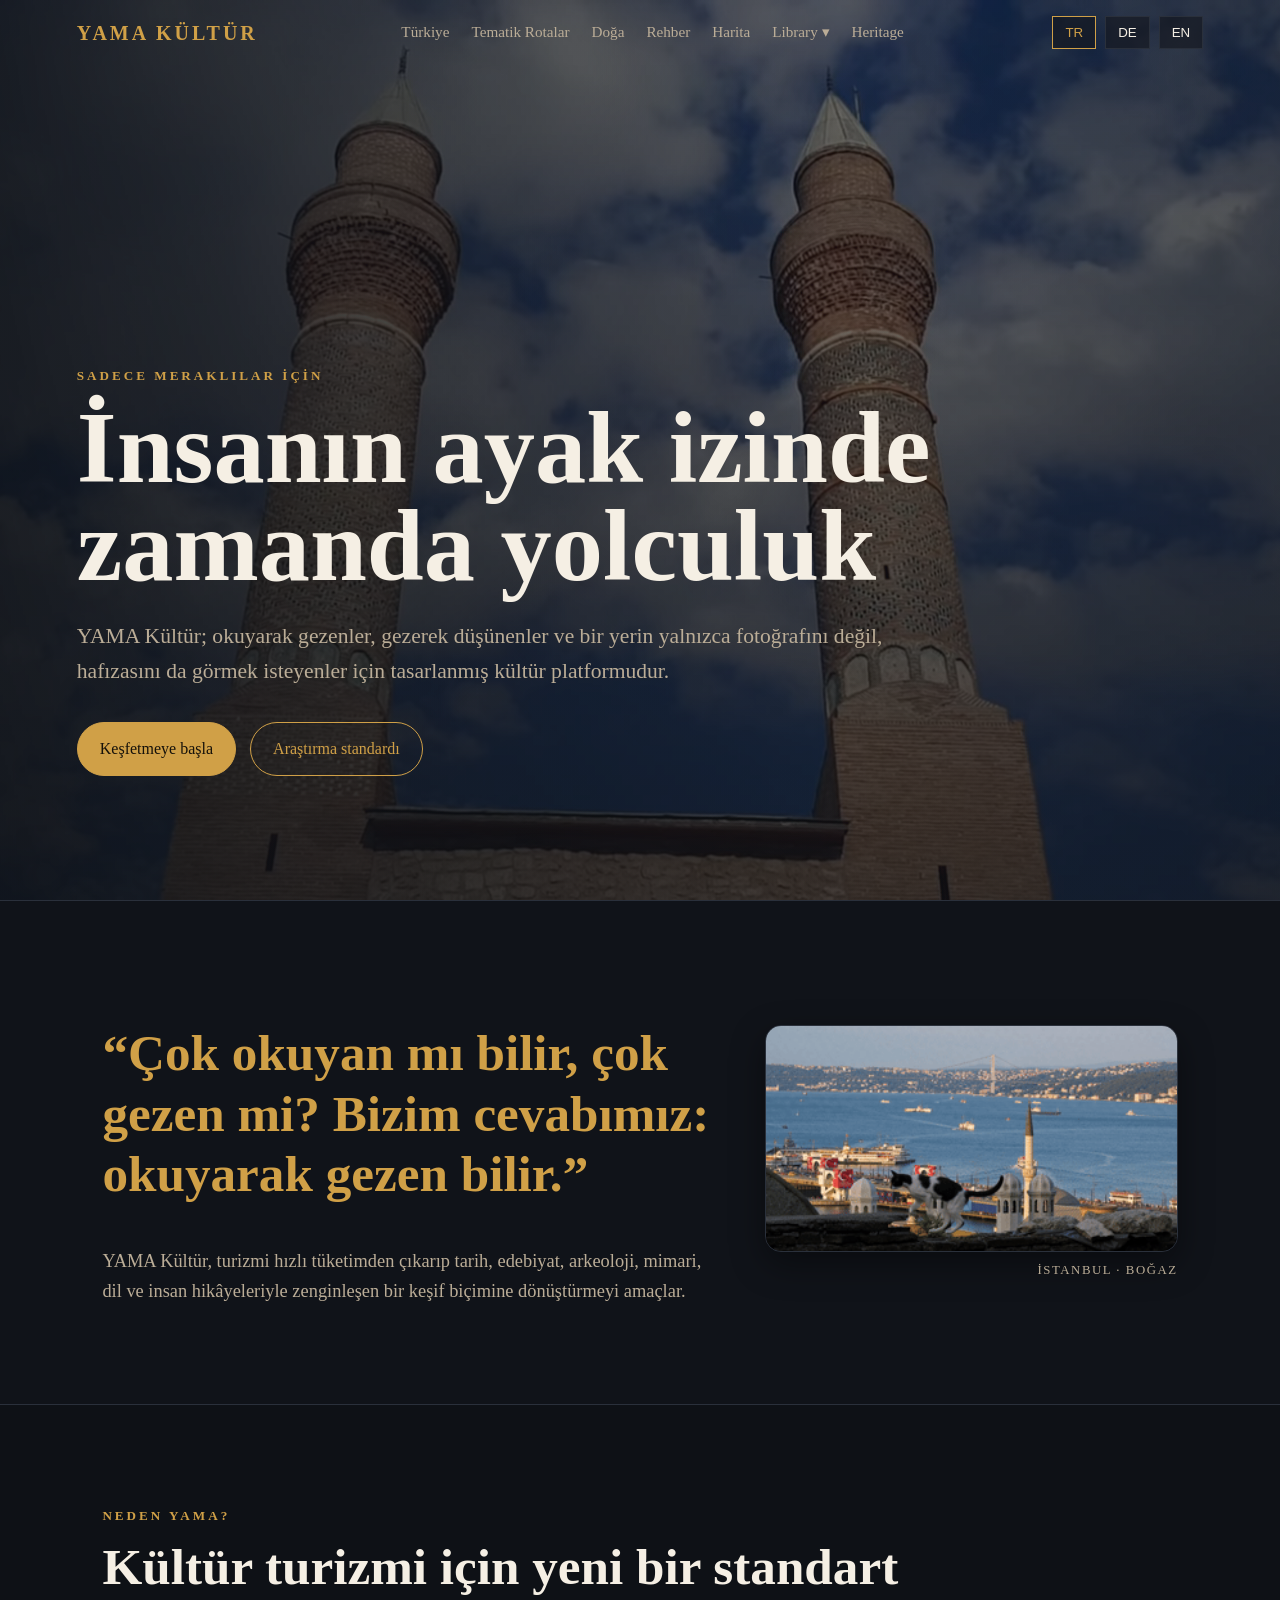
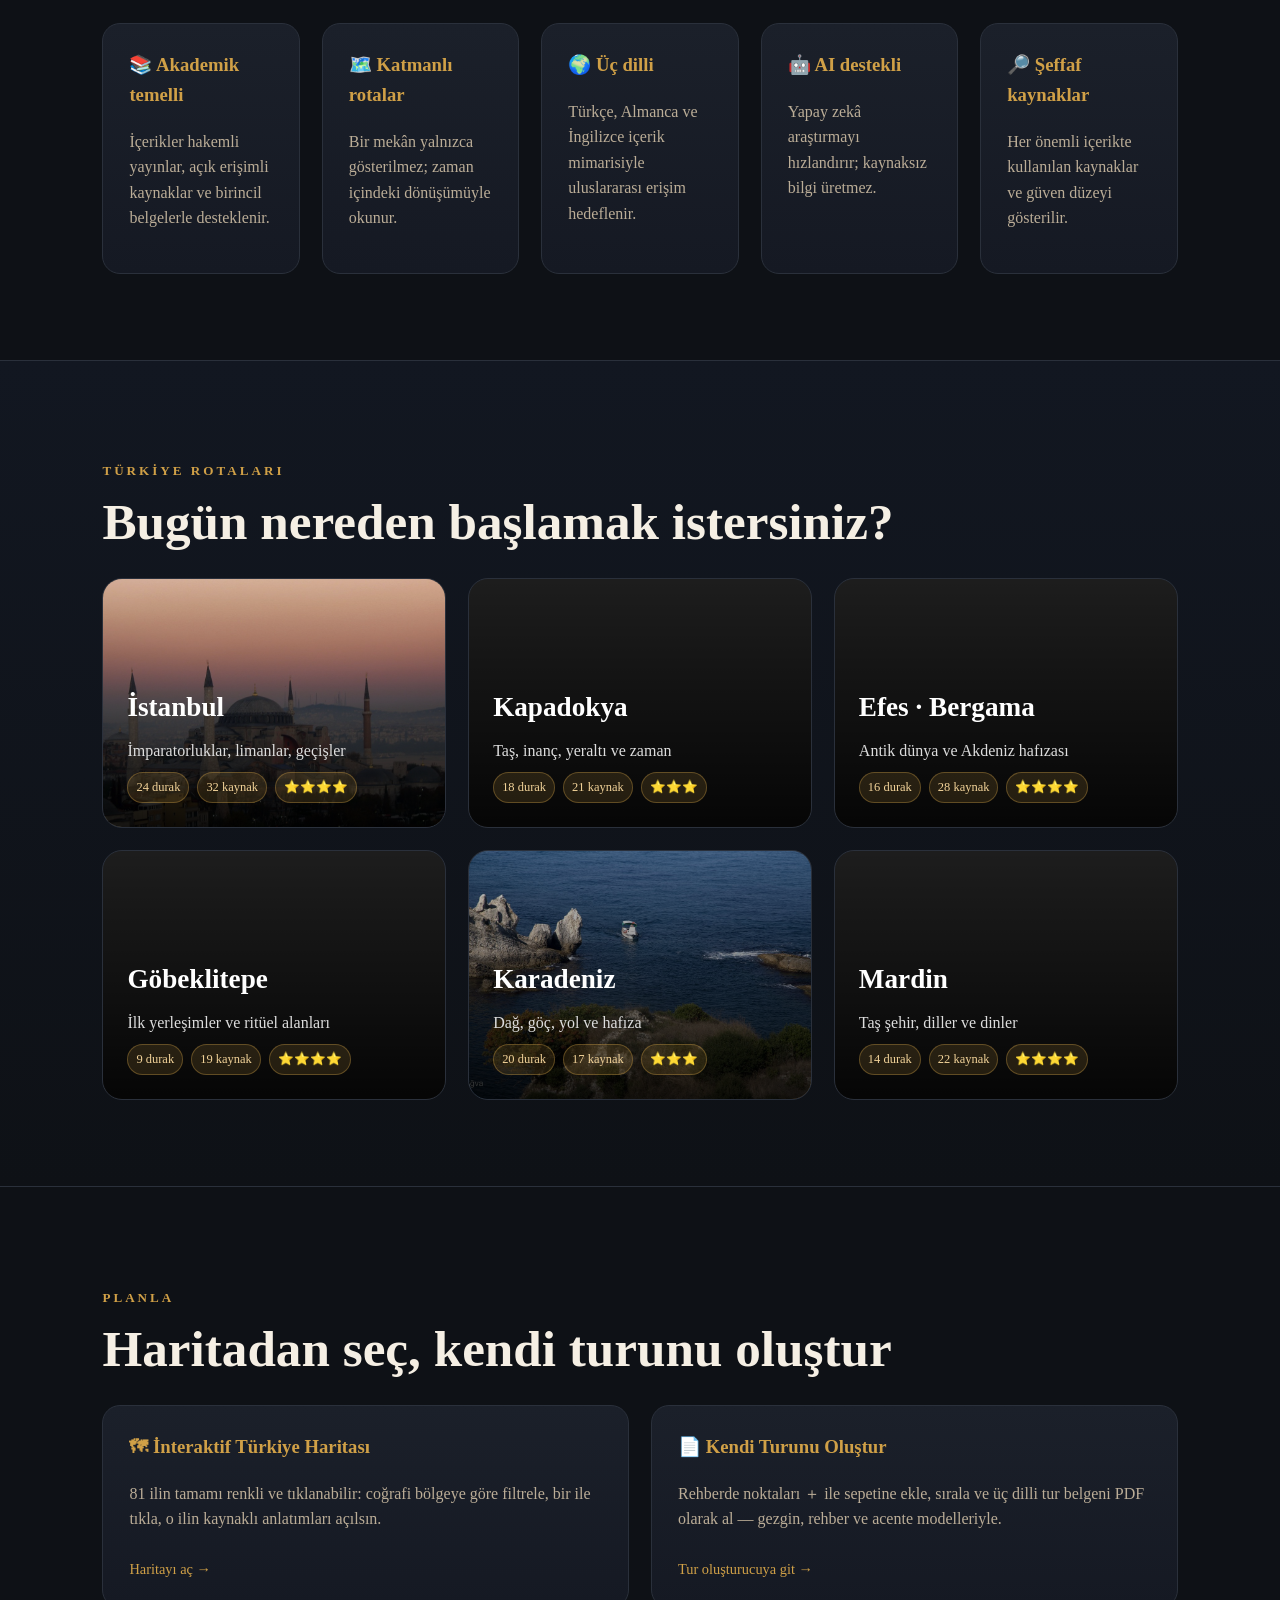
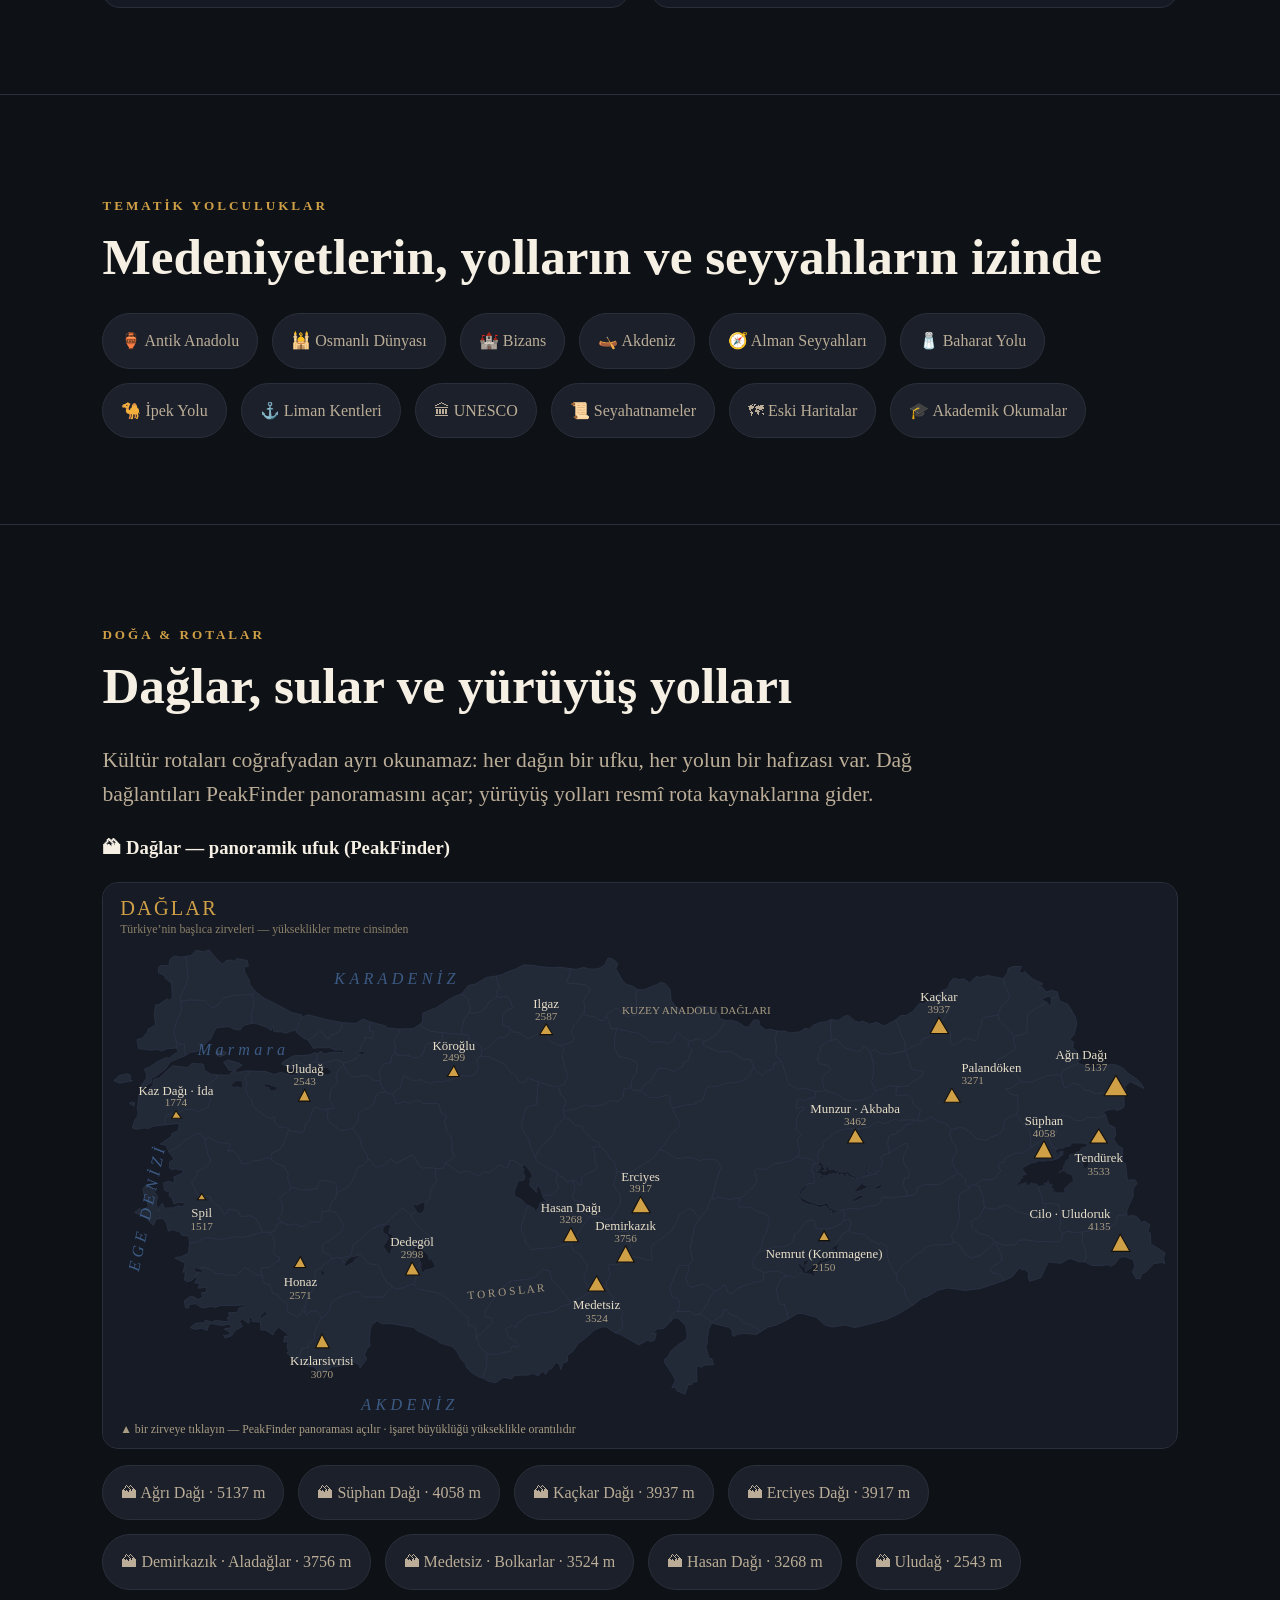
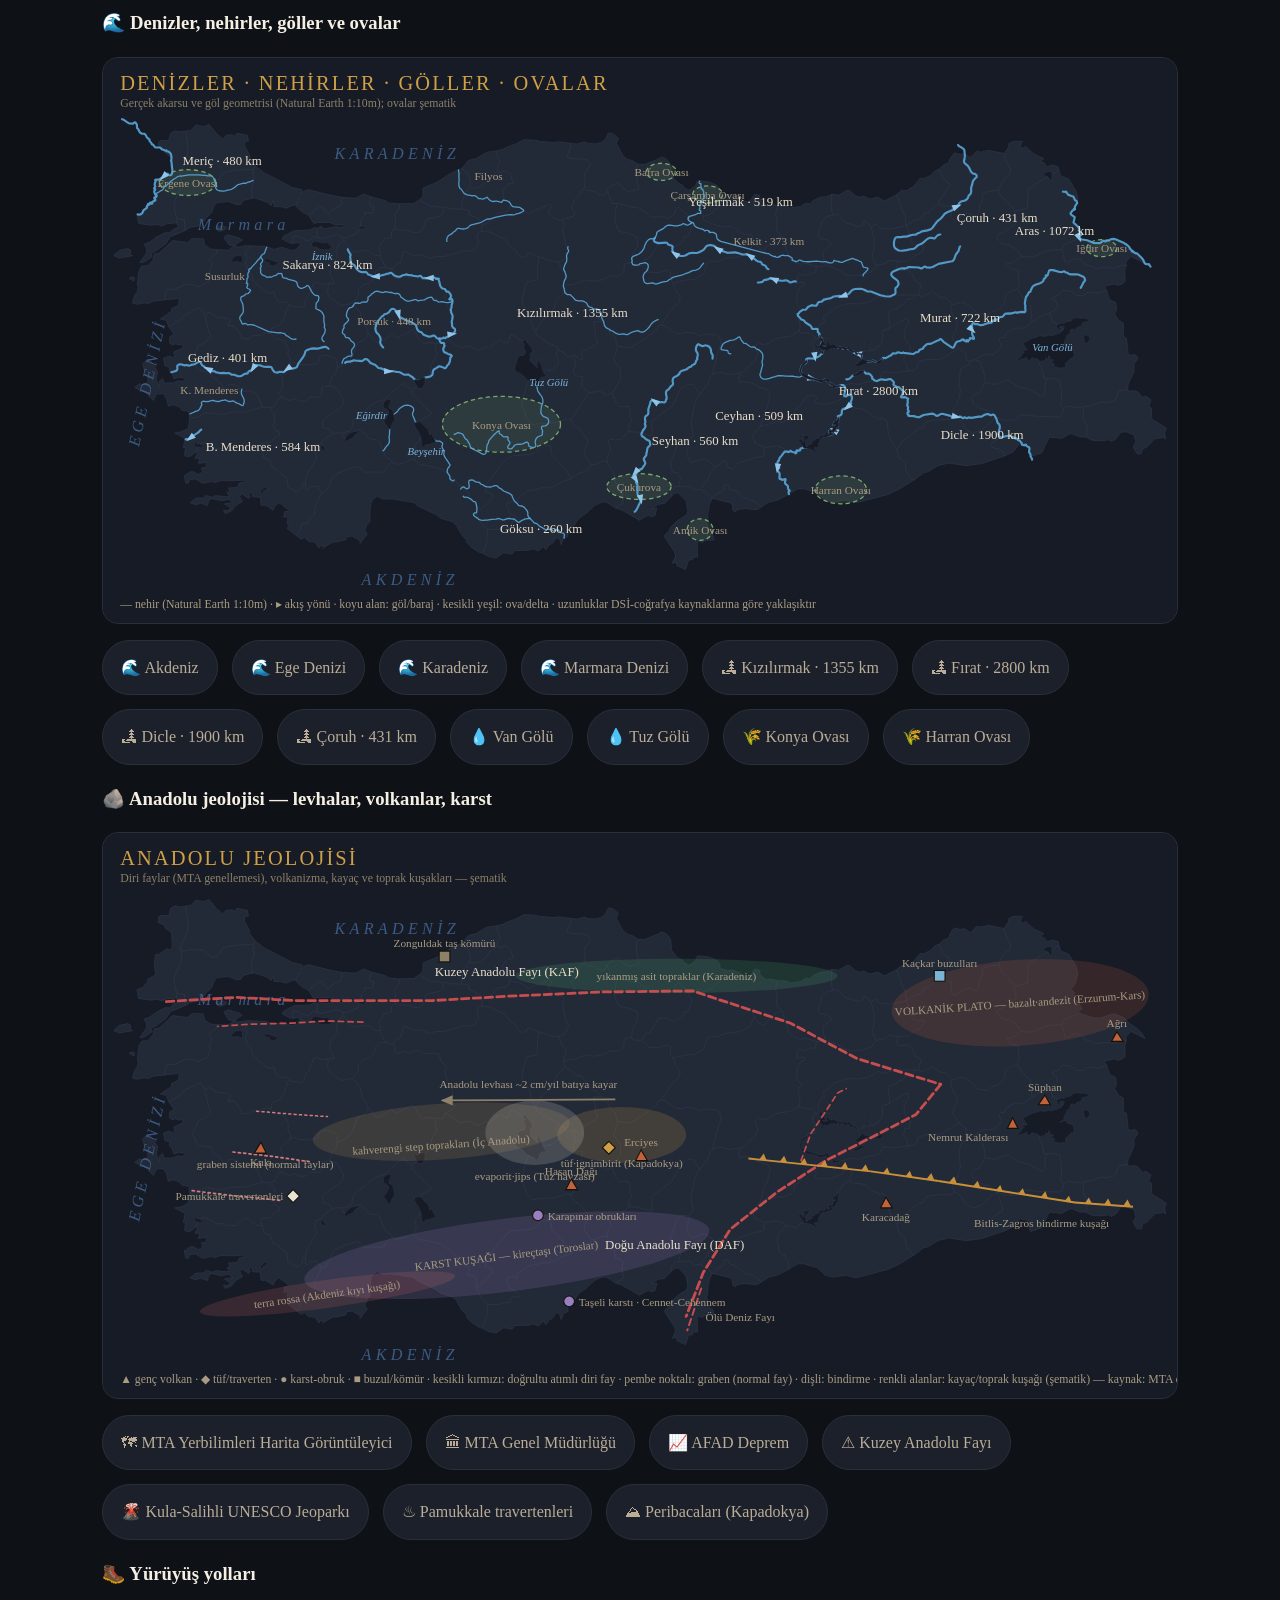
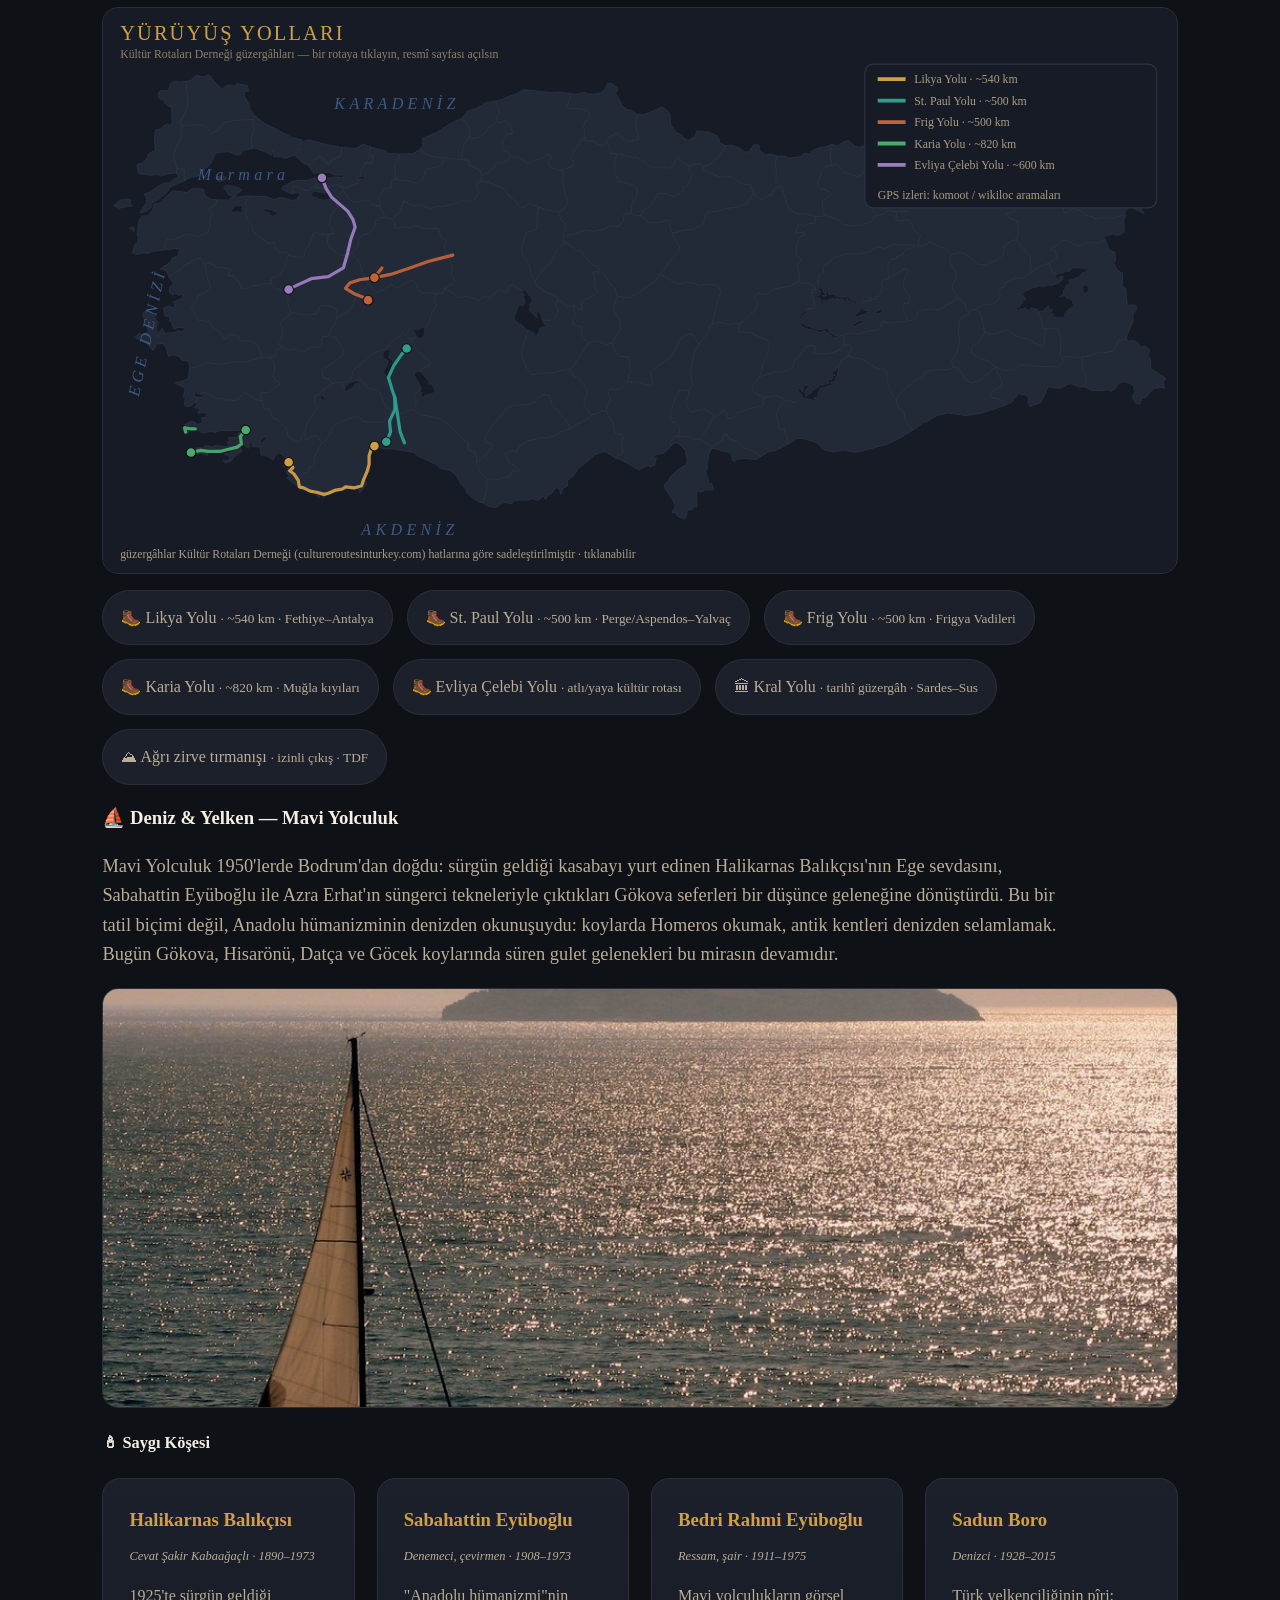
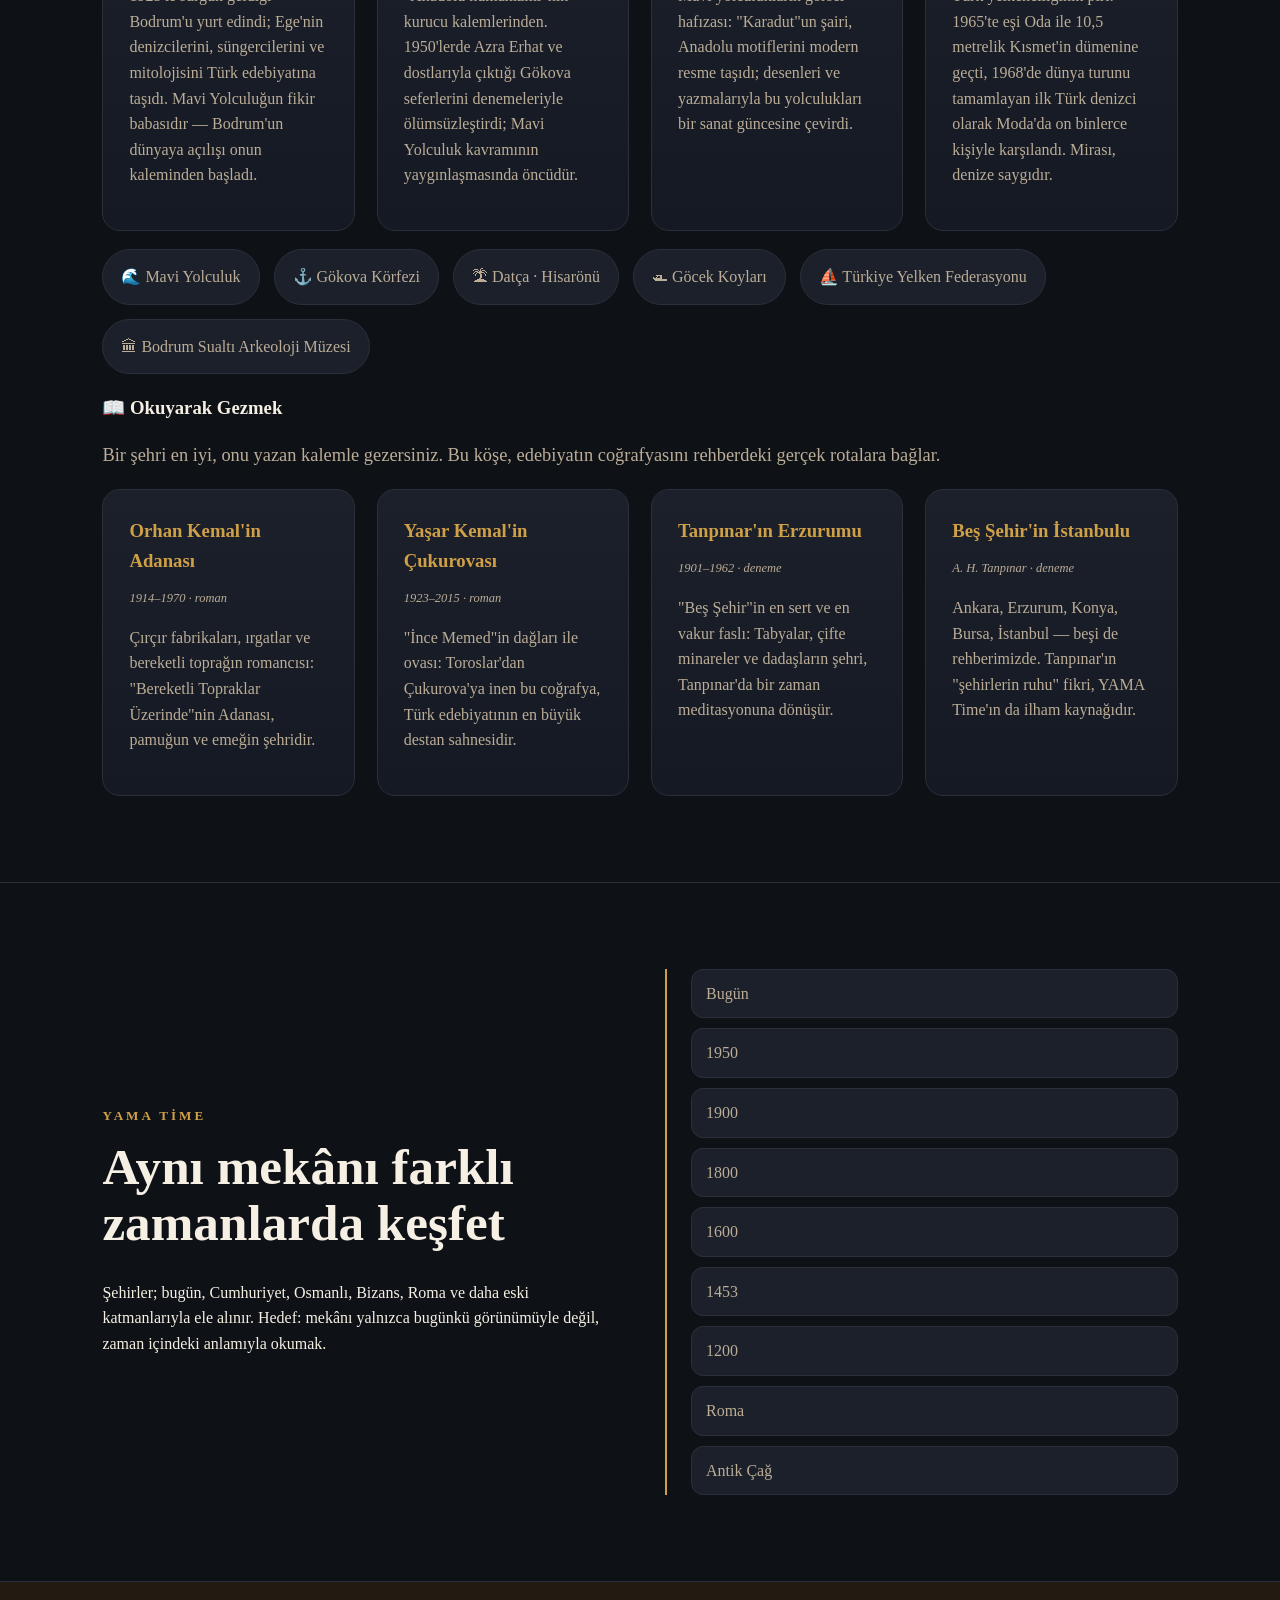
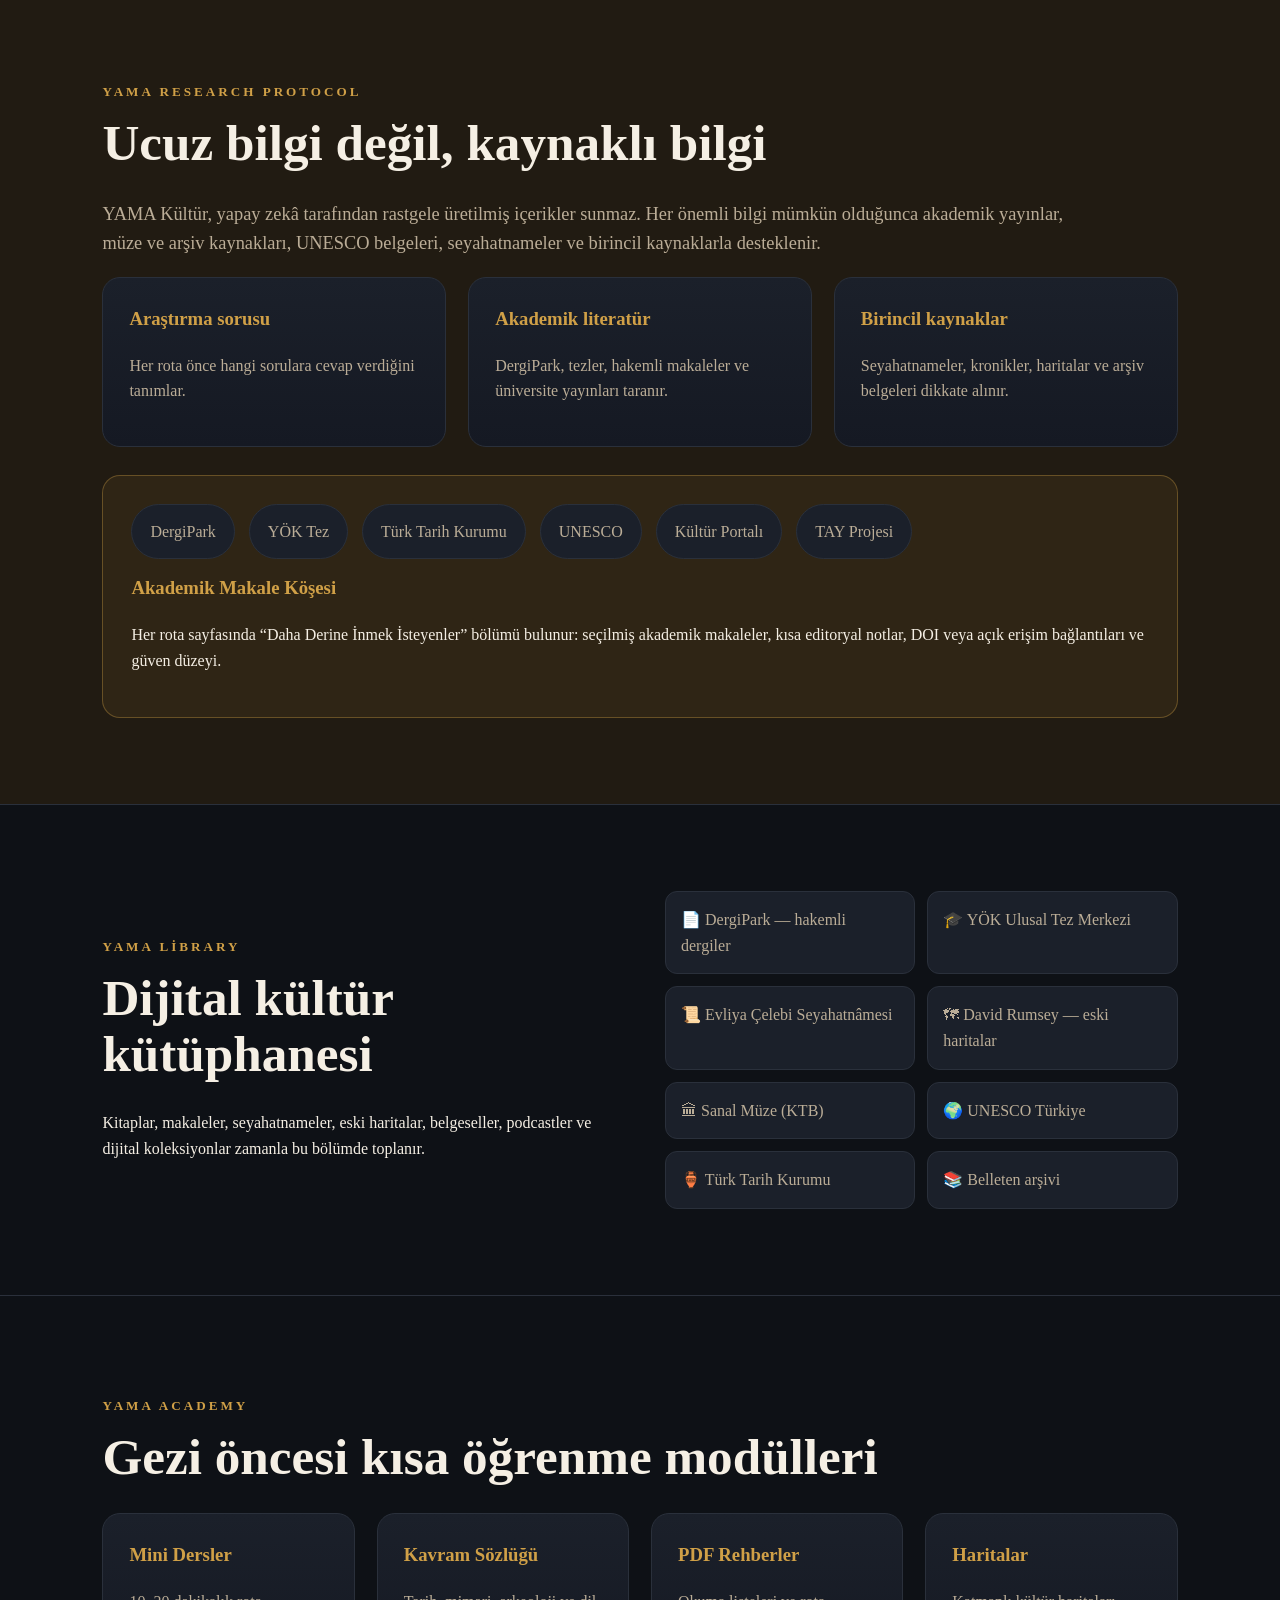
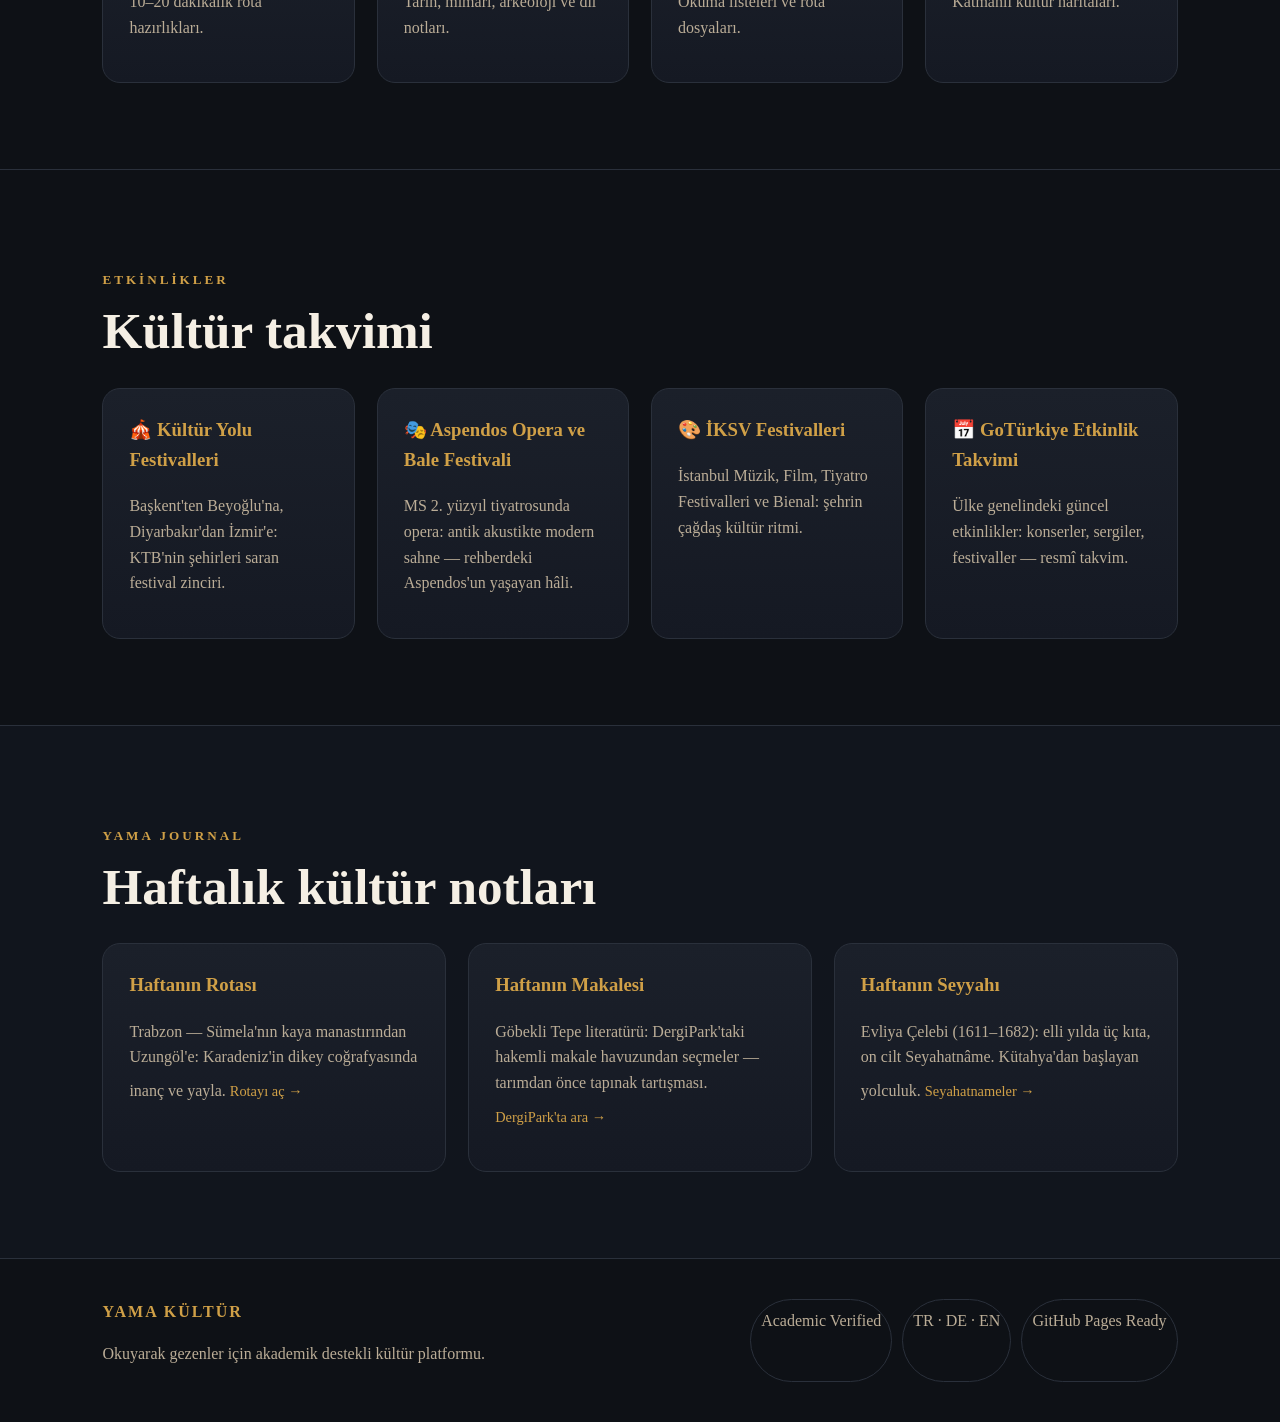
<file: index.html>
<!DOCTYPE html>
<html lang="tr">
<head>
  <meta charset="UTF-8" />
  <meta name="viewport" content="width=device-width, initial-scale=1.0" />
  <title>YAMA Kültür · Okuyarak Gezen Bilir</title>
  <meta name="description" content="YAMA Kültür: akademik kaynaklarla desteklenen, üç dilli kültür rotaları ve zamanda yolculuk platformu." />
  <link rel="stylesheet" href="style.css" />
</head>
<body>
  <header class="hero" id="home">
    <video class="hero-video" autoplay muted loop playsinline preload="auto" poster="hero-poster.jpg">
      <source src="hero.webm" type="video/webm" />
      <source src="hero.mp4" type="video/mp4" />
    </video>
    <div class="hero-slide" style="background-image:url('img/hero-siluet.jpg')"></div>
    <div class="hero-slide" style="background-image:url('img/hero-galata.jpg')"></div>
    <div class="hero-slide" style="background-image:url('img/hero-sultanahmet.jpg')"></div>
    <div class="hero-slide" style="background-image:url('https://images.unsplash.com/photo-1641128324972-af3212f0f6bd?auto=format&fit=crop&w=1800&q=80')"></div>
    <div class="hero-slide" style="background-image:url('img/hero-agva.jpg')"></div>
    <div class="hero-slide" style="background-image:url('img/hero-kizkulesi.jpg')"></div>
    <div class="hero-overlay"></div>
    <nav class="nav">
      <a class="logo" href="#home">YAMA KÜLTÜR</a>
      <div class="menu">
        <a href="#turkiye" data-i18n="navTurkey">Türkiye</a>
        <a href="#themes" data-i18n="navRoutes">Tematik Rotalar</a>
      <a href="#nature" data-i18n="navNature">Doğa</a>
      <a href="guide.html" data-i18n="navGuide">Rehber</a>
        <a href="harita.html" data-i18n="navMap">Harita</a>
        <div class="dd">
          <a href="#library">Library ▾</a>
          <div class="dd-menu">
            <a href="#time">YAMA Time</a>
            <a href="#research">Research</a>
            <a href="#library">Library</a>
            <a href="#journal">Journal</a>
            <a href="#etkinlik">Etkinlikler</a>
          </div>
        </div>
        <a href="dictionary/index.html">Heritage</a>
      </div>
      <div class="langs">
        <button data-lang="tr">TR</button>
        <button data-lang="de">DE</button>
        <button data-lang="en">EN</button>
      </div>
    </nav>

    <div class="hero-content">
      <p class="eyebrow" data-i18n="heroEyebrow">Sadece meraklılar için</p>
      <h1 data-i18n="heroTitle">İnsanın ayak izinde zamanda yolculuk</h1>
      <p class="lead" data-i18n="heroText">YAMA Kültür; okuyarak gezenler, gezerek düşünenler ve bir yerin yalnızca fotoğrafını değil, hafızasını da görmek isteyenler için tasarlanmış kültür platformudur.</p>
      <div class="hero-actions">
        <a class="btn primary" href="#turkiye" data-i18n="startExplore">Keşfetmeye başla</a>
        <a class="btn" href="#research" data-i18n="seeStandard">Araştırma standardı</a>
      </div>
    </div>
  </header>

  <main>
    <section class="intro intro-split">
      <div>
        <h2 data-i18n="quote">“Çok okuyan mı bilir, çok gezen mi? Bizim cevabımız: okuyarak gezen bilir.”</h2>
        <p data-i18n="introText">YAMA Kültür, turizmi hızlı tüketimden çıkarıp tarih, edebiyat, arkeoloji, mimari, dil ve insan hikâyeleriyle zenginleşen bir keşif biçimine dönüştürmeyi amaçlar.</p>
      </div>
      <figure class="intro-gif">
        <img src="img/bogaz-marti.gif" alt="İstanbul Boğazı ve martı — canlı kare" loading="lazy" />
        <figcaption>İstanbul · Boğaz</figcaption>
      </figure>
    </section>

    <section class="section" id="why">
      <p class="eyebrow" data-i18n="whyEyebrow">Neden YAMA?</p>
      <h2 data-i18n="whyTitle">Kültür turizmi için yeni bir standart</h2>
      <div class="grid five">
        <article class="card"><h3>📚 <span data-i18n="why1Title">Akademik temelli</span></h3><p data-i18n="why1Text">İçerikler hakemli yayınlar, açık erişimli kaynaklar ve birincil belgelerle desteklenir.</p></article>
        <article class="card"><h3>🗺️ <span data-i18n="why2Title">Katmanlı rotalar</span></h3><p data-i18n="why2Text">Bir mekân yalnızca gösterilmez; zaman içindeki dönüşümüyle okunur.</p></article>
        <article class="card"><h3>🌍 <span data-i18n="why3Title">Üç dilli</span></h3><p data-i18n="why3Text">Türkçe, Almanca ve İngilizce içerik mimarisiyle uluslararası erişim hedeflenir.</p></article>
        <article class="card"><h3>🤖 <span data-i18n="why4Title">AI destekli</span></h3><p data-i18n="why4Text">Yapay zekâ araştırmayı hızlandırır; kaynaksız bilgi üretmez.</p></article>
        <article class="card"><h3>🔎 <span data-i18n="why5Title">Şeffaf kaynaklar</span></h3><p data-i18n="why5Text">Her önemli içerikte kullanılan kaynaklar ve güven düzeyi gösterilir.</p></article>
      </div>
    </section>

    <section class="section highlight" id="turkiye">
      <p class="eyebrow" data-i18n="turkeyEyebrow">Türkiye rotaları</p>
      <h2 data-i18n="turkeyTitle">Bugün nereden başlamak istersiniz?</h2>
      <div class="route-grid" id="routeGrid"></div>
    </section>

    <section class="section" id="plan">
      <p class="eyebrow" data-i18n="planEyebrow">Planla</p>
      <h2 data-i18n="planTitle">Haritadan seç, kendi turunu oluştur</h2>
      <div class="grid two">
        <a class="card plan-card" href="harita.html">
          <h3>🗺 <span data-i18n="planMapT">İnteraktif Türkiye Haritası</span></h3>
          <p data-i18n="planMapD">81 ilin tamamı renkli ve tıklanabilir: coğrafi bölgeye göre filtrele, bir ile tıkla, o ilin kaynaklı anlatımları açılsın.</p>
          <span class="plan-go" data-i18n="planGoMap">Haritayı aç →</span>
        </a>
        <a class="card plan-card" href="guide.html">
          <h3>📄 <span data-i18n="planTourT">Kendi Turunu Oluştur</span></h3>
          <p data-i18n="planTourD">Rehberde noktaları ＋ ile sepetine ekle, sırala ve üç dilli tur belgeni PDF olarak al — gezgin, rehber ve acente modelleriyle.</p>
          <span class="plan-go" data-i18n="planGoTour">Tur oluşturucuya git →</span>
        </a>
      </div>
    </section>

    <section class="section" id="themes">
      <p class="eyebrow" data-i18n="themesEyebrow">Tematik yolculuklar</p>
      <h2 data-i18n="themesTitle">Medeniyetlerin, yolların ve seyyahların izinde</h2>
      <div class="pill-grid" id="themeGrid"></div>
    </section>

    <section class="section" id="nature">
      <p class="eyebrow" data-i18n="natureEyebrow">Doğa & Rotalar</p>
      <h2 data-i18n="natureTitle">Dağlar, sular ve yürüyüş yolları</h2>
      <p class="lead" data-i18n="natureText">Kültür rotaları coğrafyadan ayrı okunamaz: her dağın bir ufku, her yolun bir hafızası var. Dağ bağlantıları PeakFinder panoramasını açar; yürüyüş yolları resmî rota kaynaklarına gider.</p>
      <h3 class="subhead" data-i18n="mountainsTitle">🏔 Dağlar — panoramik ufuk (PeakFinder)</h3>
      <object class="nat-map" type="image/svg+xml" data="natdaglar.svg" aria-label="Türkiye dağlar haritası — zirveye tıklayın, PeakFinder açılır"></object>
      <div class="pill-grid" id="mountainGrid"></div>
      <h3 class="subhead" data-i18n="watersTitle">🌊 Denizler, nehirler, göller ve ovalar</h3>
      <img class="nat-map" src="natsular.svg" alt="Türkiye akarsular ve göller haritası" loading="lazy" />
      <div class="pill-grid" id="waterGrid"></div>
      <h3 class="subhead" data-i18n="geologyTitle">🪨 Anadolu jeolojisi — levhalar, volkanlar, karst</h3>
      <img class="nat-map" src="natjeoloji.svg" alt="Anadolu jeolojisi haritası" loading="lazy" />
      <div class="pill-grid" id="geologyGrid">
        <a class="pill" target="_blank" rel="noopener" href="http://yerbilimleri.mta.gov.tr/">🗺 MTA Yerbilimleri Harita Görüntüleyici</a>
        <a class="pill" target="_blank" rel="noopener" href="https://www.mta.gov.tr/">🏛 MTA Genel Müdürlüğü</a>
        <a class="pill" target="_blank" rel="noopener" href="https://deprem.afad.gov.tr/">📈 AFAD Deprem</a>
        <a class="pill" target="_blank" rel="noopener" href="https://tr.wikipedia.org/wiki/Kuzey_Anadolu_Fay%C4%B1">⚠ Kuzey Anadolu Fayı</a>
        <a class="pill" target="_blank" rel="noopener" href="https://tr.wikipedia.org/wiki/Kula-Salihli_Jeoparkı">🌋 Kula-Salihli UNESCO Jeoparkı</a>
        <a class="pill" target="_blank" rel="noopener" href="https://tr.wikipedia.org/wiki/Pamukkale">♨ Pamukkale travertenleri</a>
        <a class="pill" target="_blank" rel="noopener" href="https://tr.wikipedia.org/wiki/Peribacas%C4%B1">⛰ Peribacaları (Kapadokya)</a>
      </div>
      <h3 class="subhead" data-i18n="trailsTitle">🥾 Yürüyüş yolları</h3>
      <object class="nat-map" type="image/svg+xml" data="natyollar.svg" aria-label="Yürüyüş rotaları haritası — rotaya tıklayın, resmî sayfası açılır"></object>
      <div class="pill-grid" id="trailGrid"></div>

      <h3 class="subhead" data-i18n="seaTitle">⛵ Deniz & Yelken — Mavi Yolculuk</h3>
      <p class="wide" data-i18n="seaStory">Mavi Yolculuk 1950'lerde Bodrum'dan doğdu: sürgün geldiği kasabayı yurt edinen Halikarnas Balıkçısı'nın Ege sevdasını, Sabahattin Eyüboğlu ile Azra Erhat'ın süngerci tekneleriyle çıktıkları Gökova seferleri bir düşünce geleneğine dönüştürdü. Bu bir tatil biçimi değil, Anadolu hümanizminin denizden okunuşuydu: koylarda Homeros okumak, antik kentleri denizden selamlamak. Bugün Gökova, Hisarönü, Datça ve Göcek koylarında süren gulet gelenekleri bu mirasın devamıdır.</p>
      <img class="nat-map" src="img/mavi-yolculuk.jpg" alt="Yelkenli ve Kız Kulesi — Mavi Yolculuk" loading="lazy" style="max-height:420px;object-fit:cover" />
      <h4 class="subhead" style="font-size:1.02rem" data-i18n="tributeTitle">🕯 Saygı Köşesi</h4>
      <div class="grid four">
        <article class="card"><h3>Halikarnas Balıkçısı</h3><span class="who">Cevat Şakir Kabaağaçlı · 1890–1973</span><p>1925'te sürgün geldiği Bodrum'u yurt edindi; Ege'nin denizcilerini, süngercilerini ve mitolojisini Türk edebiyatına taşıdı. Mavi Yolculuğun fikir babasıdır — Bodrum'un dünyaya açılışı onun kaleminden başladı.</p></article>
        <article class="card"><h3>Sabahattin Eyüboğlu</h3><span class="who">Denemeci, çevirmen · 1908–1973</span><p>"Anadolu hümanizmi"nin kurucu kalemlerinden. 1950'lerde Azra Erhat ve dostlarıyla çıktığı Gökova seferlerini denemeleriyle ölümsüzleştirdi; Mavi Yolculuk kavramının yaygınlaşmasında öncüdür.</p></article>
        <article class="card"><h3>Bedri Rahmi Eyüboğlu</h3><span class="who">Ressam, şair · 1911–1975</span><p>Mavi yolculukların görsel hafızası: "Karadut"un şairi, Anadolu motiflerini modern resme taşıdı; desenleri ve yazmalarıyla bu yolculukları bir sanat güncesine çevirdi.</p></article>
        <article class="card"><h3>Sadun Boro</h3><span class="who">Denizci · 1928–2015</span><p>Türk yelkenciliğinin pîri: 1965'te eşi Oda ile 10,5 metrelik Kısmet'in dümenine geçti, 1968'de dünya turunu tamamlayan ilk Türk denizci olarak Moda'da on binlerce kişiyle karşılandı. Mirası, denize saygıdır.</p></article>
      </div>
      <div class="pill-grid" style="margin-top:18px">
        <a class="pill" target="_blank" rel="noopener" href="https://tr.wikipedia.org/wiki/Mavi_Yolculuk">🌊 Mavi Yolculuk</a>
        <a class="pill" target="_blank" rel="noopener" href="https://tr.wikipedia.org/wiki/G%C3%B6kova_K%C3%B6rfezi">⚓ Gökova Körfezi</a>
        <a class="pill" target="_blank" rel="noopener" href="https://tr.wikipedia.org/wiki/Dat%C3%A7a">🏝 Datça · Hisarönü</a>
        <a class="pill" target="_blank" rel="noopener" href="https://tr.wikipedia.org/wiki/G%C3%B6cek">🛥 Göcek Koyları</a>
        <a class="pill" target="_blank" rel="noopener" href="https://www.tyf.org.tr/">⛵ Türkiye Yelken Federasyonu</a>
        <a class="pill" target="_blank" rel="noopener" href="https://bodrummuzesi.ktb.gov.tr/">🏛 Bodrum Sualtı Arkeoloji Müzesi</a>
      </div>

      <h3 class="subhead">📖 Okuyarak Gezmek</h3>
      <p class="wide">Bir şehri en iyi, onu yazan kalemle gezersiniz. Bu köşe, edebiyatın coğrafyasını rehberdeki gerçek rotalara bağlar.</p>
      <div class="grid four">
        <a class="card plan-card" href="guide.html?region=adana"><h3>Orhan Kemal'in Adanası</h3><span class="who">1914–1970 · roman</span><p>Çırçır fabrikaları, ırgatlar ve bereketli toprağın romancısı: "Bereketli Topraklar Üzerinde"nin Adanası, pamuğun ve emeğin şehridir.</p></a>
        <a class="card plan-card" href="guide.html?region=adana"><h3>Yaşar Kemal'in Çukurovası</h3><span class="who">1923–2015 · roman</span><p>"İnce Memed"in dağları ile ovası: Toroslar'dan Çukurova'ya inen bu coğrafya, Türk edebiyatının en büyük destan sahnesidir.</p></a>
        <a class="card plan-card" href="guide.html?region=erzurum"><h3>Tanpınar'ın Erzurumu</h3><span class="who">1901–1962 · deneme</span><p>"Beş Şehir"in en sert ve en vakur faslı: Tabyalar, çifte minareler ve dadaşların şehri, Tanpınar'da bir zaman meditasyonuna dönüşür.</p></a>
        <a class="card plan-card" href="guide.html?region=istanbul"><h3>Beş Şehir'in İstanbulu</h3><span class="who">A. H. Tanpınar · deneme</span><p>Ankara, Erzurum, Konya, Bursa, İstanbul — beşi de rehberimizde. Tanpınar'ın "şehirlerin ruhu" fikri, YAMA Time'ın da ilham kaynağıdır.</p></a>
      </div>
    </section>

    <section class="section split" id="time">
      <div>
        <p class="eyebrow">YAMA Time</p>
        <h2 data-i18n="timeTitle">Aynı mekânı farklı zamanlarda keşfet</h2>
        <p data-i18n="timeText">Şehirler; bugün, Cumhuriyet, Osmanlı, Bizans, Roma ve daha eski katmanlarıyla ele alınır. Hedef: mekânı yalnızca bugünkü görünümüyle değil, zaman içindeki anlamıyla okumak.</p>
      </div>
      <div class="timeline">
        <span>Bugün</span><span>1950</span><span>1900</span><span>1800</span><span>1600</span><span>1453</span><span>1200</span><span>Roma</span><span>Antik Çağ</span>
      </div>
    </section>

    <section class="section research" id="research">
      <p class="eyebrow" data-i18n="researchEyebrow">YAMA Research Protocol</p>
      <h2 data-i18n="researchTitle">Ucuz bilgi değil, kaynaklı bilgi</h2>
      <p class="wide" data-i18n="researchText">YAMA Kültür, yapay zekâ tarafından rastgele üretilmiş içerikler sunmaz. Her önemli bilgi mümkün olduğunca akademik yayınlar, müze ve arşiv kaynakları, UNESCO belgeleri, seyahatnameler ve birincil kaynaklarla desteklenir.</p>
      <div class="grid three">
        <article class="card"><h3 data-i18n="rp1">Araştırma sorusu</h3><p data-i18n="rp1t">Her rota önce hangi sorulara cevap verdiğini tanımlar.</p></article>
        <article class="card"><h3 data-i18n="rp2">Akademik literatür</h3><p data-i18n="rp2t">DergiPark, tezler, hakemli makaleler ve üniversite yayınları taranır.</p></article>
        <article class="card"><h3 data-i18n="rp3">Birincil kaynaklar</h3><p data-i18n="rp3t">Seyahatnameler, kronikler, haritalar ve arşiv belgeleri dikkate alınır.</p></article>
      </div>
      <div class="source-box">
        <p style="margin:0 0 14px" class="pill-grid">
          <a class="pill" target="_blank" rel="noopener" href="https://dergipark.org.tr/">DergiPark</a>
          <a class="pill" target="_blank" rel="noopener" href="https://tez.yok.gov.tr/">YÖK Tez</a>
          <a class="pill" target="_blank" rel="noopener" href="https://www.ttk.gov.tr/">Türk Tarih Kurumu</a>
          <a class="pill" target="_blank" rel="noopener" href="https://whc.unesco.org/">UNESCO</a>
          <a class="pill" target="_blank" rel="noopener" href="https://www.kulturportali.gov.tr/">Kültür Portalı</a>
          <a class="pill" target="_blank" rel="noopener" href="http://www.tayproject.org/">TAY Projesi</a>
        </p>
        <h3 data-i18n="articleCorner">Akademik Makale Köşesi</h3>
        <p data-i18n="articleCornerText">Her rota sayfasında “Daha Derine İnmek İsteyenler” bölümü bulunur: seçilmiş akademik makaleler, kısa editoryal notlar, DOI veya açık erişim bağlantıları ve güven düzeyi.</p>
      </div>
    </section>

    <section class="section split" id="library">
      <div>
        <p class="eyebrow">YAMA Library</p>
        <h2 data-i18n="libraryTitle">Dijital kültür kütüphanesi</h2>
        <p data-i18n="libraryText">Kitaplar, makaleler, seyahatnameler, eski haritalar, belgeseller, podcastler ve dijital koleksiyonlar zamanla bu bölümde toplanır.</p>
      </div>
      <div class="library-list">
        <a target="_blank" rel="noopener" href="https://dergipark.org.tr/">📄 DergiPark — hakemli dergiler</a>
        <a target="_blank" rel="noopener" href="https://tez.yok.gov.tr/">🎓 YÖK Ulusal Tez Merkezi</a>
        <a target="_blank" rel="noopener" href="https://tr.wikipedia.org/wiki/Seyahatn%C3%A2me">📜 Evliya Çelebi Seyahatnâmesi</a>
        <a target="_blank" rel="noopener" href="https://www.davidrumsey.com/">🗺 David Rumsey — eski haritalar</a>
        <a target="_blank" rel="noopener" href="https://sanalmuze.gov.tr/">🏛 Sanal Müze (KTB)</a>
        <a target="_blank" rel="noopener" href="https://whc.unesco.org/en/statesparties/tr">🌍 UNESCO Türkiye</a>
        <a target="_blank" rel="noopener" href="https://www.ttk.gov.tr/">🏺 Türk Tarih Kurumu</a>
        <a target="_blank" rel="noopener" href="https://belleten.gov.tr/">📚 Belleten arşivi</a>
      </div>
    </section>

    <section class="section" id="academy">
      <p class="eyebrow">YAMA Academy</p>
      <h2 data-i18n="academyTitle">Gezi öncesi kısa öğrenme modülleri</h2>
      <div class="grid four">
        <article class="card"><h3>Mini Dersler</h3><p data-i18n="academy1">10–20 dakikalık rota hazırlıkları.</p></article>
        <article class="card"><h3>Kavram Sözlüğü</h3><p data-i18n="academy2">Tarih, mimari, arkeoloji ve dil notları.</p></article>
        <article class="card"><h3>PDF Rehberler</h3><p data-i18n="academy3">Okuma listeleri ve rota dosyaları.</p></article>
        <article class="card"><h3>Haritalar</h3><p data-i18n="academy4">Katmanlı kültür haritaları.</p></article>
      </div>
    </section>

    <section class="section" id="etkinlik">
      <p class="eyebrow">Etkinlikler</p>
      <h2>Kültür takvimi</h2>
      <div class="grid four">
        <a class="card plan-card" target="_blank" rel="noopener" href="https://kulturyolufestivali.com/"><h3>🎪 Kültür Yolu Festivalleri</h3><p>Başkent'ten Beyoğlu'na, Diyarbakır'dan İzmir'e: KTB'nin şehirleri saran festival zinciri.</p></a>
        <a class="card plan-card" target="_blank" rel="noopener" href="https://tr.wikipedia.org/wiki/Uluslararas%C4%B1_Aspendos_Opera_ve_Bale_Festivali"><h3>🎭 Aspendos Opera ve Bale Festivali</h3><p>MS 2. yüzyıl tiyatrosunda opera: antik akustikte modern sahne — rehberdeki Aspendos'un yaşayan hâli.</p></a>
        <a class="card plan-card" target="_blank" rel="noopener" href="https://www.iksv.org/"><h3>🎨 İKSV Festivalleri</h3><p>İstanbul Müzik, Film, Tiyatro Festivalleri ve Bienal: şehrin çağdaş kültür ritmi.</p></a>
        <a class="card plan-card" target="_blank" rel="noopener" href="https://goturkiye.com/turkiye-events"><h3>📅 GoTürkiye Etkinlik Takvimi</h3><p>Ülke genelindeki güncel etkinlikler: konserler, sergiler, festivaller — resmî takvim.</p></a>
      </div>
    </section>

    <section class="section journal" id="journal">
      <p class="eyebrow">YAMA Journal</p>
      <h2 data-i18n="journalTitle">Haftalık kültür notları</h2>
      <div class="grid three">
        <a class="card feature plan-card" href="guide.html?region=trabzon"><h3 data-i18n="journal1">Haftanın Rotası</h3><p>Trabzon — Sümela'nın kaya manastırından Uzungöl'e: Karadeniz'in dikey coğrafyasında inanç ve yayla. <span class="plan-go">Rotayı aç →</span></p></a>
        <a class="card feature plan-card" target="_blank" rel="noopener" href="https://dergipark.org.tr/tr/search?q=g%C3%B6bekli+tepe"><h3 data-i18n="journal2">Haftanın Makalesi</h3><p>Göbekli Tepe literatürü: DergiPark'taki hakemli makale havuzundan seçmeler — tarımdan önce tapınak tartışması. <span class="plan-go">DergiPark'ta ara →</span></p></a>
        <a class="card feature plan-card" href="tema.html?t=seyahatname"><h3 data-i18n="journal3">Haftanın Seyyahı</h3><p>Evliya Çelebi (1611–1682): elli yılda üç kıta, on cilt Seyahatnâme. Kütahya'dan başlayan yolculuk. <span class="plan-go">Seyahatnameler →</span></p></a>
      </div>
    </section>
  </main>

  <footer class="footer">
    <div>
      <strong>YAMA KÜLTÜR</strong>
      <p data-i18n="footerText">Okuyarak gezenler için akademik destekli kültür platformu.</p>
    </div>
    <div class="badges"><span>Academic Verified</span><span>TR · DE · EN</span><span>GitHub Pages Ready</span></div>
  </footer>
  <script src="script.js"></script>
</body>
</html>
</file>
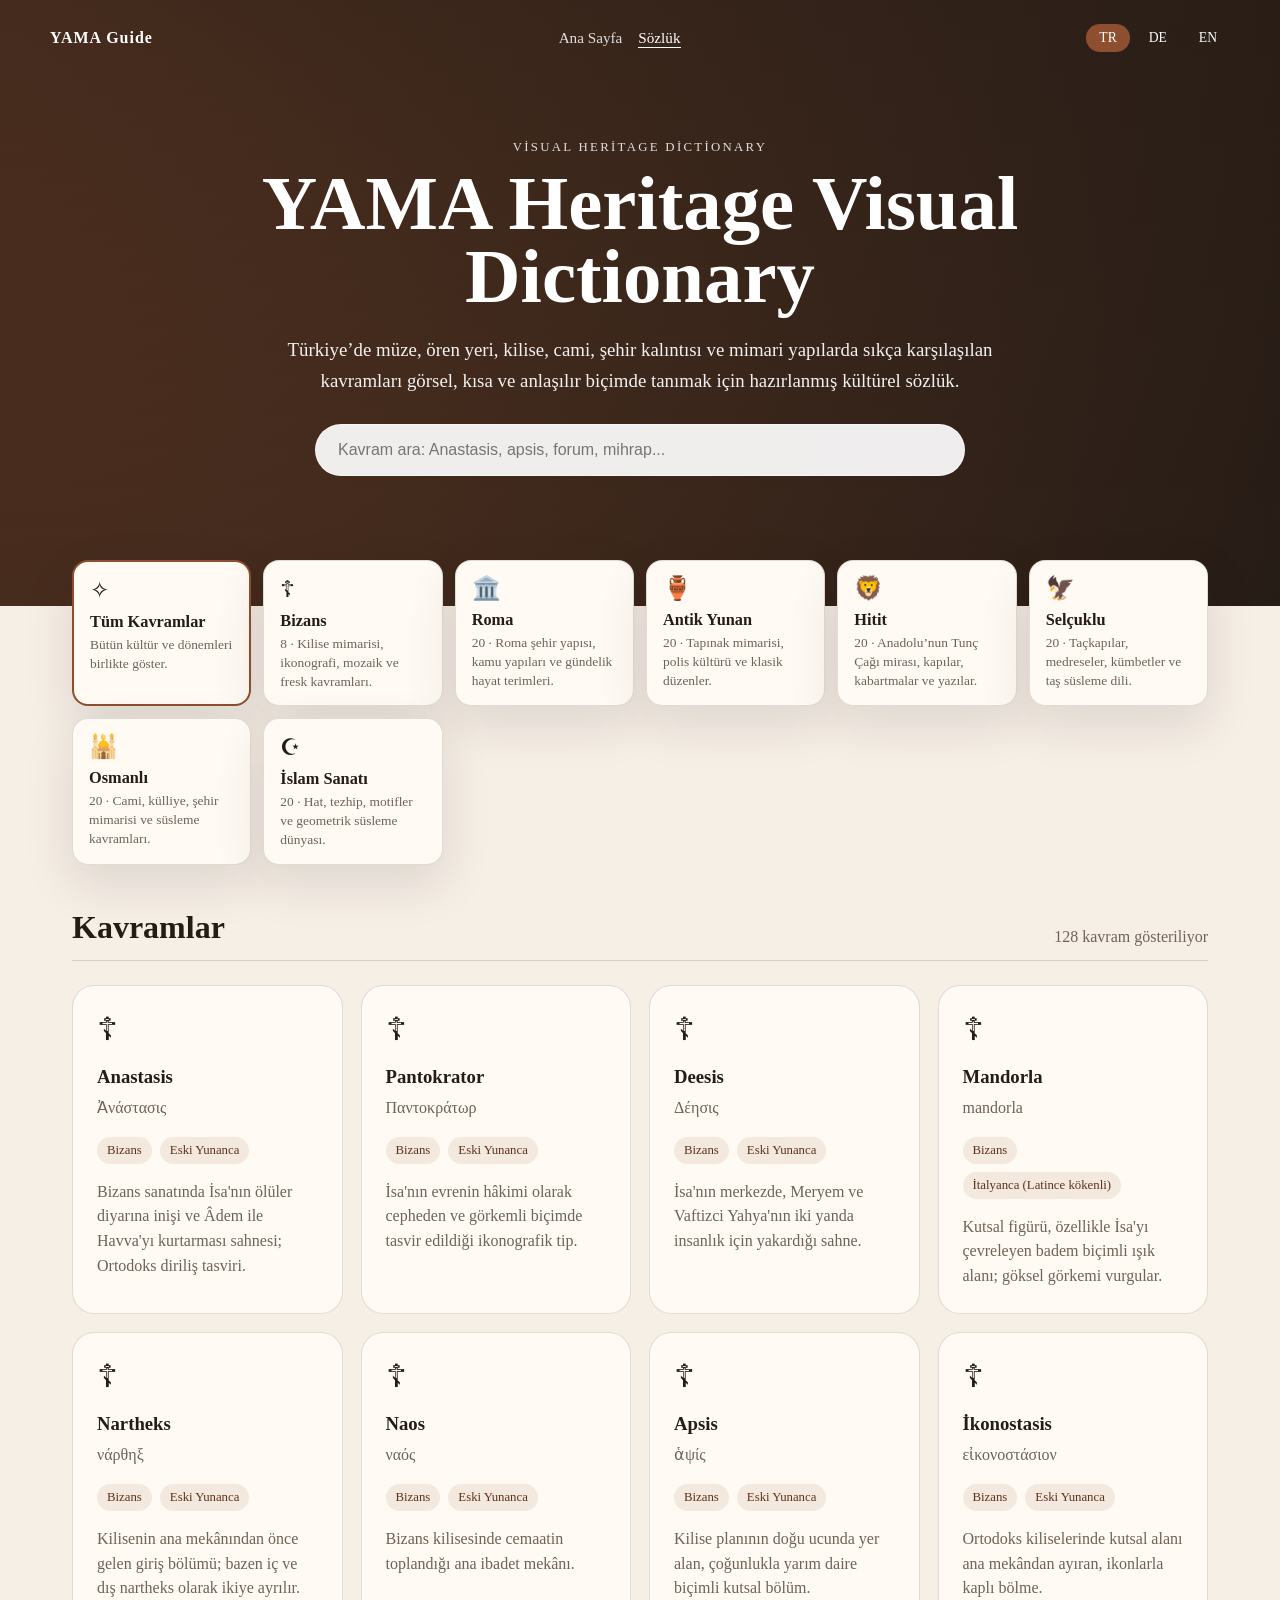
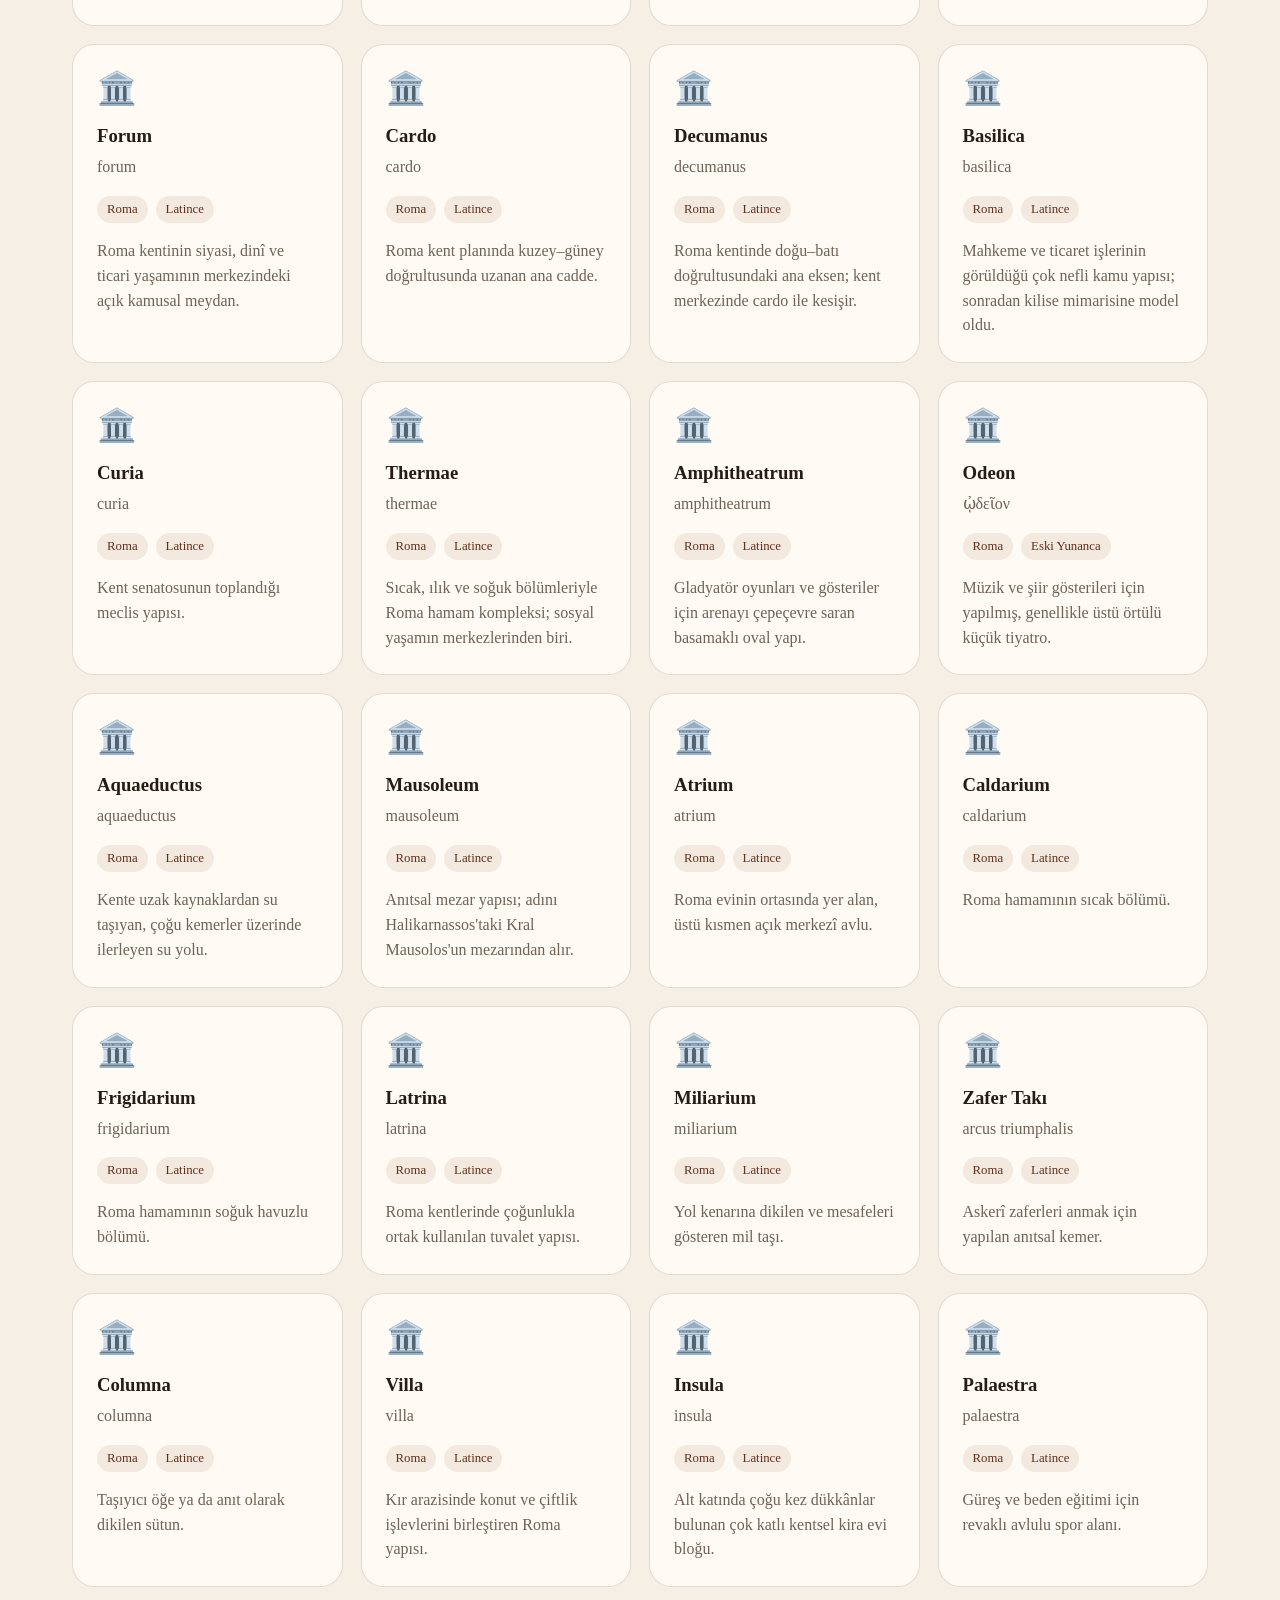
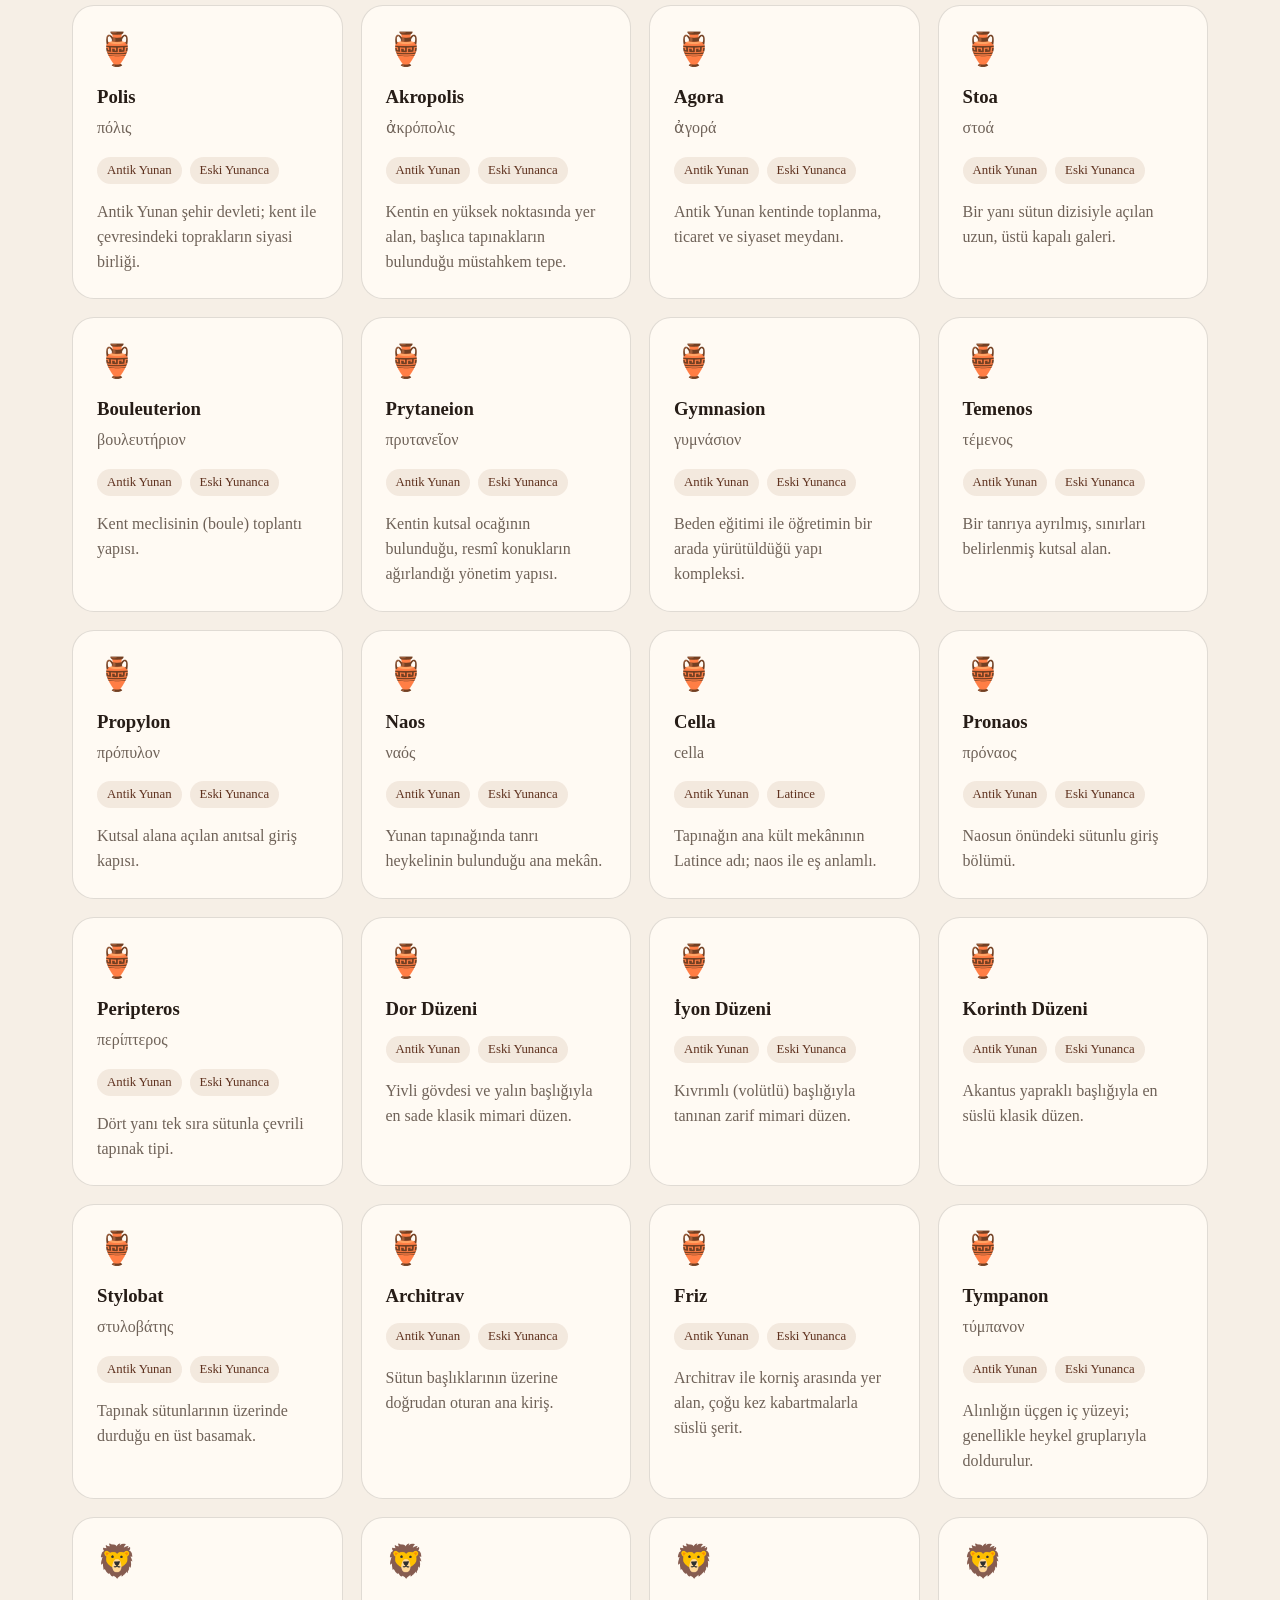
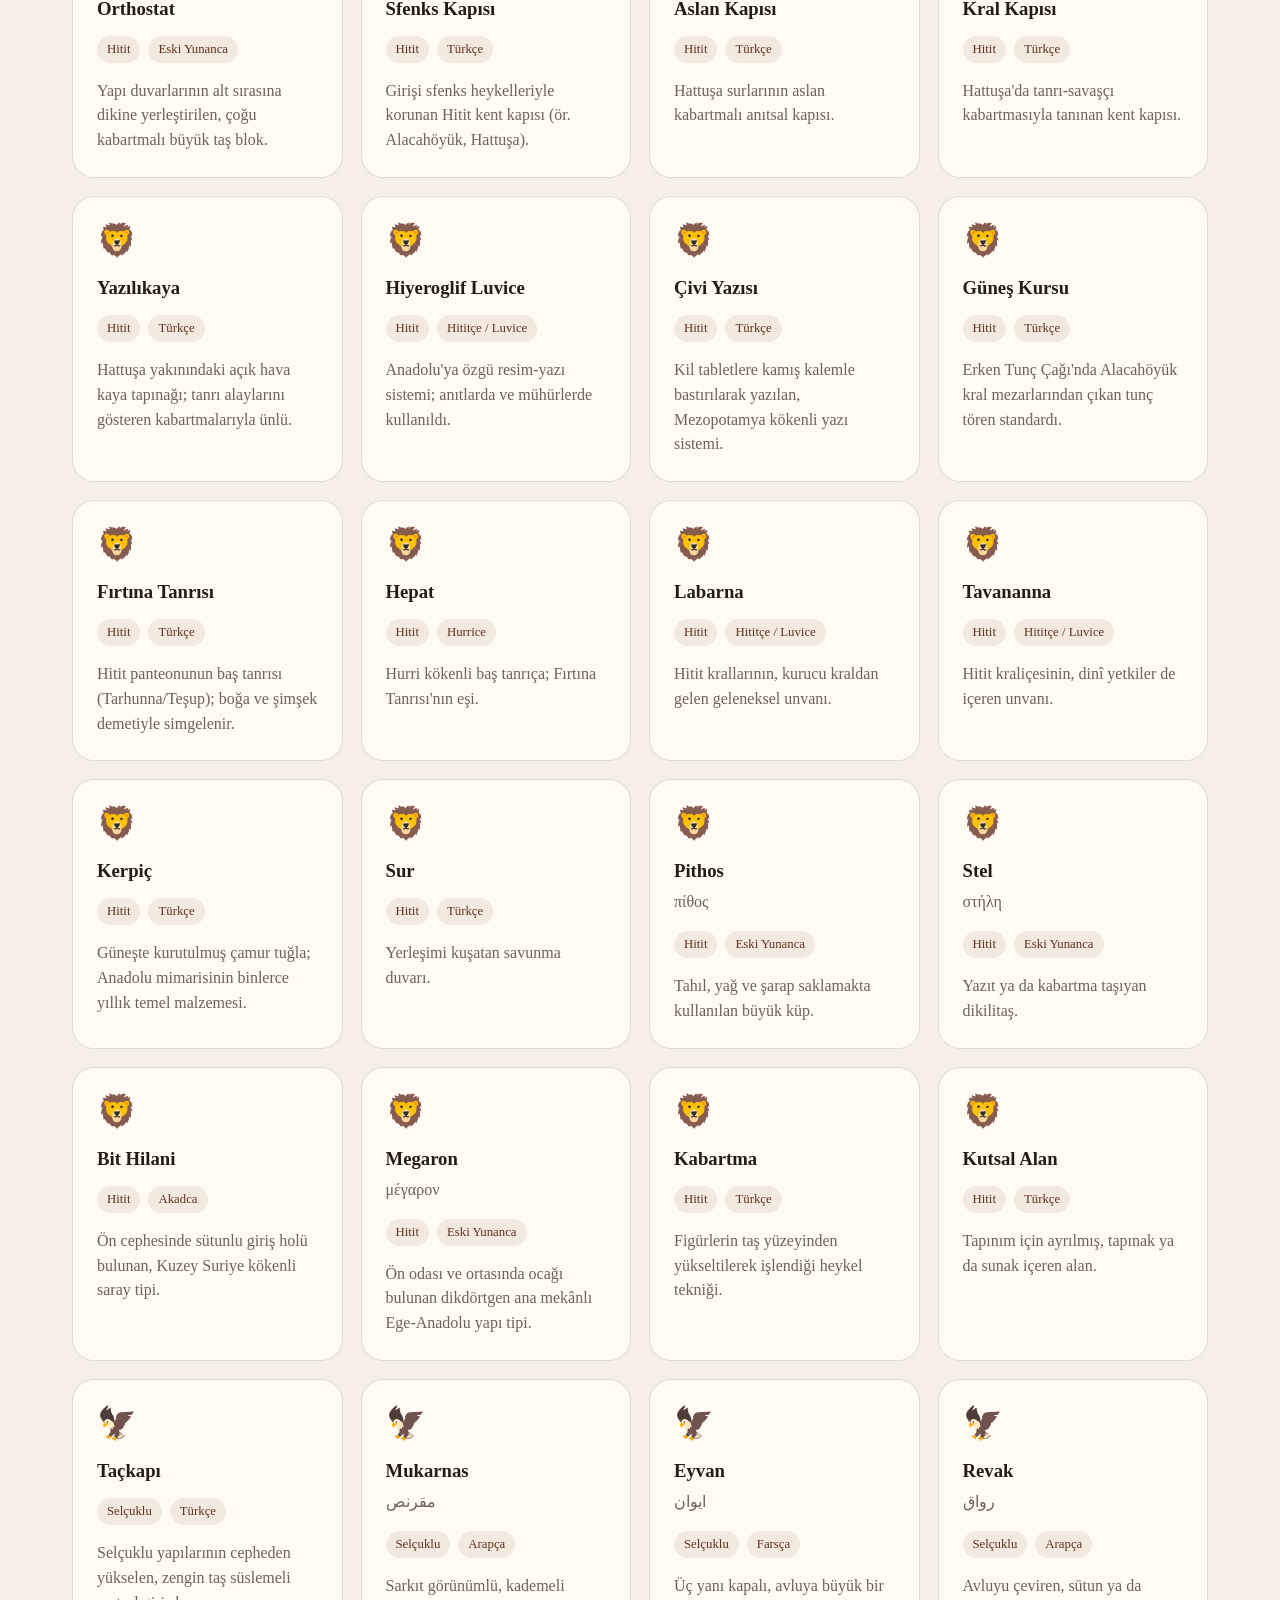
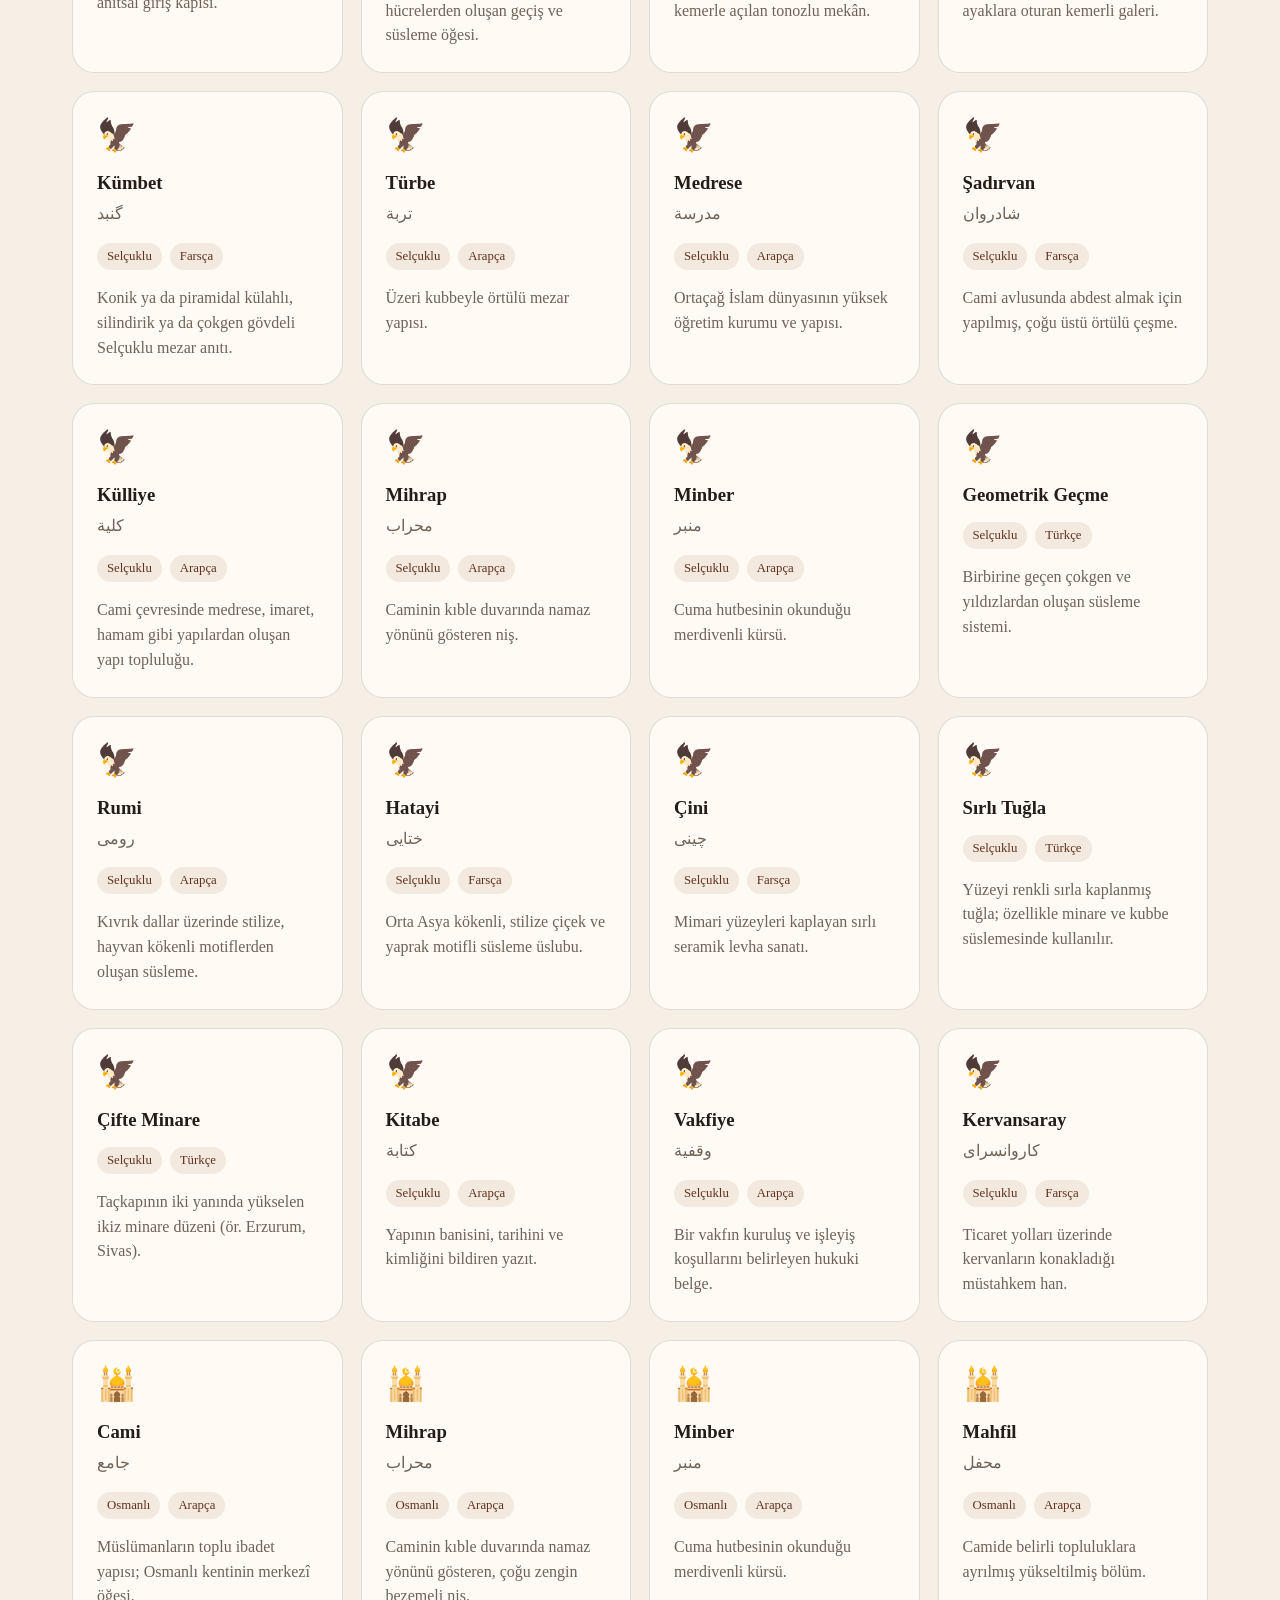
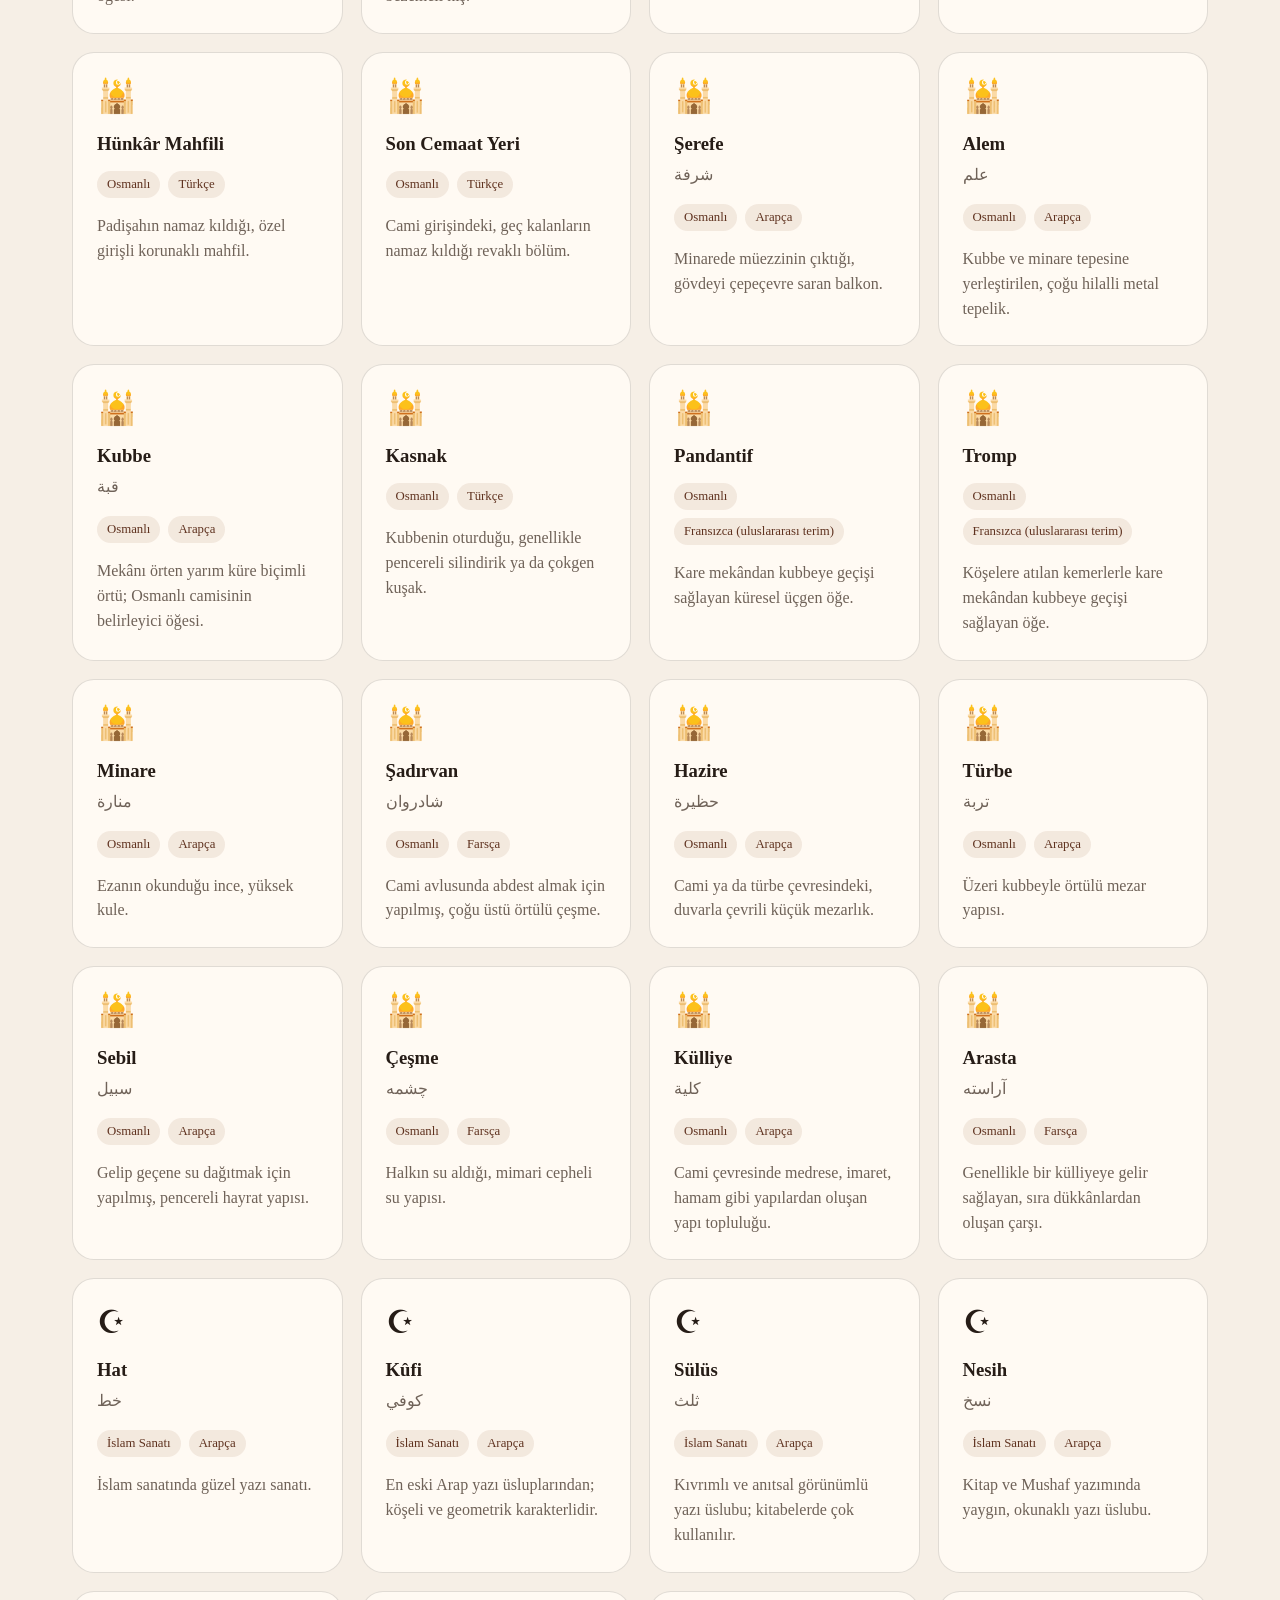
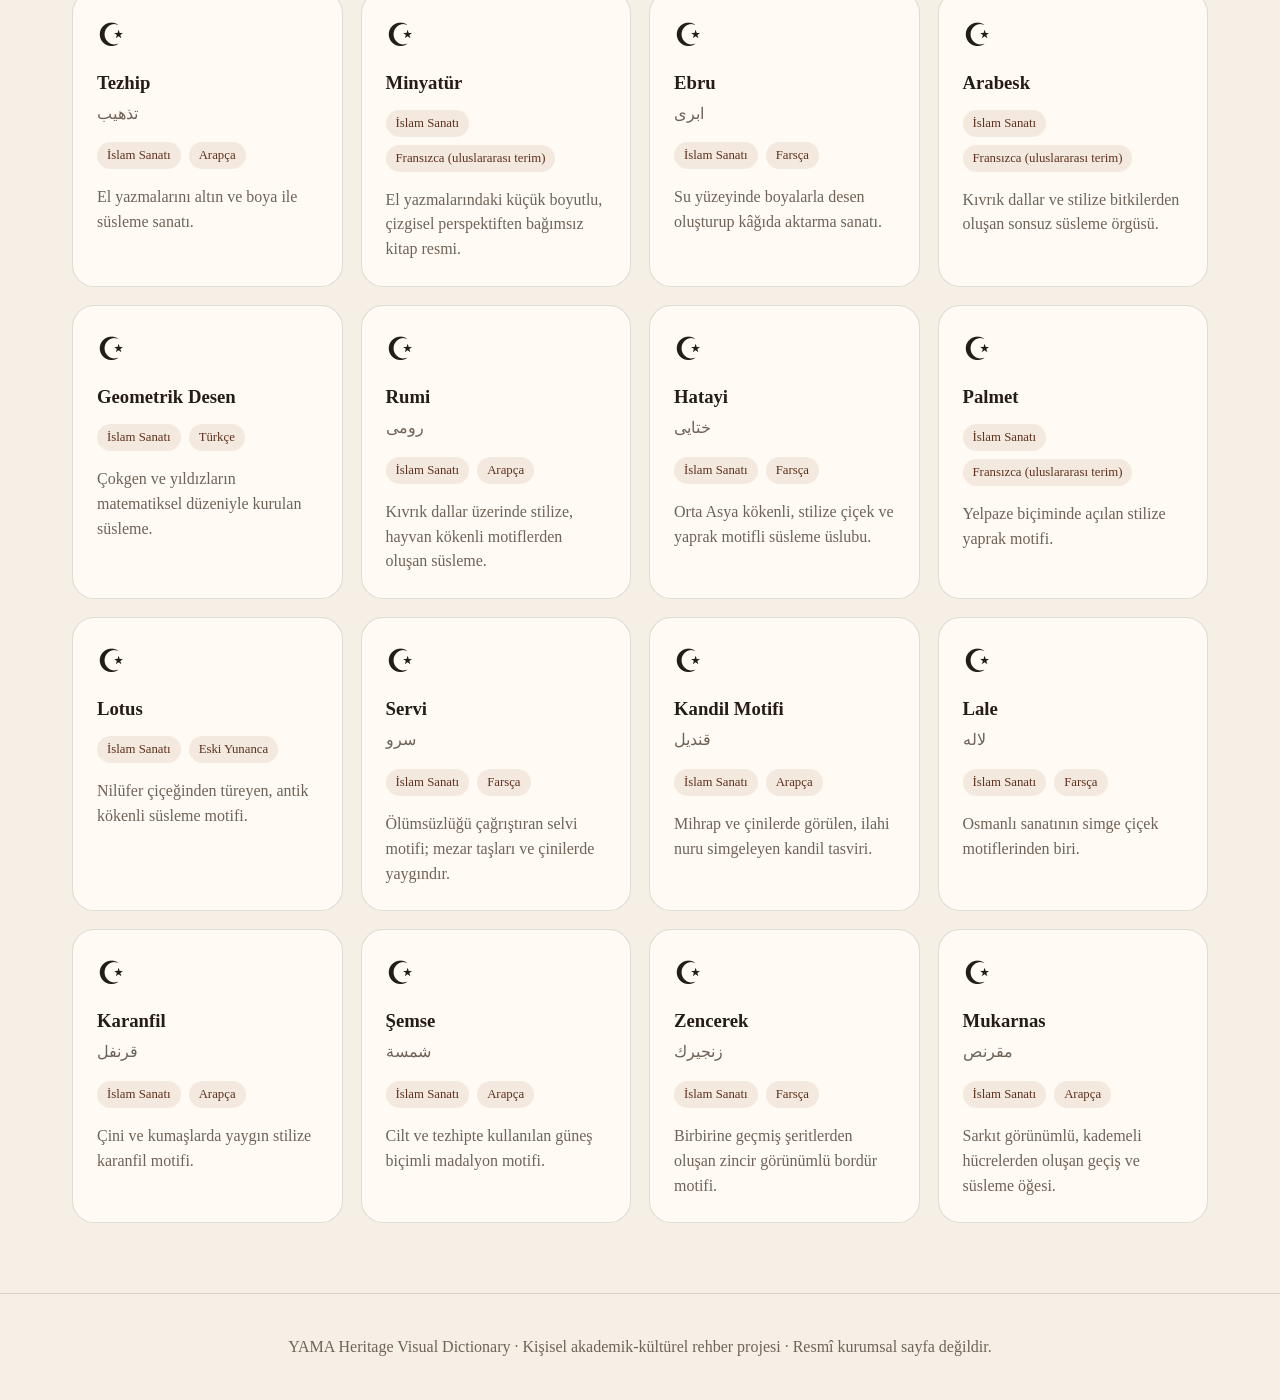
<file: dictionary/index.html>
<!DOCTYPE html>
<html lang="tr">
<head>
  <meta charset="UTF-8" />
  <meta name="viewport" content="width=device-width, initial-scale=1.0" />
  <title>YAMA Heritage Visual Dictionary</title>
  <link rel="stylesheet" href="style.css" />
</head>
<body>
  <header class="hero">
    <nav class="topbar">
      <a class="brand" href="../index.html">YAMA Guide</a>
      <div class="navlinks">
        <a href="../index.html" id="navHome">Ana Sayfa</a>
        <a href="./index.html" class="active" id="navDict">Sözlük</a>
      </div>
      <div class="langs">
        <button data-lang="tr">TR</button>
        <button data-lang="de">DE</button>
        <button data-lang="en">EN</button>
      </div>
    </nav>
    <div class="hero-inner">
      <p class="eyebrow">Visual Heritage Dictionary</p>
      <h1>YAMA Heritage Visual Dictionary</h1>
      <p class="lead"></p>
      <div class="search-wrap">
        <input id="searchInput" type="search" placeholder="Kavram ara..." />
      </div>
    </div>
  </header>

  <main>
    <section class="culture-grid" id="cultureGrid"></section>
    <section class="terms-section">
      <div class="section-head">
        <h2>Kavramlar</h2>
        <p id="resultCount"></p>
      </div>
      <div class="terms-grid" id="termsGrid"></div>
    </section>
  </main>

  <div class="modal" id="termModal" aria-hidden="true">
    <div class="modal-card">
      <button class="close" id="closeModal">&times;</button>
      <div id="modalContent"></div>
    </div>
  </div>

  <footer>
    <p>YAMA Heritage Visual Dictionary · Personal academic-cultural guide project · Not an official institutional page.</p>
  </footer>

  <script src="script.js"></script>
</body>
</html>
</file>
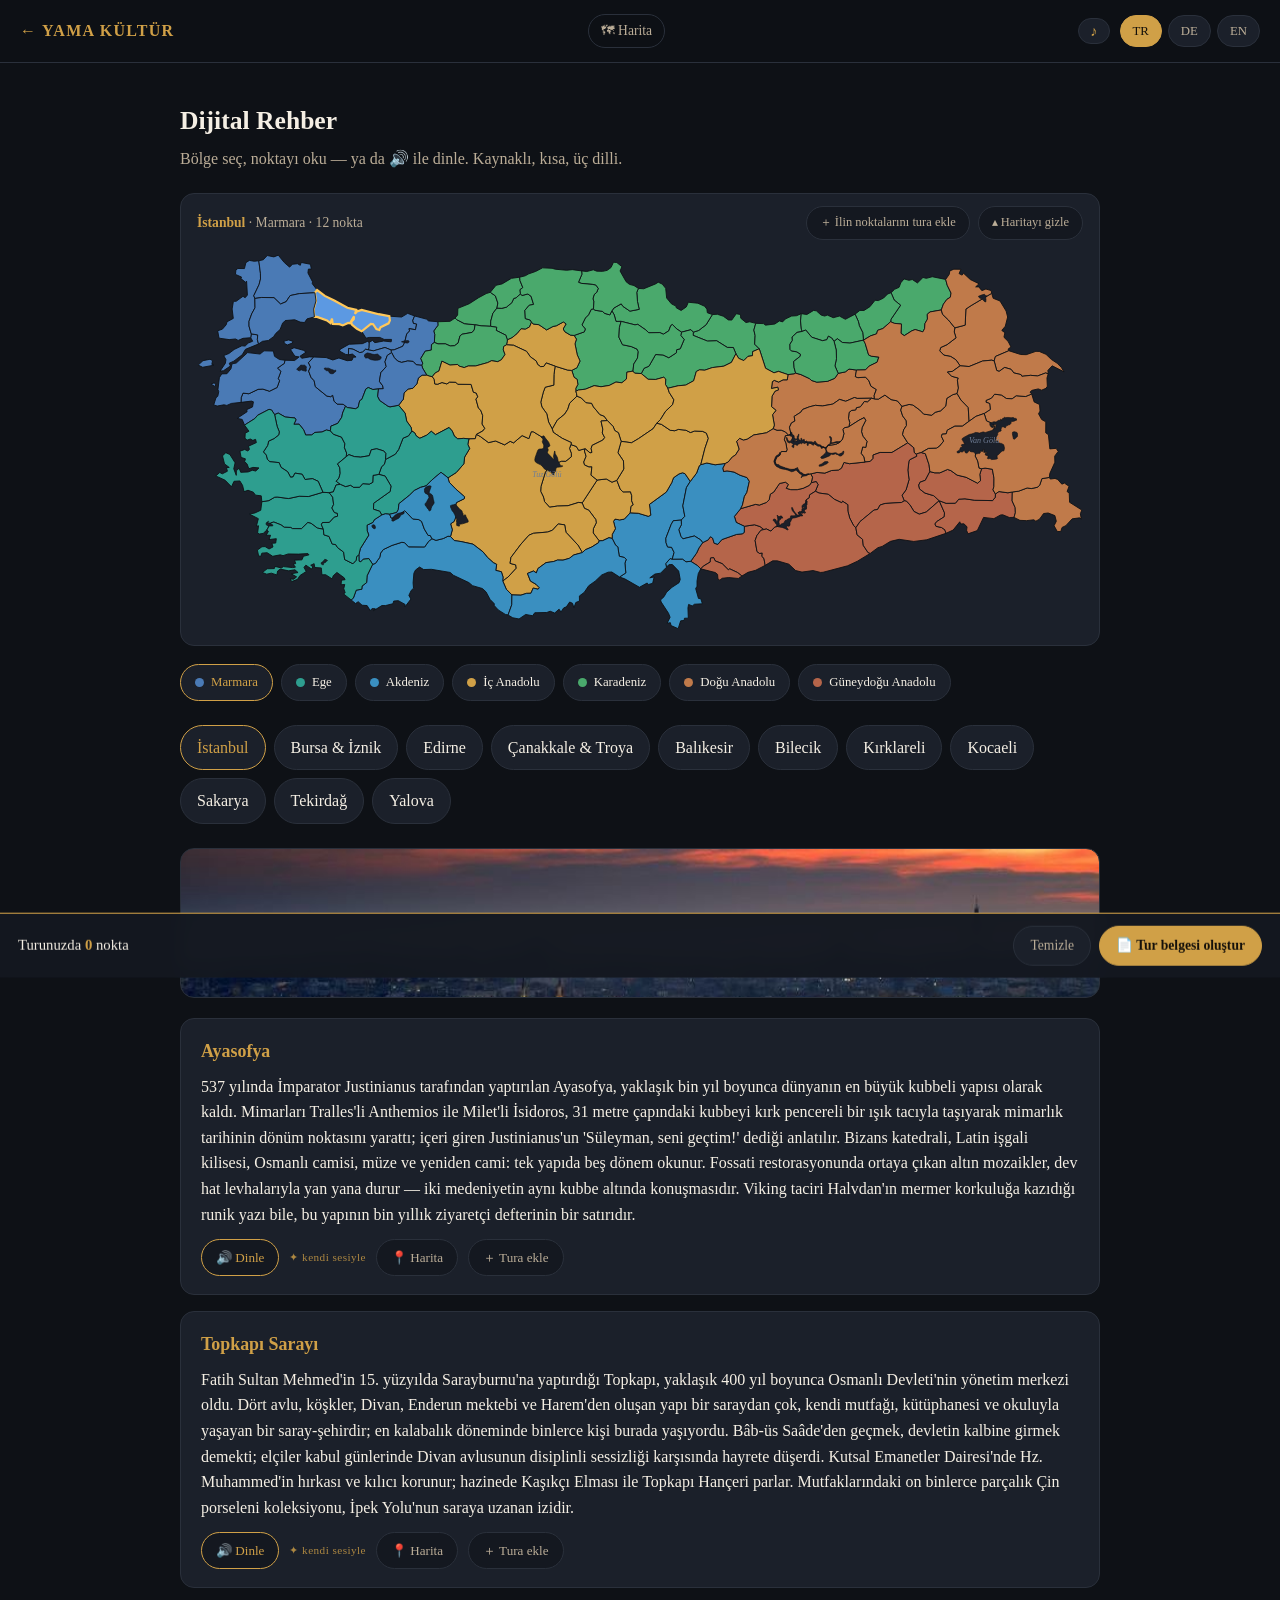
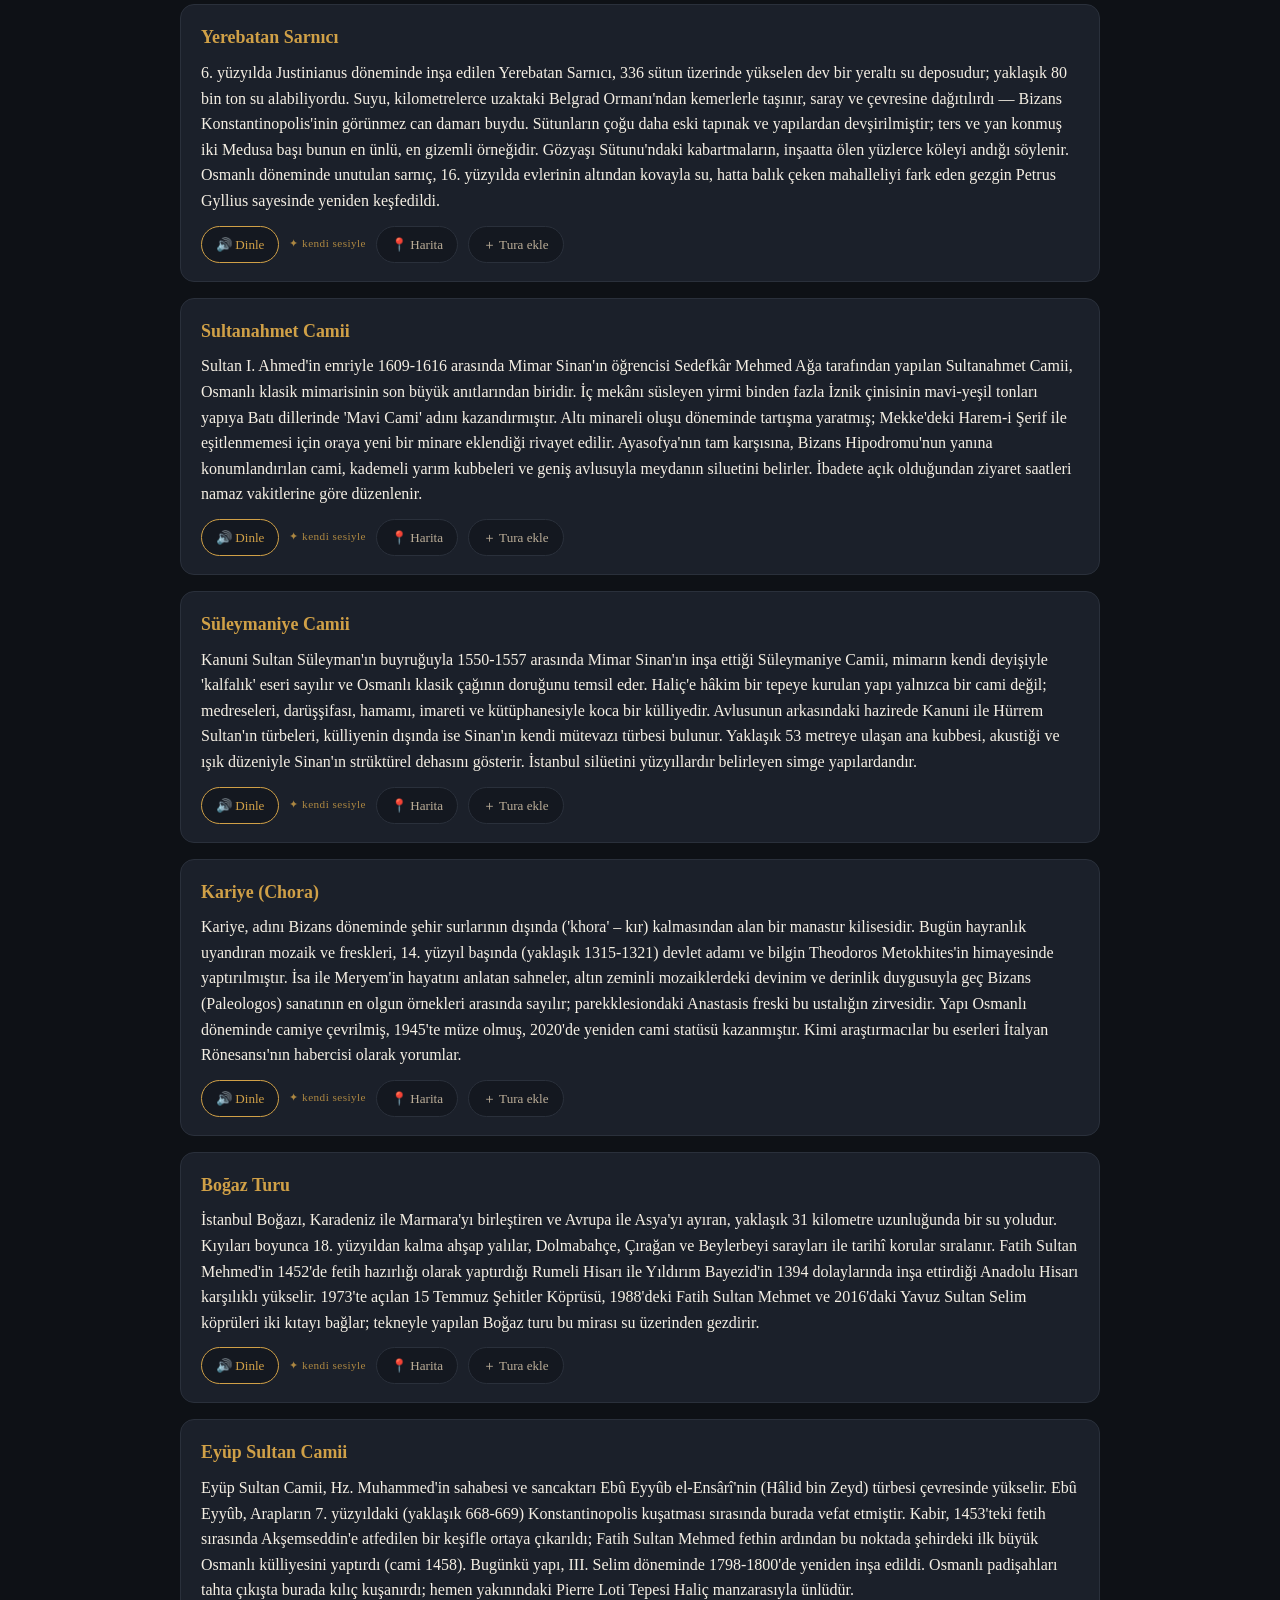
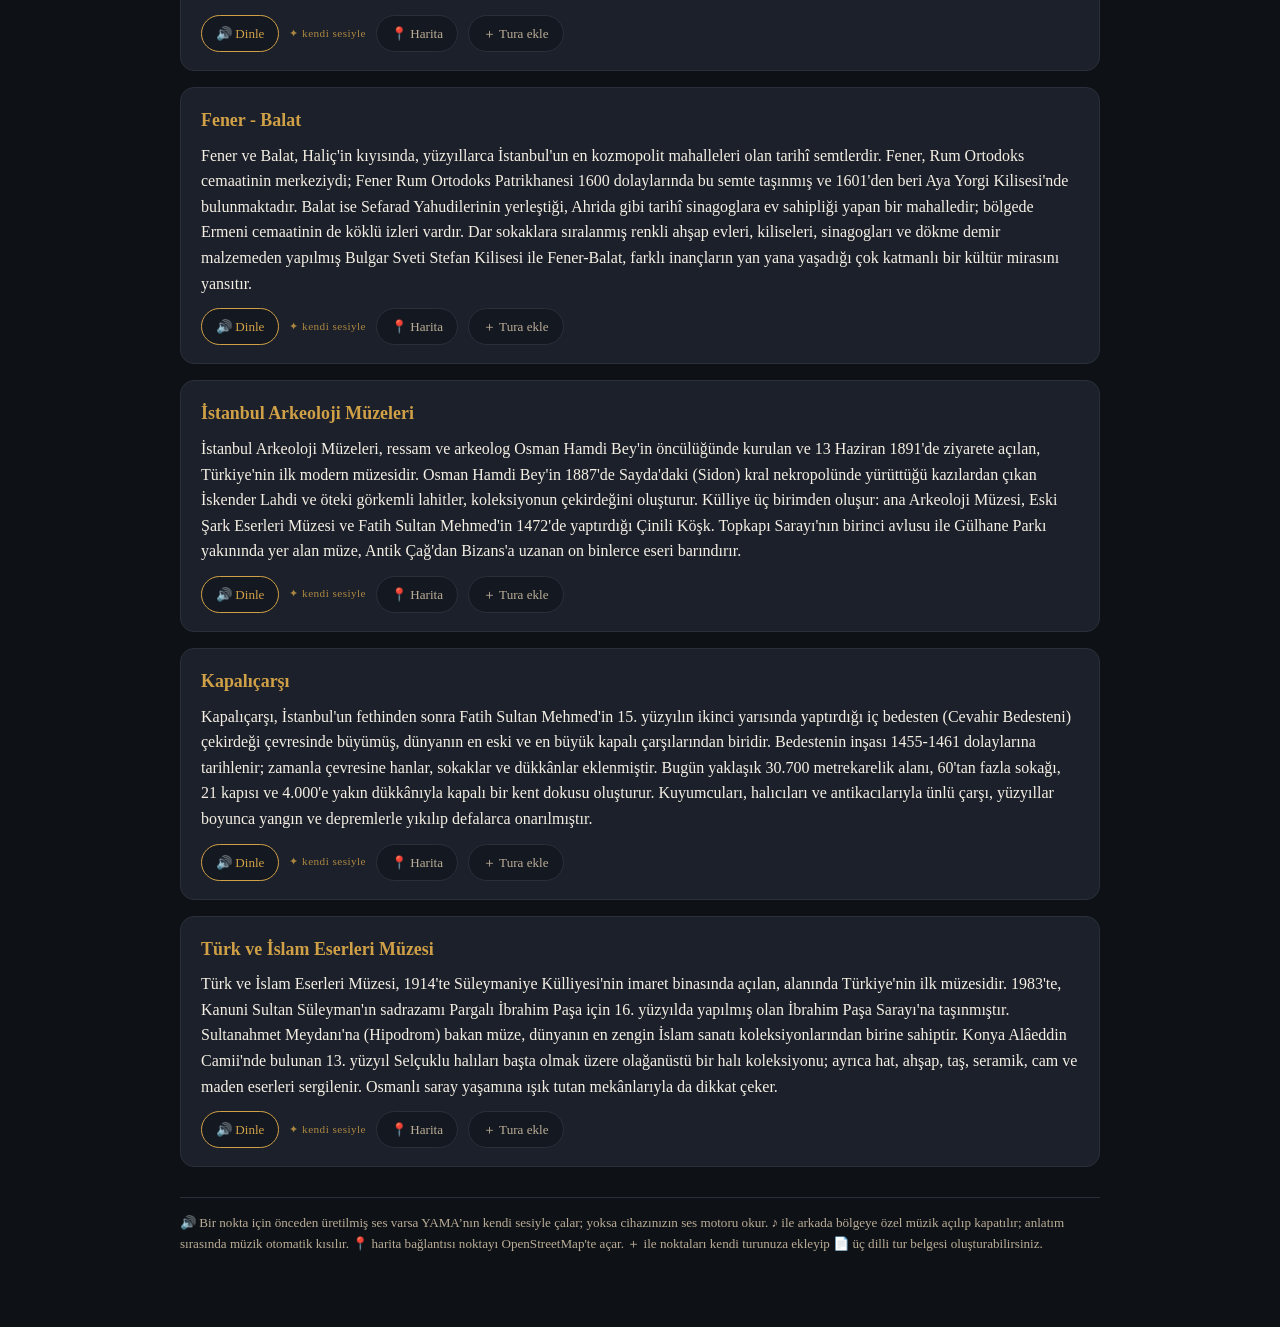
<file: guide.html>
<!DOCTYPE html>
<html lang="tr">
<head>
<meta charset="UTF-8" />
<meta name="viewport" content="width=device-width, initial-scale=1.0" />
<title>YAMA Rehber · Digital Tour Guide</title>
<meta name="description" content="YAMA Kültür dijital rehber: Türkiye'nin turistik noktaları — üç dilli kısa anlatımlar ve sesli rehber." />
<style>
:root{--bg:#0e1116;--bg2:#141820;--card:#1b202a;--text:#f5efe4;--muted:#bbad97;--gold:#d0a047;--line:#2a303b}
*{box-sizing:border-box}
body{margin:0;background:var(--bg);color:var(--text);font-family:Georgia,'Times New Roman',serif;line-height:1.6}
.top{position:sticky;top:0;background:rgba(14,17,22,.92);backdrop-filter:blur(6px);border-bottom:1px solid var(--line);padding:14px 20px;display:flex;align-items:center;justify-content:space-between;gap:10px;flex-wrap:wrap;z-index:5}
.top a.logo{color:var(--gold);text-decoration:none;font-weight:700;letter-spacing:.08em}
.top a.maplink{color:var(--muted);text-decoration:none;font-size:.85rem;border:1px solid var(--line);border-radius:999px;padding:5px 12px}
.top a.maplink:hover{color:var(--gold);border-color:var(--gold)}
.top-right{display:flex;align-items:center;gap:10px}
.langs{display:flex;gap:6px}
.langs button{font:inherit;font-size:.8rem;padding:5px 12px;border-radius:999px;border:1px solid var(--line);background:var(--card);color:var(--muted);cursor:pointer}
.langs button.active{background:var(--gold);color:#14100a;border-color:var(--gold)}
.music-btn{font:inherit;font-size:.9rem;padding:5px 11px;border-radius:999px;border:1px solid var(--line);background:var(--card);color:var(--gold);cursor:pointer;line-height:1}
.music-btn.off{color:var(--muted);opacity:.6}
main{max-width:960px;margin:0 auto;padding:28px 20px 60px}
h1{font-size:1.6rem;margin:10px 0 4px}
.lead{color:var(--muted);margin:0 0 22px}
.tabs{display:flex;gap:8px;flex-wrap:wrap;margin:0 0 24px}
.tabs button{font:inherit;padding:9px 16px;border-radius:999px;border:1px solid var(--line);background:var(--card);color:var(--text);cursor:pointer}
.tabs button.active{border-color:var(--gold);color:var(--gold)}
.region-hero{height:150px;border-radius:14px;background-size:cover;background-position:center;border:1px solid var(--line);margin-bottom:20px}
.place{background:var(--card);border:1px solid var(--line);border-radius:14px;padding:18px 20px;margin-bottom:16px}
.place h3{margin:0 0 8px;color:var(--gold);font-size:1.12rem}
.place p{margin:0 0 12px}
.actions{display:flex;gap:10px;flex-wrap:wrap;align-items:center}
.actions a,.actions button{font:inherit;font-size:.82rem;padding:7px 14px;border-radius:999px;border:1px solid var(--line);background:var(--bg2);color:var(--muted);cursor:pointer;text-decoration:none}
.actions .speak.on{border-color:var(--gold);color:var(--gold)}
.actions .speak.voice{border-color:var(--gold);color:var(--gold)}
.badge-voice{font-size:.7rem;color:var(--gold);opacity:.8;letter-spacing:.04em}
.note{color:var(--muted);font-size:.82rem;margin-top:30px;border-top:1px solid var(--line);padding-top:14px}
.tabs.geo button{font-size:.8rem;padding:7px 14px;display:flex;align-items:center;gap:7px}
.tabs.geo button::before{content:"";width:9px;height:9px;border-radius:50%;background:var(--gc,#888)}
.mapbox{background:var(--card);border:1px solid var(--line);border-radius:14px;padding:10px;margin:0 0 18px}
.map-head{display:flex;align-items:center;justify-content:space-between;gap:10px;flex-wrap:wrap;padding:2px 6px 8px}
.map-head .cap{color:var(--muted);font-size:.85rem}
.map-head .cap b{color:var(--gold)}
.map-head .mh-btns{display:flex;gap:8px}
.map-head button{font:inherit;font-size:.78rem;padding:6px 13px;border-radius:999px;border:1px solid var(--line);background:var(--bg2);color:var(--muted);cursor:pointer}
.map-head button:hover{border-color:var(--gold);color:var(--gold)}
.map-head button.addall.done{border-color:var(--gold);color:var(--gold)}
.mapbox svg{width:100%;height:auto;display:block}
.mapbox .il{stroke:#0e1116;stroke-width:1;cursor:pointer;transition:filter .15s}
.mapbox .il:hover{filter:brightness(1.35)}
.mapbox .il.sel{stroke:var(--gold);stroke-width:2.4;filter:brightness(1.25)}
.mapbox.closed #mapSvgWrap{display:none}

.actions .add{border-color:var(--line);color:var(--muted)}
.actions .add.in{border-color:var(--gold);background:rgba(208,160,71,.14);color:var(--gold)}
.tourbar{position:fixed;left:0;right:0;bottom:0;transform:translateY(120%);transition:transform .28s ease;background:rgba(20,24,32,.97);backdrop-filter:blur(8px);border-top:1px solid var(--gold);padding:12px 18px;display:flex;align-items:center;justify-content:space-between;gap:12px;flex-wrap:wrap;z-index:20}
.tourbar.show{transform:translateY(0)}
.tourbar .info{color:var(--text);font-size:.92rem}
.tourbar .info b{color:var(--gold)}
.tourbar .tb-actions{display:flex;gap:8px;flex-wrap:wrap}
.tourbar button{font:inherit;font-size:.85rem;padding:8px 16px;border-radius:999px;border:1px solid var(--line);background:var(--card);color:var(--text);cursor:pointer}
.tourbar button.primary{background:var(--gold);color:#14100a;border-color:var(--gold);font-weight:700}
.tourbar button.ghost{color:var(--muted)}
</style>
</head>
<body>
<div class="top">
  <a class="logo" href="index.html">← YAMA KÜLTÜR</a>
  <a class="maplink" href="harita.html">🗺 Harita</a>
  <div class="top-right">
    <button class="music-btn" id="musicBtn" title="Müzik aç/kapa" aria-label="Müzik">♪</button>
    <div class="langs">
      <button data-lang="tr" class="active">TR</button>
      <button data-lang="de">DE</button>
      <button data-lang="en">EN</button>
    </div>
  </div>
</div>
<main>
  <h1 id="title">Dijital Rehber</h1>
  <p class="lead" id="lead">Bölge seç, noktayı oku — ya da 🔊 ile dinle. Kaynaklı, kısa, üç dilli.</p>
<div class="mapbox" id="mapbox">
  <div class="map-head">
    <span class="cap" id="mapCap"></span>
    <span class="mh-btns"><button class="addall" id="addIl"></button><button id="mapToggle">▴</button></span>
  </div>
  <div id="mapSvgWrap">
<svg viewBox="0 0 1000 431" xmlns="http://www.w3.org/2000/svg">
<path class="il" data-r="ordu" data-il="Ordu" data-geo="Karadeniz" data-n="3" fill="#4aa96c" d="M559.4,93.7 L565.4,91.8 L573.6,85.5 L580.6,74.1 L586.2,73.8 L592.8,76.0 L598.4,80.1 L602.2,80.3 L607.2,73.2 L611.9,74.1 L612.2,78.2 L618.0,83.0 L622.2,82.2 L628.9,83.9 L626.8,91.4 L628.2,97.4 L627.7,107.1 L632.8,112.2 L625.4,115.4 L625.3,119.9 L620.2,120.7 L615.6,125.4 L609.9,122.9 L606.8,117.7 L603.9,110.8 L597.2,110.7 L585.4,103.3 L575.2,103.7 L559.2,97.3 L559.4,93.7Z"><title>Ordu</title></path>
<path class="il" data-r="samsun" data-il="Samsun" data-geo="Karadeniz" data-n="2" fill="#4aa96c" d="M580.6,74.1 L573.6,85.5 L565.4,91.8 L559.4,93.7 L556.7,91.0 L546.3,93.7 L540.9,90.1 L536.1,85.2 L534.2,86.5 L532.0,92.3 L526.0,96.0 L522.1,94.2 L509.8,94.4 L506.4,91.2 L497.5,85.0 L494.4,85.6 L479.0,81.7 L473.3,81.8 L471.3,74.5 L468.7,70.0 L471.0,66.8 L479.1,62.2 L481.0,65.0 L488.8,70.3 L499.1,68.3 L497.2,59.7 L496.4,49.4 L498.2,45.0 L504.1,45.4 L517.3,40.0 L520.3,38.1 L524.8,40.2 L528.6,44.9 L529.7,55.7 L535.0,62.2 L540.0,64.7 L540.4,66.6 L545.8,69.6 L551.6,65.6 L553.8,60.4 L564.5,61.5 L572.0,64.9 L574.5,68.1 L575.0,72.1 L580.6,74.1Z"><title>Samsun</title></path>
<path class="il" data-r="gaziantep" data-il="Gaziantep" data-geo="Güneydoğu Anadolu" data-n="4" fill="#b5654a" d="M639.4,353.4 L628.8,358.9 L620.2,361.2 L613.5,365.3 L608.8,361.5 L599.9,357.3 L598.3,358.3 L591.5,351.5 L583.8,348.5 L582.0,344.8 L578.5,345.3 L578.2,349.7 L570.5,354.3 L567.7,357.3 L564.3,353.9 L556.5,348.9 L563.0,339.8 L565.7,334.0 L569.8,328.1 L576.0,325.0 L578.4,321.5 L580.9,323.1 L582.6,328.8 L586.7,330.0 L591.2,324.7 L607.4,319.0 L613.9,318.3 L616.1,316.7 L616.2,309.9 L627.5,308.2 L633.7,310.2 L638.0,313.5 L634.6,314.4 L630.2,320.2 L628.2,325.7 L630.3,338.0 L633.2,340.2 L636.1,339.6 L635.8,343.5 L638.0,345.6 L639.4,353.4Z"><title>Gaziantep</title></path>
<path class="il" data-r="kocaeli" data-il="Kocaeli" data-geo="Marmara" data-n="3" fill="#4a7ab5" d="M220.9,75.9 L234.5,76.9 L241.3,72.8 L249.0,75.7 L247.0,80.6 L247.7,83.9 L251.3,84.6 L250.0,91.0 L242.8,89.8 L243.4,92.4 L240.2,95.8 L237.8,105.5 L235.7,109.5 L226.2,113.4 L222.8,113.6 L216.0,110.8 L203.3,114.5 L197.5,113.5 L198.1,111.0 L198.3,105.2 L202.0,102.9 L204.8,105.4 L214.5,103.6 L222.9,104.5 L223.3,101.8 L215.1,101.8 L210.3,99.6 L198.5,99.6 L194.9,100.4 L190.1,92.8 L200.3,84.5 L202.8,84.8 L206.5,90.2 L209.7,91.3 L211.1,88.3 L220.0,83.9 L221.5,80.6 L220.9,75.9Z"><title>Kocaeli</title></path>
<path class="il" data-r="balikesir" data-il="Balıkesir" data-geo="Marmara" data-n="3" fill="#4a7ab5" d="M108.8,102.4 L113.6,104.0 L112.7,105.9 L107.2,108.0 L103.9,106.1 L103.5,103.7 L108.8,102.4Z M59.6,197.2 L57.0,190.9 L51.4,189.7 L62.5,182.3 L62.0,180.0 L68.5,177.0 L69.5,171.3 L67.3,170.5 L55.7,171.9 L55.9,166.6 L57.9,161.6 L64.5,162.3 L74.7,157.4 L80.0,157.1 L87.4,159.5 L95.9,155.3 L98.6,147.7 L97.1,145.5 L100.1,137.4 L96.3,133.8 L104.0,128.4 L104.5,125.0 L115.4,125.3 L120.4,121.3 L115.7,120.5 L110.8,113.1 L114.7,111.0 L125.1,113.9 L128.2,115.9 L121.4,120.5 L123.3,122.8 L131.8,121.3 L136.6,121.4 L130.8,127.7 L133.1,132.5 L131.0,137.1 L133.6,144.0 L137.1,147.8 L138.5,154.5 L151.3,164.9 L155.3,165.6 L157.8,164.0 L159.4,170.7 L162.7,173.8 L169.4,174.0 L172.1,176.1 L168.8,183.8 L167.9,188.4 L163.4,195.3 L155.8,198.4 L155.2,203.6 L150.7,202.7 L145.9,204.9 L137.9,205.4 L134.4,208.2 L127.7,208.3 L125.4,202.4 L120.4,196.2 L114.6,196.3 L116.9,191.4 L115.8,189.3 L104.9,188.2 L97.1,183.8 L93.1,185.6 L89.7,180.4 L86.9,179.7 L74.2,186.3 L71.0,190.0 L59.6,197.2Z"><title>Balıkesir</title></path>
<path class="il" data-r="canakkale" data-il="Çanakkale" data-geo="Marmara" data-n="8" fill="#4a7ab5" d="M25.5,150.3 L27.6,151.2 L27.0,154.4 L22.5,151.7 L25.5,150.3Z M67.1,95.8 L67.1,95.6 L74.3,96.8 L73.9,102.0 L75.2,106.9 L60.7,112.8 L57.0,118.9 L47.7,126.0 L42.6,128.3 L43.9,131.4 L36.1,136.7 L32.4,137.1 L38.3,128.3 L38.9,124.3 L36.4,119.8 L42.2,117.5 L48.1,113.0 L56.6,108.9 L60.3,109.2 L63.7,105.9 L68.7,103.8 L66.5,99.9 L67.1,95.8Z M13.3,125.5 L21.2,123.9 L24.0,125.4 L23.2,129.6 L25.6,130.5 L13.0,132.8 L8.0,130.4 L13.3,125.5Z M55.7,171.9 L44.9,173.1 L39.9,175.3 L36.7,174.6 L29.2,176.0 L25.3,174.7 L27.8,166.8 L29.8,165.1 L30.9,160.0 L30.0,157.5 L31.6,144.4 L34.2,140.2 L40.0,140.0 L44.5,134.5 L45.7,129.0 L50.4,128.1 L63.0,116.5 L76.9,118.1 L81.3,114.5 L91.7,114.8 L93.0,120.6 L98.5,124.2 L104.5,125.0 L104.0,128.4 L96.3,133.8 L100.1,137.4 L97.1,145.5 L98.6,147.7 L95.9,155.3 L87.4,159.5 L80.0,157.1 L74.7,157.4 L64.5,162.3 L57.9,161.6 L55.9,166.6 L55.7,171.9Z"><title>Çanakkale</title></path>
<path class="il" data-r="tokat" data-il="Tokat" data-geo="Karadeniz" data-n="4" fill="#4aa96c" d="M546.3,93.7 L556.7,91.0 L559.4,93.7 L559.2,97.3 L575.2,103.7 L585.4,103.3 L597.2,110.7 L603.9,110.8 L606.8,117.7 L601.8,127.4 L593.3,131.6 L580.4,133.2 L572.1,136.1 L566.3,135.7 L562.7,137.5 L559.8,147.8 L550.9,152.7 L542.6,153.4 L531.0,156.2 L528.4,152.1 L528.6,145.9 L526.4,143.9 L517.6,146.4 L509.0,146.2 L501.4,139.8 L504.6,133.9 L510.0,131.6 L517.4,118.6 L525.6,119.1 L532.1,122.2 L540.6,116.6 L540.8,113.3 L544.8,112.2 L549.2,101.8 L545.4,97.4 L546.3,93.7Z"><title>Tokat</title></path>
<path class="il" data-r="giresun" data-il="Giresun" data-geo="Karadeniz" data-n="3" fill="#4aa96c" d="M673.3,139.3 L671.4,140.3 L664.8,141.0 L654.3,137.4 L649.2,139.0 L639.8,133.9 L632.8,112.2 L627.7,107.1 L628.2,97.4 L626.8,91.4 L628.9,83.9 L637.5,84.2 L639.8,85.9 L650.1,84.7 L655.3,81.2 L658.8,82.3 L661.9,79.0 L668.8,75.8 L674.4,75.4 L679.6,73.1 L678.8,81.2 L679.7,90.4 L680.7,92.9 L674.9,94.0 L669.4,99.1 L669.7,102.9 L667.0,107.1 L667.1,112.9 L668.5,114.5 L674.5,115.6 L678.6,118.1 L678.5,120.5 L671.1,126.4 L671.6,133.2 L673.3,139.3Z"><title>Giresun</title></path>
<path class="il" data-r="erzincan" data-il="Erzincan" data-geo="Doğu Anadolu" data-n="3" fill="#c07a4a" d="M664.8,141.0 L671.4,140.3 L673.3,139.3 L679.3,141.0 L688.9,145.5 L690.7,147.4 L696.9,149.4 L708.8,148.5 L716.9,145.1 L720.7,139.6 L728.6,138.0 L732.8,134.8 L741.1,135.9 L739.8,143.2 L742.6,144.4 L751.2,143.8 L754.9,147.9 L757.2,153.9 L763.2,157.6 L760.8,164.0 L761.0,168.1 L757.7,167.3 L741.8,167.5 L738.8,166.5 L729.1,170.7 L722.2,168.6 L714.8,173.8 L703.2,175.9 L695.3,175.2 L688.6,176.9 L681.1,179.8 L679.0,182.9 L671.7,187.5 L672.5,192.7 L668.7,194.8 L666.5,199.6 L668.2,207.4 L666.7,207.8 L665.4,208.6 L661.9,204.9 L657.3,203.0 L652.5,203.1 L648.3,201.3 L649.6,197.2 L647.6,185.7 L651.4,180.8 L646.5,176.7 L647.0,165.1 L650.4,159.4 L654.2,158.0 L653.4,155.0 L646.4,156.5 L647.4,148.8 L649.5,147.4 L654.4,149.3 L659.3,146.8 L664.0,146.8 L664.8,141.0Z"><title>Erzincan</title></path>
<path class="il" data-r="bingol" data-il="Bingöl" data-geo="Doğu Anadolu" data-n="3" fill="#c07a4a" d="M757.7,167.3 L761.0,168.1 L765.5,168.3 L772.7,163.8 L779.6,168.8 L786.7,170.3 L791.7,176.3 L790.4,180.5 L792.5,187.0 L796.5,192.4 L796.7,197.8 L793.6,202.5 L792.4,207.8 L798.2,217.0 L780.6,227.7 L767.4,227.7 L759.6,230.5 L759.6,234.3 L756.5,237.6 L750.5,238.4 L749.2,232.5 L746.2,228.7 L748.0,221.5 L751.4,222.1 L752.8,215.3 L748.3,209.7 L746.7,204.7 L747.3,200.1 L751.4,191.9 L749.6,188.9 L743.9,191.8 L732.6,199.0 L733.6,194.6 L732.2,189.8 L732.8,183.1 L735.8,180.8 L740.2,180.3 L740.9,177.9 L745.5,176.7 L749.7,171.0 L753.4,171.2 L757.7,167.3Z"><title>Bingöl</title></path>
<path class="il" data-r="hatay" data-il="Hatay" data-geo="Akdeniz" data-n="3" fill="#3a8fc0" d="M556.5,348.9 L564.3,353.9 L567.7,357.3 L564.9,362.6 L563.5,370.9 L563.5,376.7 L562.0,379.2 L565.1,390.2 L567.7,390.6 L569.5,396.2 L560.7,396.7 L558.2,398.6 L554.1,396.9 L553.4,400.9 L553.8,412.2 L549.5,412.3 L549.2,414.7 L545.3,415.2 L542.5,423.9 L534.6,420.5 L533.8,417.2 L530.2,417.9 L533.5,411.2 L531.8,406.8 L523.6,394.3 L522.9,391.9 L526.8,388.3 L529.6,383.3 L535.6,377.9 L543.5,372.7 L544.8,369.1 L543.1,359.8 L536.0,352.4 L532.1,352.7 L529.5,355.5 L528.6,351.5 L533.6,345.8 L535.9,346.5 L547.4,346.4 L551.2,349.4 L556.5,348.9Z"><title>Hatay</title></path>
<path class="il" data-r="adana" data-il="Adana" data-geo="Akdeniz" data-n="4" fill="#3a8fc0" d="M535.9,346.5 L533.6,345.8 L528.6,351.5 L529.5,355.5 L522.9,362.1 L516.6,363.1 L510.9,367.3 L515.7,366.4 L514.1,373.4 L509.6,374.7 L507.9,373.1 L499.4,377.8 L483.0,368.4 L477.2,366.4 L484.2,361.8 L483.2,350.9 L484.7,346.7 L482.6,344.7 L476.9,343.2 L475.3,332.8 L472.8,330.9 L469.0,323.4 L469.1,318.9 L472.6,312.6 L470.5,304.4 L472.2,301.9 L477.4,302.8 L482.5,301.9 L489.1,294.9 L498.1,295.4 L509.3,298.8 L512.0,297.5 L510.5,285.5 L529.3,271.8 L535.3,261.4 L537.3,255.9 L543.4,251.6 L547.5,250.3 L550.2,251.4 L556.0,259.9 L551.7,266.8 L547.7,287.1 L549.9,298.8 L545.9,303.0 L537.1,303.7 L534.8,307.7 L528.8,323.2 L529.0,328.1 L530.7,332.9 L535.2,333.3 L538.0,339.0 L535.9,346.5Z"><title>Adana</title></path>
<path class="il" data-r="corum" data-il="Çorum" data-geo="Karadeniz" data-n="4" fill="#4aa96c" d="M428.6,159.6 L428.5,156.3 L430.8,151.9 L430.1,146.4 L426.6,144.0 L424.0,136.3 L429.8,133.3 L433.2,125.9 L430.1,118.9 L427.6,106.7 L429.2,101.5 L426.6,97.4 L438.0,93.4 L439.1,90.2 L435.4,85.6 L439.2,77.9 L442.7,74.4 L445.7,68.3 L448.2,67.7 L449.6,69.3 L458.0,70.5 L460.7,72.8 L466.4,74.5 L468.7,70.0 L471.3,74.5 L473.3,81.8 L479.0,81.7 L477.1,88.5 L476.5,99.3 L480.5,107.7 L490.4,109.8 L496.7,112.6 L498.1,115.5 L497.2,122.6 L493.0,129.3 L492.2,137.1 L485.4,138.3 L484.9,145.9 L479.8,150.1 L473.2,149.3 L465.7,153.1 L456.6,154.5 L448.9,153.3 L439.3,157.2 L431.4,158.2 L428.6,159.6Z"><title>Çorum</title></path>
<path class="il" data-r="kirikkale" data-il="Kırıkkale" data-geo="İç Anadolu" data-n="3" fill="#d0a047" d="M424.0,136.3 L426.6,144.0 L430.1,146.4 L430.8,151.9 L428.5,156.3 L428.6,159.6 L429.4,162.3 L429.8,165.0 L421.7,172.8 L419.6,179.5 L416.1,185.0 L407.9,191.7 L402.3,201.6 L398.2,193.8 L396.2,184.6 L390.8,177.1 L389.5,171.7 L392.3,160.6 L394.4,155.0 L404.0,152.7 L404.2,140.7 L405.5,131.6 L419.3,135.9 L424.0,136.3Z"><title>Kırıkkale</title></path>
<path class="il" data-r="nigde" data-il="Niğde" data-geo="İç Anadolu" data-n="3" fill="#d0a047" d="M435.6,283.9 L452.3,258.4 L462.5,257.2 L468.8,260.8 L474.2,258.7 L478.0,268.5 L481.0,271.6 L489.4,271.5 L490.8,275.8 L490.7,281.4 L492.5,286.0 L490.1,287.6 L489.1,294.9 L482.5,301.9 L477.4,302.8 L472.2,301.9 L470.5,304.4 L472.6,312.6 L469.1,318.9 L469.0,323.4 L465.4,322.6 L458.5,325.9 L454.5,326.1 L447.9,317.3 L448.1,312.5 L451.3,306.0 L450.7,302.3 L443.0,292.0 L438.1,289.9 L435.6,283.9Z"><title>Niğde</title></path>
<path class="il" data-r="aksaray" data-il="Aksaray" data-geo="İç Anadolu" data-n="3" fill="#d0a047" d="M452.3,258.4 L435.6,283.9 L431.8,283.3 L419.8,287.0 L407.8,287.4 L399.3,288.7 L393.7,282.4 L392.5,277.3 L389.4,271.0 L389.7,265.7 L394.6,249.7 L399.6,242.3 L412.7,237.4 L417.3,237.5 L423.5,232.5 L423.5,228.7 L421.5,223.2 L423.1,218.9 L429.1,221.0 L431.8,225.4 L438.8,223.5 L438.2,226.1 L440.0,231.9 L437.4,238.3 L438.2,241.5 L443.1,243.7 L446.4,243.6 L445.5,253.0 L452.3,258.4Z"><title>Aksaray</title></path>
<path class="il" data-r="kirsehir" data-il="Kırşehir" data-geo="İç Anadolu" data-n="3" fill="#d0a047" d="M438.8,223.5 L431.8,225.4 L429.1,221.0 L423.1,218.9 L423.5,216.7 L413.3,211.9 L403.4,205.3 L402.3,201.6 L407.9,191.7 L416.1,185.0 L419.6,179.5 L421.7,172.8 L429.8,165.0 L434.5,166.9 L439.8,172.2 L446.1,172.9 L448.2,177.0 L455.3,185.5 L460.1,187.3 L463.7,192.2 L456.6,192.7 L458.6,201.8 L458.0,206.0 L460.7,211.1 L458.6,213.9 L446.7,219.8 L445.6,223.3 L446.5,227.7 L444.4,228.2 L438.8,223.5Z"><title>Kırşehir</title></path>
<path class="il" data-r="yozgat" data-il="Yozgat" data-geo="İç Anadolu" data-n="3" fill="#d0a047" d="M429.8,165.0 L429.4,162.3 L428.6,159.6 L431.4,158.2 L439.3,157.2 L448.9,153.3 L456.6,154.5 L465.7,153.1 L473.2,149.3 L479.8,150.1 L484.9,145.9 L485.4,138.3 L492.2,137.1 L494.0,139.2 L501.4,139.8 L509.0,146.2 L517.6,146.4 L526.4,143.9 L528.6,145.9 L528.4,152.1 L531.0,156.2 L532.6,160.9 L537.7,169.0 L536.4,174.3 L528.6,181.7 L522.8,191.0 L518.7,195.1 L514.6,201.2 L498.5,212.2 L490.6,216.9 L479.0,215.3 L476.0,205.8 L471.9,203.3 L470.1,198.8 L463.7,192.2 L460.1,187.3 L455.3,185.5 L448.2,177.0 L446.1,172.9 L439.8,172.2 L434.5,166.9 L429.8,165.0Z"><title>Yozgat</title></path>
<path class="il" data-r="amasya" data-il="Amasya" data-geo="Karadeniz" data-n="3" fill="#4aa96c" d="M501.4,139.8 L494.0,139.2 L492.2,137.1 L493.0,129.3 L497.2,122.6 L498.1,115.5 L496.7,112.6 L490.4,109.8 L480.5,107.7 L476.5,99.3 L477.1,88.5 L479.0,81.7 L494.4,85.6 L497.5,85.0 L506.4,91.2 L509.8,94.4 L522.1,94.2 L526.0,96.0 L532.0,92.3 L534.2,86.5 L536.1,85.2 L540.9,90.1 L546.3,93.7 L545.4,97.4 L549.2,101.8 L544.8,112.2 L540.8,113.3 L540.6,116.6 L532.1,122.2 L525.6,119.1 L517.4,118.6 L510.0,131.6 L504.6,133.9 L501.4,139.8Z"><title>Amasya</title></path>
<path class="il" data-r="mus" data-il="Muş" data-geo="Doğu Anadolu" data-n="3" fill="#c07a4a" d="M813.2,227.8 L810.4,228.6 L807.6,229.6 L805.3,227.7 L804.8,222.4 L798.2,217.0 L792.4,207.8 L793.6,202.5 L796.7,197.8 L796.5,192.4 L792.5,187.0 L790.4,180.5 L791.7,176.3 L799.6,174.2 L803.8,174.8 L811.3,180.2 L816.0,185.0 L824.9,186.2 L828.7,183.0 L834.8,181.3 L840.4,176.1 L841.7,167.4 L848.3,163.3 L853.1,162.0 L857.4,169.3 L865.5,177.6 L866.5,192.9 L859.0,198.4 L850.6,198.4 L842.3,202.8 L841.0,207.0 L836.5,207.3 L835.7,209.8 L838.2,215.0 L833.6,220.7 L830.1,223.0 L821.3,223.2 L813.2,227.8Z"><title>Muş</title></path>
<path class="il" data-r="batman" data-il="Batman" data-geo="Güneydoğu Anadolu" data-n="2" fill="#b5654a" d="M807.6,229.6 L810.4,228.6 L813.2,227.8 L817.8,229.1 L821.9,241.3 L822.8,249.0 L817.7,258.7 L811.9,260.8 L810.4,264.0 L811.3,268.3 L817.3,272.9 L827.0,275.8 L833.2,281.4 L818.8,294.0 L811.0,296.4 L805.1,293.4 L800.7,286.2 L796.7,281.9 L794.3,281.6 L791.8,275.4 L796.3,269.3 L799.6,258.0 L798.3,247.3 L799.5,237.4 L800.5,235.7 L808.2,231.8 L807.6,229.6Z"><title>Batman</title></path>
<path class="il" data-r="kars" data-il="Kars" data-geo="Doğu Anadolu" data-n="4" fill="#c07a4a" d="M910.7,114.4 L895.8,120.8 L894.4,125.7 L891.6,124.9 L881.4,125.9 L866.5,132.0 L856.5,131.2 L851.8,124.5 L846.0,120.8 L838.4,119.3 L833.7,114.5 L834.9,110.8 L842.0,107.6 L851.9,100.0 L849.9,93.5 L850.6,88.9 L862.1,85.9 L862.9,68.0 L868.6,64.2 L891.6,50.5 L893.3,56.0 L900.9,59.0 L907.7,70.2 L909.4,76.9 L906.8,87.1 L902.9,91.8 L906.3,94.3 L905.3,99.4 L910.0,104.1 L913.1,110.2 L909.9,112.6 L910.7,114.4Z"><title>Kars</title></path>
<path class="il" data-r="igdir" data-il="Iğdır" data-geo="Doğu Anadolu" data-n="2" fill="#c07a4a" d="M894.4,125.7 L895.8,120.8 L910.7,114.4 L923.9,118.6 L930.1,118.8 L940.9,115.1 L944.6,115.2 L952.1,118.4 L958.2,124.2 L964.6,128.4 L969.1,132.8 L972.2,137.9 L959.0,131.2 L954.2,136.3 L954.6,140.0 L951.6,139.2 L942.8,142.5 L935.0,141.8 L925.3,142.9 L924.3,141.0 L916.3,139.1 L913.2,135.1 L906.1,133.0 L899.9,137.4 L897.2,136.3 L894.4,125.7Z"><title>Iğdır</title></path>
<path class="il" data-r="duzce" data-il="Düzce" data-geo="Karadeniz" data-n="3" fill="#4aa96c" d="M274.8,82.1 L288.4,81.7 L294.1,78.0 L296.0,79.8 L304.4,84.2 L316.4,85.5 L315.4,91.2 L313.0,94.0 L302.0,96.0 L299.6,97.8 L297.4,105.9 L293.5,108.8 L288.7,109.1 L283.2,106.7 L275.1,106.8 L271.0,105.2 L271.4,96.2 L270.3,92.4 L275.0,86.0 L274.8,82.1Z"><title>Düzce</title></path>
<path class="il" data-r="zonguldak" data-il="Zonguldak" data-geo="Karadeniz" data-n="3" fill="#4aa96c" d="M340.7,66.9 L336.2,72.7 L333.8,81.4 L333.7,87.2 L323.1,86.7 L316.4,85.5 L304.4,84.2 L296.0,79.8 L294.1,78.0 L296.9,74.7 L297.2,67.2 L309.8,62.1 L320.3,55.3 L328.7,50.8 L333.3,49.3 L339.0,53.4 L341.7,61.3 L340.7,66.9Z"><title>Zonguldak</title></path>
<path class="il" data-r="safranbolu" data-il="Karabük" data-geo="Karadeniz" data-n="3" fill="#4aa96c" d="M333.7,87.2 L333.8,81.4 L336.2,72.7 L340.7,66.9 L346.0,67.2 L351.2,65.9 L357.2,61.0 L359.4,56.2 L362.1,55.4 L366.9,51.0 L368.5,52.9 L375.1,51.2 L378.7,53.8 L381.5,62.8 L376.6,63.8 L371.8,69.4 L372.3,78.6 L377.7,80.2 L379.2,82.5 L377.0,87.9 L372.3,90.5 L367.5,90.0 L363.3,95.3 L357.4,100.0 L352.3,102.3 L350.6,97.1 L340.0,91.8 L340.4,88.3 L333.7,87.2Z"><title>Karabük</title></path>
<path class="il" data-r="yalova" data-il="Yalova" data-geo="Marmara" data-n="3" fill="#4a7ab5" d="M198.1,111.0 L197.5,113.5 L194.5,112.7 L191.1,115.9 L187.9,116.5 L180.5,112.7 L175.5,111.9 L175.3,119.0 L172.2,118.5 L165.3,114.7 L166.3,112.7 L176.1,107.2 L190.9,106.5 L196.5,104.0 L198.3,105.2 L198.1,111.0Z"><title>Yalova</title></path>
<path class="il" data-r="sakarya" data-il="Sakarya" data-geo="Marmara" data-n="3" fill="#4a7ab5" d="M274.8,82.1 L275.0,86.0 L270.3,92.4 L271.4,96.2 L271.0,105.2 L267.8,107.6 L267.6,113.7 L260.8,114.9 L255.9,123.0 L258.1,128.3 L257.1,130.7 L250.8,130.0 L247.3,126.3 L241.3,125.8 L234.5,127.4 L230.1,125.9 L226.4,122.1 L223.4,116.5 L222.9,115.0 L222.8,113.6 L226.2,113.4 L235.7,109.5 L237.8,105.5 L240.2,95.8 L243.4,92.4 L242.8,89.8 L250.0,91.0 L251.3,84.6 L247.7,83.9 L247.0,80.6 L249.0,75.7 L262.2,79.2 L264.6,81.2 L274.8,82.1Z"><title>Sakarya</title></path>
<path class="il" data-r="cankiri" data-il="Çankiri" data-geo="İç Anadolu" data-n="3" fill="#d0a047" d="M351.3,107.8 L352.1,104.2 L352.3,102.3 L357.4,100.0 L363.3,95.3 L367.5,90.0 L372.3,90.5 L377.0,87.9 L379.2,82.5 L381.0,84.6 L387.4,85.4 L396.0,91.2 L403.1,87.4 L406.9,86.6 L414.8,82.3 L417.8,84.6 L414.5,90.2 L416.4,93.3 L422.5,97.0 L426.6,97.4 L429.2,101.5 L427.6,106.7 L430.1,118.9 L433.2,125.9 L429.8,133.3 L424.0,136.3 L419.3,135.9 L405.5,131.6 L395.6,128.0 L393.0,131.8 L389.4,132.2 L386.0,129.7 L384.4,125.8 L377.9,121.2 L373.7,115.1 L359.2,108.3 L351.3,107.8Z"><title>Çankiri</title></path>
<path class="il" data-r="bolu" data-il="Bolu" data-geo="Karadeniz" data-n="3" fill="#4aa96c" d="M352.3,102.3 L352.1,104.2 L351.3,107.8 L348.1,109.8 L347.8,113.4 L349.7,118.6 L345.6,124.5 L341.6,126.6 L334.7,125.5 L330.5,127.6 L316.9,131.4 L308.7,131.4 L304.2,133.2 L298.5,131.5 L296.9,129.7 L288.4,130.4 L279.4,126.0 L276.1,137.0 L271.9,139.2 L268.7,143.3 L265.5,142.7 L262.5,141.5 L257.8,133.6 L257.1,130.7 L258.1,128.3 L255.9,123.0 L260.8,114.9 L267.6,113.7 L267.8,107.6 L271.0,105.2 L275.1,106.8 L283.2,106.7 L288.7,109.1 L293.5,108.8 L297.4,105.9 L299.6,97.8 L302.0,96.0 L313.0,94.0 L315.4,91.2 L316.4,85.5 L323.1,86.7 L333.7,87.2 L340.4,88.3 L340.0,91.8 L350.6,97.1 L352.3,102.3Z"><title>Bolu</title></path>
<path class="il" data-r="edirne" data-il="Edirne" data-geo="Marmara" data-n="6" fill="#4a7ab5" d="M67.1,95.6 L67.1,95.8 L66.5,99.9 L57.9,100.6 L52.5,102.9 L49.6,101.3 L42.5,102.0 L31.2,100.4 L29.7,92.2 L34.9,90.4 L39.2,85.5 L40.1,82.2 L47.1,78.4 L45.8,67.9 L47.2,59.4 L50.3,59.3 L57.9,53.8 L60.3,55.4 L62.8,52.4 L61.9,36.9 L60.9,38.3 L55.6,34.1 L56.3,32.4 L49.5,29.4 L50.0,24.4 L52.2,22.8 L59.5,22.9 L61.1,16.3 L65.0,13.8 L70.5,14.8 L75.5,14.2 L77.3,28.1 L77.4,34.5 L75.8,40.7 L69.9,53.1 L71.1,56.2 L71.3,66.5 L67.6,73.3 L64.6,81.6 L64.6,87.0 L67.1,95.6Z"><title>Edirne</title></path>
<path class="il" data-r="eskisehir" data-il="Eskisehir" data-geo="İç Anadolu" data-n="5" fill="#d0a047" d="M262.5,141.5 L265.5,142.7 L268.7,143.3 L270.8,146.1 L271.5,151.4 L274.7,151.7 L279.5,149.8 L285.0,151.4 L287.9,149.3 L294.9,149.5 L297.0,151.7 L311.9,151.9 L314.5,160.6 L317.7,161.6 L319.4,165.8 L317.3,168.2 L320.1,178.3 L322.6,180.6 L324.8,186.5 L324.2,196.1 L327.2,200.9 L325.0,203.7 L317.9,207.6 L316.5,212.4 L309.5,212.6 L303.7,212.0 L297.0,212.5 L293.3,209.5 L290.9,203.8 L287.4,199.9 L272.2,207.9 L267.6,204.1 L262.4,208.5 L254.8,211.9 L250.9,209.3 L249.1,205.8 L245.9,203.9 L245.1,199.7 L240.2,192.8 L238.4,183.9 L231.2,175.1 L236.5,168.3 L237.2,161.5 L241.8,157.1 L247.1,156.2 L251.5,151.4 L253.2,144.8 L257.4,141.6 L262.5,141.5Z"><title>Eskisehir</title></path>
<path class="il" data-r="konya" data-il="Konya" data-geo="İç Anadolu" data-n="4" fill="#d0a047" d="M309.5,212.6 L316.5,212.4 L317.9,207.6 L322.3,210.0 L331.3,216.7 L339.2,214.9 L349.2,219.2 L355.4,215.3 L359.2,217.0 L368.7,208.9 L376.2,212.3 L378.9,204.6 L381.1,204.6 L392.1,211.3 L394.8,217.7 L394.4,232.3 L399.6,242.3 L394.6,249.7 L389.7,265.7 L389.4,271.0 L392.5,277.3 L393.7,282.4 L399.3,288.7 L407.8,287.4 L419.8,287.0 L431.8,283.3 L435.6,283.9 L438.1,289.9 L443.0,292.0 L450.7,302.3 L451.3,306.0 L448.1,312.5 L447.9,317.3 L454.5,326.1 L453.9,328.1 L446.4,332.9 L439.0,336.1 L435.8,339.2 L430.9,330.8 L417.6,316.6 L416.1,308.3 L408.9,307.3 L402.5,314.3 L397.2,316.3 L381.4,317.7 L376.5,319.7 L367.6,329.6 L356.3,344.6 L355.3,351.2 L361.6,352.9 L362.2,356.6 L353.1,366.4 L347.2,370.9 L347.5,366.4 L345.6,360.5 L339.4,359.0 L340.4,352.3 L336.7,350.4 L330.1,344.5 L325.2,338.4 L314.0,329.8 L300.7,326.9 L293.2,325.8 L289.0,321.3 L291.0,313.8 L289.1,307.2 L293.0,304.5 L295.5,298.0 L294.4,287.8 L295.6,283.5 L304.3,279.2 L304.7,277.1 L294.6,268.2 L287.5,260.8 L286.2,255.9 L295.3,250.1 L303.8,240.4 L304.7,232.8 L310.3,223.4 L308.3,218.6 L309.5,212.6Z"><title>Konya</title></path>
<path class="il" data-r="bursa" data-il="Bursa" data-geo="Marmara" data-n="9" fill="#4a7ab5" d="M222.8,113.6 L222.9,115.0 L223.4,116.5 L218.6,119.6 L216.0,126.7 L217.4,132.1 L211.4,138.8 L209.8,148.5 L213.5,153.5 L214.1,156.7 L208.8,156.9 L202.5,157.6 L197.4,155.4 L194.7,157.0 L190.3,168.5 L187.8,170.2 L186.1,177.4 L183.3,179.0 L174.0,177.7 L172.1,176.1 L169.4,174.0 L162.7,173.8 L159.4,170.7 L157.8,164.0 L155.3,165.6 L151.3,164.9 L138.5,154.5 L137.1,147.8 L133.6,144.0 L131.0,137.1 L133.1,132.5 L130.8,127.7 L136.6,121.4 L150.5,122.0 L157.9,124.7 L164.7,122.5 L173.9,125.5 L179.3,125.0 L180.7,121.7 L183.8,121.4 L179.7,118.1 L175.3,119.0 L175.5,111.9 L180.5,112.7 L187.9,116.5 L191.1,115.9 L194.5,112.7 L197.5,113.5 L203.3,114.5 L216.0,110.8 L222.8,113.6Z"><title>Bursa</title></path>
<path class="il" data-r="kirklareli" data-il="Kırklareli" data-geo="Marmara" data-n="3" fill="#4a7ab5" d="M140.4,46.8 L138.1,49.8 L138.0,49.8 L120.7,50.8 L110.4,53.0 L105.9,59.8 L99.7,62.4 L92.4,55.3 L78.6,55.1 L71.1,56.2 L69.9,53.1 L75.8,40.7 L77.4,34.5 L77.3,28.1 L75.5,14.2 L80.5,13.1 L84.9,8.4 L92.3,9.9 L97.2,8.0 L103.9,16.2 L109.8,21.3 L113.0,18.1 L118.6,17.5 L121.7,19.3 L122.8,16.1 L133.0,18.1 L134.0,23.5 L130.7,23.5 L130.2,27.8 L135.3,37.6 L135.0,39.7 L140.4,46.8Z"><title>Kırklareli</title></path>
<path class="il" data-r="istanbul" data-il="İstanbul" data-geo="Marmara" data-n="12" fill="#4a7ab5" d="M138.0,49.8 L138.1,49.8 L140.4,46.8 L149.0,53.3 L159.5,58.5 L174.2,66.5 L184.0,68.9 L182.6,73.3 L184.9,70.6 L190.0,68.9 L209.0,73.7 L220.9,75.9 L221.5,80.6 L220.0,83.9 L211.1,88.3 L209.7,91.3 L206.5,90.2 L202.8,84.8 L200.3,84.5 L190.1,92.8 L184.8,90.0 L179.2,85.4 L178.4,82.1 L181.2,79.3 L181.6,76.1 L177.0,83.9 L175.0,83.5 L169.0,86.2 L165.3,84.8 L157.8,84.5 L157.0,78.7 L155.2,83.6 L151.4,80.6 L140.4,76.7 L137.4,76.7 L136.6,68.0 L139.2,58.9 L138.0,49.8Z"><title>İstanbul</title></path>
<path class="il" data-r="karaman" data-il="Karaman" data-geo="İç Anadolu" data-n="3" fill="#d0a047" d="M357.4,386.3 L351.1,380.0 L347.2,370.9 L353.1,366.4 L362.2,356.6 L361.6,352.9 L355.3,351.2 L356.3,344.6 L367.6,329.6 L376.5,319.7 L381.4,317.7 L397.2,316.3 L402.5,314.3 L408.9,307.3 L416.1,308.3 L417.6,316.6 L430.9,330.8 L435.8,339.2 L426.3,341.8 L421.3,345.6 L414.3,347.6 L408.1,347.5 L404.0,349.1 L395.3,350.4 L386.3,357.0 L384.6,361.8 L381.4,359.7 L374.7,362.4 L378.0,370.9 L384.2,374.5 L387.9,378.3 L386.5,380.0 L381.1,378.7 L378.5,384.5 L373.6,384.6 L367.4,386.6 L357.4,386.3Z"><title>Karaman</title></path>
<path class="il" data-r="antalya" data-il="Antalya" data-geo="Akdeniz" data-n="16" fill="#3a8fc0" d="M347.2,370.9 L351.1,380.0 L357.4,386.3 L357.2,397.2 L353.1,408.7 L350.0,408.0 L342.2,403.1 L337.8,398.3 L337.6,396.0 L333.1,391.4 L328.5,382.9 L324.5,379.2 L313.5,376.0 L309.4,372.6 L292.1,364.4 L288.7,361.3 L267.7,357.8 L259.1,358.1 L254.5,355.3 L250.0,358.6 L248.2,362.2 L247.3,372.9 L247.8,378.8 L245.2,381.3 L242.6,386.9 L244.9,390.9 L238.3,399.6 L238.4,396.9 L230.8,392.7 L225.7,393.2 L224.9,396.1 L216.6,398.2 L212.5,398.2 L203.2,404.0 L205.2,401.7 L201.5,401.6 L199.6,403.8 L196.1,398.2 L190.5,397.8 L186.2,393.9 L183.2,395.9 L178.3,391.9 L180.8,389.9 L184.0,381.0 L190.2,380.0 L190.5,376.5 L195.6,372.6 L196.1,365.0 L202.3,352.2 L205.3,351.3 L210.2,344.5 L211.2,339.6 L214.2,335.8 L223.8,331.2 L234.8,327.7 L237.9,328.2 L242.3,332.8 L260.2,332.9 L264.5,326.8 L268.3,323.7 L272.8,325.6 L281.1,323.5 L286.2,320.9 L289.0,321.3 L293.2,325.8 L300.7,326.9 L314.0,329.8 L325.2,338.4 L330.1,344.5 L336.7,350.4 L340.4,352.3 L339.4,359.0 L345.6,360.5 L347.5,366.4 L347.2,370.9Z"><title>Antalya</title></path>
<path class="il" data-r="afyon" data-il="Afyonkarahisar" data-geo="Ege" data-n="3" fill="#2e9e8f" d="M221.2,296.5 L216.6,296.0 L212.3,297.3 L210.2,293.2 L203.2,290.9 L203.4,284.2 L221.8,271.1 L222.7,265.1 L216.2,254.0 L209.2,252.1 L212.2,243.6 L215.4,240.7 L216.6,235.5 L227.5,229.6 L231.2,224.4 L236.1,211.8 L242.2,209.2 L245.9,203.9 L249.1,205.8 L250.9,209.3 L254.8,211.9 L262.4,208.5 L267.6,204.1 L272.2,207.9 L287.4,199.9 L290.9,203.8 L293.3,209.5 L297.0,212.5 L303.7,212.0 L309.5,212.6 L308.3,218.6 L310.3,223.4 L304.7,232.8 L303.8,240.4 L295.3,250.1 L286.2,255.9 L278.4,249.8 L268.2,258.4 L261.7,264.9 L255.5,266.6 L248.6,270.1 L243.3,275.3 L231.6,284.7 L230.8,291.5 L229.0,294.6 L221.2,296.5Z"><title>Afyonkarahisar</title></path>
<path class="il" data-r="burdur" data-il="Burdur" data-geo="Akdeniz" data-n="3" fill="#3a8fc0" d="M212.3,297.3 L216.6,296.0 L221.2,296.5 L222.8,300.7 L226.7,300.6 L238.0,292.5 L246.9,301.7 L253.8,302.5 L256.8,304.5 L259.8,312.9 L264.1,320.1 L266.5,320.2 L268.3,323.7 L264.5,326.8 L260.2,332.9 L242.3,332.8 L237.9,328.2 L234.8,327.7 L223.8,331.2 L214.2,335.8 L211.2,339.6 L210.2,344.5 L205.3,351.3 L202.3,352.2 L198.1,345.9 L191.7,346.6 L189.1,349.5 L187.1,348.7 L187.0,341.6 L188.6,334.7 L198.0,319.7 L196.2,314.9 L196.0,308.7 L202.7,305.5 L204.1,302.6 L212.3,297.3Z"><title>Burdur</title></path>
<path class="il" data-r="isparta" data-il="Isparta" data-geo="Akdeniz" data-n="3" fill="#3a8fc0" d="M289.0,321.3 L286.2,320.9 L281.1,323.5 L272.8,325.6 L268.3,323.7 L266.5,320.2 L264.1,320.1 L259.8,312.9 L256.8,304.5 L253.8,302.5 L246.9,301.7 L238.0,292.5 L226.7,300.6 L222.8,300.7 L221.2,296.5 L229.0,294.6 L230.8,291.5 L231.6,284.7 L243.3,275.3 L248.6,270.1 L255.5,266.6 L261.7,264.9 L268.2,258.4 L278.4,249.8 L286.2,255.9 L287.5,260.8 L294.6,268.2 L304.7,277.1 L304.3,279.2 L295.6,283.5 L294.4,287.8 L295.5,298.0 L293.0,304.5 L289.1,307.2 L291.0,313.8 L289.0,321.3Z"><title>Isparta</title></path>
<path class="il" data-r="aydin" data-il="Aydın" data-geo="Ege" data-n="5" fill="#2e9e8f" d="M146.9,272.0 L153.9,272.5 L157.8,277.5 L158.8,285.7 L156.9,289.5 L159.7,294.6 L163.0,295.4 L163.2,298.7 L159.5,299.8 L154.1,305.6 L146.4,305.7 L145.2,308.1 L147.4,313.2 L140.7,311.9 L133.8,306.7 L130.1,305.7 L123.0,312.6 L113.0,312.5 L110.9,311.2 L103.8,311.0 L100.2,308.3 L92.3,305.2 L88.9,306.0 L84.4,314.1 L80.4,317.8 L75.9,318.5 L74.2,317.1 L75.2,309.3 L72.8,309.8 L75.0,301.4 L65.0,296.3 L71.1,295.1 L77.7,292.0 L78.9,282.5 L86.7,281.3 L93.2,277.5 L96.0,277.3 L108.6,279.0 L120.7,276.4 L130.7,276.8 L146.9,272.0Z"><title>Aydın</title></path>
<path class="il" data-r="manisa" data-il="Manisa" data-geo="Ege" data-n="1" fill="#2e9e8f" d="M153.9,272.5 L146.9,272.0 L141.6,259.8 L135.4,256.9 L127.0,257.8 L123.8,252.0 L115.8,250.7 L113.6,254.9 L110.9,255.3 L107.6,249.1 L100.3,244.3 L98.1,239.0 L87.8,238.0 L84.9,235.2 L83.8,230.6 L80.6,227.1 L85.3,219.9 L86.5,215.0 L92.7,212.1 L97.7,208.1 L98.3,204.7 L95.9,198.6 L93.1,185.6 L97.1,183.8 L104.9,188.2 L115.8,189.3 L116.9,191.4 L114.6,196.3 L120.4,196.2 L125.4,202.4 L127.7,208.3 L134.4,208.2 L137.9,205.4 L145.9,204.9 L150.7,202.7 L155.2,203.6 L158.6,207.4 L167.6,210.6 L171.4,218.0 L170.8,222.0 L173.3,228.3 L172.9,232.4 L163.2,240.4 L165.7,244.8 L166.1,251.0 L164.8,256.0 L161.7,259.8 L166.3,263.1 L161.5,264.0 L158.5,271.6 L153.9,272.5Z"><title>Manisa</title></path>
<path class="il" data-r="diyarbakir" data-il="Diyarbakır" data-geo="Güneydoğu Anadolu" data-n="5" fill="#b5654a" d="M695.3,270.9 L698.3,263.5 L696.3,260.2 L690.7,261.4 L692.1,255.3 L690.1,251.6 L697.1,249.9 L705.9,250.7 L713.2,247.8 L721.1,247.2 L724.3,245.2 L727.1,238.8 L733.3,240.2 L750.5,238.4 L756.5,237.6 L759.6,234.3 L759.6,230.5 L767.4,227.7 L780.6,227.7 L798.2,217.0 L804.8,222.4 L805.3,227.7 L807.6,229.6 L808.2,231.8 L800.5,235.7 L799.5,237.4 L798.3,247.3 L799.6,258.0 L796.3,269.3 L791.8,275.4 L794.3,281.6 L791.2,283.4 L773.0,284.5 L767.4,286.2 L764.6,291.2 L760.5,291.9 L745.0,304.7 L740.4,311.5 L737.8,309.0 L733.5,300.7 L731.5,293.0 L731.4,285.8 L725.6,282.0 L724.7,283.7 L716.7,280.0 L709.7,274.3 L699.4,272.9 L695.3,270.9Z"><title>Diyarbakır</title></path>
<path class="il" data-r="adiyaman" data-il="Adıyaman" data-geo="Güneydoğu Anadolu" data-n="3" fill="#b5654a" d="M690.7,261.4 L696.3,260.2 L698.3,263.5 L695.3,270.9 L688.8,275.0 L688.5,278.2 L684.9,280.6 L684.8,290.1 L681.0,291.7 L682.8,293.4 L676.6,294.9 L680.3,297.6 L668.9,300.1 L662.5,307.9 L650.0,310.9 L645.7,315.3 L640.8,312.9 L638.0,313.5 L633.7,310.2 L627.5,308.2 L616.2,309.9 L607.2,305.6 L605.1,298.9 L612.1,290.3 L628.6,285.5 L633.0,286.3 L640.9,283.3 L643.9,280.3 L645.0,274.2 L648.9,271.8 L655.4,262.2 L662.1,260.8 L665.4,263.4 L663.0,267.6 L667.9,269.1 L675.1,269.1 L681.7,267.6 L688.6,264.3 L690.7,261.4Z"><title>Adıyaman</title></path>
<path class="il" data-r="maras" data-il="Kahramanmaraş" data-geo="Akdeniz" data-n="3" fill="#3a8fc0" d="M612.1,290.3 L605.1,298.9 L607.2,305.6 L616.2,309.9 L616.1,316.7 L613.9,318.3 L607.4,319.0 L591.2,324.7 L586.7,330.0 L582.6,328.8 L580.9,323.1 L578.4,321.5 L576.0,325.0 L569.8,328.1 L567.4,324.9 L560.6,320.7 L547.8,323.9 L545.6,321.3 L543.2,313.7 L546.1,308.1 L545.9,303.0 L549.9,298.8 L547.7,287.1 L551.7,266.8 L556.0,259.9 L563.0,250.7 L566.0,242.5 L567.7,241.3 L574.4,239.4 L583.7,241.4 L595.1,239.9 L592.4,245.1 L593.1,248.9 L596.9,248.2 L604.7,249.5 L611.4,253.0 L619.1,255.6 L621.8,259.8 L619.0,272.2 L616.3,276.6 L614.1,286.3 L612.1,290.3Z"><title>Kahramanmaraş</title></path>
<path class="il" data-r="kayseri" data-il="Kayseri" data-geo="İç Anadolu" data-n="5" fill="#d0a047" d="M567.7,241.3 L566.0,242.5 L563.0,250.7 L556.0,259.9 L550.2,251.4 L547.5,250.3 L543.4,251.6 L537.3,255.9 L535.3,261.4 L529.3,271.8 L510.5,285.5 L512.0,297.5 L509.3,298.8 L498.1,295.4 L489.1,294.9 L490.1,287.6 L492.5,286.0 L490.7,281.4 L490.8,275.8 L489.4,271.5 L481.0,271.6 L478.0,268.5 L474.2,258.7 L481.9,246.2 L481.6,237.2 L475.4,228.0 L479.0,215.3 L490.6,216.9 L498.5,212.2 L514.6,201.2 L518.7,195.1 L523.9,196.4 L533.7,203.0 L538.8,203.5 L542.6,202.0 L551.1,202.9 L556.2,205.5 L560.8,203.8 L569.8,204.2 L574.0,206.2 L576.1,212.0 L572.3,223.1 L567.7,241.3Z"><title>Kayseri</title></path>
<path class="il" data-r="elazig" data-il="Elazığ" data-geo="Doğu Anadolu" data-n="1" fill="#c07a4a" d="M665.4,208.6 L666.7,207.8 L668.2,207.4 L670.4,210.2 L670.0,215.7 L672.4,217.7 L681.7,215.8 L693.5,217.6 L706.8,222.8 L709.4,219.9 L717.9,218.7 L722.6,216.4 L725.5,212.8 L727.1,206.8 L725.9,202.0 L727.5,200.2 L732.6,199.0 L743.9,191.8 L749.6,188.9 L751.4,191.9 L747.3,200.1 L746.7,204.7 L748.3,209.7 L752.8,215.3 L751.4,222.1 L748.0,221.5 L746.2,228.7 L749.2,232.5 L750.5,238.4 L733.3,240.2 L727.1,238.8 L724.3,245.2 L721.1,247.2 L713.2,247.8 L705.9,250.7 L697.1,249.9 L690.1,251.6 L683.8,253.1 L678.2,251.0 L674.0,246.2 L667.9,247.9 L661.4,245.4 L657.0,245.0 L651.3,241.3 L649.7,237.5 L652.2,232.3 L655.1,230.9 L657.3,226.6 L663.0,226.7 L663.7,224.5 L662.4,217.1 L660.7,213.6 L661.8,209.0 L665.4,208.6Z"><title>Elazığ</title></path>
<path class="il" data-r="mersin" data-il="Mersin" data-geo="Akdeniz" data-n="3" fill="#3a8fc0" d="M477.2,366.4 L468.6,360.8 L464.5,361.0 L457.4,364.1 L450.1,371.0 L442.9,376.1 L437.8,383.6 L432.5,387.5 L432.6,393.1 L428.5,394.8 L426.4,400.7 L424.9,395.7 L421.7,394.2 L418.0,399.6 L415.0,400.8 L412.0,405.4 L409.9,402.2 L405.0,406.5 L400.0,404.5 L396.2,405.9 L382.8,406.2 L380.4,409.5 L372.7,408.1 L365.3,413.1 L358.3,411.8 L353.1,408.7 L357.2,397.2 L357.4,386.3 L367.4,386.6 L373.6,384.6 L378.5,384.5 L381.1,378.7 L386.5,380.0 L387.9,378.3 L384.2,374.5 L378.0,370.9 L374.7,362.4 L381.4,359.7 L384.6,361.8 L386.3,357.0 L395.3,350.4 L404.0,349.1 L408.1,347.5 L414.3,347.6 L421.3,345.6 L426.3,341.8 L435.8,339.2 L439.0,336.1 L446.4,332.9 L453.9,328.1 L454.5,326.1 L458.5,325.9 L465.4,322.6 L469.0,323.4 L472.8,330.9 L475.3,332.8 L476.9,343.2 L482.6,344.7 L484.7,346.7 L483.2,350.9 L484.2,361.8 L477.2,366.4Z"><title>Mersin</title></path>
<path class="il" data-r="sinop" data-il="Sinop" data-geo="Karadeniz" data-n="3" fill="#4aa96c" d="M435.0,25.5 L440.7,26.2 L448.0,24.3 L451.8,25.8 L458.4,26.0 L463.4,24.9 L467.7,21.8 L470.5,15.8 L474.2,16.2 L479.9,20.8 L477.8,25.6 L484.5,37.5 L488.2,40.5 L493.3,41.8 L498.2,45.0 L496.4,49.4 L497.2,59.7 L499.1,68.3 L488.8,70.3 L481.0,65.0 L479.1,62.2 L471.0,66.8 L468.7,70.0 L466.4,74.5 L460.7,72.8 L458.0,70.5 L449.6,69.3 L448.2,67.7 L448.5,59.1 L447.6,56.7 L448.9,51.9 L451.8,49.4 L453.5,45.0 L450.8,41.4 L447.5,40.6 L434.7,39.4 L431.5,38.2 L435.3,29.2 L435.0,25.5Z"><title>Sinop</title></path>
<path class="il" data-r="artvin" data-il="Artvin" data-geo="Karadeniz" data-n="3" fill="#4aa96c" d="M779.6,49.8 L783.5,46.0 L788.5,43.8 L790.4,38.8 L794.0,34.4 L799.5,36.0 L803.2,35.1 L809.0,38.9 L815.1,32.8 L818.8,33.8 L825.5,32.0 L840.4,35.0 L842.1,41.4 L846.4,50.2 L845.6,54.8 L841.7,57.3 L837.9,62.5 L835.5,69.0 L823.0,71.2 L819.9,73.8 L820.1,79.2 L817.3,84.2 L816.9,89.8 L815.0,93.4 L806.4,90.8 L802.6,92.3 L794.3,97.6 L790.6,95.0 L791.2,84.7 L783.1,83.9 L779.1,82.1 L779.5,79.4 L790.2,63.7 L783.1,58.0 L779.6,49.8Z"><title>Artvin</title></path>
<path class="il" data-r="rize" data-il="Rize" data-geo="Karadeniz" data-n="3" fill="#4aa96c" d="M739.5,73.7 L744.8,69.5 L749.4,69.6 L756.0,65.4 L761.8,58.2 L765.4,58.6 L771.3,55.7 L775.8,51.2 L779.6,49.8 L783.1,58.0 L790.2,63.7 L779.5,79.4 L779.1,82.1 L770.5,89.7 L764.6,91.7 L763.5,95.6 L756.6,97.9 L748.9,102.6 L748.0,94.1 L744.2,86.4 L743.2,81.8 L739.5,73.7Z"><title>Rize</title></path>
<path class="il" data-r="trabzon" data-il="Trabzon" data-geo="Karadeniz" data-n="4" fill="#4aa96c" d="M679.6,73.1 L685.8,74.1 L693.3,69.5 L696.4,70.0 L701.7,74.7 L705.7,75.8 L708.6,74.7 L715.2,77.6 L722.1,75.8 L728.7,79.4 L739.5,73.7 L743.2,81.8 L744.2,86.4 L748.0,94.1 L748.9,102.6 L733.8,105.9 L725.3,105.2 L719.8,101.0 L716.1,104.0 L713.4,100.2 L709.8,98.2 L708.0,102.2 L703.2,103.2 L691.3,99.4 L684.5,91.3 L680.7,92.9 L679.7,90.4 L678.8,81.2 L679.6,73.1Z"><title>Trabzon</title></path>
<path class="il" data-r="ankara" data-il="Ankara" data-geo="İç Anadolu" data-n="10" fill="#d0a047" d="M399.6,242.3 L394.4,232.3 L394.8,217.7 L392.1,211.3 L381.1,204.6 L378.9,204.6 L376.2,212.3 L368.7,208.9 L359.2,217.0 L355.4,215.3 L349.2,219.2 L339.2,214.9 L331.3,216.7 L322.3,210.0 L317.9,207.6 L325.0,203.7 L327.2,200.9 L324.2,196.1 L324.8,186.5 L322.6,180.6 L320.1,178.3 L317.3,168.2 L319.4,165.8 L317.7,161.6 L314.5,160.6 L311.9,151.9 L297.0,151.7 L294.9,149.5 L287.9,149.3 L285.0,151.4 L279.5,149.8 L274.7,151.7 L271.5,151.4 L270.8,146.1 L268.7,143.3 L271.9,139.2 L276.1,137.0 L279.4,126.0 L288.4,130.4 L296.9,129.7 L298.5,131.5 L304.2,133.2 L308.7,131.4 L316.9,131.4 L330.5,127.6 L334.7,125.5 L341.6,126.6 L345.6,124.5 L349.7,118.6 L347.8,113.4 L348.1,109.8 L351.3,107.8 L359.2,108.3 L373.7,115.1 L377.9,121.2 L384.4,125.8 L386.0,129.7 L389.4,132.2 L393.0,131.8 L395.6,128.0 L405.5,131.6 L404.2,140.7 L404.0,152.7 L394.4,155.0 L392.3,160.6 L389.5,171.7 L390.8,177.1 L396.2,184.6 L398.2,193.8 L402.3,201.6 L403.4,205.3 L413.3,211.9 L423.5,216.7 L423.1,218.9 L421.5,223.2 L423.5,228.7 L423.5,232.5 L417.3,237.5 L412.7,237.4 L399.6,242.3Z"><title>Ankara</title></path>
<path class="il" data-r="gobeklitepe" data-il="Şanlıurfa" data-geo="Güneydoğu Anadolu" data-n="7" fill="#b5654a" d="M756.4,340.1 L742.1,348.8 L731.2,353.9 L703.9,361.1 L701.1,361.3 L692.7,359.2 L680.4,360.9 L673.3,359.2 L665.8,352.1 L653.0,348.4 L647.7,348.4 L639.4,353.4 L638.0,345.6 L635.8,343.5 L636.1,339.6 L633.2,340.2 L630.3,338.0 L628.2,325.7 L630.2,320.2 L634.6,314.4 L638.0,313.5 L640.8,312.9 L645.7,315.3 L650.0,310.9 L662.5,307.9 L668.9,300.1 L680.3,297.6 L676.6,294.9 L682.8,293.4 L681.0,291.7 L684.8,290.1 L684.9,280.6 L688.5,278.2 L688.8,275.0 L695.3,270.9 L699.4,272.9 L709.7,274.3 L716.7,280.0 L724.7,283.7 L725.6,282.0 L731.4,285.8 L731.5,293.0 L733.5,300.7 L737.8,309.0 L740.4,311.5 L741.7,319.3 L747.9,324.5 L748.6,331.1 L753.9,339.1 L756.4,340.1Z"><title>Şanlıurfa</title></path>
<path class="il" data-r="bayburt" data-il="Bayburt" data-geo="Karadeniz" data-n="3" fill="#4aa96c" d="M716.1,104.0 L719.8,101.0 L725.3,105.2 L733.8,105.9 L748.9,102.6 L750.8,106.4 L754.6,119.1 L757.8,120.5 L766.0,121.5 L764.0,127.2 L755.2,131.5 L751.2,135.7 L741.1,135.9 L732.8,134.8 L728.6,138.0 L720.7,139.6 L717.1,131.3 L718.8,123.2 L718.5,113.6 L716.1,104.0Z"><title>Bayburt</title></path>
<path class="il" data-r="erzurum" data-il="Erzurum" data-geo="Doğu Anadolu" data-n="5" fill="#c07a4a" d="M850.6,88.9 L849.9,93.5 L851.9,100.0 L842.0,107.6 L834.9,110.8 L833.7,114.5 L838.4,119.3 L846.0,120.8 L851.8,124.5 L856.5,131.2 L847.9,137.4 L842.4,138.1 L847.0,142.8 L854.5,144.9 L853.5,147.2 L854.6,156.0 L853.1,162.0 L848.3,163.3 L841.7,167.4 L840.4,176.1 L834.8,181.3 L828.7,183.0 L824.9,186.2 L816.0,185.0 L811.3,180.2 L803.8,174.8 L799.6,174.2 L791.7,176.3 L786.7,170.3 L779.6,168.8 L772.7,163.8 L765.5,168.3 L761.0,168.1 L760.8,164.0 L763.2,157.6 L757.2,153.9 L754.9,147.9 L751.2,143.8 L742.6,144.4 L739.8,143.2 L741.1,135.9 L751.2,135.7 L755.2,131.5 L764.0,127.2 L766.0,121.5 L757.8,120.5 L754.6,119.1 L750.8,106.4 L748.9,102.6 L756.6,97.9 L763.5,95.6 L764.6,91.7 L770.5,89.7 L779.1,82.1 L783.1,83.9 L791.2,84.7 L790.6,95.0 L794.3,97.6 L802.6,92.3 L806.4,90.8 L815.0,93.4 L816.9,89.8 L817.3,84.2 L820.1,79.2 L819.9,73.8 L823.0,71.2 L835.5,69.0 L837.0,73.9 L843.5,80.2 L850.6,88.9Z"><title>Erzurum</title></path>
<path class="il" data-r="mardin" data-il="Mardin" data-geo="Güneydoğu Anadolu" data-n="10" fill="#b5654a" d="M840.8,317.7 L819.4,324.9 L804.9,326.8 L788.6,324.4 L778.9,326.7 L769.7,332.3 L765.0,333.7 L756.4,340.1 L753.9,339.1 L748.6,331.1 L747.9,324.5 L741.7,319.3 L740.4,311.5 L745.0,304.7 L760.5,291.9 L764.6,291.2 L767.4,286.2 L773.0,284.5 L791.2,283.4 L794.3,281.6 L796.7,281.9 L800.7,286.2 L805.1,293.4 L811.0,296.4 L818.8,294.0 L833.2,281.4 L839.1,294.9 L838.8,299.3 L830.4,304.7 L828.5,307.3 L829.6,309.9 L835.8,311.3 L839.4,313.7 L840.8,317.7Z"><title>Mardin</title></path>
<path class="il" data-r="sirnak" data-il="Şırnak" data-geo="Güneydoğu Anadolu" data-n="3" fill="#b5654a" d="M916.5,300.0 L911.3,300.1 L904.0,297.1 L901.5,297.3 L894.1,301.4 L882.6,300.0 L875.6,314.7 L865.2,318.3 L863.7,314.4 L864.2,310.5 L860.7,307.1 L857.1,307.3 L856.1,304.9 L848.7,314.1 L840.8,317.7 L839.4,313.7 L835.8,311.3 L829.6,309.9 L828.5,307.3 L830.4,304.7 L838.8,299.3 L839.1,294.9 L833.2,281.4 L840.9,284.3 L851.2,284.2 L855.0,279.7 L861.9,279.3 L872.7,280.9 L892.7,281.3 L895.6,277.6 L895.8,273.9 L899.7,271.2 L909.7,272.6 L914.6,271.7 L914.4,281.6 L917.8,289.1 L918.0,294.9 L916.5,300.0Z"><title>Şırnak</title></path>
<path class="il" data-r="siirt" data-il="Siirt" data-geo="Güneydoğu Anadolu" data-n="3" fill="#b5654a" d="M895.8,273.9 L895.6,277.6 L892.7,281.3 L872.7,280.9 L861.9,279.3 L855.0,279.7 L851.2,284.2 L840.9,284.3 L833.2,281.4 L827.0,275.8 L817.3,272.9 L811.3,268.3 L810.4,264.0 L811.9,260.8 L817.7,258.7 L822.8,249.0 L828.3,250.4 L833.9,250.4 L842.5,246.6 L846.2,247.9 L853.1,252.9 L863.1,255.3 L875.9,261.9 L879.2,259.1 L878.4,252.1 L880.4,245.8 L884.3,245.1 L892.4,246.4 L894.2,256.3 L894.1,265.7 L893.1,269.3 L895.8,273.9Z"><title>Siirt</title></path>
<path class="il" data-r="hakkari" data-il="Hakkâri" data-geo="Doğu Anadolu" data-n="3" fill="#c07a4a" d="M955.9,255.5 L956.9,257.3 L962.1,256.6 L965.2,257.8 L969.8,263.0 L972.6,261.8 L977.8,265.4 L975.6,271.2 L978.0,273.0 L978.4,283.2 L992.0,291.8 L990.4,295.9 L991.4,301.9 L989.5,300.5 L981.3,301.6 L974.2,309.2 L970.0,311.2 L968.6,315.7 L964.7,315.7 L961.1,309.3 L963.6,304.3 L962.0,298.0 L954.5,295.1 L949.4,295.7 L944.9,302.0 L940.8,304.2 L938.5,302.7 L930.5,303.6 L923.1,303.3 L916.5,300.0 L918.0,294.9 L917.8,289.1 L914.4,281.6 L914.6,271.7 L921.6,270.8 L931.2,267.2 L935.7,267.9 L942.3,266.5 L945.0,264.4 L947.6,256.8 L955.9,255.5Z"><title>Hakkâri</title></path>
<path class="il" data-r="van" data-il="Van" data-geo="Doğu Anadolu" data-n="4" fill="#c07a4a" d="M936.2,162.6 L938.9,171.4 L944.9,174.3 L945.5,181.6 L943.8,184.6 L947.3,191.0 L951.9,193.6 L951.8,205.8 L954.8,207.9 L956.4,223.7 L963.4,223.1 L965.7,226.5 L961.8,231.8 L962.0,238.6 L956.3,251.2 L955.9,255.5 L947.6,256.8 L945.0,264.4 L942.3,266.5 L935.7,267.9 L931.2,267.2 L921.6,270.8 L914.6,271.7 L909.7,272.6 L899.7,271.2 L895.8,273.9 L893.1,269.3 L894.1,265.7 L894.2,256.3 L892.4,246.4 L884.3,245.1 L880.4,245.8 L877.5,245.2 L875.9,237.1 L873.2,231.7 L874.1,227.8 L882.4,221.6 L887.8,210.0 L893.7,203.3 L894.7,198.5 L892.2,195.4 L885.8,192.5 L883.3,184.3 L890.1,179.8 L889.4,173.2 L885.3,171.7 L885.4,169.7 L891.2,167.3 L894.9,162.8 L902.5,163.7 L908.2,167.6 L914.5,167.8 L918.9,164.5 L929.3,165.4 L936.2,162.6Z"><title>Van</title></path>
<path class="il" data-r="ardahan" data-il="Ardahan" data-geo="Doğu Anadolu" data-n="3" fill="#c07a4a" d="M840.4,35.0 L844.4,29.3 L845.0,25.5 L849.5,23.6 L857.4,23.7 L855.3,28.5 L858.7,30.2 L860.3,28.1 L867.8,35.1 L877.5,39.8 L873.8,43.3 L877.3,43.3 L880.7,47.5 L885.2,45.7 L891.1,47.4 L891.6,50.5 L868.6,64.2 L862.9,68.0 L862.1,85.9 L850.6,88.9 L843.5,80.2 L837.0,73.9 L835.5,69.0 L837.9,62.5 L841.7,57.3 L845.6,54.8 L846.4,50.2 L842.1,41.4 L840.4,35.0Z"><title>Ardahan</title></path>
<path class="il" data-r="kilis" data-il="Kilis" data-geo="Güneydoğu Anadolu" data-n="3" fill="#b5654a" d="M613.5,365.3 L609.6,368.0 L598.8,367.0 L591.5,367.8 L588.9,369.9 L586.8,368.6 L586.4,363.5 L583.9,361.4 L567.7,357.3 L570.5,354.3 L578.2,349.7 L578.5,345.3 L582.0,344.8 L583.8,348.5 L591.5,351.5 L598.3,358.3 L599.9,357.3 L608.8,361.5 L613.5,365.3Z"><title>Kilis</title></path>
<path class="il" data-r="bartin" data-il="Bartın" data-geo="Karadeniz" data-n="3" fill="#4aa96c" d="M333.3,49.3 L339.7,41.5 L346.4,40.0 L356.8,33.8 L366.0,32.5 L366.4,36.4 L369.5,44.1 L366.4,46.4 L366.9,51.0 L362.1,55.4 L359.4,56.2 L357.2,61.0 L351.2,65.9 L346.0,67.2 L340.7,66.9 L341.7,61.3 L339.0,53.4 L333.3,49.3Z"><title>Bartın</title></path>
<path class="il" data-r="tekirdag" data-il="Tekirdağ" data-geo="Marmara" data-n="3" fill="#4a7ab5" d="M137.4,76.7 L129.3,78.9 L126.4,83.0 L121.5,82.5 L115.5,79.9 L104.9,80.8 L102.0,83.7 L99.2,90.8 L94.3,95.2 L92.0,98.7 L86.2,103.0 L79.6,103.9 L75.2,106.9 L73.9,102.0 L74.3,96.8 L67.1,95.6 L64.6,87.0 L64.6,81.6 L67.6,73.3 L71.3,66.5 L71.1,56.2 L78.6,55.1 L92.4,55.3 L99.7,62.4 L105.9,59.8 L110.4,53.0 L120.7,50.8 L138.0,49.8 L139.2,58.9 L136.6,68.0 L137.4,76.7Z"><title>Tekirdağ</title></path>
<path class="il" data-r="izmir" data-il="İzmir" data-geo="Ege" data-n="4" fill="#2e9e8f" d="M78.9,282.5 L78.2,276.0 L71.8,275.2 L69.4,271.9 L63.5,269.8 L59.1,271.3 L57.4,264.3 L54.4,259.4 L47.9,259.8 L45.1,265.9 L38.0,258.6 L27.6,253.8 L32.0,250.0 L34.8,251.5 L40.5,248.6 L39.5,244.6 L42.6,244.4 L37.3,240.4 L35.1,231.5 L38.7,227.9 L43.3,230.0 L49.1,239.2 L47.6,245.9 L50.4,253.2 L50.5,248.1 L53.6,245.2 L55.4,249.8 L63.6,249.4 L68.3,247.5 L72.1,248.4 L75.7,244.9 L68.9,244.3 L64.4,245.8 L62.4,240.4 L59.7,238.0 L60.6,234.8 L55.8,233.2 L54.5,226.3 L59.8,224.4 L63.2,226.0 L65.1,224.3 L64.0,220.7 L72.8,216.7 L71.9,213.1 L68.9,214.2 L66.0,212.7 L62.4,214.0 L60.1,211.7 L60.4,206.2 L64.5,204.0 L59.6,197.2 L71.0,190.0 L74.2,186.3 L86.9,179.7 L89.7,180.4 L93.1,185.6 L95.9,198.6 L98.3,204.7 L97.7,208.1 L92.7,212.1 L86.5,215.0 L85.3,219.9 L80.6,227.1 L83.8,230.6 L84.9,235.2 L87.8,238.0 L98.1,239.0 L100.3,244.3 L107.6,249.1 L110.9,255.3 L113.6,254.9 L115.8,250.7 L123.8,252.0 L127.0,257.8 L135.4,256.9 L141.6,259.8 L146.9,272.0 L130.7,276.8 L120.7,276.4 L108.6,279.0 L96.0,277.3 L93.2,277.5 L86.7,281.3 L78.9,282.5Z"><title>İzmir</title></path>
<path class="il" data-r="kastamonu" data-il="Kastamonu" data-geo="Karadeniz" data-n="4" fill="#4aa96c" d="M366.0,32.5 L372.1,31.0 L376.1,28.8 L383.8,26.1 L391.5,22.1 L402.1,22.6 L405.6,23.6 L418.3,24.8 L424.6,24.1 L435.0,25.5 L435.3,29.2 L431.5,38.2 L434.7,39.4 L447.5,40.6 L450.8,41.4 L453.5,45.0 L451.8,49.4 L448.9,51.9 L447.6,56.7 L448.5,59.1 L448.2,67.7 L445.7,68.3 L442.7,74.4 L439.2,77.9 L435.4,85.6 L439.1,90.2 L438.0,93.4 L426.6,97.4 L422.5,97.0 L416.4,93.3 L414.5,90.2 L417.8,84.6 L414.8,82.3 L406.9,86.6 L403.1,87.4 L396.0,91.2 L387.4,85.4 L381.0,84.6 L379.2,82.5 L377.7,80.2 L372.3,78.6 L371.8,69.4 L376.6,63.8 L381.5,62.8 L378.7,53.8 L375.1,51.2 L368.5,52.9 L366.9,51.0 L366.4,46.4 L369.5,44.1 L366.4,36.4 L366.0,32.5Z"><title>Kastamonu</title></path>
<path class="il" data-r="mugla" data-il="Muğla" data-geo="Ege" data-n="6" fill="#2e9e8f" d="M178.3,391.9 L169.9,385.2 L171.7,383.9 L170.1,379.4 L171.2,374.7 L167.1,375.0 L167.6,369.9 L171.6,369.4 L170.6,367.3 L162.5,361.3 L158.4,365.0 L157.2,368.5 L149.9,363.8 L145.8,364.0 L145.1,356.3 L137.8,355.8 L137.1,351.5 L133.3,353.3 L135.8,355.1 L134.2,357.5 L127.9,353.2 L125.8,355.6 L128.3,360.3 L121.5,364.6 L118.6,369.0 L112.1,371.5 L110.6,368.6 L114.5,368.8 L117.6,366.2 L111.5,362.8 L119.2,361.4 L115.7,358.3 L108.8,359.5 L99.3,357.6 L96.5,359.7 L95.6,364.1 L89.5,362.1 L84.3,363.2 L79.5,361.4 L84.8,357.2 L92.8,357.0 L93.6,354.6 L100.7,356.3 L102.9,354.8 L113.0,355.9 L116.3,355.4 L113.9,352.1 L116.6,351.4 L115.3,347.6 L123.5,347.3 L125.2,343.3 L131.4,341.7 L130.2,340.3 L119.8,340.9 L108.2,340.7 L102.5,342.6 L99.4,341.7 L91.0,343.3 L84.7,339.3 L78.9,339.8 L77.7,343.4 L75.3,342.9 L73.9,336.4 L79.0,332.7 L82.5,332.5 L86.9,335.2 L91.3,332.9 L90.1,328.8 L94.3,328.6 L95.0,323.7 L86.9,324.7 L88.6,319.9 L83.7,319.9 L86.2,315.6 L84.5,314.1 L88.9,306.0 L92.3,305.2 L100.2,308.3 L103.8,311.0 L110.9,311.2 L113.0,312.5 L123.0,312.6 L130.1,305.7 L133.8,306.7 L140.7,311.9 L147.4,313.2 L148.0,319.4 L153.7,321.2 L157.2,329.6 L161.1,330.3 L163.2,333.6 L170.0,338.7 L171.1,346.9 L180.3,351.6 L183.9,347.7 L184.5,343.5 L187.0,341.6 L187.1,348.7 L189.1,349.5 L191.7,346.6 L198.1,345.9 L202.3,352.2 L196.1,365.0 L195.6,372.6 L190.5,376.5 L190.2,380.0 L184.0,381.0 L180.8,389.9 L178.3,391.9Z"><title>Muğla</title></path>
<path class="il" data-r="kutahya" data-il="Kütahya" data-geo="Ege" data-n="3" fill="#2e9e8f" d="M172.9,232.4 L173.3,228.3 L170.8,222.0 L171.4,218.0 L167.6,210.6 L158.6,207.4 L155.2,203.6 L155.8,198.4 L163.4,195.3 L167.9,188.4 L168.8,183.8 L172.1,176.1 L174.0,177.7 L183.3,179.0 L186.1,177.4 L187.8,170.2 L190.3,168.5 L194.7,157.0 L197.4,155.4 L202.5,157.6 L208.8,156.9 L207.9,165.2 L210.2,169.8 L219.4,176.2 L221.6,176.9 L231.2,175.1 L238.4,183.9 L240.2,192.8 L245.1,199.7 L245.9,203.9 L242.2,209.2 L236.1,211.8 L231.2,224.4 L227.5,229.6 L216.6,235.5 L216.9,228.8 L214.6,226.0 L206.8,223.6 L200.8,224.7 L198.5,231.3 L188.9,232.9 L181.9,232.3 L175.8,230.1 L172.9,232.4Z"><title>Kütahya</title></path>
<path class="il" data-r="kapadokya" data-il="Nevşehir" data-geo="İç Anadolu" data-n="8" fill="#d0a047" d="M479.0,215.3 L475.4,228.0 L481.6,237.2 L481.9,246.2 L474.2,258.7 L468.8,260.8 L462.5,257.2 L452.3,258.4 L445.5,253.0 L446.4,243.6 L443.1,243.7 L438.2,241.5 L437.4,238.3 L440.0,231.9 L438.2,226.1 L438.8,223.5 L444.4,228.2 L446.5,227.7 L445.6,223.3 L446.7,219.8 L458.6,213.9 L460.7,211.1 L458.0,206.0 L458.6,201.8 L456.6,192.7 L463.7,192.2 L470.1,198.8 L471.9,203.3 L476.0,205.8 L479.0,215.3Z"><title>Nevşehir</title></path>
<path class="il" data-r="sivas" data-il="Sivas" data-geo="İç Anadolu" data-n="4" fill="#d0a047" d="M606.8,117.7 L609.9,122.9 L615.6,125.4 L620.2,120.7 L625.3,119.9 L625.4,115.4 L632.8,112.2 L639.8,133.9 L649.2,139.0 L654.3,137.4 L664.8,141.0 L664.0,146.8 L659.3,146.8 L654.4,149.3 L649.5,147.4 L647.4,148.8 L646.4,156.5 L653.4,155.0 L654.2,158.0 L650.4,159.4 L647.0,165.1 L646.5,176.7 L651.4,180.8 L647.6,185.7 L649.6,197.2 L648.3,201.3 L640.9,205.8 L626.7,208.2 L619.5,212.9 L615.3,214.0 L610.9,212.1 L607.7,215.3 L610.5,224.0 L606.3,230.6 L603.0,232.6 L598.1,238.4 L595.1,239.9 L583.7,241.4 L574.4,239.4 L567.7,241.3 L572.3,223.1 L576.1,212.0 L574.0,206.2 L569.8,204.2 L560.8,203.8 L556.2,205.5 L551.1,202.9 L542.6,202.0 L538.8,203.5 L533.7,203.0 L523.9,196.4 L518.7,195.1 L522.8,191.0 L528.6,181.7 L536.4,174.3 L537.7,169.0 L532.6,160.9 L531.0,156.2 L542.6,153.4 L550.9,152.7 L559.8,147.8 L562.7,137.5 L566.3,135.7 L572.1,136.1 L580.4,133.2 L593.3,131.6 L601.8,127.4 L606.8,117.7Z"><title>Sivas</title></path>
<path class="il" data-r="tunceli" data-il="Tunceli" data-geo="Doğu Anadolu" data-n="3" fill="#c07a4a" d="M668.2,207.4 L666.5,199.6 L668.7,194.8 L672.5,192.7 L671.7,187.5 L679.0,182.9 L681.1,179.8 L688.6,176.9 L695.3,175.2 L703.2,175.9 L714.8,173.8 L722.2,168.6 L729.1,170.7 L738.8,166.5 L741.8,167.5 L757.7,167.3 L753.4,171.2 L749.7,171.0 L745.5,176.7 L740.9,177.9 L740.2,180.3 L735.8,180.8 L732.8,183.1 L732.2,189.8 L733.6,194.6 L732.6,199.0 L727.5,200.2 L725.9,202.0 L727.1,206.8 L725.5,212.8 L722.6,216.4 L717.9,218.7 L709.4,219.9 L706.8,222.8 L693.5,217.6 L681.7,215.8 L672.4,217.7 L670.0,215.7 L670.4,210.2 L668.2,207.4Z"><title>Tunceli</title></path>
<path class="il" data-r="malatya" data-il="Malatya" data-geo="Doğu Anadolu" data-n="1" fill="#c07a4a" d="M648.3,201.3 L652.5,203.1 L657.3,203.0 L661.9,204.9 L665.4,208.6 L661.8,209.0 L660.7,213.6 L662.4,217.1 L663.7,224.5 L663.0,226.7 L657.3,226.6 L655.1,230.9 L652.2,232.3 L649.7,237.5 L651.3,241.3 L657.0,245.0 L661.4,245.4 L667.9,247.9 L674.0,246.2 L678.2,251.0 L683.8,253.1 L690.1,251.6 L692.1,255.3 L690.7,261.4 L688.6,264.3 L681.7,267.6 L675.1,269.1 L667.9,269.1 L663.0,267.6 L665.4,263.4 L662.1,260.8 L655.4,262.2 L648.9,271.8 L645.0,274.2 L643.9,280.3 L640.9,283.3 L633.0,286.3 L628.6,285.5 L612.1,290.3 L614.1,286.3 L616.3,276.6 L619.0,272.2 L621.8,259.8 L619.1,255.6 L611.4,253.0 L604.7,249.5 L596.9,248.2 L593.1,248.9 L592.4,245.1 L595.1,239.9 L598.1,238.4 L603.0,232.6 L606.3,230.6 L610.5,224.0 L607.7,215.3 L610.9,212.1 L615.3,214.0 L619.5,212.9 L626.7,208.2 L640.9,205.8 L648.3,201.3Z"><title>Malatya</title></path>
<path class="il" data-r="agri" data-il="Ağrı" data-geo="Doğu Anadolu" data-n="1" fill="#c07a4a" d="M853.1,162.0 L854.6,156.0 L853.5,147.2 L854.5,144.9 L847.0,142.8 L842.4,138.1 L847.9,137.4 L856.5,131.2 L866.5,132.0 L881.4,125.9 L891.6,124.9 L894.4,125.7 L897.2,136.3 L899.9,137.4 L906.1,133.0 L913.2,135.1 L916.3,139.1 L924.3,141.0 L925.3,142.9 L935.0,141.8 L942.8,142.5 L951.6,139.2 L954.6,140.0 L953.2,144.8 L953.6,154.0 L952.1,156.3 L947.2,158.3 L943.5,156.9 L936.5,158.5 L934.3,160.5 L936.2,162.6 L929.3,165.4 L918.9,164.5 L914.5,167.8 L908.2,167.6 L902.5,163.7 L894.9,162.8 L891.2,167.3 L885.4,169.7 L885.3,171.7 L889.4,173.2 L890.1,179.8 L883.3,184.3 L874.1,187.5 L866.5,192.9 L865.5,177.6 L857.4,169.3 L853.1,162.0Z"><title>Ağrı</title></path>
<path class="il" data-r="bitlis" data-il="Bitlis" data-geo="Doğu Anadolu" data-n="1" fill="#c07a4a" d="M813.2,227.8 L821.3,223.2 L830.1,223.0 L833.6,220.7 L838.2,215.0 L835.7,209.8 L836.5,207.3 L841.0,207.0 L842.3,202.8 L850.6,198.4 L859.0,198.4 L866.5,192.9 L874.1,187.5 L883.3,184.3 L885.8,192.5 L892.2,195.4 L894.7,198.5 L893.7,203.3 L887.8,210.0 L882.4,221.6 L874.1,227.8 L873.2,231.7 L875.9,237.1 L877.5,245.2 L880.4,245.8 L878.4,252.1 L879.2,259.1 L875.9,261.9 L863.1,255.3 L853.1,252.9 L846.2,247.9 L842.5,246.6 L833.9,250.4 L828.3,250.4 L822.8,249.0 L821.9,241.3 L817.8,229.1 L813.2,227.8Z"><title>Bitlis</title></path>
<path class="il" data-r="gumushane" data-il="Gümüshane" data-geo="Karadeniz" data-n="3" fill="#4aa96c" d="M720.7,139.6 L716.9,145.1 L708.8,148.5 L696.9,149.4 L690.7,147.4 L688.9,145.5 L679.3,141.0 L673.3,139.3 L671.6,133.2 L671.1,126.4 L678.5,120.5 L678.6,118.1 L674.5,115.6 L668.5,114.5 L667.1,112.9 L667.0,107.1 L669.7,102.9 L669.4,99.1 L674.9,94.0 L680.7,92.9 L684.5,91.3 L691.3,99.4 L703.2,103.2 L708.0,102.2 L709.8,98.2 L713.4,100.2 L716.1,104.0 L718.5,113.6 L718.8,123.2 L717.1,131.3 L720.7,139.6Z"><title>Gümüshane</title></path>
<path class="il" data-r="osmaniye" data-il="Osmaniye" data-geo="Akdeniz" data-n="2" fill="#3a8fc0" d="M569.8,328.1 L565.7,334.0 L563.0,339.8 L556.5,348.9 L551.2,349.4 L547.4,346.4 L535.9,346.5 L538.0,339.0 L535.2,333.3 L530.7,332.9 L529.0,328.1 L528.8,323.2 L534.8,307.7 L537.1,303.7 L545.9,303.0 L546.1,308.1 L543.2,313.7 L545.6,321.3 L547.8,323.9 L560.6,320.7 L567.4,324.9 L569.8,328.1Z"><title>Osmaniye</title></path>
<path class="il" data-r="bilecik" data-il="Bilecik" data-geo="Marmara" data-n="3" fill="#4a7ab5" d="M223.4,116.5 L226.4,122.1 L230.1,125.9 L234.5,127.4 L241.3,125.8 L247.3,126.3 L250.8,130.0 L257.1,130.7 L257.8,133.6 L262.5,141.5 L257.4,141.6 L253.2,144.8 L251.5,151.4 L247.1,156.2 L241.8,157.1 L237.2,161.5 L236.5,168.3 L231.2,175.1 L221.6,176.9 L219.4,176.2 L210.2,169.8 L207.9,165.2 L208.8,156.9 L214.1,156.7 L213.5,153.5 L209.8,148.5 L211.4,138.8 L217.4,132.1 L216.0,126.7 L218.6,119.6 L223.4,116.5Z"><title>Bilecik</title></path>
<path class="il" data-r="denizli" data-il="Denizli" data-geo="Ege" data-n="3" fill="#2e9e8f" d="M209.2,252.1 L216.2,254.0 L222.7,265.1 L221.8,271.1 L203.4,284.2 L203.2,290.9 L210.2,293.2 L212.3,297.3 L204.1,302.6 L202.7,305.5 L196.0,308.7 L196.2,314.9 L198.0,319.7 L188.6,334.7 L187.0,341.6 L184.5,343.5 L183.9,347.7 L180.3,351.6 L171.1,346.9 L170.0,338.7 L163.2,333.6 L161.1,330.3 L157.2,329.6 L153.7,321.2 L148.0,319.4 L147.4,313.2 L145.2,308.1 L146.4,305.7 L154.1,305.6 L159.5,299.8 L163.2,298.7 L163.0,295.4 L159.7,294.6 L156.9,289.5 L158.8,285.7 L157.8,277.5 L153.9,272.5 L158.5,271.6 L161.5,264.0 L166.3,263.1 L172.2,265.7 L177.7,264.2 L181.1,266.5 L187.8,266.4 L191.2,262.4 L198.7,262.9 L202.4,261.0 L202.7,253.2 L209.2,252.1Z"><title>Denizli</title></path>
<path class="il" data-r="usak" data-il="Uşak" data-geo="Ege" data-n="3" fill="#2e9e8f" d="M216.6,235.5 L215.4,240.7 L212.2,243.6 L209.2,252.1 L202.7,253.2 L202.4,261.0 L198.7,262.9 L191.2,262.4 L187.8,266.4 L181.1,266.5 L177.7,264.2 L172.2,265.7 L166.3,263.1 L161.7,259.8 L164.8,256.0 L166.1,251.0 L165.7,244.8 L163.2,240.4 L172.9,232.4 L175.8,230.1 L181.9,232.3 L188.9,232.9 L198.5,231.3 L200.8,224.7 L206.8,223.6 L214.6,226.0 L216.9,228.8 L216.6,235.5Z"><title>Uşak</title></path>
<g class="lakes" pointer-events="none"><path class="lake" d="M263.1,265.4 L265.7,264.8 L267.4,265.2 L266.8,267.5 L266.0,269.5 L265.3,271.6 L265.3,273.3 L267.1,273.8 L268.8,275.2 L269.4,277.2 L269.7,278.8 L269.9,279.9 L270.4,281.8 L270.8,283.9 L269.8,285.6 L268.2,287.9 L267.4,290.0 L267.1,291.8 L265.9,292.8 L264.8,292.2 L264.5,291.1 L263.8,290.6 L262.6,288.9 L261.8,287.5 L261.0,286.9 L260.6,285.7 L261.0,284.3 L262.0,283.3 L262.8,282.0 L263.9,279.8 L265.0,278.1 L264.6,275.9 L263.1,274.1 L261.1,273.3 L260.1,271.8 L260.0,270.3 L260.0,268.4 L261.2,266.6 L263.1,265.4Z" fill="#1b202a" stroke="#0e1116" stroke-width=".7"/><path class="lake" d="M297.2,309.2 L296.1,309.3 L295.7,308.0 L295.9,305.3 L295.5,304.1 L295.5,303.4 L295.9,302.2 L294.8,299.6 L293.6,296.7 L292.4,294.6 L290.6,292.2 L289.9,290.5 L289.1,289.0 L288.9,286.9 L290.9,286.1 L292.8,285.9 L294.1,285.2 L295.6,286.5 L296.9,288.2 L298.2,289.6 L299.6,291.2 L301.4,292.3 L302.1,293.8 L302.3,294.7 L302.9,295.7 L303.0,297.3 L303.4,298.1 L303.9,297.9 L304.7,297.2 L305.7,297.2 L306.1,298.8 L307.0,300.6 L307.7,301.7 L308.5,303.2 L308.7,305.1 L307.0,305.7 L305.4,306.2 L302.2,307.2 L299.3,307.6 L298.7,308.0 L299.0,308.8 L299.1,309.6 L298.3,309.8 L297.2,309.2Z" fill="#1b202a" stroke="#0e1116" stroke-width=".7"/><path class="lake" d="M651.7,243.0 L650.2,241.0 L649.7,239.7 L649.1,237.4 L650.1,234.8 L650.9,232.7 L651.9,231.3 L654.4,230.0 L655.3,228.6 L655.5,227.7 L656.4,229.4 L656.0,230.7 L653.7,232.2 L652.2,233.7 L651.6,235.3 L650.8,237.1 L650.8,238.4 L651.3,240.2 L652.7,241.1 L654.1,241.1 L655.0,241.8 L656.4,242.8 L659.8,244.1 L662.1,245.0 L664.3,245.5 L666.8,246.3 L668.3,246.5 L669.6,246.5 L671.5,246.4 L673.5,245.5 L675.5,244.5 L676.0,246.3 L676.9,247.1 L677.8,249.4 L679.1,249.7 L681.0,250.9 L682.4,252.0 L684.1,252.4 L684.9,252.0 L686.8,251.4 L688.0,251.4 L685.7,253.4 L681.2,254.3 L680.1,255.5 L679.4,255.9 L680.3,253.7 L680.3,252.2 L679.6,251.9 L678.5,251.7 L677.4,250.8 L676.4,249.5 L675.3,248.8 L674.8,248.2 L673.9,247.3 L672.7,247.7 L671.3,248.5 L670.1,248.9 L668.6,249.1 L667.5,248.5 L665.1,247.5 L661.9,246.6 L659.9,246.3 L658.3,246.0 L656.9,245.5 L655.2,245.1 L653.7,244.0 L652.7,243.8 L651.7,243.0Z" fill="#1b202a" stroke="#0e1116" stroke-width=".7"/><path class="lake" d="M667.5,305.1 L667.0,305.7 L667.1,307.0 L667.0,308.9 L665.8,310.0 L665.0,309.7 L664.2,309.6 L662.9,310.3 L663.6,311.6 L665.1,313.5 L664.1,313.9 L661.4,312.3 L658.3,311.2 L655.2,310.8 L653.3,310.2 L652.2,309.4 L652.1,308.0 L651.4,307.0 L650.4,306.0 L650.1,305.2 L649.7,304.5 L648.7,303.9 L648.3,303.1 L648.7,302.0 L649.7,301.8 L651.4,302.7 L651.8,303.8 L652.3,304.8 L653.2,304.4 L653.5,302.2 L653.0,299.0 L652.7,297.4 L654.1,298.8 L655.4,299.1 L656.0,298.5 L657.3,298.4 L658.0,298.8 L658.6,299.9 L659.1,300.8 L658.2,300.6 L657.2,300.6 L657.0,301.8 L656.4,302.3 L655.4,302.6 L654.9,304.1 L654.6,305.5 L655.0,306.3 L655.1,307.2 L655.2,308.5 L655.9,309.3 L656.3,308.4 L656.8,307.8 L657.4,307.3 L659.0,306.7 L660.8,305.8 L661.1,304.2 L661.7,303.4 L663.0,303.2 L663.6,302.6 L664.4,301.8 L665.4,301.5 L666.2,301.2 L667.6,300.4 L667.6,299.2 L667.9,298.3 L669.5,298.3 L671.8,298.3 L673.5,297.5 L672.1,295.3 L670.2,293.2 L669.4,292.0 L668.8,289.5 L669.3,288.7 L670.3,290.4 L670.8,291.9 L672.7,294.9 L675.4,297.4 L677.1,297.3 L677.3,296.5 L676.0,294.9 L677.2,293.6 L679.0,293.6 L680.4,292.9 L680.4,291.2 L680.1,290.6 L681.1,289.9 L681.6,289.8 L682.4,289.8 L683.1,289.0 L682.9,288.0 L680.6,289.6 L680.4,287.2 L681.2,286.2 L682.5,284.9 L683.8,285.0 L684.2,283.7 L684.8,283.2 L685.2,281.0 L686.2,282.2 L686.0,284.0 L686.0,285.8 L685.0,287.0 L685.4,287.8 L685.5,289.0 L685.3,290.8 L684.0,291.0 L683.1,292.4 L683.5,293.5 L682.4,294.4 L683.2,294.5 L684.1,294.2 L684.4,294.9 L683.4,295.4 L682.4,294.8 L681.2,295.3 L679.0,295.4 L678.8,296.1 L681.0,297.3 L681.0,298.4 L678.6,298.4 L677.0,299.0 L675.7,299.5 L674.3,300.0 L672.3,300.5 L670.5,300.7 L669.5,301.0 L669.1,301.8 L668.2,303.6 L667.5,305.1Z" fill="#1b202a" stroke="#0e1116" stroke-width=".7"/><path class="lake" d="M726.3,226.2 L726.8,226.2 L727.0,227.3 L726.4,229.5 L725.0,231.0 L723.3,231.7 L721.6,231.3 L721.3,231.0 L720.8,230.4 L720.4,230.1 L719.9,230.0 L719.4,230.1 L718.9,230.0 L718.7,229.5 L718.1,229.1 L714.8,230.0 L713.6,229.7 L713.0,229.7 L712.9,229.8 L710.9,231.5 L704.5,234.2 L702.2,234.4 L701.2,233.2 L701.7,232.4 L703.8,231.2 L704.7,229.9 L706.7,228.2 L707.1,227.0 L707.1,226.3 L707.0,225.6 L706.6,224.3 L706.6,224.1 L706.7,223.8 L706.7,223.4 L706.5,222.9 L706.3,222.9 L705.6,223.0 L705.5,222.8 L705.0,221.9 L704.0,222.2 L702.9,223.0 L702.0,223.2 L701.8,222.9 L701.4,221.6 L701.1,221.1 L700.4,220.6 L699.9,220.5 L698.8,220.8 L697.9,220.6 L696.9,220.0 L695.3,218.8 L695.2,218.6 L695.0,218.2 L694.9,217.8 L694.5,217.5 L694.3,217.7 L694.0,217.9 L693.7,218.0 L693.2,218.1 L693.2,218.5 L693.6,219.2 L693.4,219.5 L692.9,219.6 L692.2,219.5 L690.9,218.2 L690.3,217.8 L688.9,217.4 L688.0,217.8 L687.4,218.8 L687.0,220.3 L686.2,219.5 L686.0,218.3 L686.2,216.7 L685.2,216.7 L684.6,216.9 L684.3,217.1 L684.1,217.4 L683.9,217.7 L683.5,217.8 L682.4,217.5 L681.8,217.0 L681.1,216.9 L680.3,217.8 L679.9,218.0 L679.4,217.8 L678.9,217.4 L678.4,217.3 L678.2,217.4 L678.0,217.7 L677.7,218.1 L677.2,218.2 L676.6,218.3 L676.3,218.4 L676.1,218.6 L675.3,219.8 L674.6,219.7 L674.3,219.6 L674.1,219.3 L673.9,219.0 L673.3,218.9 L672.3,218.9 L671.8,219.1 L671.4,219.5 L671.3,220.4 L671.3,221.6 L671.0,222.4 L669.9,221.8 L669.3,221.0 L669.5,220.1 L670.0,219.5 L670.7,219.1 L670.4,218.2 L669.7,217.7 L669.0,217.3 L668.3,216.8 L667.8,216.6 L667.2,216.9 L666.5,217.1 L665.7,216.7 L664.8,216.7 L663.8,214.9 L663.1,212.6 L663.2,211.0 L663.7,211.0 L664.0,212.0 L664.3,213.1 L664.6,213.6 L664.9,213.9 L665.3,215.1 L665.4,215.3 L667.2,215.2 L667.7,214.9 L668.4,214.0 L669.3,212.4 L669.6,211.7 L669.7,210.8 L669.6,210.1 L668.9,209.8 L668.3,209.7 L666.6,208.9 L666.2,208.6 L666.0,207.9 L666.5,207.8 L667.4,208.0 L668.3,208.0 L668.3,207.5 L668.0,207.0 L667.6,205.6 L667.4,204.9 L667.8,204.8 L668.1,204.8 L668.3,204.8 L668.4,204.8 L668.8,205.2 L669.1,206.0 L669.3,206.7 L669.4,207.0 L669.5,207.4 L671.1,208.6 L671.5,208.7 L671.7,209.5 L671.7,210.2 L671.7,210.9 L672.2,211.6 L673.9,213.5 L673.0,214.3 L672.4,214.7 L670.8,214.6 L670.8,215.0 L672.5,215.3 L672.9,215.3 L675.4,214.7 L675.3,214.3 L675.0,214.1 L674.5,213.7 L674.2,213.5 L674.8,211.9 L675.2,211.4 L675.1,210.8 L675.0,210.2 L675.1,209.8 L675.3,209.6 L675.6,209.6 L675.9,209.4 L676.0,209.1 L676.1,208.6 L676.6,207.4 L677.0,207.4 L676.5,210.6 L676.2,211.5 L676.8,212.5 L677.1,213.4 L677.7,213.9 L679.0,214.0 L679.5,213.8 L679.4,213.3 L679.1,212.6 L679.2,212.0 L679.7,211.8 L680.0,212.2 L680.2,213.0 L680.6,213.5 L681.0,213.9 L681.3,214.0 L682.0,213.8 L682.0,213.6 L682.4,213.1 L682.8,213.0 L683.2,214.7 L683.7,215.3 L684.2,215.6 L685.3,214.9 L685.9,215.1 L686.7,215.8 L691.1,215.9 L691.7,216.0 L692.6,216.6 L693.3,216.7 L693.9,216.5 L694.1,216.1 L694.1,215.6 L694.4,215.3 L695.2,215.2 L695.7,216.0 L696.1,216.9 L696.8,217.3 L697.1,217.6 L697.6,218.2 L698.1,218.8 L698.7,219.0 L699.8,219.1 L701.0,219.4 L701.6,219.8 L702.2,220.4 L702.6,221.1 L702.9,221.9 L703.3,221.9 L703.8,221.2 L704.6,221.4 L705.3,221.8 L705.9,222.1 L706.8,222.0 L707.5,221.8 L708.0,221.5 L708.4,220.9 L709.0,219.6 L709.1,219.4 L709.3,219.2 L710.3,219.1 L710.6,218.9 L711.5,217.7 L711.7,217.2 L712.0,216.2 L712.2,215.0 L712.3,214.1 L712.1,212.4 L711.7,211.6 L711.1,210.7 L711.0,210.0 L711.9,209.9 L713.1,211.0 L713.4,212.9 L713.1,215.0 L712.8,216.7 L714.3,216.8 L715.5,216.7 L718.0,215.8 L719.2,215.6 L721.6,215.7 L722.9,215.4 L721.1,216.5 L713.7,217.6 L712.8,217.9 L712.5,218.0 L712.0,218.5 L711.7,219.0 L711.3,219.4 L709.7,219.7 L709.3,219.9 L709.0,220.3 L707.6,222.8 L707.4,223.7 L707.4,224.3 L707.5,224.8 L708.1,226.4 L708.3,226.8 L709.1,227.5 L710.0,228.0 L711.3,228.4 L713.7,228.7 L717.7,228.0 L718.7,228.2 L720.3,229.4 L721.5,229.6 L725.0,228.1 L725.6,227.6 L725.8,226.9 L726.3,226.2Z" fill="#1b202a" stroke="#0e1116" stroke-width=".7"/><path class="lake" d="M397.7,221.7 L397.2,222.1 L397.2,223.0 L397.5,224.0 L397.9,224.8 L397.0,227.1 L396.9,227.7 L397.1,228.3 L397.5,228.9 L403.7,235.2 L404.1,234.7 L404.0,233.5 L403.7,232.8 L403.7,231.9 L404.9,226.1 L405.2,226.1 L405.6,229.1 L407.9,233.0 L408.5,235.2 L408.7,236.6 L409.1,237.7 L410.9,241.2 L411.5,242.1 L412.4,242.5 L413.8,242.6 L413.8,243.1 L412.2,243.7 L408.0,244.2 L406.4,245.3 L406.0,248.4 L405.7,248.8 L404.9,249.6 L404.4,250.6 L404.0,251.9 L403.5,252.7 L403.0,252.5 L402.3,251.8 L401.8,250.8 L401.3,249.8 L400.3,249.4 L399.5,249.2 L397.3,247.6 L393.9,246.3 L390.9,242.7 L389.3,241.5 L385.3,239.5 L383.6,238.3 L382.8,236.2 L383.2,233.5 L386.1,225.4 L386.9,224.3 L388.3,223.9 L391.0,223.7 L392.2,223.1 L392.7,221.9 L392.8,220.2 L392.7,219.4 L392.4,218.5 L391.5,216.8 L391.2,215.9 L391.3,215.1 L391.9,213.9 L391.9,213.2 L391.5,212.4 L390.5,211.4 L390.1,210.5 L392.3,209.3 L392.9,209.2 L393.3,209.5 L394.4,211.4 L398.3,216.2 L399.6,219.6 L399.8,220.3 L399.2,220.5 L398.4,221.5 L397.7,221.7Z" fill="#1b202a" stroke="#0e1116" stroke-width=".7"/><path class="lake" d="M897.2,235.0 L895.8,235.3 L891.4,235.6 L890.4,235.1 L890.0,234.5 L889.2,234.5 L888.2,234.7 L887.5,234.7 L886.9,234.3 L886.9,233.8 L887.3,233.2 L887.6,232.4 L887.6,232.0 L887.0,231.6 L886.6,231.1 L886.1,230.9 L885.7,231.3 L885.4,230.9 L885.2,230.7 L885.0,230.6 L884.5,230.5 L884.7,228.7 L885.0,228.6 L885.2,228.9 L885.6,229.2 L885.8,229.5 L885.7,228.9 L885.8,228.7 L886.1,228.6 L886.4,228.5 L885.8,227.6 L885.6,227.2 L884.9,227.7 L884.2,227.7 L883.5,227.6 L882.7,227.5 L883.1,227.0 L882.7,226.6 L882.7,226.3 L883.1,226.1 L883.7,226.0 L883.3,225.9 L883.0,225.7 L882.7,225.3 L882.5,224.8 L882.9,224.4 L882.7,224.0 L882.3,224.2 L881.9,226.3 L881.0,226.6 L880.0,226.4 L879.0,226.1 L879.0,227.7 L878.7,228.4 L877.9,228.9 L877.4,228.7 L873.7,229.5 L873.4,229.2 L872.0,227.4 L871.3,227.1 L868.6,226.9 L867.7,226.5 L867.2,225.6 L866.8,225.9 L866.0,226.4 L865.6,226.6 L865.3,227.0 L865.2,227.3 L865.0,227.8 L864.6,228.1 L863.6,228.4 L862.8,228.2 L862.2,227.7 L861.7,227.0 L861.8,227.0 L861.8,226.6 L861.8,226.1 L861.5,225.7 L861.1,225.6 L860.6,225.8 L860.2,226.3 L858.8,227.2 L858.0,227.3 L857.4,226.6 L856.7,227.3 L855.7,227.9 L854.6,228.2 L853.6,228.3 L853.0,227.0 L853.5,226.3 L855.5,225.4 L856.0,224.7 L856.7,222.8 L857.2,222.0 L858.2,221.8 L858.7,221.6 L858.9,221.2 L858.7,220.9 L858.3,220.5 L857.9,219.9 L858.0,219.2 L858.6,218.9 L862.2,218.3 L861.9,218.0 L861.5,217.8 L861.2,217.7 L861.0,217.6 L860.5,216.3 L860.0,215.6 L859.2,214.2 L858.7,213.5 L858.7,212.4 L860.1,211.2 L866.6,207.7 L867.6,207.4 L869.0,207.2 L872.1,206.2 L873.2,205.4 L874.0,205.5 L876.8,205.7 L877.3,206.1 L878.2,206.1 L881.7,204.9 L882.7,204.8 L883.3,205.0 L884.0,205.4 L884.8,205.4 L891.6,203.3 L893.2,202.3 L894.9,200.5 L895.6,200.2 L896.0,199.7 L896.3,197.7 L896.9,196.9 L896.1,196.6 L895.3,196.5 L893.6,196.8 L893.6,196.7 L893.6,196.5 L893.4,196.3 L893.2,196.4 L893.0,196.6 L893.0,197.2 L892.6,197.5 L892.0,198.4 L893.7,198.0 L894.0,199.0 L893.2,200.0 L891.5,199.7 L891.0,199.2 L890.4,198.4 L889.9,197.6 L889.7,197.0 L889.4,195.5 L889.7,195.1 L891.6,194.7 L892.1,194.4 L892.6,194.0 L893.3,193.7 L894.1,193.5 L896.3,193.8 L897.1,193.5 L897.7,193.0 L898.2,192.5 L898.8,192.1 L899.6,191.9 L900.5,191.9 L901.9,192.2 L901.8,191.7 L901.5,190.9 L901.4,190.5 L901.7,190.4 L902.0,190.9 L902.4,191.2 L903.0,191.2 L903.6,191.1 L903.6,190.4 L903.7,190.0 L904.0,189.7 L904.7,189.7 L904.8,189.6 L905.2,189.4 L905.3,189.0 L905.6,188.7 L906.0,188.6 L906.2,188.6 L906.3,188.7 L906.6,188.9 L909.9,188.7 L913.3,189.1 L915.2,188.8 L915.8,188.8 L916.1,189.0 L917.1,189.7 L917.7,189.9 L918.1,189.7 L918.6,189.9 L919.6,190.6 L919.4,190.7 L919.2,190.8 L919.0,190.9 L918.9,191.1 L919.7,191.5 L918.7,191.8 L916.6,192.8 L914.1,193.2 L913.5,193.6 L913.3,193.9 L913.0,195.5 L912.1,196.5 L911.2,196.8 L910.5,196.9 L909.8,197.1 L909.4,197.7 L908.5,197.8 L907.7,198.4 L907.1,199.4 L906.7,200.4 L906.5,200.4 L905.6,199.3 L904.0,199.1 L902.5,200.0 L902.0,202.0 L902.2,203.2 L902.0,203.8 L901.3,204.1 L900.5,204.3 L899.7,204.7 L899.0,205.2 L898.5,205.8 L898.4,206.1 L898.3,206.4 L898.3,206.8 L898.4,207.4 L898.3,208.1 L898.1,208.4 L897.8,208.7 L897.5,209.1 L896.8,210.6 L896.5,211.5 L896.5,212.6 L896.1,213.8 L895.0,214.8 L892.6,215.9 L892.6,216.4 L893.0,216.4 L893.4,215.7 L894.6,215.2 L897.2,214.6 L898.0,214.7 L898.6,215.3 L899.6,216.8 L900.2,217.2 L901.0,217.4 L901.9,217.6 L902.5,217.6 L905.0,219.1 L905.9,222.8 L905.3,225.9 L903.3,226.1 L901.4,227.8 L901.0,228.0 L900.7,228.5 L899.4,229.9 L899.0,230.2 L898.3,230.5 L897.9,231.0 L897.7,231.7 L897.6,232.7 L897.9,233.7 L898.2,234.2 L898.1,234.5 L897.2,235.0Z" fill="#1b202a" stroke="#0e1116" stroke-width=".7"/><path class="lake" d="M207.6,124.9 L206.5,125.0 L204.6,125.1 L202.8,124.8 L202.0,124.6 L200.2,124.3 L198.2,123.2 L197.2,122.3 L196.0,122.4 L194.6,122.6 L193.7,121.8 L193.1,120.3 L193.4,118.8 L194.3,117.9 L195.5,117.3 L196.4,116.8 L198.7,117.3 L200.6,117.8 L201.3,118.1 L202.5,118.4 L204.0,118.6 L206.0,118.4 L207.6,118.1 L208.8,118.9 L209.8,120.3 L210.8,120.9 L211.7,121.2 L211.7,122.6 L210.6,124.2 L209.5,124.5 L208.7,124.7 L207.6,124.9 L207.6,124.9Z" fill="#1b202a" stroke="#0e1116" stroke-width=".7"/><path class="lake" d="M118.9,136.1 L117.7,134.8 L118.4,134.3 L119.0,133.7 L119.8,132.7 L121.0,131.7 L121.5,131.1 L122.3,130.4 L123.9,130.5 L125.2,130.5 L126.3,130.4 L127.1,131.0 L127.6,131.4 L128.4,132.1 L128.5,133.0 L128.2,134.4 L128.4,135.9 L128.5,136.7 L128.1,137.3 L127.2,137.1 L126.1,136.8 L124.3,136.4 L122.8,135.7 L122.0,136.1 L120.8,136.8 L118.9,136.1 L118.9,136.1Z" fill="#1b202a" stroke="#0e1116" stroke-width=".7"/><path class="lake" d="M149.7,135.7 L148.7,135.1 L148.5,134.4 L148.7,133.7 L149.5,133.5 L150.9,133.8 L151.6,133.8 L153.1,133.8 L155.2,134.7 L156.2,135.2 L157.0,135.2 L158.1,135.9 L159.0,136.1 L159.7,136.3 L160.2,136.3 L161.1,136.0 L161.4,137.2 L160.5,138.0 L159.8,138.5 L159.2,139.3 L158.0,139.9 L156.6,140.0 L155.1,139.7 L153.8,138.7 L153.4,137.6 L153.3,137.0 L152.3,136.7 L150.9,136.6 L150.2,136.1 L149.7,135.7 L149.7,135.7Z" fill="#1b202a" stroke="#0e1116" stroke-width=".7"/><path class="lake" d="M83.9,305.9 L84.4,305.5 L85.1,305.0 L86.0,304.3 L86.6,304.6 L85.8,305.7 L85.7,306.6 L87.0,306.3 L87.8,306.3 L88.5,306.7 L89.0,307.1 L90.0,307.5 L91.1,308.4 L91.1,309.4 L90.3,309.5 L88.8,309.6 L87.7,309.5 L86.3,309.5 L84.9,309.0 L84.1,308.6 L83.8,308.1 L83.6,307.3 L83.6,306.7 L83.9,305.9 L83.9,305.9Z" fill="#1b202a" stroke="#0e1116" stroke-width=".7"/><path class="lake" d="M146.8,353.1 L146.2,352.5 L145.0,351.8 L145.0,350.4 L145.7,350.0 L146.5,349.4 L147.6,348.4 L148.3,347.6 L149.0,346.6 L150.8,347.2 L152.1,348.1 L151.4,348.4 L150.8,348.8 L150.3,349.6 L149.3,350.4 L148.2,350.6 L147.6,351.5 L147.2,353.0 L146.8,353.1 L146.8,353.1Z" fill="#1b202a" stroke="#0e1116" stroke-width=".7"/><path class="lake" d="M884.6,52.9 L885.7,52.9 L885.4,54.4 L884.9,55.7 L885.3,56.8 L885.1,60.1 L884.1,59.8 L883.0,59.1 L882.1,57.7 L880.7,56.5 L879.7,56.2 L878.7,56.0 L877.4,54.9 L876.9,53.8 L878.1,53.3 L881.2,52.1 L883.7,51.5 L884.2,52.5 L884.6,52.9 L884.6,52.9Z" fill="#1b202a" stroke="#0e1116" stroke-width=".7"/><path class="lake" d="M234.4,104.4 L236.2,103.9 L239.3,103.2 L241.9,103.1 L243.0,104.1 L242.3,105.3 L241.0,105.9 L239.5,105.7 L237.6,105.2 L235.9,104.9 L234.9,104.6 L234.4,104.4 L234.4,104.4Z" fill="#1b202a" stroke="#0e1116" stroke-width=".7"/><path class="lake" d="M228.3,302.4 L226.3,303.6 L225.1,304.2 L223.7,303.8 L223.6,302.9 L224.2,301.6 L225.2,299.6 L227.5,297.4 L228.8,296.5 L230.2,295.7 L232.7,295.0 L235.1,294.6 L237.1,294.1 L237.6,294.8 L236.7,296.1 L234.8,296.8 L233.3,298.0 L232.4,299.8 L231.0,301.1 L228.3,302.4 L228.3,302.4Z" fill="#1b202a" stroke="#0e1116" stroke-width=".7"/><path class="lake" d="M203.9,312.6 L202.2,311.5 L201.3,309.5 L202.5,308.1 L204.5,308.6 L205.3,310.4 L205.4,311.6 L205.1,312.4 L203.9,312.6 L203.9,312.6Z" fill="#1b202a" stroke="#0e1116" stroke-width=".7"/><path class="lake" d="M699.5,243.0 L699.6,241.6 L700.6,241.1 L702.4,240.4 L704.4,238.9 L705.6,238.0 L707.6,237.8 L709.3,238.0 L709.6,238.8 L708.2,240.2 L705.9,241.2 L704.7,241.8 L702.3,242.9 L699.5,243.0 L699.5,243.0Z" fill="#1b202a" stroke="#0e1116" stroke-width=".7"/><path class="lake" d="M915.9,212.6 L915.3,210.0 L914.7,206.9 L914.9,205.1 L916.8,204.5 L919.7,205.4 L920.3,206.6 L920.4,208.2 L920.3,209.6 L918.9,211.3 L916.9,212.9 L915.9,212.6 L915.9,212.6Z" fill="#1b202a" stroke="#0e1116" stroke-width=".7"/><text class="lklbl" x="883.2" y="217.7" text-anchor="middle" font-size="9" fill="#6f7d95" font-family="Georgia,serif" font-style="italic" pointer-events="none">Van Gölü</text><text class="lklbl" x="396.3" y="255.0" text-anchor="middle" font-size="9" fill="#6f7d95" font-family="Georgia,serif" font-style="italic" pointer-events="none">Tuz Gölü</text></g>
</svg>
</div>
</div>
  <div class="tabs geo" id="geotabs"></div>
  <div class="tabs" id="tabs"></div>
  <div class="region-hero" id="hero"></div>
  <div id="places"></div>
  <p class="note" id="note"></p>
</main>
<div class="tourbar" id="tourbar">
  <span class="info" id="tbInfo"></span>
  <span class="tb-actions">
    <button class="ghost" id="tbClear"></button>
    <button class="primary" id="tbBuild"></button>
  </span>
</div>
<audio id="bgm" loop preload="none"></audio>
<script>
const UI={
 tr:{title:'Dijital Rehber',lead:'Bölge seç, noktayı oku — ya da 🔊 ile dinle. Kaynaklı, kısa, üç dilli.',listen:'🔊 Dinle',stop:'⏹ Durdur',map:'📍 Harita',voice:'kendi sesiyle',pts:'nokta',addAll:'＋ İlin noktalarını tura ekle',allIn:'✓ Hepsi turda',mapHide:'▴ Haritayı gizle',mapShow:'▾ Haritayı göster',add:'＋ Tura ekle',added:'✓ Turda',tbInfo:(n)=>`Turunuzda <b>${n}</b> nokta`,tbBuild:'📄 Tur belgesi oluştur',tbClear:'Temizle',note:'🔊 Bir nokta için önceden üretilmiş ses varsa YAMA’nın kendi sesiyle çalar; yoksa cihazınızın ses motoru okur. ♪ ile arkada bölgeye özel müzik açılıp kapatılır; anlatım sırasında müzik otomatik kısılır. 📍 harita bağlantısı noktayı OpenStreetMap\'te açar. ＋ ile noktaları kendi turunuza ekleyip 📄 üç dilli tur belgesi oluşturabilirsiniz.'},
 de:{title:'Digitaler Guide',lead:'Region wählen, lesen — oder mit 🔊 anhören. Fundiert, kurz, dreisprachig.',listen:'🔊 Anhören',stop:'⏹ Stopp',map:'📍 Karte',voice:'eigene Stimme',pts:'Orte',addAll:'＋ Orte der Provinz zur Tour',allIn:'✓ Alle in der Tour',mapHide:'▴ Karte ausblenden',mapShow:'▾ Karte einblenden',add:'＋ Zur Tour',added:'✓ In Tour',tbInfo:(n)=>`<b>${n}</b> Orte in Ihrer Tour`,tbBuild:'📄 Tour-Dokument',tbClear:'Leeren',note:'🔊 Gibt es eine Aufnahme, spielt sie in YAMAs eigener Stimme; sonst liest die Stimme Ihres Geräts. Mit ♪ läuft im Hintergrund regionsspezifische Musik, die während der Erzählung automatisch leiser wird. 📍 öffnet den Ort in OpenStreetMap. Mit ＋ fügen Sie Orte zu Ihrer Tour hinzu und erstellen mit 📄 ein dreisprachiges Tour-Dokument.'},
 en:{title:'Digital Guide',lead:'Pick a region, read the spot — or listen with 🔊. Sourced, short, trilingual.',listen:'🔊 Listen',stop:'⏹ Stop',map:'📍 Map',voice:'own voice',pts:'spots',addAll:'＋ Add province spots to tour',allIn:'✓ All in tour',mapHide:'▴ Hide map',mapShow:'▾ Show map',add:'＋ Add to tour',added:'✓ In tour',tbInfo:(n)=>`<b>${n}</b> stops in your tour`,tbBuild:'📄 Build tour document',tbClear:'Clear',note:'🔊 If a clip exists a spot plays in YAMA’s own voice; otherwise your device reads it. ♪ toggles region-specific background music that automatically ducks under the narration. 📍 opens the spot in OpenStreetMap. Use ＋ to add spots to your own tour and 📄 to build a trilingual tour document.'}
};
const SPEECH_LANG={tr:'tr-TR',de:'de-DE',en:'en-GB'};
const AUDIO_DIR='sesler/';                 // önceden üretilmiş anlatım mp3'leri
const MUSIC={ istanbul:'muzik/istanbul.mp3' };   // bölgeye özel müzik (yoksa genel music.mp3)
const MUSIC_FALLBACK='music.mp3';
const VOL_NORMAL=0.16, VOL_DUCK=0.045;     // müzik: normal / anlatım sırasında kısık

let DATA=null, lang='tr', region=null, speakingBtn=null, VOICES=[];
const GEO_ORDER=['Marmara','Ege','Akdeniz','İç Anadolu','Karadeniz','Doğu Anadolu','Güneydoğu Anadolu'];
const GEO_COLOR={'Marmara':'#4a7ab5','Ege':'#2e9e8f','Akdeniz':'#3a8fc0','İç Anadolu':'#d0a047','Karadeniz':'#4aa96c','Doğu Anadolu':'#c07a4a','Güneydoğu Anadolu':'#b5654a'};
let geoSel=null;
function geoOf(rid){const r=DATA.regions.find(x=>x.id===rid);return r?(r.geo||''):'';}
let MANIFEST=new Set(), currentAudio=null;
let musicEnabled=true, bgmStarted=false, currentMusicSrc='', rampTimer=null;

const bgm=document.getElementById('bgm');
const musicBtn=document.getElementById('musicBtn');

function loadVoices(){VOICES=speechSynthesis.getVoices()||[];}
loadVoices();
if(typeof speechSynthesis!=='undefined') speechSynthesis.onvoiceschanged=loadVoices;
function pickVoice(bcp){
  const base=bcp.split('-')[0];
  const cand=VOICES.filter(v=>v.lang&&v.lang.toLowerCase().startsWith(base));
  return cand.find(v=>/natural|neural|premium|enhanced|google/i.test(v.name)) || cand[0] || null;
}

Promise.resolve()
  .then(()=>fetch(AUDIO_DIR+'manifest.json').then(r=>r.ok?r.json():[]).catch(()=>[]))
  .then(list=>{ if(Array.isArray(list)) MANIFEST=new Set(list); })
  .then(()=>fetch('places.json').then(r=>r.json()))
  .then(d=>{
    DATA=d;
    const params=new URLSearchParams(location.search);
    const wanted=(params.get('region')||location.hash.replace('#','')).toLowerCase();
    const match=d.regions.find(r=>r.id===wanted);
    region = match ? match.id : d.regions[0].id;
    geoSel=geoOf(region)||GEO_ORDER[0];
    render();
  });

function t(k){return UI[lang][k];}
function keyFor(placeId){return region+'-'+placeId+'-'+lang;}
function hasVoice(placeId){return MANIFEST.has(keyFor(placeId));}

/* ---------- MÜZİK: sürekli + ducking ---------- */
function musicForRegion(r){return MUSIC[r]||MUSIC_FALLBACK;}
function rampVolume(target,dur){
  if(rampTimer) clearInterval(rampTimer);
  const start=bgm.volume, steps=Math.max(1,Math.round(dur/40));
  let i=0;
  rampTimer=setInterval(()=>{
    i++; bgm.volume=Math.max(0,Math.min(1,start+(target-start)*i/steps));
    if(i>=steps){clearInterval(rampTimer);rampTimer=null;}
  },40);
}
function ensureMusic(){
  if(!musicEnabled||bgmStarted) return;
  const src=musicForRegion(region);
  bgm.src=src; currentMusicSrc=src; bgm.loop=true; bgm.volume=0;
  const p=bgm.play();
  if(p&&p.then){p.then(()=>{bgmStarted=true;rampVolume(VOL_NORMAL,800);}).catch(()=>{});}
  bgmStarted=true;
}
function switchMusic(){
  if(!musicEnabled||!bgmStarted) return;
  const src=musicForRegion(region);
  if(src===currentMusicSrc) return;
  rampVolume(0,300);
  setTimeout(()=>{
    bgm.src=src; currentMusicSrc=src; bgm.loop=true;
    const p=bgm.play(); if(p&&p.catch)p.catch(()=>{});
    rampVolume(speakingBtn?VOL_DUCK:VOL_NORMAL,600);
  },320);
}
function duck(){ if(musicEnabled&&bgmStarted) rampVolume(VOL_DUCK,220); }
function unduck(){ if(musicEnabled&&bgmStarted) rampVolume(VOL_NORMAL,600); }
function toggleMusic(){
  musicEnabled=!musicEnabled;
  musicBtn.classList.toggle('off',!musicEnabled);
  if(musicEnabled){ bgmStarted=false; ensureMusic(); }
  else { rampVolume(0,300); setTimeout(()=>{try{bgm.pause();}catch(e){}},320); bgmStarted=false; }
}
musicBtn.onclick=toggleMusic;

/* ---------- RENDER ---------- */
function render(){
  document.getElementById('title').textContent=t('title');
  document.getElementById('lead').textContent=t('lead');
  document.getElementById('note').textContent=t('note');
  document.documentElement.lang=lang;
  document.querySelectorAll('.langs button').forEach(b=>b.classList.toggle('active',b.dataset.lang===lang));
  const gt=document.getElementById('geotabs');
  gt.innerHTML=GEO_ORDER.filter(gx=>DATA.regions.some(r=>r.geo===gx)).map(gx=>`<button data-g="${gx}" style="--gc:${GEO_COLOR[gx]}" class="${gx===geoSel?'active':''}">${gx}</button>`).join('');
  gt.querySelectorAll('button').forEach(b=>b.onclick=()=>{stopSpeak();geoSel=b.dataset.g;const first=DATA.regions.find(r=>r.geo===geoSel);if(first&&geoOf(region)!==geoSel)region=first.id;render();ensureMusic();switchMusic();});
  const tabs=document.getElementById('tabs');
  tabs.innerHTML=DATA.regions.filter(r=>r.geo===geoSel).map(r=>`<button data-r="${r.id}" class="${r.id===region?'active':''}">${r.name[lang]}</button>`).join('');
  tabs.querySelectorAll('button').forEach(b=>b.onclick=()=>{stopSpeak();region=b.dataset.r;render();ensureMusic();switchMusic();});
  const reg=DATA.regions.find(r=>r.id===region);
  const hero=document.getElementById('hero');
  if(reg.img){hero.style.display='block';hero.style.backgroundImage=`url('${reg.img}')`;}else{hero.style.display='none';}
  document.getElementById('places').innerHTML=reg.places.map(p=>{
    const voiced=hasVoice(p.id);
    return `
    <article class="place">
      <h3>${p.name[lang]}</h3>
      <p>${p.desc[lang]}</p>
      <div class="actions">
        <button class="speak${voiced?' voice':''}" data-place="${p.id}" data-text="${encodeURIComponent(p.name[lang]+'. '+p.desc[lang])}">${t('listen')}</button>
        ${voiced?`<span class="badge-voice">✦ ${t('voice')}</span>`:''}
        <a target="_blank" rel="noopener" href="https://www.openstreetmap.org/?mlat=${p.coords[0]}&mlon=${p.coords[1]}#map=16/${p.coords[0]}/${p.coords[1]}">${t('map')}</a>
        <button class="add${tourHas(region,p.id)?' in':''}" data-place="${p.id}">${tourHas(region,p.id)?t('added'):t('add')}</button>
      </div>
    </article>`;}).join('');
  document.querySelectorAll('.speak').forEach(b=>b.onclick=()=>toggleSpeak(b));
  document.querySelectorAll('.add').forEach(b=>b.onclick=()=>{tourToggle(region,b.dataset.place);render();updateTourBar();});
  updateTourBar();
  updateMap();
}

/* ---------- ANLATIM ---------- */
function stopSpeak(){
  try{speechSynthesis.cancel();}catch(e){}
  if(currentAudio){try{currentAudio.pause();}catch(e){}currentAudio=null;}
  if(speakingBtn){speakingBtn.classList.remove('on');speakingBtn.textContent=t('listen');speakingBtn=null;}
  unduck();               // müzik durmaz, sadece seviyesi geri yükselir (sürekli çalar)
}
function toggleSpeak(btn){
  if(speakingBtn===btn){stopSpeak();return;}
  stopSpeak();
  speakingBtn=btn; btn.classList.add('on'); btn.textContent=t('stop');
  ensureMusic(); duck();
  if(hasVoice(btn.dataset.place)) playClip(btn); else speakTTS(btn);
}
function playClip(btn){
  const url=AUDIO_DIR+keyFor(btn.dataset.place)+'.mp3';
  const a=new Audio(url); currentAudio=a;
  a.onended=()=>{if(speakingBtn===btn)stopSpeak();};
  a.onerror=()=>{currentAudio=null; if(speakingBtn===btn) speakTTS(btn);};
  const p=a.play(); if(p&&p.catch)p.catch(()=>{});
}
function speakTTS(btn){
  const u=new SpeechSynthesisUtterance(decodeURIComponent(btn.dataset.text));
  u.lang=SPEECH_LANG[lang];
  const v=pickVoice(u.lang); if(v) u.voice=v;
  u.rate=0.82; u.pitch=1;
  u.onend=()=>{if(speakingBtn===btn)stopSpeak();};
  u.onerror=()=>{if(speakingBtn===btn)stopSpeak();};
  try{speechSynthesis.speak(u);}catch(e){stopSpeak();}
}
/* ---------- TUR SEPETİ (localStorage) ---------- */
const TOUR_KEY='yamaTour';
function tourGet(){try{const a=JSON.parse(localStorage.getItem(TOUR_KEY)||'[]');return Array.isArray(a)?a:[];}catch(e){return [];}}
function tourSave(a){try{localStorage.setItem(TOUR_KEY,JSON.stringify(a));}catch(e){}}
function tourHas(r,p){return tourGet().some(x=>x.r===r&&x.p===p);}
function tourToggle(r,p){
  const a=tourGet(); const i=a.findIndex(x=>x.r===r&&x.p===p);
  if(i>=0)a.splice(i,1); else a.push({r,p});
  tourSave(a);
}
function tourCount(){return tourGet().length;}
function updateTourBar(){
  const bar=document.getElementById('tourbar'); const n=tourCount();
  const km=(typeof tourKm==='function'&&DATA)?tourKm():0;
  document.getElementById('tbInfo').innerHTML=t('tbInfo')(n)+(km>0?' · ≈'+Math.round(km)+' km':'');
  document.getElementById('tbBuild').textContent=t('tbBuild');
  document.getElementById('tbClear').textContent=t('tbClear');
  bar.classList.toggle('show',n>0);
}
document.getElementById('tbClear').onclick=()=>{tourSave([]);render();updateTourBar();};
document.getElementById('tbBuild').onclick=()=>{location.href='tur.html?lang='+lang;};



/* ---------- ROTA ÇİZİMİ ---------- */
const PRJ_CX=[-2257.332172018,78.861425402,25.228276711,0.003706409,-0.722878058,-0.017709671];
const PRJ_CY=[2449.47844729,18.913848559,-65.068104654,-0.28108208,-0.00933201,0.000844368];
function prj(lat,lon){const v=[1,lon,lat,lon*lon,lon*lat,lat*lat];let x=0,y=0;for(let i=0;i<6;i++){x+=PRJ_CX[i]*v[i];y+=PRJ_CY[i]*v[i];}return [x,y];}
function hvKm(a,b){const R=6371,dl=(b[0]-a[0])*Math.PI/180,dn=(b[1]-a[1])*Math.PI/180;const s2=Math.sin(dl/2)**2+Math.cos(a[0]*Math.PI/180)*Math.cos(b[0]*Math.PI/180)*Math.sin(dn/2)**2;return 2*R*Math.asin(Math.sqrt(s2));}
function tourCoords(){
  return tourGet().map(x=>{const rr=DATA.regions.find(q=>q.id===x.r);const pp=rr&&rr.places.find(q=>q.id===x.p);return pp?pp.coords:null;}).filter(Boolean);
}
function tourKm(){const c=tourCoords();let k=0;for(let i=1;i<c.length;i++)k+=hvKm(c[i-1],c[i]);return k;}
function drawRoute(){
  if(!DATA) return;
  const svg=document.querySelector('.mapbox svg'); if(!svg) return;
  let layer=svg.querySelector('#routeLayer');
  if(!layer){layer=document.createElementNS('http://www.w3.org/2000/svg','g');layer.setAttribute('id','routeLayer');layer.setAttribute('pointer-events','none');svg.appendChild(layer);}
  const pts=tourCoords().map(c=>prj(c[0],c[1]));
  let html='';
  if(pts.length>1) html+='<path d="M'+pts.map(p=>p[0].toFixed(1)+','+p[1].toFixed(1)).join(' L')+'" fill="none" stroke="#f0cd7c" stroke-width="2.6" stroke-dasharray="7 5" stroke-linejoin="round"/>';
  pts.forEach((p,i)=>{html+='<circle cx="'+p[0].toFixed(1)+'" cy="'+p[1].toFixed(1)+'" r="9" fill="#d0a047" stroke="#14100a" stroke-width="1.5"/><text x="'+p[0].toFixed(1)+'" y="'+(p[1]+4).toFixed(1)+'" text-anchor="middle" font-size="11" font-weight="bold" fill="#14100a" font-family="Arial">'+(i+1)+'</text>';});
  layer.innerHTML=html;
}

/* ---------- HARİTA ---------- */
const mapToggleBtn=document.getElementById('mapToggle');
mapToggleBtn.onclick=()=>{
  const mb=document.getElementById('mapbox');
  mb.classList.toggle('closed');
  mapToggleBtn.textContent=mb.classList.contains('closed')?t('mapShow'):t('mapHide');
};
document.querySelectorAll('.mapbox .il').forEach(p=>{
  p.addEventListener('click',()=>{
    stopSpeak(); region=p.dataset.r; geoSel=geoOf(region)||geoSel;
    render(); ensureMusic(); switchMusic();
    document.getElementById('places').scrollIntoView({behavior:'smooth'});
  });
});
function ilAllInTour(reg){return reg.places.every(p=>tourHas(reg.id,p.id));}
function updateMap(){
  if(!DATA) return;
  document.querySelectorAll('.mapbox .il').forEach(p=>p.classList.toggle('sel',p.dataset.r===region));
  const reg=DATA.regions.find(r=>r.id===region);
  const selPath=document.querySelector('.mapbox .il.sel');
  const ilName=selPath?selPath.dataset.il:reg.name[lang];
  document.getElementById('mapCap').innerHTML='<b>'+ilName+'</b> · '+(reg.geo||'')+' · '+reg.places.length+' '+t('pts');
  const btn=document.getElementById('addIl');
  const done=ilAllInTour(reg);
  btn.textContent=done?t('allIn'):t('addAll');
  btn.classList.toggle('done',done);
  btn.onclick=()=>{
    if(ilAllInTour(reg)){reg.places.forEach(p=>{if(tourHas(reg.id,p.id))tourToggle(reg.id,p.id);});}
    else{reg.places.forEach(p=>{if(!tourHas(reg.id,p.id))tourToggle(reg.id,p.id);});}
    render();updateTourBar();
  };
  mapToggleBtn.textContent=document.getElementById('mapbox').classList.contains('closed')?t('mapShow'):t('mapHide');
  drawRoute();
}

document.querySelectorAll('.langs button').forEach(b=>b.onclick=()=>{stopSpeak();lang=b.dataset.lang;render();updateTourBar();});
</script>
</body>
</html>
</file>
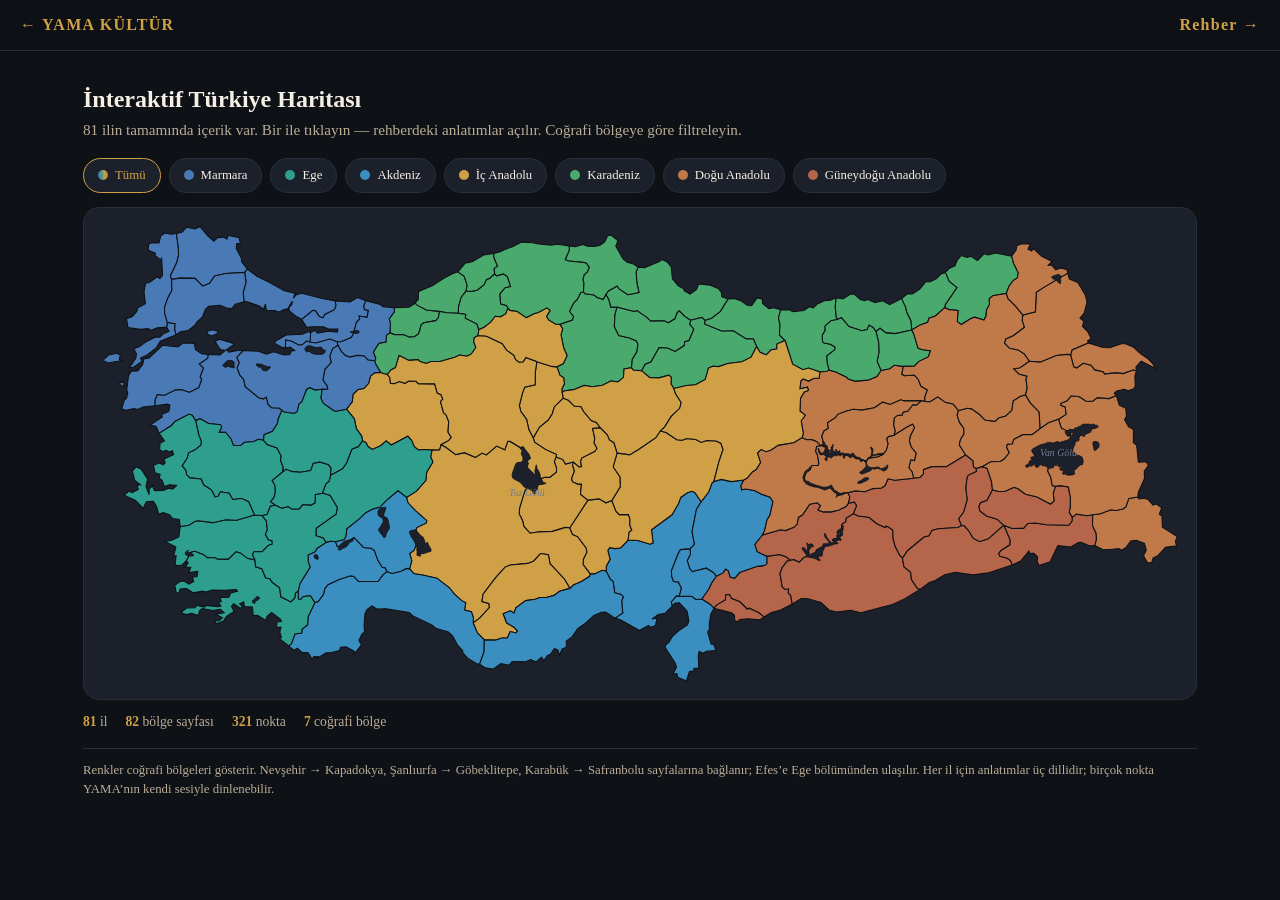
<file: harita.html>
<!DOCTYPE html>
<html lang="tr">
<head>
<meta charset="UTF-8"/>
<meta name="viewport" content="width=device-width, initial-scale=1.0"/>
<title>YAMA · İnteraktif Türkiye Haritası</title>
<style>
:root{--bg:#0e1116;--card:#1b202a;--text:#f5efe4;--muted:#bbad97;--gold:#d0a047;--line:#2a303b}
*{box-sizing:border-box}
body{margin:0;background:var(--bg);color:var(--text);font-family:Georgia,'Times New Roman',serif;line-height:1.5}
.top{position:sticky;top:0;background:rgba(14,17,22,.94);backdrop-filter:blur(6px);border-bottom:1px solid var(--line);padding:13px 20px;display:flex;align-items:center;justify-content:space-between;gap:10px;flex-wrap:wrap;z-index:5}
.top a{color:var(--gold);text-decoration:none;font-weight:700;letter-spacing:.08em}
main{max-width:1150px;margin:0 auto;padding:24px 18px 60px}
h1{font-size:1.5rem;margin:6px 0 2px}
.lead{color:var(--muted);margin:0 0 16px;font-size:.95rem}
.filters{display:flex;gap:8px;flex-wrap:wrap;margin:0 0 14px}
.gbtn{font:inherit;font-size:.8rem;padding:7px 14px;border-radius:999px;border:1px solid var(--line);background:var(--card);color:var(--text);cursor:pointer;display:flex;align-items:center;gap:7px}
.gbtn::before{content:"";width:10px;height:10px;border-radius:50%;background:var(--c,#888)}
.gbtn.all::before{background:linear-gradient(90deg,#4a7ab5,#2e9e8f,#d0a047,#c07a4a)}
.gbtn.on{border-color:var(--gold);color:var(--gold)}
.mapwrap{background:var(--card);border:1px solid var(--line);border-radius:16px;padding:10px;position:relative}
svg{width:100%;height:auto;display:block}
.il{stroke:#0e1116;stroke-width:1;cursor:pointer;transition:filter .15s,opacity .3s}
.il:hover{filter:brightness(1.35)}
.il.dim{opacity:.16;pointer-events:none}
.tip{position:fixed;pointer-events:none;background:rgba(14,17,22,.96);border:1px solid var(--gold);border-radius:10px;padding:8px 12px;font-size:.85rem;z-index:10;display:none;max-width:230px}
.tip b{color:var(--gold)}
.tip small{color:var(--muted)}
.stats{display:flex;gap:18px;flex-wrap:wrap;color:var(--muted);font-size:.85rem;margin-top:12px}
.stats b{color:var(--gold)}
.note{color:var(--muted);font-size:.8rem;margin-top:16px;border-top:1px solid var(--line);padding-top:12px}
</style>
</head>
<body>
<div class="top"><a href="index.html">← YAMA KÜLTÜR</a><a href="guide.html">Rehber →</a></div>
<main>
<h1>İnteraktif Türkiye Haritası</h1>
<p class="lead">81 ilin tamamında içerik var. Bir ile tıklayın — rehberdeki anlatımlar açılır. Coğrafi bölgeye göre filtreleyin.</p>
<div class="filters"><button class="gbtn all on" data-g="">Tümü</button><button class="gbtn" data-g="Marmara" style="--c:#4a7ab5">Marmara</button><button class="gbtn" data-g="Ege" style="--c:#2e9e8f">Ege</button><button class="gbtn" data-g="Akdeniz" style="--c:#3a8fc0">Akdeniz</button><button class="gbtn" data-g="İç Anadolu" style="--c:#d0a047">İç Anadolu</button><button class="gbtn" data-g="Karadeniz" style="--c:#4aa96c">Karadeniz</button><button class="gbtn" data-g="Doğu Anadolu" style="--c:#c07a4a">Doğu Anadolu</button><button class="gbtn" data-g="Güneydoğu Anadolu" style="--c:#b5654a">Güneydoğu Anadolu</button></div>
<div class="mapwrap">
<svg viewBox="0 0 1000 431" xmlns="http://www.w3.org/2000/svg">
<path class="il" data-r="ordu" data-il="Ordu" data-geo="Karadeniz" data-n="3" fill="#4aa96c" d="M559.4,93.7 L565.4,91.8 L573.6,85.5 L580.6,74.1 L586.2,73.8 L592.8,76.0 L598.4,80.1 L602.2,80.3 L607.2,73.2 L611.9,74.1 L612.2,78.2 L618.0,83.0 L622.2,82.2 L628.9,83.9 L626.8,91.4 L628.2,97.4 L627.7,107.1 L632.8,112.2 L625.4,115.4 L625.3,119.9 L620.2,120.7 L615.6,125.4 L609.9,122.9 L606.8,117.7 L603.9,110.8 L597.2,110.7 L585.4,103.3 L575.2,103.7 L559.2,97.3 L559.4,93.7Z"><title>Ordu</title></path>
<path class="il" data-r="samsun" data-il="Samsun" data-geo="Karadeniz" data-n="2" fill="#4aa96c" d="M580.6,74.1 L573.6,85.5 L565.4,91.8 L559.4,93.7 L556.7,91.0 L546.3,93.7 L540.9,90.1 L536.1,85.2 L534.2,86.5 L532.0,92.3 L526.0,96.0 L522.1,94.2 L509.8,94.4 L506.4,91.2 L497.5,85.0 L494.4,85.6 L479.0,81.7 L473.3,81.8 L471.3,74.5 L468.7,70.0 L471.0,66.8 L479.1,62.2 L481.0,65.0 L488.8,70.3 L499.1,68.3 L497.2,59.7 L496.4,49.4 L498.2,45.0 L504.1,45.4 L517.3,40.0 L520.3,38.1 L524.8,40.2 L528.6,44.9 L529.7,55.7 L535.0,62.2 L540.0,64.7 L540.4,66.6 L545.8,69.6 L551.6,65.6 L553.8,60.4 L564.5,61.5 L572.0,64.9 L574.5,68.1 L575.0,72.1 L580.6,74.1Z"><title>Samsun</title></path>
<path class="il" data-r="gaziantep" data-il="Gaziantep" data-geo="Güneydoğu Anadolu" data-n="4" fill="#b5654a" d="M639.4,353.4 L628.8,358.9 L620.2,361.2 L613.5,365.3 L608.8,361.5 L599.9,357.3 L598.3,358.3 L591.5,351.5 L583.8,348.5 L582.0,344.8 L578.5,345.3 L578.2,349.7 L570.5,354.3 L567.7,357.3 L564.3,353.9 L556.5,348.9 L563.0,339.8 L565.7,334.0 L569.8,328.1 L576.0,325.0 L578.4,321.5 L580.9,323.1 L582.6,328.8 L586.7,330.0 L591.2,324.7 L607.4,319.0 L613.9,318.3 L616.1,316.7 L616.2,309.9 L627.5,308.2 L633.7,310.2 L638.0,313.5 L634.6,314.4 L630.2,320.2 L628.2,325.7 L630.3,338.0 L633.2,340.2 L636.1,339.6 L635.8,343.5 L638.0,345.6 L639.4,353.4Z"><title>Gaziantep</title></path>
<path class="il" data-r="kocaeli" data-il="Kocaeli" data-geo="Marmara" data-n="3" fill="#4a7ab5" d="M220.9,75.9 L234.5,76.9 L241.3,72.8 L249.0,75.7 L247.0,80.6 L247.7,83.9 L251.3,84.6 L250.0,91.0 L242.8,89.8 L243.4,92.4 L240.2,95.8 L237.8,105.5 L235.7,109.5 L226.2,113.4 L222.8,113.6 L216.0,110.8 L203.3,114.5 L197.5,113.5 L198.1,111.0 L198.3,105.2 L202.0,102.9 L204.8,105.4 L214.5,103.6 L222.9,104.5 L223.3,101.8 L215.1,101.8 L210.3,99.6 L198.5,99.6 L194.9,100.4 L190.1,92.8 L200.3,84.5 L202.8,84.8 L206.5,90.2 L209.7,91.3 L211.1,88.3 L220.0,83.9 L221.5,80.6 L220.9,75.9Z"><title>Kocaeli</title></path>
<path class="il" data-r="balikesir" data-il="Balıkesir" data-geo="Marmara" data-n="3" fill="#4a7ab5" d="M108.8,102.4 L113.6,104.0 L112.7,105.9 L107.2,108.0 L103.9,106.1 L103.5,103.7 L108.8,102.4Z M59.6,197.2 L57.0,190.9 L51.4,189.7 L62.5,182.3 L62.0,180.0 L68.5,177.0 L69.5,171.3 L67.3,170.5 L55.7,171.9 L55.9,166.6 L57.9,161.6 L64.5,162.3 L74.7,157.4 L80.0,157.1 L87.4,159.5 L95.9,155.3 L98.6,147.7 L97.1,145.5 L100.1,137.4 L96.3,133.8 L104.0,128.4 L104.5,125.0 L115.4,125.3 L120.4,121.3 L115.7,120.5 L110.8,113.1 L114.7,111.0 L125.1,113.9 L128.2,115.9 L121.4,120.5 L123.3,122.8 L131.8,121.3 L136.6,121.4 L130.8,127.7 L133.1,132.5 L131.0,137.1 L133.6,144.0 L137.1,147.8 L138.5,154.5 L151.3,164.9 L155.3,165.6 L157.8,164.0 L159.4,170.7 L162.7,173.8 L169.4,174.0 L172.1,176.1 L168.8,183.8 L167.9,188.4 L163.4,195.3 L155.8,198.4 L155.2,203.6 L150.7,202.7 L145.9,204.9 L137.9,205.4 L134.4,208.2 L127.7,208.3 L125.4,202.4 L120.4,196.2 L114.6,196.3 L116.9,191.4 L115.8,189.3 L104.9,188.2 L97.1,183.8 L93.1,185.6 L89.7,180.4 L86.9,179.7 L74.2,186.3 L71.0,190.0 L59.6,197.2Z"><title>Balıkesir</title></path>
<path class="il" data-r="canakkale" data-il="Çanakkale" data-geo="Marmara" data-n="8" fill="#4a7ab5" d="M25.5,150.3 L27.6,151.2 L27.0,154.4 L22.5,151.7 L25.5,150.3Z M67.1,95.8 L67.1,95.6 L74.3,96.8 L73.9,102.0 L75.2,106.9 L60.7,112.8 L57.0,118.9 L47.7,126.0 L42.6,128.3 L43.9,131.4 L36.1,136.7 L32.4,137.1 L38.3,128.3 L38.9,124.3 L36.4,119.8 L42.2,117.5 L48.1,113.0 L56.6,108.9 L60.3,109.2 L63.7,105.9 L68.7,103.8 L66.5,99.9 L67.1,95.8Z M13.3,125.5 L21.2,123.9 L24.0,125.4 L23.2,129.6 L25.6,130.5 L13.0,132.8 L8.0,130.4 L13.3,125.5Z M55.7,171.9 L44.9,173.1 L39.9,175.3 L36.7,174.6 L29.2,176.0 L25.3,174.7 L27.8,166.8 L29.8,165.1 L30.9,160.0 L30.0,157.5 L31.6,144.4 L34.2,140.2 L40.0,140.0 L44.5,134.5 L45.7,129.0 L50.4,128.1 L63.0,116.5 L76.9,118.1 L81.3,114.5 L91.7,114.8 L93.0,120.6 L98.5,124.2 L104.5,125.0 L104.0,128.4 L96.3,133.8 L100.1,137.4 L97.1,145.5 L98.6,147.7 L95.9,155.3 L87.4,159.5 L80.0,157.1 L74.7,157.4 L64.5,162.3 L57.9,161.6 L55.9,166.6 L55.7,171.9Z"><title>Çanakkale</title></path>
<path class="il" data-r="tokat" data-il="Tokat" data-geo="Karadeniz" data-n="4" fill="#4aa96c" d="M546.3,93.7 L556.7,91.0 L559.4,93.7 L559.2,97.3 L575.2,103.7 L585.4,103.3 L597.2,110.7 L603.9,110.8 L606.8,117.7 L601.8,127.4 L593.3,131.6 L580.4,133.2 L572.1,136.1 L566.3,135.7 L562.7,137.5 L559.8,147.8 L550.9,152.7 L542.6,153.4 L531.0,156.2 L528.4,152.1 L528.6,145.9 L526.4,143.9 L517.6,146.4 L509.0,146.2 L501.4,139.8 L504.6,133.9 L510.0,131.6 L517.4,118.6 L525.6,119.1 L532.1,122.2 L540.6,116.6 L540.8,113.3 L544.8,112.2 L549.2,101.8 L545.4,97.4 L546.3,93.7Z"><title>Tokat</title></path>
<path class="il" data-r="giresun" data-il="Giresun" data-geo="Karadeniz" data-n="3" fill="#4aa96c" d="M673.3,139.3 L671.4,140.3 L664.8,141.0 L654.3,137.4 L649.2,139.0 L639.8,133.9 L632.8,112.2 L627.7,107.1 L628.2,97.4 L626.8,91.4 L628.9,83.9 L637.5,84.2 L639.8,85.9 L650.1,84.7 L655.3,81.2 L658.8,82.3 L661.9,79.0 L668.8,75.8 L674.4,75.4 L679.6,73.1 L678.8,81.2 L679.7,90.4 L680.7,92.9 L674.9,94.0 L669.4,99.1 L669.7,102.9 L667.0,107.1 L667.1,112.9 L668.5,114.5 L674.5,115.6 L678.6,118.1 L678.5,120.5 L671.1,126.4 L671.6,133.2 L673.3,139.3Z"><title>Giresun</title></path>
<path class="il" data-r="erzincan" data-il="Erzincan" data-geo="Doğu Anadolu" data-n="3" fill="#c07a4a" d="M664.8,141.0 L671.4,140.3 L673.3,139.3 L679.3,141.0 L688.9,145.5 L690.7,147.4 L696.9,149.4 L708.8,148.5 L716.9,145.1 L720.7,139.6 L728.6,138.0 L732.8,134.8 L741.1,135.9 L739.8,143.2 L742.6,144.4 L751.2,143.8 L754.9,147.9 L757.2,153.9 L763.2,157.6 L760.8,164.0 L761.0,168.1 L757.7,167.3 L741.8,167.5 L738.8,166.5 L729.1,170.7 L722.2,168.6 L714.8,173.8 L703.2,175.9 L695.3,175.2 L688.6,176.9 L681.1,179.8 L679.0,182.9 L671.7,187.5 L672.5,192.7 L668.7,194.8 L666.5,199.6 L668.2,207.4 L666.7,207.8 L665.4,208.6 L661.9,204.9 L657.3,203.0 L652.5,203.1 L648.3,201.3 L649.6,197.2 L647.6,185.7 L651.4,180.8 L646.5,176.7 L647.0,165.1 L650.4,159.4 L654.2,158.0 L653.4,155.0 L646.4,156.5 L647.4,148.8 L649.5,147.4 L654.4,149.3 L659.3,146.8 L664.0,146.8 L664.8,141.0Z"><title>Erzincan</title></path>
<path class="il" data-r="bingol" data-il="Bingöl" data-geo="Doğu Anadolu" data-n="3" fill="#c07a4a" d="M757.7,167.3 L761.0,168.1 L765.5,168.3 L772.7,163.8 L779.6,168.8 L786.7,170.3 L791.7,176.3 L790.4,180.5 L792.5,187.0 L796.5,192.4 L796.7,197.8 L793.6,202.5 L792.4,207.8 L798.2,217.0 L780.6,227.7 L767.4,227.7 L759.6,230.5 L759.6,234.3 L756.5,237.6 L750.5,238.4 L749.2,232.5 L746.2,228.7 L748.0,221.5 L751.4,222.1 L752.8,215.3 L748.3,209.7 L746.7,204.7 L747.3,200.1 L751.4,191.9 L749.6,188.9 L743.9,191.8 L732.6,199.0 L733.6,194.6 L732.2,189.8 L732.8,183.1 L735.8,180.8 L740.2,180.3 L740.9,177.9 L745.5,176.7 L749.7,171.0 L753.4,171.2 L757.7,167.3Z"><title>Bingöl</title></path>
<path class="il" data-r="hatay" data-il="Hatay" data-geo="Akdeniz" data-n="3" fill="#3a8fc0" d="M556.5,348.9 L564.3,353.9 L567.7,357.3 L564.9,362.6 L563.5,370.9 L563.5,376.7 L562.0,379.2 L565.1,390.2 L567.7,390.6 L569.5,396.2 L560.7,396.7 L558.2,398.6 L554.1,396.9 L553.4,400.9 L553.8,412.2 L549.5,412.3 L549.2,414.7 L545.3,415.2 L542.5,423.9 L534.6,420.5 L533.8,417.2 L530.2,417.9 L533.5,411.2 L531.8,406.8 L523.6,394.3 L522.9,391.9 L526.8,388.3 L529.6,383.3 L535.6,377.9 L543.5,372.7 L544.8,369.1 L543.1,359.8 L536.0,352.4 L532.1,352.7 L529.5,355.5 L528.6,351.5 L533.6,345.8 L535.9,346.5 L547.4,346.4 L551.2,349.4 L556.5,348.9Z"><title>Hatay</title></path>
<path class="il" data-r="adana" data-il="Adana" data-geo="Akdeniz" data-n="4" fill="#3a8fc0" d="M535.9,346.5 L533.6,345.8 L528.6,351.5 L529.5,355.5 L522.9,362.1 L516.6,363.1 L510.9,367.3 L515.7,366.4 L514.1,373.4 L509.6,374.7 L507.9,373.1 L499.4,377.8 L483.0,368.4 L477.2,366.4 L484.2,361.8 L483.2,350.9 L484.7,346.7 L482.6,344.7 L476.9,343.2 L475.3,332.8 L472.8,330.9 L469.0,323.4 L469.1,318.9 L472.6,312.6 L470.5,304.4 L472.2,301.9 L477.4,302.8 L482.5,301.9 L489.1,294.9 L498.1,295.4 L509.3,298.8 L512.0,297.5 L510.5,285.5 L529.3,271.8 L535.3,261.4 L537.3,255.9 L543.4,251.6 L547.5,250.3 L550.2,251.4 L556.0,259.9 L551.7,266.8 L547.7,287.1 L549.9,298.8 L545.9,303.0 L537.1,303.7 L534.8,307.7 L528.8,323.2 L529.0,328.1 L530.7,332.9 L535.2,333.3 L538.0,339.0 L535.9,346.5Z"><title>Adana</title></path>
<path class="il" data-r="corum" data-il="Çorum" data-geo="Karadeniz" data-n="4" fill="#4aa96c" d="M428.6,159.6 L428.5,156.3 L430.8,151.9 L430.1,146.4 L426.6,144.0 L424.0,136.3 L429.8,133.3 L433.2,125.9 L430.1,118.9 L427.6,106.7 L429.2,101.5 L426.6,97.4 L438.0,93.4 L439.1,90.2 L435.4,85.6 L439.2,77.9 L442.7,74.4 L445.7,68.3 L448.2,67.7 L449.6,69.3 L458.0,70.5 L460.7,72.8 L466.4,74.5 L468.7,70.0 L471.3,74.5 L473.3,81.8 L479.0,81.7 L477.1,88.5 L476.5,99.3 L480.5,107.7 L490.4,109.8 L496.7,112.6 L498.1,115.5 L497.2,122.6 L493.0,129.3 L492.2,137.1 L485.4,138.3 L484.9,145.9 L479.8,150.1 L473.2,149.3 L465.7,153.1 L456.6,154.5 L448.9,153.3 L439.3,157.2 L431.4,158.2 L428.6,159.6Z"><title>Çorum</title></path>
<path class="il" data-r="kirikkale" data-il="Kırıkkale" data-geo="İç Anadolu" data-n="3" fill="#d0a047" d="M424.0,136.3 L426.6,144.0 L430.1,146.4 L430.8,151.9 L428.5,156.3 L428.6,159.6 L429.4,162.3 L429.8,165.0 L421.7,172.8 L419.6,179.5 L416.1,185.0 L407.9,191.7 L402.3,201.6 L398.2,193.8 L396.2,184.6 L390.8,177.1 L389.5,171.7 L392.3,160.6 L394.4,155.0 L404.0,152.7 L404.2,140.7 L405.5,131.6 L419.3,135.9 L424.0,136.3Z"><title>Kırıkkale</title></path>
<path class="il" data-r="nigde" data-il="Niğde" data-geo="İç Anadolu" data-n="3" fill="#d0a047" d="M435.6,283.9 L452.3,258.4 L462.5,257.2 L468.8,260.8 L474.2,258.7 L478.0,268.5 L481.0,271.6 L489.4,271.5 L490.8,275.8 L490.7,281.4 L492.5,286.0 L490.1,287.6 L489.1,294.9 L482.5,301.9 L477.4,302.8 L472.2,301.9 L470.5,304.4 L472.6,312.6 L469.1,318.9 L469.0,323.4 L465.4,322.6 L458.5,325.9 L454.5,326.1 L447.9,317.3 L448.1,312.5 L451.3,306.0 L450.7,302.3 L443.0,292.0 L438.1,289.9 L435.6,283.9Z"><title>Niğde</title></path>
<path class="il" data-r="aksaray" data-il="Aksaray" data-geo="İç Anadolu" data-n="3" fill="#d0a047" d="M452.3,258.4 L435.6,283.9 L431.8,283.3 L419.8,287.0 L407.8,287.4 L399.3,288.7 L393.7,282.4 L392.5,277.3 L389.4,271.0 L389.7,265.7 L394.6,249.7 L399.6,242.3 L412.7,237.4 L417.3,237.5 L423.5,232.5 L423.5,228.7 L421.5,223.2 L423.1,218.9 L429.1,221.0 L431.8,225.4 L438.8,223.5 L438.2,226.1 L440.0,231.9 L437.4,238.3 L438.2,241.5 L443.1,243.7 L446.4,243.6 L445.5,253.0 L452.3,258.4Z"><title>Aksaray</title></path>
<path class="il" data-r="kirsehir" data-il="Kırşehir" data-geo="İç Anadolu" data-n="3" fill="#d0a047" d="M438.8,223.5 L431.8,225.4 L429.1,221.0 L423.1,218.9 L423.5,216.7 L413.3,211.9 L403.4,205.3 L402.3,201.6 L407.9,191.7 L416.1,185.0 L419.6,179.5 L421.7,172.8 L429.8,165.0 L434.5,166.9 L439.8,172.2 L446.1,172.9 L448.2,177.0 L455.3,185.5 L460.1,187.3 L463.7,192.2 L456.6,192.7 L458.6,201.8 L458.0,206.0 L460.7,211.1 L458.6,213.9 L446.7,219.8 L445.6,223.3 L446.5,227.7 L444.4,228.2 L438.8,223.5Z"><title>Kırşehir</title></path>
<path class="il" data-r="yozgat" data-il="Yozgat" data-geo="İç Anadolu" data-n="3" fill="#d0a047" d="M429.8,165.0 L429.4,162.3 L428.6,159.6 L431.4,158.2 L439.3,157.2 L448.9,153.3 L456.6,154.5 L465.7,153.1 L473.2,149.3 L479.8,150.1 L484.9,145.9 L485.4,138.3 L492.2,137.1 L494.0,139.2 L501.4,139.8 L509.0,146.2 L517.6,146.4 L526.4,143.9 L528.6,145.9 L528.4,152.1 L531.0,156.2 L532.6,160.9 L537.7,169.0 L536.4,174.3 L528.6,181.7 L522.8,191.0 L518.7,195.1 L514.6,201.2 L498.5,212.2 L490.6,216.9 L479.0,215.3 L476.0,205.8 L471.9,203.3 L470.1,198.8 L463.7,192.2 L460.1,187.3 L455.3,185.5 L448.2,177.0 L446.1,172.9 L439.8,172.2 L434.5,166.9 L429.8,165.0Z"><title>Yozgat</title></path>
<path class="il" data-r="amasya" data-il="Amasya" data-geo="Karadeniz" data-n="3" fill="#4aa96c" d="M501.4,139.8 L494.0,139.2 L492.2,137.1 L493.0,129.3 L497.2,122.6 L498.1,115.5 L496.7,112.6 L490.4,109.8 L480.5,107.7 L476.5,99.3 L477.1,88.5 L479.0,81.7 L494.4,85.6 L497.5,85.0 L506.4,91.2 L509.8,94.4 L522.1,94.2 L526.0,96.0 L532.0,92.3 L534.2,86.5 L536.1,85.2 L540.9,90.1 L546.3,93.7 L545.4,97.4 L549.2,101.8 L544.8,112.2 L540.8,113.3 L540.6,116.6 L532.1,122.2 L525.6,119.1 L517.4,118.6 L510.0,131.6 L504.6,133.9 L501.4,139.8Z"><title>Amasya</title></path>
<path class="il" data-r="mus" data-il="Muş" data-geo="Doğu Anadolu" data-n="3" fill="#c07a4a" d="M813.2,227.8 L810.4,228.6 L807.6,229.6 L805.3,227.7 L804.8,222.4 L798.2,217.0 L792.4,207.8 L793.6,202.5 L796.7,197.8 L796.5,192.4 L792.5,187.0 L790.4,180.5 L791.7,176.3 L799.6,174.2 L803.8,174.8 L811.3,180.2 L816.0,185.0 L824.9,186.2 L828.7,183.0 L834.8,181.3 L840.4,176.1 L841.7,167.4 L848.3,163.3 L853.1,162.0 L857.4,169.3 L865.5,177.6 L866.5,192.9 L859.0,198.4 L850.6,198.4 L842.3,202.8 L841.0,207.0 L836.5,207.3 L835.7,209.8 L838.2,215.0 L833.6,220.7 L830.1,223.0 L821.3,223.2 L813.2,227.8Z"><title>Muş</title></path>
<path class="il" data-r="batman" data-il="Batman" data-geo="Güneydoğu Anadolu" data-n="2" fill="#b5654a" d="M807.6,229.6 L810.4,228.6 L813.2,227.8 L817.8,229.1 L821.9,241.3 L822.8,249.0 L817.7,258.7 L811.9,260.8 L810.4,264.0 L811.3,268.3 L817.3,272.9 L827.0,275.8 L833.2,281.4 L818.8,294.0 L811.0,296.4 L805.1,293.4 L800.7,286.2 L796.7,281.9 L794.3,281.6 L791.8,275.4 L796.3,269.3 L799.6,258.0 L798.3,247.3 L799.5,237.4 L800.5,235.7 L808.2,231.8 L807.6,229.6Z"><title>Batman</title></path>
<path class="il" data-r="kars" data-il="Kars" data-geo="Doğu Anadolu" data-n="4" fill="#c07a4a" d="M910.7,114.4 L895.8,120.8 L894.4,125.7 L891.6,124.9 L881.4,125.9 L866.5,132.0 L856.5,131.2 L851.8,124.5 L846.0,120.8 L838.4,119.3 L833.7,114.5 L834.9,110.8 L842.0,107.6 L851.9,100.0 L849.9,93.5 L850.6,88.9 L862.1,85.9 L862.9,68.0 L868.6,64.2 L891.6,50.5 L893.3,56.0 L900.9,59.0 L907.7,70.2 L909.4,76.9 L906.8,87.1 L902.9,91.8 L906.3,94.3 L905.3,99.4 L910.0,104.1 L913.1,110.2 L909.9,112.6 L910.7,114.4Z"><title>Kars</title></path>
<path class="il" data-r="igdir" data-il="Iğdır" data-geo="Doğu Anadolu" data-n="2" fill="#c07a4a" d="M894.4,125.7 L895.8,120.8 L910.7,114.4 L923.9,118.6 L930.1,118.8 L940.9,115.1 L944.6,115.2 L952.1,118.4 L958.2,124.2 L964.6,128.4 L969.1,132.8 L972.2,137.9 L959.0,131.2 L954.2,136.3 L954.6,140.0 L951.6,139.2 L942.8,142.5 L935.0,141.8 L925.3,142.9 L924.3,141.0 L916.3,139.1 L913.2,135.1 L906.1,133.0 L899.9,137.4 L897.2,136.3 L894.4,125.7Z"><title>Iğdır</title></path>
<path class="il" data-r="duzce" data-il="Düzce" data-geo="Karadeniz" data-n="3" fill="#4aa96c" d="M274.8,82.1 L288.4,81.7 L294.1,78.0 L296.0,79.8 L304.4,84.2 L316.4,85.5 L315.4,91.2 L313.0,94.0 L302.0,96.0 L299.6,97.8 L297.4,105.9 L293.5,108.8 L288.7,109.1 L283.2,106.7 L275.1,106.8 L271.0,105.2 L271.4,96.2 L270.3,92.4 L275.0,86.0 L274.8,82.1Z"><title>Düzce</title></path>
<path class="il" data-r="zonguldak" data-il="Zonguldak" data-geo="Karadeniz" data-n="3" fill="#4aa96c" d="M340.7,66.9 L336.2,72.7 L333.8,81.4 L333.7,87.2 L323.1,86.7 L316.4,85.5 L304.4,84.2 L296.0,79.8 L294.1,78.0 L296.9,74.7 L297.2,67.2 L309.8,62.1 L320.3,55.3 L328.7,50.8 L333.3,49.3 L339.0,53.4 L341.7,61.3 L340.7,66.9Z"><title>Zonguldak</title></path>
<path class="il" data-r="safranbolu" data-il="Karabük" data-geo="Karadeniz" data-n="3" fill="#4aa96c" d="M333.7,87.2 L333.8,81.4 L336.2,72.7 L340.7,66.9 L346.0,67.2 L351.2,65.9 L357.2,61.0 L359.4,56.2 L362.1,55.4 L366.9,51.0 L368.5,52.9 L375.1,51.2 L378.7,53.8 L381.5,62.8 L376.6,63.8 L371.8,69.4 L372.3,78.6 L377.7,80.2 L379.2,82.5 L377.0,87.9 L372.3,90.5 L367.5,90.0 L363.3,95.3 L357.4,100.0 L352.3,102.3 L350.6,97.1 L340.0,91.8 L340.4,88.3 L333.7,87.2Z"><title>Karabük</title></path>
<path class="il" data-r="yalova" data-il="Yalova" data-geo="Marmara" data-n="3" fill="#4a7ab5" d="M198.1,111.0 L197.5,113.5 L194.5,112.7 L191.1,115.9 L187.9,116.5 L180.5,112.7 L175.5,111.9 L175.3,119.0 L172.2,118.5 L165.3,114.7 L166.3,112.7 L176.1,107.2 L190.9,106.5 L196.5,104.0 L198.3,105.2 L198.1,111.0Z"><title>Yalova</title></path>
<path class="il" data-r="sakarya" data-il="Sakarya" data-geo="Marmara" data-n="3" fill="#4a7ab5" d="M274.8,82.1 L275.0,86.0 L270.3,92.4 L271.4,96.2 L271.0,105.2 L267.8,107.6 L267.6,113.7 L260.8,114.9 L255.9,123.0 L258.1,128.3 L257.1,130.7 L250.8,130.0 L247.3,126.3 L241.3,125.8 L234.5,127.4 L230.1,125.9 L226.4,122.1 L223.4,116.5 L222.9,115.0 L222.8,113.6 L226.2,113.4 L235.7,109.5 L237.8,105.5 L240.2,95.8 L243.4,92.4 L242.8,89.8 L250.0,91.0 L251.3,84.6 L247.7,83.9 L247.0,80.6 L249.0,75.7 L262.2,79.2 L264.6,81.2 L274.8,82.1Z"><title>Sakarya</title></path>
<path class="il" data-r="cankiri" data-il="Çankiri" data-geo="İç Anadolu" data-n="3" fill="#d0a047" d="M351.3,107.8 L352.1,104.2 L352.3,102.3 L357.4,100.0 L363.3,95.3 L367.5,90.0 L372.3,90.5 L377.0,87.9 L379.2,82.5 L381.0,84.6 L387.4,85.4 L396.0,91.2 L403.1,87.4 L406.9,86.6 L414.8,82.3 L417.8,84.6 L414.5,90.2 L416.4,93.3 L422.5,97.0 L426.6,97.4 L429.2,101.5 L427.6,106.7 L430.1,118.9 L433.2,125.9 L429.8,133.3 L424.0,136.3 L419.3,135.9 L405.5,131.6 L395.6,128.0 L393.0,131.8 L389.4,132.2 L386.0,129.7 L384.4,125.8 L377.9,121.2 L373.7,115.1 L359.2,108.3 L351.3,107.8Z"><title>Çankiri</title></path>
<path class="il" data-r="bolu" data-il="Bolu" data-geo="Karadeniz" data-n="3" fill="#4aa96c" d="M352.3,102.3 L352.1,104.2 L351.3,107.8 L348.1,109.8 L347.8,113.4 L349.7,118.6 L345.6,124.5 L341.6,126.6 L334.7,125.5 L330.5,127.6 L316.9,131.4 L308.7,131.4 L304.2,133.2 L298.5,131.5 L296.9,129.7 L288.4,130.4 L279.4,126.0 L276.1,137.0 L271.9,139.2 L268.7,143.3 L265.5,142.7 L262.5,141.5 L257.8,133.6 L257.1,130.7 L258.1,128.3 L255.9,123.0 L260.8,114.9 L267.6,113.7 L267.8,107.6 L271.0,105.2 L275.1,106.8 L283.2,106.7 L288.7,109.1 L293.5,108.8 L297.4,105.9 L299.6,97.8 L302.0,96.0 L313.0,94.0 L315.4,91.2 L316.4,85.5 L323.1,86.7 L333.7,87.2 L340.4,88.3 L340.0,91.8 L350.6,97.1 L352.3,102.3Z"><title>Bolu</title></path>
<path class="il" data-r="edirne" data-il="Edirne" data-geo="Marmara" data-n="6" fill="#4a7ab5" d="M67.1,95.6 L67.1,95.8 L66.5,99.9 L57.9,100.6 L52.5,102.9 L49.6,101.3 L42.5,102.0 L31.2,100.4 L29.7,92.2 L34.9,90.4 L39.2,85.5 L40.1,82.2 L47.1,78.4 L45.8,67.9 L47.2,59.4 L50.3,59.3 L57.9,53.8 L60.3,55.4 L62.8,52.4 L61.9,36.9 L60.9,38.3 L55.6,34.1 L56.3,32.4 L49.5,29.4 L50.0,24.4 L52.2,22.8 L59.5,22.9 L61.1,16.3 L65.0,13.8 L70.5,14.8 L75.5,14.2 L77.3,28.1 L77.4,34.5 L75.8,40.7 L69.9,53.1 L71.1,56.2 L71.3,66.5 L67.6,73.3 L64.6,81.6 L64.6,87.0 L67.1,95.6Z"><title>Edirne</title></path>
<path class="il" data-r="eskisehir" data-il="Eskisehir" data-geo="İç Anadolu" data-n="5" fill="#d0a047" d="M262.5,141.5 L265.5,142.7 L268.7,143.3 L270.8,146.1 L271.5,151.4 L274.7,151.7 L279.5,149.8 L285.0,151.4 L287.9,149.3 L294.9,149.5 L297.0,151.7 L311.9,151.9 L314.5,160.6 L317.7,161.6 L319.4,165.8 L317.3,168.2 L320.1,178.3 L322.6,180.6 L324.8,186.5 L324.2,196.1 L327.2,200.9 L325.0,203.7 L317.9,207.6 L316.5,212.4 L309.5,212.6 L303.7,212.0 L297.0,212.5 L293.3,209.5 L290.9,203.8 L287.4,199.9 L272.2,207.9 L267.6,204.1 L262.4,208.5 L254.8,211.9 L250.9,209.3 L249.1,205.8 L245.9,203.9 L245.1,199.7 L240.2,192.8 L238.4,183.9 L231.2,175.1 L236.5,168.3 L237.2,161.5 L241.8,157.1 L247.1,156.2 L251.5,151.4 L253.2,144.8 L257.4,141.6 L262.5,141.5Z"><title>Eskisehir</title></path>
<path class="il" data-r="konya" data-il="Konya" data-geo="İç Anadolu" data-n="4" fill="#d0a047" d="M309.5,212.6 L316.5,212.4 L317.9,207.6 L322.3,210.0 L331.3,216.7 L339.2,214.9 L349.2,219.2 L355.4,215.3 L359.2,217.0 L368.7,208.9 L376.2,212.3 L378.9,204.6 L381.1,204.6 L392.1,211.3 L394.8,217.7 L394.4,232.3 L399.6,242.3 L394.6,249.7 L389.7,265.7 L389.4,271.0 L392.5,277.3 L393.7,282.4 L399.3,288.7 L407.8,287.4 L419.8,287.0 L431.8,283.3 L435.6,283.9 L438.1,289.9 L443.0,292.0 L450.7,302.3 L451.3,306.0 L448.1,312.5 L447.9,317.3 L454.5,326.1 L453.9,328.1 L446.4,332.9 L439.0,336.1 L435.8,339.2 L430.9,330.8 L417.6,316.6 L416.1,308.3 L408.9,307.3 L402.5,314.3 L397.2,316.3 L381.4,317.7 L376.5,319.7 L367.6,329.6 L356.3,344.6 L355.3,351.2 L361.6,352.9 L362.2,356.6 L353.1,366.4 L347.2,370.9 L347.5,366.4 L345.6,360.5 L339.4,359.0 L340.4,352.3 L336.7,350.4 L330.1,344.5 L325.2,338.4 L314.0,329.8 L300.7,326.9 L293.2,325.8 L289.0,321.3 L291.0,313.8 L289.1,307.2 L293.0,304.5 L295.5,298.0 L294.4,287.8 L295.6,283.5 L304.3,279.2 L304.7,277.1 L294.6,268.2 L287.5,260.8 L286.2,255.9 L295.3,250.1 L303.8,240.4 L304.7,232.8 L310.3,223.4 L308.3,218.6 L309.5,212.6Z"><title>Konya</title></path>
<path class="il" data-r="bursa" data-il="Bursa" data-geo="Marmara" data-n="9" fill="#4a7ab5" d="M222.8,113.6 L222.9,115.0 L223.4,116.5 L218.6,119.6 L216.0,126.7 L217.4,132.1 L211.4,138.8 L209.8,148.5 L213.5,153.5 L214.1,156.7 L208.8,156.9 L202.5,157.6 L197.4,155.4 L194.7,157.0 L190.3,168.5 L187.8,170.2 L186.1,177.4 L183.3,179.0 L174.0,177.7 L172.1,176.1 L169.4,174.0 L162.7,173.8 L159.4,170.7 L157.8,164.0 L155.3,165.6 L151.3,164.9 L138.5,154.5 L137.1,147.8 L133.6,144.0 L131.0,137.1 L133.1,132.5 L130.8,127.7 L136.6,121.4 L150.5,122.0 L157.9,124.7 L164.7,122.5 L173.9,125.5 L179.3,125.0 L180.7,121.7 L183.8,121.4 L179.7,118.1 L175.3,119.0 L175.5,111.9 L180.5,112.7 L187.9,116.5 L191.1,115.9 L194.5,112.7 L197.5,113.5 L203.3,114.5 L216.0,110.8 L222.8,113.6Z"><title>Bursa</title></path>
<path class="il" data-r="kirklareli" data-il="Kırklareli" data-geo="Marmara" data-n="3" fill="#4a7ab5" d="M140.4,46.8 L138.1,49.8 L138.0,49.8 L120.7,50.8 L110.4,53.0 L105.9,59.8 L99.7,62.4 L92.4,55.3 L78.6,55.1 L71.1,56.2 L69.9,53.1 L75.8,40.7 L77.4,34.5 L77.3,28.1 L75.5,14.2 L80.5,13.1 L84.9,8.4 L92.3,9.9 L97.2,8.0 L103.9,16.2 L109.8,21.3 L113.0,18.1 L118.6,17.5 L121.7,19.3 L122.8,16.1 L133.0,18.1 L134.0,23.5 L130.7,23.5 L130.2,27.8 L135.3,37.6 L135.0,39.7 L140.4,46.8Z"><title>Kırklareli</title></path>
<path class="il" data-r="istanbul" data-il="İstanbul" data-geo="Marmara" data-n="12" fill="#4a7ab5" d="M138.0,49.8 L138.1,49.8 L140.4,46.8 L149.0,53.3 L159.5,58.5 L174.2,66.5 L184.0,68.9 L182.6,73.3 L184.9,70.6 L190.0,68.9 L209.0,73.7 L220.9,75.9 L221.5,80.6 L220.0,83.9 L211.1,88.3 L209.7,91.3 L206.5,90.2 L202.8,84.8 L200.3,84.5 L190.1,92.8 L184.8,90.0 L179.2,85.4 L178.4,82.1 L181.2,79.3 L181.6,76.1 L177.0,83.9 L175.0,83.5 L169.0,86.2 L165.3,84.8 L157.8,84.5 L157.0,78.7 L155.2,83.6 L151.4,80.6 L140.4,76.7 L137.4,76.7 L136.6,68.0 L139.2,58.9 L138.0,49.8Z"><title>İstanbul</title></path>
<path class="il" data-r="karaman" data-il="Karaman" data-geo="İç Anadolu" data-n="3" fill="#d0a047" d="M357.4,386.3 L351.1,380.0 L347.2,370.9 L353.1,366.4 L362.2,356.6 L361.6,352.9 L355.3,351.2 L356.3,344.6 L367.6,329.6 L376.5,319.7 L381.4,317.7 L397.2,316.3 L402.5,314.3 L408.9,307.3 L416.1,308.3 L417.6,316.6 L430.9,330.8 L435.8,339.2 L426.3,341.8 L421.3,345.6 L414.3,347.6 L408.1,347.5 L404.0,349.1 L395.3,350.4 L386.3,357.0 L384.6,361.8 L381.4,359.7 L374.7,362.4 L378.0,370.9 L384.2,374.5 L387.9,378.3 L386.5,380.0 L381.1,378.7 L378.5,384.5 L373.6,384.6 L367.4,386.6 L357.4,386.3Z"><title>Karaman</title></path>
<path class="il" data-r="antalya" data-il="Antalya" data-geo="Akdeniz" data-n="16" fill="#3a8fc0" d="M347.2,370.9 L351.1,380.0 L357.4,386.3 L357.2,397.2 L353.1,408.7 L350.0,408.0 L342.2,403.1 L337.8,398.3 L337.6,396.0 L333.1,391.4 L328.5,382.9 L324.5,379.2 L313.5,376.0 L309.4,372.6 L292.1,364.4 L288.7,361.3 L267.7,357.8 L259.1,358.1 L254.5,355.3 L250.0,358.6 L248.2,362.2 L247.3,372.9 L247.8,378.8 L245.2,381.3 L242.6,386.9 L244.9,390.9 L238.3,399.6 L238.4,396.9 L230.8,392.7 L225.7,393.2 L224.9,396.1 L216.6,398.2 L212.5,398.2 L203.2,404.0 L205.2,401.7 L201.5,401.6 L199.6,403.8 L196.1,398.2 L190.5,397.8 L186.2,393.9 L183.2,395.9 L178.3,391.9 L180.8,389.9 L184.0,381.0 L190.2,380.0 L190.5,376.5 L195.6,372.6 L196.1,365.0 L202.3,352.2 L205.3,351.3 L210.2,344.5 L211.2,339.6 L214.2,335.8 L223.8,331.2 L234.8,327.7 L237.9,328.2 L242.3,332.8 L260.2,332.9 L264.5,326.8 L268.3,323.7 L272.8,325.6 L281.1,323.5 L286.2,320.9 L289.0,321.3 L293.2,325.8 L300.7,326.9 L314.0,329.8 L325.2,338.4 L330.1,344.5 L336.7,350.4 L340.4,352.3 L339.4,359.0 L345.6,360.5 L347.5,366.4 L347.2,370.9Z"><title>Antalya</title></path>
<path class="il" data-r="afyon" data-il="Afyonkarahisar" data-geo="Ege" data-n="3" fill="#2e9e8f" d="M221.2,296.5 L216.6,296.0 L212.3,297.3 L210.2,293.2 L203.2,290.9 L203.4,284.2 L221.8,271.1 L222.7,265.1 L216.2,254.0 L209.2,252.1 L212.2,243.6 L215.4,240.7 L216.6,235.5 L227.5,229.6 L231.2,224.4 L236.1,211.8 L242.2,209.2 L245.9,203.9 L249.1,205.8 L250.9,209.3 L254.8,211.9 L262.4,208.5 L267.6,204.1 L272.2,207.9 L287.4,199.9 L290.9,203.8 L293.3,209.5 L297.0,212.5 L303.7,212.0 L309.5,212.6 L308.3,218.6 L310.3,223.4 L304.7,232.8 L303.8,240.4 L295.3,250.1 L286.2,255.9 L278.4,249.8 L268.2,258.4 L261.7,264.9 L255.5,266.6 L248.6,270.1 L243.3,275.3 L231.6,284.7 L230.8,291.5 L229.0,294.6 L221.2,296.5Z"><title>Afyonkarahisar</title></path>
<path class="il" data-r="burdur" data-il="Burdur" data-geo="Akdeniz" data-n="3" fill="#3a8fc0" d="M212.3,297.3 L216.6,296.0 L221.2,296.5 L222.8,300.7 L226.7,300.6 L238.0,292.5 L246.9,301.7 L253.8,302.5 L256.8,304.5 L259.8,312.9 L264.1,320.1 L266.5,320.2 L268.3,323.7 L264.5,326.8 L260.2,332.9 L242.3,332.8 L237.9,328.2 L234.8,327.7 L223.8,331.2 L214.2,335.8 L211.2,339.6 L210.2,344.5 L205.3,351.3 L202.3,352.2 L198.1,345.9 L191.7,346.6 L189.1,349.5 L187.1,348.7 L187.0,341.6 L188.6,334.7 L198.0,319.7 L196.2,314.9 L196.0,308.7 L202.7,305.5 L204.1,302.6 L212.3,297.3Z"><title>Burdur</title></path>
<path class="il" data-r="isparta" data-il="Isparta" data-geo="Akdeniz" data-n="3" fill="#3a8fc0" d="M289.0,321.3 L286.2,320.9 L281.1,323.5 L272.8,325.6 L268.3,323.7 L266.5,320.2 L264.1,320.1 L259.8,312.9 L256.8,304.5 L253.8,302.5 L246.9,301.7 L238.0,292.5 L226.7,300.6 L222.8,300.7 L221.2,296.5 L229.0,294.6 L230.8,291.5 L231.6,284.7 L243.3,275.3 L248.6,270.1 L255.5,266.6 L261.7,264.9 L268.2,258.4 L278.4,249.8 L286.2,255.9 L287.5,260.8 L294.6,268.2 L304.7,277.1 L304.3,279.2 L295.6,283.5 L294.4,287.8 L295.5,298.0 L293.0,304.5 L289.1,307.2 L291.0,313.8 L289.0,321.3Z"><title>Isparta</title></path>
<path class="il" data-r="aydin" data-il="Aydın" data-geo="Ege" data-n="5" fill="#2e9e8f" d="M146.9,272.0 L153.9,272.5 L157.8,277.5 L158.8,285.7 L156.9,289.5 L159.7,294.6 L163.0,295.4 L163.2,298.7 L159.5,299.8 L154.1,305.6 L146.4,305.7 L145.2,308.1 L147.4,313.2 L140.7,311.9 L133.8,306.7 L130.1,305.7 L123.0,312.6 L113.0,312.5 L110.9,311.2 L103.8,311.0 L100.2,308.3 L92.3,305.2 L88.9,306.0 L84.4,314.1 L80.4,317.8 L75.9,318.5 L74.2,317.1 L75.2,309.3 L72.8,309.8 L75.0,301.4 L65.0,296.3 L71.1,295.1 L77.7,292.0 L78.9,282.5 L86.7,281.3 L93.2,277.5 L96.0,277.3 L108.6,279.0 L120.7,276.4 L130.7,276.8 L146.9,272.0Z"><title>Aydın</title></path>
<path class="il" data-r="manisa" data-il="Manisa" data-geo="Ege" data-n="1" fill="#2e9e8f" d="M153.9,272.5 L146.9,272.0 L141.6,259.8 L135.4,256.9 L127.0,257.8 L123.8,252.0 L115.8,250.7 L113.6,254.9 L110.9,255.3 L107.6,249.1 L100.3,244.3 L98.1,239.0 L87.8,238.0 L84.9,235.2 L83.8,230.6 L80.6,227.1 L85.3,219.9 L86.5,215.0 L92.7,212.1 L97.7,208.1 L98.3,204.7 L95.9,198.6 L93.1,185.6 L97.1,183.8 L104.9,188.2 L115.8,189.3 L116.9,191.4 L114.6,196.3 L120.4,196.2 L125.4,202.4 L127.7,208.3 L134.4,208.2 L137.9,205.4 L145.9,204.9 L150.7,202.7 L155.2,203.6 L158.6,207.4 L167.6,210.6 L171.4,218.0 L170.8,222.0 L173.3,228.3 L172.9,232.4 L163.2,240.4 L165.7,244.8 L166.1,251.0 L164.8,256.0 L161.7,259.8 L166.3,263.1 L161.5,264.0 L158.5,271.6 L153.9,272.5Z"><title>Manisa</title></path>
<path class="il" data-r="diyarbakir" data-il="Diyarbakır" data-geo="Güneydoğu Anadolu" data-n="5" fill="#b5654a" d="M695.3,270.9 L698.3,263.5 L696.3,260.2 L690.7,261.4 L692.1,255.3 L690.1,251.6 L697.1,249.9 L705.9,250.7 L713.2,247.8 L721.1,247.2 L724.3,245.2 L727.1,238.8 L733.3,240.2 L750.5,238.4 L756.5,237.6 L759.6,234.3 L759.6,230.5 L767.4,227.7 L780.6,227.7 L798.2,217.0 L804.8,222.4 L805.3,227.7 L807.6,229.6 L808.2,231.8 L800.5,235.7 L799.5,237.4 L798.3,247.3 L799.6,258.0 L796.3,269.3 L791.8,275.4 L794.3,281.6 L791.2,283.4 L773.0,284.5 L767.4,286.2 L764.6,291.2 L760.5,291.9 L745.0,304.7 L740.4,311.5 L737.8,309.0 L733.5,300.7 L731.5,293.0 L731.4,285.8 L725.6,282.0 L724.7,283.7 L716.7,280.0 L709.7,274.3 L699.4,272.9 L695.3,270.9Z"><title>Diyarbakır</title></path>
<path class="il" data-r="adiyaman" data-il="Adıyaman" data-geo="Güneydoğu Anadolu" data-n="3" fill="#b5654a" d="M690.7,261.4 L696.3,260.2 L698.3,263.5 L695.3,270.9 L688.8,275.0 L688.5,278.2 L684.9,280.6 L684.8,290.1 L681.0,291.7 L682.8,293.4 L676.6,294.9 L680.3,297.6 L668.9,300.1 L662.5,307.9 L650.0,310.9 L645.7,315.3 L640.8,312.9 L638.0,313.5 L633.7,310.2 L627.5,308.2 L616.2,309.9 L607.2,305.6 L605.1,298.9 L612.1,290.3 L628.6,285.5 L633.0,286.3 L640.9,283.3 L643.9,280.3 L645.0,274.2 L648.9,271.8 L655.4,262.2 L662.1,260.8 L665.4,263.4 L663.0,267.6 L667.9,269.1 L675.1,269.1 L681.7,267.6 L688.6,264.3 L690.7,261.4Z"><title>Adıyaman</title></path>
<path class="il" data-r="maras" data-il="Kahramanmaraş" data-geo="Akdeniz" data-n="3" fill="#3a8fc0" d="M612.1,290.3 L605.1,298.9 L607.2,305.6 L616.2,309.9 L616.1,316.7 L613.9,318.3 L607.4,319.0 L591.2,324.7 L586.7,330.0 L582.6,328.8 L580.9,323.1 L578.4,321.5 L576.0,325.0 L569.8,328.1 L567.4,324.9 L560.6,320.7 L547.8,323.9 L545.6,321.3 L543.2,313.7 L546.1,308.1 L545.9,303.0 L549.9,298.8 L547.7,287.1 L551.7,266.8 L556.0,259.9 L563.0,250.7 L566.0,242.5 L567.7,241.3 L574.4,239.4 L583.7,241.4 L595.1,239.9 L592.4,245.1 L593.1,248.9 L596.9,248.2 L604.7,249.5 L611.4,253.0 L619.1,255.6 L621.8,259.8 L619.0,272.2 L616.3,276.6 L614.1,286.3 L612.1,290.3Z"><title>Kahramanmaraş</title></path>
<path class="il" data-r="kayseri" data-il="Kayseri" data-geo="İç Anadolu" data-n="5" fill="#d0a047" d="M567.7,241.3 L566.0,242.5 L563.0,250.7 L556.0,259.9 L550.2,251.4 L547.5,250.3 L543.4,251.6 L537.3,255.9 L535.3,261.4 L529.3,271.8 L510.5,285.5 L512.0,297.5 L509.3,298.8 L498.1,295.4 L489.1,294.9 L490.1,287.6 L492.5,286.0 L490.7,281.4 L490.8,275.8 L489.4,271.5 L481.0,271.6 L478.0,268.5 L474.2,258.7 L481.9,246.2 L481.6,237.2 L475.4,228.0 L479.0,215.3 L490.6,216.9 L498.5,212.2 L514.6,201.2 L518.7,195.1 L523.9,196.4 L533.7,203.0 L538.8,203.5 L542.6,202.0 L551.1,202.9 L556.2,205.5 L560.8,203.8 L569.8,204.2 L574.0,206.2 L576.1,212.0 L572.3,223.1 L567.7,241.3Z"><title>Kayseri</title></path>
<path class="il" data-r="elazig" data-il="Elazığ" data-geo="Doğu Anadolu" data-n="1" fill="#c07a4a" d="M665.4,208.6 L666.7,207.8 L668.2,207.4 L670.4,210.2 L670.0,215.7 L672.4,217.7 L681.7,215.8 L693.5,217.6 L706.8,222.8 L709.4,219.9 L717.9,218.7 L722.6,216.4 L725.5,212.8 L727.1,206.8 L725.9,202.0 L727.5,200.2 L732.6,199.0 L743.9,191.8 L749.6,188.9 L751.4,191.9 L747.3,200.1 L746.7,204.7 L748.3,209.7 L752.8,215.3 L751.4,222.1 L748.0,221.5 L746.2,228.7 L749.2,232.5 L750.5,238.4 L733.3,240.2 L727.1,238.8 L724.3,245.2 L721.1,247.2 L713.2,247.8 L705.9,250.7 L697.1,249.9 L690.1,251.6 L683.8,253.1 L678.2,251.0 L674.0,246.2 L667.9,247.9 L661.4,245.4 L657.0,245.0 L651.3,241.3 L649.7,237.5 L652.2,232.3 L655.1,230.9 L657.3,226.6 L663.0,226.7 L663.7,224.5 L662.4,217.1 L660.7,213.6 L661.8,209.0 L665.4,208.6Z"><title>Elazığ</title></path>
<path class="il" data-r="mersin" data-il="Mersin" data-geo="Akdeniz" data-n="3" fill="#3a8fc0" d="M477.2,366.4 L468.6,360.8 L464.5,361.0 L457.4,364.1 L450.1,371.0 L442.9,376.1 L437.8,383.6 L432.5,387.5 L432.6,393.1 L428.5,394.8 L426.4,400.7 L424.9,395.7 L421.7,394.2 L418.0,399.6 L415.0,400.8 L412.0,405.4 L409.9,402.2 L405.0,406.5 L400.0,404.5 L396.2,405.9 L382.8,406.2 L380.4,409.5 L372.7,408.1 L365.3,413.1 L358.3,411.8 L353.1,408.7 L357.2,397.2 L357.4,386.3 L367.4,386.6 L373.6,384.6 L378.5,384.5 L381.1,378.7 L386.5,380.0 L387.9,378.3 L384.2,374.5 L378.0,370.9 L374.7,362.4 L381.4,359.7 L384.6,361.8 L386.3,357.0 L395.3,350.4 L404.0,349.1 L408.1,347.5 L414.3,347.6 L421.3,345.6 L426.3,341.8 L435.8,339.2 L439.0,336.1 L446.4,332.9 L453.9,328.1 L454.5,326.1 L458.5,325.9 L465.4,322.6 L469.0,323.4 L472.8,330.9 L475.3,332.8 L476.9,343.2 L482.6,344.7 L484.7,346.7 L483.2,350.9 L484.2,361.8 L477.2,366.4Z"><title>Mersin</title></path>
<path class="il" data-r="sinop" data-il="Sinop" data-geo="Karadeniz" data-n="3" fill="#4aa96c" d="M435.0,25.5 L440.7,26.2 L448.0,24.3 L451.8,25.8 L458.4,26.0 L463.4,24.9 L467.7,21.8 L470.5,15.8 L474.2,16.2 L479.9,20.8 L477.8,25.6 L484.5,37.5 L488.2,40.5 L493.3,41.8 L498.2,45.0 L496.4,49.4 L497.2,59.7 L499.1,68.3 L488.8,70.3 L481.0,65.0 L479.1,62.2 L471.0,66.8 L468.7,70.0 L466.4,74.5 L460.7,72.8 L458.0,70.5 L449.6,69.3 L448.2,67.7 L448.5,59.1 L447.6,56.7 L448.9,51.9 L451.8,49.4 L453.5,45.0 L450.8,41.4 L447.5,40.6 L434.7,39.4 L431.5,38.2 L435.3,29.2 L435.0,25.5Z"><title>Sinop</title></path>
<path class="il" data-r="artvin" data-il="Artvin" data-geo="Karadeniz" data-n="3" fill="#4aa96c" d="M779.6,49.8 L783.5,46.0 L788.5,43.8 L790.4,38.8 L794.0,34.4 L799.5,36.0 L803.2,35.1 L809.0,38.9 L815.1,32.8 L818.8,33.8 L825.5,32.0 L840.4,35.0 L842.1,41.4 L846.4,50.2 L845.6,54.8 L841.7,57.3 L837.9,62.5 L835.5,69.0 L823.0,71.2 L819.9,73.8 L820.1,79.2 L817.3,84.2 L816.9,89.8 L815.0,93.4 L806.4,90.8 L802.6,92.3 L794.3,97.6 L790.6,95.0 L791.2,84.7 L783.1,83.9 L779.1,82.1 L779.5,79.4 L790.2,63.7 L783.1,58.0 L779.6,49.8Z"><title>Artvin</title></path>
<path class="il" data-r="rize" data-il="Rize" data-geo="Karadeniz" data-n="3" fill="#4aa96c" d="M739.5,73.7 L744.8,69.5 L749.4,69.6 L756.0,65.4 L761.8,58.2 L765.4,58.6 L771.3,55.7 L775.8,51.2 L779.6,49.8 L783.1,58.0 L790.2,63.7 L779.5,79.4 L779.1,82.1 L770.5,89.7 L764.6,91.7 L763.5,95.6 L756.6,97.9 L748.9,102.6 L748.0,94.1 L744.2,86.4 L743.2,81.8 L739.5,73.7Z"><title>Rize</title></path>
<path class="il" data-r="trabzon" data-il="Trabzon" data-geo="Karadeniz" data-n="4" fill="#4aa96c" d="M679.6,73.1 L685.8,74.1 L693.3,69.5 L696.4,70.0 L701.7,74.7 L705.7,75.8 L708.6,74.7 L715.2,77.6 L722.1,75.8 L728.7,79.4 L739.5,73.7 L743.2,81.8 L744.2,86.4 L748.0,94.1 L748.9,102.6 L733.8,105.9 L725.3,105.2 L719.8,101.0 L716.1,104.0 L713.4,100.2 L709.8,98.2 L708.0,102.2 L703.2,103.2 L691.3,99.4 L684.5,91.3 L680.7,92.9 L679.7,90.4 L678.8,81.2 L679.6,73.1Z"><title>Trabzon</title></path>
<path class="il" data-r="ankara" data-il="Ankara" data-geo="İç Anadolu" data-n="10" fill="#d0a047" d="M399.6,242.3 L394.4,232.3 L394.8,217.7 L392.1,211.3 L381.1,204.6 L378.9,204.6 L376.2,212.3 L368.7,208.9 L359.2,217.0 L355.4,215.3 L349.2,219.2 L339.2,214.9 L331.3,216.7 L322.3,210.0 L317.9,207.6 L325.0,203.7 L327.2,200.9 L324.2,196.1 L324.8,186.5 L322.6,180.6 L320.1,178.3 L317.3,168.2 L319.4,165.8 L317.7,161.6 L314.5,160.6 L311.9,151.9 L297.0,151.7 L294.9,149.5 L287.9,149.3 L285.0,151.4 L279.5,149.8 L274.7,151.7 L271.5,151.4 L270.8,146.1 L268.7,143.3 L271.9,139.2 L276.1,137.0 L279.4,126.0 L288.4,130.4 L296.9,129.7 L298.5,131.5 L304.2,133.2 L308.7,131.4 L316.9,131.4 L330.5,127.6 L334.7,125.5 L341.6,126.6 L345.6,124.5 L349.7,118.6 L347.8,113.4 L348.1,109.8 L351.3,107.8 L359.2,108.3 L373.7,115.1 L377.9,121.2 L384.4,125.8 L386.0,129.7 L389.4,132.2 L393.0,131.8 L395.6,128.0 L405.5,131.6 L404.2,140.7 L404.0,152.7 L394.4,155.0 L392.3,160.6 L389.5,171.7 L390.8,177.1 L396.2,184.6 L398.2,193.8 L402.3,201.6 L403.4,205.3 L413.3,211.9 L423.5,216.7 L423.1,218.9 L421.5,223.2 L423.5,228.7 L423.5,232.5 L417.3,237.5 L412.7,237.4 L399.6,242.3Z"><title>Ankara</title></path>
<path class="il" data-r="gobeklitepe" data-il="Şanlıurfa" data-geo="Güneydoğu Anadolu" data-n="7" fill="#b5654a" d="M756.4,340.1 L742.1,348.8 L731.2,353.9 L703.9,361.1 L701.1,361.3 L692.7,359.2 L680.4,360.9 L673.3,359.2 L665.8,352.1 L653.0,348.4 L647.7,348.4 L639.4,353.4 L638.0,345.6 L635.8,343.5 L636.1,339.6 L633.2,340.2 L630.3,338.0 L628.2,325.7 L630.2,320.2 L634.6,314.4 L638.0,313.5 L640.8,312.9 L645.7,315.3 L650.0,310.9 L662.5,307.9 L668.9,300.1 L680.3,297.6 L676.6,294.9 L682.8,293.4 L681.0,291.7 L684.8,290.1 L684.9,280.6 L688.5,278.2 L688.8,275.0 L695.3,270.9 L699.4,272.9 L709.7,274.3 L716.7,280.0 L724.7,283.7 L725.6,282.0 L731.4,285.8 L731.5,293.0 L733.5,300.7 L737.8,309.0 L740.4,311.5 L741.7,319.3 L747.9,324.5 L748.6,331.1 L753.9,339.1 L756.4,340.1Z"><title>Şanlıurfa</title></path>
<path class="il" data-r="bayburt" data-il="Bayburt" data-geo="Karadeniz" data-n="3" fill="#4aa96c" d="M716.1,104.0 L719.8,101.0 L725.3,105.2 L733.8,105.9 L748.9,102.6 L750.8,106.4 L754.6,119.1 L757.8,120.5 L766.0,121.5 L764.0,127.2 L755.2,131.5 L751.2,135.7 L741.1,135.9 L732.8,134.8 L728.6,138.0 L720.7,139.6 L717.1,131.3 L718.8,123.2 L718.5,113.6 L716.1,104.0Z"><title>Bayburt</title></path>
<path class="il" data-r="erzurum" data-il="Erzurum" data-geo="Doğu Anadolu" data-n="5" fill="#c07a4a" d="M850.6,88.9 L849.9,93.5 L851.9,100.0 L842.0,107.6 L834.9,110.8 L833.7,114.5 L838.4,119.3 L846.0,120.8 L851.8,124.5 L856.5,131.2 L847.9,137.4 L842.4,138.1 L847.0,142.8 L854.5,144.9 L853.5,147.2 L854.6,156.0 L853.1,162.0 L848.3,163.3 L841.7,167.4 L840.4,176.1 L834.8,181.3 L828.7,183.0 L824.9,186.2 L816.0,185.0 L811.3,180.2 L803.8,174.8 L799.6,174.2 L791.7,176.3 L786.7,170.3 L779.6,168.8 L772.7,163.8 L765.5,168.3 L761.0,168.1 L760.8,164.0 L763.2,157.6 L757.2,153.9 L754.9,147.9 L751.2,143.8 L742.6,144.4 L739.8,143.2 L741.1,135.9 L751.2,135.7 L755.2,131.5 L764.0,127.2 L766.0,121.5 L757.8,120.5 L754.6,119.1 L750.8,106.4 L748.9,102.6 L756.6,97.9 L763.5,95.6 L764.6,91.7 L770.5,89.7 L779.1,82.1 L783.1,83.9 L791.2,84.7 L790.6,95.0 L794.3,97.6 L802.6,92.3 L806.4,90.8 L815.0,93.4 L816.9,89.8 L817.3,84.2 L820.1,79.2 L819.9,73.8 L823.0,71.2 L835.5,69.0 L837.0,73.9 L843.5,80.2 L850.6,88.9Z"><title>Erzurum</title></path>
<path class="il" data-r="mardin" data-il="Mardin" data-geo="Güneydoğu Anadolu" data-n="10" fill="#b5654a" d="M840.8,317.7 L819.4,324.9 L804.9,326.8 L788.6,324.4 L778.9,326.7 L769.7,332.3 L765.0,333.7 L756.4,340.1 L753.9,339.1 L748.6,331.1 L747.9,324.5 L741.7,319.3 L740.4,311.5 L745.0,304.7 L760.5,291.9 L764.6,291.2 L767.4,286.2 L773.0,284.5 L791.2,283.4 L794.3,281.6 L796.7,281.9 L800.7,286.2 L805.1,293.4 L811.0,296.4 L818.8,294.0 L833.2,281.4 L839.1,294.9 L838.8,299.3 L830.4,304.7 L828.5,307.3 L829.6,309.9 L835.8,311.3 L839.4,313.7 L840.8,317.7Z"><title>Mardin</title></path>
<path class="il" data-r="sirnak" data-il="Şırnak" data-geo="Güneydoğu Anadolu" data-n="3" fill="#b5654a" d="M916.5,300.0 L911.3,300.1 L904.0,297.1 L901.5,297.3 L894.1,301.4 L882.6,300.0 L875.6,314.7 L865.2,318.3 L863.7,314.4 L864.2,310.5 L860.7,307.1 L857.1,307.3 L856.1,304.9 L848.7,314.1 L840.8,317.7 L839.4,313.7 L835.8,311.3 L829.6,309.9 L828.5,307.3 L830.4,304.7 L838.8,299.3 L839.1,294.9 L833.2,281.4 L840.9,284.3 L851.2,284.2 L855.0,279.7 L861.9,279.3 L872.7,280.9 L892.7,281.3 L895.6,277.6 L895.8,273.9 L899.7,271.2 L909.7,272.6 L914.6,271.7 L914.4,281.6 L917.8,289.1 L918.0,294.9 L916.5,300.0Z"><title>Şırnak</title></path>
<path class="il" data-r="siirt" data-il="Siirt" data-geo="Güneydoğu Anadolu" data-n="3" fill="#b5654a" d="M895.8,273.9 L895.6,277.6 L892.7,281.3 L872.7,280.9 L861.9,279.3 L855.0,279.7 L851.2,284.2 L840.9,284.3 L833.2,281.4 L827.0,275.8 L817.3,272.9 L811.3,268.3 L810.4,264.0 L811.9,260.8 L817.7,258.7 L822.8,249.0 L828.3,250.4 L833.9,250.4 L842.5,246.6 L846.2,247.9 L853.1,252.9 L863.1,255.3 L875.9,261.9 L879.2,259.1 L878.4,252.1 L880.4,245.8 L884.3,245.1 L892.4,246.4 L894.2,256.3 L894.1,265.7 L893.1,269.3 L895.8,273.9Z"><title>Siirt</title></path>
<path class="il" data-r="hakkari" data-il="Hakkâri" data-geo="Doğu Anadolu" data-n="3" fill="#c07a4a" d="M955.9,255.5 L956.9,257.3 L962.1,256.6 L965.2,257.8 L969.8,263.0 L972.6,261.8 L977.8,265.4 L975.6,271.2 L978.0,273.0 L978.4,283.2 L992.0,291.8 L990.4,295.9 L991.4,301.9 L989.5,300.5 L981.3,301.6 L974.2,309.2 L970.0,311.2 L968.6,315.7 L964.7,315.7 L961.1,309.3 L963.6,304.3 L962.0,298.0 L954.5,295.1 L949.4,295.7 L944.9,302.0 L940.8,304.2 L938.5,302.7 L930.5,303.6 L923.1,303.3 L916.5,300.0 L918.0,294.9 L917.8,289.1 L914.4,281.6 L914.6,271.7 L921.6,270.8 L931.2,267.2 L935.7,267.9 L942.3,266.5 L945.0,264.4 L947.6,256.8 L955.9,255.5Z"><title>Hakkâri</title></path>
<path class="il" data-r="van" data-il="Van" data-geo="Doğu Anadolu" data-n="4" fill="#c07a4a" d="M936.2,162.6 L938.9,171.4 L944.9,174.3 L945.5,181.6 L943.8,184.6 L947.3,191.0 L951.9,193.6 L951.8,205.8 L954.8,207.9 L956.4,223.7 L963.4,223.1 L965.7,226.5 L961.8,231.8 L962.0,238.6 L956.3,251.2 L955.9,255.5 L947.6,256.8 L945.0,264.4 L942.3,266.5 L935.7,267.9 L931.2,267.2 L921.6,270.8 L914.6,271.7 L909.7,272.6 L899.7,271.2 L895.8,273.9 L893.1,269.3 L894.1,265.7 L894.2,256.3 L892.4,246.4 L884.3,245.1 L880.4,245.8 L877.5,245.2 L875.9,237.1 L873.2,231.7 L874.1,227.8 L882.4,221.6 L887.8,210.0 L893.7,203.3 L894.7,198.5 L892.2,195.4 L885.8,192.5 L883.3,184.3 L890.1,179.8 L889.4,173.2 L885.3,171.7 L885.4,169.7 L891.2,167.3 L894.9,162.8 L902.5,163.7 L908.2,167.6 L914.5,167.8 L918.9,164.5 L929.3,165.4 L936.2,162.6Z"><title>Van</title></path>
<path class="il" data-r="ardahan" data-il="Ardahan" data-geo="Doğu Anadolu" data-n="3" fill="#c07a4a" d="M840.4,35.0 L844.4,29.3 L845.0,25.5 L849.5,23.6 L857.4,23.7 L855.3,28.5 L858.7,30.2 L860.3,28.1 L867.8,35.1 L877.5,39.8 L873.8,43.3 L877.3,43.3 L880.7,47.5 L885.2,45.7 L891.1,47.4 L891.6,50.5 L868.6,64.2 L862.9,68.0 L862.1,85.9 L850.6,88.9 L843.5,80.2 L837.0,73.9 L835.5,69.0 L837.9,62.5 L841.7,57.3 L845.6,54.8 L846.4,50.2 L842.1,41.4 L840.4,35.0Z"><title>Ardahan</title></path>
<path class="il" data-r="kilis" data-il="Kilis" data-geo="Güneydoğu Anadolu" data-n="3" fill="#b5654a" d="M613.5,365.3 L609.6,368.0 L598.8,367.0 L591.5,367.8 L588.9,369.9 L586.8,368.6 L586.4,363.5 L583.9,361.4 L567.7,357.3 L570.5,354.3 L578.2,349.7 L578.5,345.3 L582.0,344.8 L583.8,348.5 L591.5,351.5 L598.3,358.3 L599.9,357.3 L608.8,361.5 L613.5,365.3Z"><title>Kilis</title></path>
<path class="il" data-r="bartin" data-il="Bartın" data-geo="Karadeniz" data-n="3" fill="#4aa96c" d="M333.3,49.3 L339.7,41.5 L346.4,40.0 L356.8,33.8 L366.0,32.5 L366.4,36.4 L369.5,44.1 L366.4,46.4 L366.9,51.0 L362.1,55.4 L359.4,56.2 L357.2,61.0 L351.2,65.9 L346.0,67.2 L340.7,66.9 L341.7,61.3 L339.0,53.4 L333.3,49.3Z"><title>Bartın</title></path>
<path class="il" data-r="tekirdag" data-il="Tekirdağ" data-geo="Marmara" data-n="3" fill="#4a7ab5" d="M137.4,76.7 L129.3,78.9 L126.4,83.0 L121.5,82.5 L115.5,79.9 L104.9,80.8 L102.0,83.7 L99.2,90.8 L94.3,95.2 L92.0,98.7 L86.2,103.0 L79.6,103.9 L75.2,106.9 L73.9,102.0 L74.3,96.8 L67.1,95.6 L64.6,87.0 L64.6,81.6 L67.6,73.3 L71.3,66.5 L71.1,56.2 L78.6,55.1 L92.4,55.3 L99.7,62.4 L105.9,59.8 L110.4,53.0 L120.7,50.8 L138.0,49.8 L139.2,58.9 L136.6,68.0 L137.4,76.7Z"><title>Tekirdağ</title></path>
<path class="il" data-r="izmir" data-il="İzmir" data-geo="Ege" data-n="4" fill="#2e9e8f" d="M78.9,282.5 L78.2,276.0 L71.8,275.2 L69.4,271.9 L63.5,269.8 L59.1,271.3 L57.4,264.3 L54.4,259.4 L47.9,259.8 L45.1,265.9 L38.0,258.6 L27.6,253.8 L32.0,250.0 L34.8,251.5 L40.5,248.6 L39.5,244.6 L42.6,244.4 L37.3,240.4 L35.1,231.5 L38.7,227.9 L43.3,230.0 L49.1,239.2 L47.6,245.9 L50.4,253.2 L50.5,248.1 L53.6,245.2 L55.4,249.8 L63.6,249.4 L68.3,247.5 L72.1,248.4 L75.7,244.9 L68.9,244.3 L64.4,245.8 L62.4,240.4 L59.7,238.0 L60.6,234.8 L55.8,233.2 L54.5,226.3 L59.8,224.4 L63.2,226.0 L65.1,224.3 L64.0,220.7 L72.8,216.7 L71.9,213.1 L68.9,214.2 L66.0,212.7 L62.4,214.0 L60.1,211.7 L60.4,206.2 L64.5,204.0 L59.6,197.2 L71.0,190.0 L74.2,186.3 L86.9,179.7 L89.7,180.4 L93.1,185.6 L95.9,198.6 L98.3,204.7 L97.7,208.1 L92.7,212.1 L86.5,215.0 L85.3,219.9 L80.6,227.1 L83.8,230.6 L84.9,235.2 L87.8,238.0 L98.1,239.0 L100.3,244.3 L107.6,249.1 L110.9,255.3 L113.6,254.9 L115.8,250.7 L123.8,252.0 L127.0,257.8 L135.4,256.9 L141.6,259.8 L146.9,272.0 L130.7,276.8 L120.7,276.4 L108.6,279.0 L96.0,277.3 L93.2,277.5 L86.7,281.3 L78.9,282.5Z"><title>İzmir</title></path>
<path class="il" data-r="kastamonu" data-il="Kastamonu" data-geo="Karadeniz" data-n="4" fill="#4aa96c" d="M366.0,32.5 L372.1,31.0 L376.1,28.8 L383.8,26.1 L391.5,22.1 L402.1,22.6 L405.6,23.6 L418.3,24.8 L424.6,24.1 L435.0,25.5 L435.3,29.2 L431.5,38.2 L434.7,39.4 L447.5,40.6 L450.8,41.4 L453.5,45.0 L451.8,49.4 L448.9,51.9 L447.6,56.7 L448.5,59.1 L448.2,67.7 L445.7,68.3 L442.7,74.4 L439.2,77.9 L435.4,85.6 L439.1,90.2 L438.0,93.4 L426.6,97.4 L422.5,97.0 L416.4,93.3 L414.5,90.2 L417.8,84.6 L414.8,82.3 L406.9,86.6 L403.1,87.4 L396.0,91.2 L387.4,85.4 L381.0,84.6 L379.2,82.5 L377.7,80.2 L372.3,78.6 L371.8,69.4 L376.6,63.8 L381.5,62.8 L378.7,53.8 L375.1,51.2 L368.5,52.9 L366.9,51.0 L366.4,46.4 L369.5,44.1 L366.4,36.4 L366.0,32.5Z"><title>Kastamonu</title></path>
<path class="il" data-r="mugla" data-il="Muğla" data-geo="Ege" data-n="6" fill="#2e9e8f" d="M178.3,391.9 L169.9,385.2 L171.7,383.9 L170.1,379.4 L171.2,374.7 L167.1,375.0 L167.6,369.9 L171.6,369.4 L170.6,367.3 L162.5,361.3 L158.4,365.0 L157.2,368.5 L149.9,363.8 L145.8,364.0 L145.1,356.3 L137.8,355.8 L137.1,351.5 L133.3,353.3 L135.8,355.1 L134.2,357.5 L127.9,353.2 L125.8,355.6 L128.3,360.3 L121.5,364.6 L118.6,369.0 L112.1,371.5 L110.6,368.6 L114.5,368.8 L117.6,366.2 L111.5,362.8 L119.2,361.4 L115.7,358.3 L108.8,359.5 L99.3,357.6 L96.5,359.7 L95.6,364.1 L89.5,362.1 L84.3,363.2 L79.5,361.4 L84.8,357.2 L92.8,357.0 L93.6,354.6 L100.7,356.3 L102.9,354.8 L113.0,355.9 L116.3,355.4 L113.9,352.1 L116.6,351.4 L115.3,347.6 L123.5,347.3 L125.2,343.3 L131.4,341.7 L130.2,340.3 L119.8,340.9 L108.2,340.7 L102.5,342.6 L99.4,341.7 L91.0,343.3 L84.7,339.3 L78.9,339.8 L77.7,343.4 L75.3,342.9 L73.9,336.4 L79.0,332.7 L82.5,332.5 L86.9,335.2 L91.3,332.9 L90.1,328.8 L94.3,328.6 L95.0,323.7 L86.9,324.7 L88.6,319.9 L83.7,319.9 L86.2,315.6 L84.5,314.1 L88.9,306.0 L92.3,305.2 L100.2,308.3 L103.8,311.0 L110.9,311.2 L113.0,312.5 L123.0,312.6 L130.1,305.7 L133.8,306.7 L140.7,311.9 L147.4,313.2 L148.0,319.4 L153.7,321.2 L157.2,329.6 L161.1,330.3 L163.2,333.6 L170.0,338.7 L171.1,346.9 L180.3,351.6 L183.9,347.7 L184.5,343.5 L187.0,341.6 L187.1,348.7 L189.1,349.5 L191.7,346.6 L198.1,345.9 L202.3,352.2 L196.1,365.0 L195.6,372.6 L190.5,376.5 L190.2,380.0 L184.0,381.0 L180.8,389.9 L178.3,391.9Z"><title>Muğla</title></path>
<path class="il" data-r="kutahya" data-il="Kütahya" data-geo="Ege" data-n="3" fill="#2e9e8f" d="M172.9,232.4 L173.3,228.3 L170.8,222.0 L171.4,218.0 L167.6,210.6 L158.6,207.4 L155.2,203.6 L155.8,198.4 L163.4,195.3 L167.9,188.4 L168.8,183.8 L172.1,176.1 L174.0,177.7 L183.3,179.0 L186.1,177.4 L187.8,170.2 L190.3,168.5 L194.7,157.0 L197.4,155.4 L202.5,157.6 L208.8,156.9 L207.9,165.2 L210.2,169.8 L219.4,176.2 L221.6,176.9 L231.2,175.1 L238.4,183.9 L240.2,192.8 L245.1,199.7 L245.9,203.9 L242.2,209.2 L236.1,211.8 L231.2,224.4 L227.5,229.6 L216.6,235.5 L216.9,228.8 L214.6,226.0 L206.8,223.6 L200.8,224.7 L198.5,231.3 L188.9,232.9 L181.9,232.3 L175.8,230.1 L172.9,232.4Z"><title>Kütahya</title></path>
<path class="il" data-r="kapadokya" data-il="Nevşehir" data-geo="İç Anadolu" data-n="8" fill="#d0a047" d="M479.0,215.3 L475.4,228.0 L481.6,237.2 L481.9,246.2 L474.2,258.7 L468.8,260.8 L462.5,257.2 L452.3,258.4 L445.5,253.0 L446.4,243.6 L443.1,243.7 L438.2,241.5 L437.4,238.3 L440.0,231.9 L438.2,226.1 L438.8,223.5 L444.4,228.2 L446.5,227.7 L445.6,223.3 L446.7,219.8 L458.6,213.9 L460.7,211.1 L458.0,206.0 L458.6,201.8 L456.6,192.7 L463.7,192.2 L470.1,198.8 L471.9,203.3 L476.0,205.8 L479.0,215.3Z"><title>Nevşehir</title></path>
<path class="il" data-r="sivas" data-il="Sivas" data-geo="İç Anadolu" data-n="4" fill="#d0a047" d="M606.8,117.7 L609.9,122.9 L615.6,125.4 L620.2,120.7 L625.3,119.9 L625.4,115.4 L632.8,112.2 L639.8,133.9 L649.2,139.0 L654.3,137.4 L664.8,141.0 L664.0,146.8 L659.3,146.8 L654.4,149.3 L649.5,147.4 L647.4,148.8 L646.4,156.5 L653.4,155.0 L654.2,158.0 L650.4,159.4 L647.0,165.1 L646.5,176.7 L651.4,180.8 L647.6,185.7 L649.6,197.2 L648.3,201.3 L640.9,205.8 L626.7,208.2 L619.5,212.9 L615.3,214.0 L610.9,212.1 L607.7,215.3 L610.5,224.0 L606.3,230.6 L603.0,232.6 L598.1,238.4 L595.1,239.9 L583.7,241.4 L574.4,239.4 L567.7,241.3 L572.3,223.1 L576.1,212.0 L574.0,206.2 L569.8,204.2 L560.8,203.8 L556.2,205.5 L551.1,202.9 L542.6,202.0 L538.8,203.5 L533.7,203.0 L523.9,196.4 L518.7,195.1 L522.8,191.0 L528.6,181.7 L536.4,174.3 L537.7,169.0 L532.6,160.9 L531.0,156.2 L542.6,153.4 L550.9,152.7 L559.8,147.8 L562.7,137.5 L566.3,135.7 L572.1,136.1 L580.4,133.2 L593.3,131.6 L601.8,127.4 L606.8,117.7Z"><title>Sivas</title></path>
<path class="il" data-r="tunceli" data-il="Tunceli" data-geo="Doğu Anadolu" data-n="3" fill="#c07a4a" d="M668.2,207.4 L666.5,199.6 L668.7,194.8 L672.5,192.7 L671.7,187.5 L679.0,182.9 L681.1,179.8 L688.6,176.9 L695.3,175.2 L703.2,175.9 L714.8,173.8 L722.2,168.6 L729.1,170.7 L738.8,166.5 L741.8,167.5 L757.7,167.3 L753.4,171.2 L749.7,171.0 L745.5,176.7 L740.9,177.9 L740.2,180.3 L735.8,180.8 L732.8,183.1 L732.2,189.8 L733.6,194.6 L732.6,199.0 L727.5,200.2 L725.9,202.0 L727.1,206.8 L725.5,212.8 L722.6,216.4 L717.9,218.7 L709.4,219.9 L706.8,222.8 L693.5,217.6 L681.7,215.8 L672.4,217.7 L670.0,215.7 L670.4,210.2 L668.2,207.4Z"><title>Tunceli</title></path>
<path class="il" data-r="malatya" data-il="Malatya" data-geo="Doğu Anadolu" data-n="1" fill="#c07a4a" d="M648.3,201.3 L652.5,203.1 L657.3,203.0 L661.9,204.9 L665.4,208.6 L661.8,209.0 L660.7,213.6 L662.4,217.1 L663.7,224.5 L663.0,226.7 L657.3,226.6 L655.1,230.9 L652.2,232.3 L649.7,237.5 L651.3,241.3 L657.0,245.0 L661.4,245.4 L667.9,247.9 L674.0,246.2 L678.2,251.0 L683.8,253.1 L690.1,251.6 L692.1,255.3 L690.7,261.4 L688.6,264.3 L681.7,267.6 L675.1,269.1 L667.9,269.1 L663.0,267.6 L665.4,263.4 L662.1,260.8 L655.4,262.2 L648.9,271.8 L645.0,274.2 L643.9,280.3 L640.9,283.3 L633.0,286.3 L628.6,285.5 L612.1,290.3 L614.1,286.3 L616.3,276.6 L619.0,272.2 L621.8,259.8 L619.1,255.6 L611.4,253.0 L604.7,249.5 L596.9,248.2 L593.1,248.9 L592.4,245.1 L595.1,239.9 L598.1,238.4 L603.0,232.6 L606.3,230.6 L610.5,224.0 L607.7,215.3 L610.9,212.1 L615.3,214.0 L619.5,212.9 L626.7,208.2 L640.9,205.8 L648.3,201.3Z"><title>Malatya</title></path>
<path class="il" data-r="agri" data-il="Ağrı" data-geo="Doğu Anadolu" data-n="1" fill="#c07a4a" d="M853.1,162.0 L854.6,156.0 L853.5,147.2 L854.5,144.9 L847.0,142.8 L842.4,138.1 L847.9,137.4 L856.5,131.2 L866.5,132.0 L881.4,125.9 L891.6,124.9 L894.4,125.7 L897.2,136.3 L899.9,137.4 L906.1,133.0 L913.2,135.1 L916.3,139.1 L924.3,141.0 L925.3,142.9 L935.0,141.8 L942.8,142.5 L951.6,139.2 L954.6,140.0 L953.2,144.8 L953.6,154.0 L952.1,156.3 L947.2,158.3 L943.5,156.9 L936.5,158.5 L934.3,160.5 L936.2,162.6 L929.3,165.4 L918.9,164.5 L914.5,167.8 L908.2,167.6 L902.5,163.7 L894.9,162.8 L891.2,167.3 L885.4,169.7 L885.3,171.7 L889.4,173.2 L890.1,179.8 L883.3,184.3 L874.1,187.5 L866.5,192.9 L865.5,177.6 L857.4,169.3 L853.1,162.0Z"><title>Ağrı</title></path>
<path class="il" data-r="bitlis" data-il="Bitlis" data-geo="Doğu Anadolu" data-n="1" fill="#c07a4a" d="M813.2,227.8 L821.3,223.2 L830.1,223.0 L833.6,220.7 L838.2,215.0 L835.7,209.8 L836.5,207.3 L841.0,207.0 L842.3,202.8 L850.6,198.4 L859.0,198.4 L866.5,192.9 L874.1,187.5 L883.3,184.3 L885.8,192.5 L892.2,195.4 L894.7,198.5 L893.7,203.3 L887.8,210.0 L882.4,221.6 L874.1,227.8 L873.2,231.7 L875.9,237.1 L877.5,245.2 L880.4,245.8 L878.4,252.1 L879.2,259.1 L875.9,261.9 L863.1,255.3 L853.1,252.9 L846.2,247.9 L842.5,246.6 L833.9,250.4 L828.3,250.4 L822.8,249.0 L821.9,241.3 L817.8,229.1 L813.2,227.8Z"><title>Bitlis</title></path>
<path class="il" data-r="gumushane" data-il="Gümüshane" data-geo="Karadeniz" data-n="3" fill="#4aa96c" d="M720.7,139.6 L716.9,145.1 L708.8,148.5 L696.9,149.4 L690.7,147.4 L688.9,145.5 L679.3,141.0 L673.3,139.3 L671.6,133.2 L671.1,126.4 L678.5,120.5 L678.6,118.1 L674.5,115.6 L668.5,114.5 L667.1,112.9 L667.0,107.1 L669.7,102.9 L669.4,99.1 L674.9,94.0 L680.7,92.9 L684.5,91.3 L691.3,99.4 L703.2,103.2 L708.0,102.2 L709.8,98.2 L713.4,100.2 L716.1,104.0 L718.5,113.6 L718.8,123.2 L717.1,131.3 L720.7,139.6Z"><title>Gümüshane</title></path>
<path class="il" data-r="osmaniye" data-il="Osmaniye" data-geo="Akdeniz" data-n="2" fill="#3a8fc0" d="M569.8,328.1 L565.7,334.0 L563.0,339.8 L556.5,348.9 L551.2,349.4 L547.4,346.4 L535.9,346.5 L538.0,339.0 L535.2,333.3 L530.7,332.9 L529.0,328.1 L528.8,323.2 L534.8,307.7 L537.1,303.7 L545.9,303.0 L546.1,308.1 L543.2,313.7 L545.6,321.3 L547.8,323.9 L560.6,320.7 L567.4,324.9 L569.8,328.1Z"><title>Osmaniye</title></path>
<path class="il" data-r="bilecik" data-il="Bilecik" data-geo="Marmara" data-n="3" fill="#4a7ab5" d="M223.4,116.5 L226.4,122.1 L230.1,125.9 L234.5,127.4 L241.3,125.8 L247.3,126.3 L250.8,130.0 L257.1,130.7 L257.8,133.6 L262.5,141.5 L257.4,141.6 L253.2,144.8 L251.5,151.4 L247.1,156.2 L241.8,157.1 L237.2,161.5 L236.5,168.3 L231.2,175.1 L221.6,176.9 L219.4,176.2 L210.2,169.8 L207.9,165.2 L208.8,156.9 L214.1,156.7 L213.5,153.5 L209.8,148.5 L211.4,138.8 L217.4,132.1 L216.0,126.7 L218.6,119.6 L223.4,116.5Z"><title>Bilecik</title></path>
<path class="il" data-r="denizli" data-il="Denizli" data-geo="Ege" data-n="3" fill="#2e9e8f" d="M209.2,252.1 L216.2,254.0 L222.7,265.1 L221.8,271.1 L203.4,284.2 L203.2,290.9 L210.2,293.2 L212.3,297.3 L204.1,302.6 L202.7,305.5 L196.0,308.7 L196.2,314.9 L198.0,319.7 L188.6,334.7 L187.0,341.6 L184.5,343.5 L183.9,347.7 L180.3,351.6 L171.1,346.9 L170.0,338.7 L163.2,333.6 L161.1,330.3 L157.2,329.6 L153.7,321.2 L148.0,319.4 L147.4,313.2 L145.2,308.1 L146.4,305.7 L154.1,305.6 L159.5,299.8 L163.2,298.7 L163.0,295.4 L159.7,294.6 L156.9,289.5 L158.8,285.7 L157.8,277.5 L153.9,272.5 L158.5,271.6 L161.5,264.0 L166.3,263.1 L172.2,265.7 L177.7,264.2 L181.1,266.5 L187.8,266.4 L191.2,262.4 L198.7,262.9 L202.4,261.0 L202.7,253.2 L209.2,252.1Z"><title>Denizli</title></path>
<path class="il" data-r="usak" data-il="Uşak" data-geo="Ege" data-n="3" fill="#2e9e8f" d="M216.6,235.5 L215.4,240.7 L212.2,243.6 L209.2,252.1 L202.7,253.2 L202.4,261.0 L198.7,262.9 L191.2,262.4 L187.8,266.4 L181.1,266.5 L177.7,264.2 L172.2,265.7 L166.3,263.1 L161.7,259.8 L164.8,256.0 L166.1,251.0 L165.7,244.8 L163.2,240.4 L172.9,232.4 L175.8,230.1 L181.9,232.3 L188.9,232.9 L198.5,231.3 L200.8,224.7 L206.8,223.6 L214.6,226.0 L216.9,228.8 L216.6,235.5Z"><title>Uşak</title></path>
<g class="lakes" pointer-events="none"><path class="lake" d="M263.1,265.4 L265.7,264.8 L267.4,265.2 L266.8,267.5 L266.0,269.5 L265.3,271.6 L265.3,273.3 L267.1,273.8 L268.8,275.2 L269.4,277.2 L269.7,278.8 L269.9,279.9 L270.4,281.8 L270.8,283.9 L269.8,285.6 L268.2,287.9 L267.4,290.0 L267.1,291.8 L265.9,292.8 L264.8,292.2 L264.5,291.1 L263.8,290.6 L262.6,288.9 L261.8,287.5 L261.0,286.9 L260.6,285.7 L261.0,284.3 L262.0,283.3 L262.8,282.0 L263.9,279.8 L265.0,278.1 L264.6,275.9 L263.1,274.1 L261.1,273.3 L260.1,271.8 L260.0,270.3 L260.0,268.4 L261.2,266.6 L263.1,265.4Z" fill="#1b202a" stroke="#0e1116" stroke-width=".7"/><path class="lake" d="M297.2,309.2 L296.1,309.3 L295.7,308.0 L295.9,305.3 L295.5,304.1 L295.5,303.4 L295.9,302.2 L294.8,299.6 L293.6,296.7 L292.4,294.6 L290.6,292.2 L289.9,290.5 L289.1,289.0 L288.9,286.9 L290.9,286.1 L292.8,285.9 L294.1,285.2 L295.6,286.5 L296.9,288.2 L298.2,289.6 L299.6,291.2 L301.4,292.3 L302.1,293.8 L302.3,294.7 L302.9,295.7 L303.0,297.3 L303.4,298.1 L303.9,297.9 L304.7,297.2 L305.7,297.2 L306.1,298.8 L307.0,300.6 L307.7,301.7 L308.5,303.2 L308.7,305.1 L307.0,305.7 L305.4,306.2 L302.2,307.2 L299.3,307.6 L298.7,308.0 L299.0,308.8 L299.1,309.6 L298.3,309.8 L297.2,309.2Z" fill="#1b202a" stroke="#0e1116" stroke-width=".7"/><path class="lake" d="M651.7,243.0 L650.2,241.0 L649.7,239.7 L649.1,237.4 L650.1,234.8 L650.9,232.7 L651.9,231.3 L654.4,230.0 L655.3,228.6 L655.5,227.7 L656.4,229.4 L656.0,230.7 L653.7,232.2 L652.2,233.7 L651.6,235.3 L650.8,237.1 L650.8,238.4 L651.3,240.2 L652.7,241.1 L654.1,241.1 L655.0,241.8 L656.4,242.8 L659.8,244.1 L662.1,245.0 L664.3,245.5 L666.8,246.3 L668.3,246.5 L669.6,246.5 L671.5,246.4 L673.5,245.5 L675.5,244.5 L676.0,246.3 L676.9,247.1 L677.8,249.4 L679.1,249.7 L681.0,250.9 L682.4,252.0 L684.1,252.4 L684.9,252.0 L686.8,251.4 L688.0,251.4 L685.7,253.4 L681.2,254.3 L680.1,255.5 L679.4,255.9 L680.3,253.7 L680.3,252.2 L679.6,251.9 L678.5,251.7 L677.4,250.8 L676.4,249.5 L675.3,248.8 L674.8,248.2 L673.9,247.3 L672.7,247.7 L671.3,248.5 L670.1,248.9 L668.6,249.1 L667.5,248.5 L665.1,247.5 L661.9,246.6 L659.9,246.3 L658.3,246.0 L656.9,245.5 L655.2,245.1 L653.7,244.0 L652.7,243.8 L651.7,243.0Z" fill="#1b202a" stroke="#0e1116" stroke-width=".7"/><path class="lake" d="M667.5,305.1 L667.0,305.7 L667.1,307.0 L667.0,308.9 L665.8,310.0 L665.0,309.7 L664.2,309.6 L662.9,310.3 L663.6,311.6 L665.1,313.5 L664.1,313.9 L661.4,312.3 L658.3,311.2 L655.2,310.8 L653.3,310.2 L652.2,309.4 L652.1,308.0 L651.4,307.0 L650.4,306.0 L650.1,305.2 L649.7,304.5 L648.7,303.9 L648.3,303.1 L648.7,302.0 L649.7,301.8 L651.4,302.7 L651.8,303.8 L652.3,304.8 L653.2,304.4 L653.5,302.2 L653.0,299.0 L652.7,297.4 L654.1,298.8 L655.4,299.1 L656.0,298.5 L657.3,298.4 L658.0,298.8 L658.6,299.9 L659.1,300.8 L658.2,300.6 L657.2,300.6 L657.0,301.8 L656.4,302.3 L655.4,302.6 L654.9,304.1 L654.6,305.5 L655.0,306.3 L655.1,307.2 L655.2,308.5 L655.9,309.3 L656.3,308.4 L656.8,307.8 L657.4,307.3 L659.0,306.7 L660.8,305.8 L661.1,304.2 L661.7,303.4 L663.0,303.2 L663.6,302.6 L664.4,301.8 L665.4,301.5 L666.2,301.2 L667.6,300.4 L667.6,299.2 L667.9,298.3 L669.5,298.3 L671.8,298.3 L673.5,297.5 L672.1,295.3 L670.2,293.2 L669.4,292.0 L668.8,289.5 L669.3,288.7 L670.3,290.4 L670.8,291.9 L672.7,294.9 L675.4,297.4 L677.1,297.3 L677.3,296.5 L676.0,294.9 L677.2,293.6 L679.0,293.6 L680.4,292.9 L680.4,291.2 L680.1,290.6 L681.1,289.9 L681.6,289.8 L682.4,289.8 L683.1,289.0 L682.9,288.0 L680.6,289.6 L680.4,287.2 L681.2,286.2 L682.5,284.9 L683.8,285.0 L684.2,283.7 L684.8,283.2 L685.2,281.0 L686.2,282.2 L686.0,284.0 L686.0,285.8 L685.0,287.0 L685.4,287.8 L685.5,289.0 L685.3,290.8 L684.0,291.0 L683.1,292.4 L683.5,293.5 L682.4,294.4 L683.2,294.5 L684.1,294.2 L684.4,294.9 L683.4,295.4 L682.4,294.8 L681.2,295.3 L679.0,295.4 L678.8,296.1 L681.0,297.3 L681.0,298.4 L678.6,298.4 L677.0,299.0 L675.7,299.5 L674.3,300.0 L672.3,300.5 L670.5,300.7 L669.5,301.0 L669.1,301.8 L668.2,303.6 L667.5,305.1Z" fill="#1b202a" stroke="#0e1116" stroke-width=".7"/><path class="lake" d="M726.3,226.2 L726.8,226.2 L727.0,227.3 L726.4,229.5 L725.0,231.0 L723.3,231.7 L721.6,231.3 L721.3,231.0 L720.8,230.4 L720.4,230.1 L719.9,230.0 L719.4,230.1 L718.9,230.0 L718.7,229.5 L718.1,229.1 L714.8,230.0 L713.6,229.7 L713.0,229.7 L712.9,229.8 L710.9,231.5 L704.5,234.2 L702.2,234.4 L701.2,233.2 L701.7,232.4 L703.8,231.2 L704.7,229.9 L706.7,228.2 L707.1,227.0 L707.1,226.3 L707.0,225.6 L706.6,224.3 L706.6,224.1 L706.7,223.8 L706.7,223.4 L706.5,222.9 L706.3,222.9 L705.6,223.0 L705.5,222.8 L705.0,221.9 L704.0,222.2 L702.9,223.0 L702.0,223.2 L701.8,222.9 L701.4,221.6 L701.1,221.1 L700.4,220.6 L699.9,220.5 L698.8,220.8 L697.9,220.6 L696.9,220.0 L695.3,218.8 L695.2,218.6 L695.0,218.2 L694.9,217.8 L694.5,217.5 L694.3,217.7 L694.0,217.9 L693.7,218.0 L693.2,218.1 L693.2,218.5 L693.6,219.2 L693.4,219.5 L692.9,219.6 L692.2,219.5 L690.9,218.2 L690.3,217.8 L688.9,217.4 L688.0,217.8 L687.4,218.8 L687.0,220.3 L686.2,219.5 L686.0,218.3 L686.2,216.7 L685.2,216.7 L684.6,216.9 L684.3,217.1 L684.1,217.4 L683.9,217.7 L683.5,217.8 L682.4,217.5 L681.8,217.0 L681.1,216.9 L680.3,217.8 L679.9,218.0 L679.4,217.8 L678.9,217.4 L678.4,217.3 L678.2,217.4 L678.0,217.7 L677.7,218.1 L677.2,218.2 L676.6,218.3 L676.3,218.4 L676.1,218.6 L675.3,219.8 L674.6,219.7 L674.3,219.6 L674.1,219.3 L673.9,219.0 L673.3,218.9 L672.3,218.9 L671.8,219.1 L671.4,219.5 L671.3,220.4 L671.3,221.6 L671.0,222.4 L669.9,221.8 L669.3,221.0 L669.5,220.1 L670.0,219.5 L670.7,219.1 L670.4,218.2 L669.7,217.7 L669.0,217.3 L668.3,216.8 L667.8,216.6 L667.2,216.9 L666.5,217.1 L665.7,216.7 L664.8,216.7 L663.8,214.9 L663.1,212.6 L663.2,211.0 L663.7,211.0 L664.0,212.0 L664.3,213.1 L664.6,213.6 L664.9,213.9 L665.3,215.1 L665.4,215.3 L667.2,215.2 L667.7,214.9 L668.4,214.0 L669.3,212.4 L669.6,211.7 L669.7,210.8 L669.6,210.1 L668.9,209.8 L668.3,209.7 L666.6,208.9 L666.2,208.6 L666.0,207.9 L666.5,207.8 L667.4,208.0 L668.3,208.0 L668.3,207.5 L668.0,207.0 L667.6,205.6 L667.4,204.9 L667.8,204.8 L668.1,204.8 L668.3,204.8 L668.4,204.8 L668.8,205.2 L669.1,206.0 L669.3,206.7 L669.4,207.0 L669.5,207.4 L671.1,208.6 L671.5,208.7 L671.7,209.5 L671.7,210.2 L671.7,210.9 L672.2,211.6 L673.9,213.5 L673.0,214.3 L672.4,214.7 L670.8,214.6 L670.8,215.0 L672.5,215.3 L672.9,215.3 L675.4,214.7 L675.3,214.3 L675.0,214.1 L674.5,213.7 L674.2,213.5 L674.8,211.9 L675.2,211.4 L675.1,210.8 L675.0,210.2 L675.1,209.8 L675.3,209.6 L675.6,209.6 L675.9,209.4 L676.0,209.1 L676.1,208.6 L676.6,207.4 L677.0,207.4 L676.5,210.6 L676.2,211.5 L676.8,212.5 L677.1,213.4 L677.7,213.9 L679.0,214.0 L679.5,213.8 L679.4,213.3 L679.1,212.6 L679.2,212.0 L679.7,211.8 L680.0,212.2 L680.2,213.0 L680.6,213.5 L681.0,213.9 L681.3,214.0 L682.0,213.8 L682.0,213.6 L682.4,213.1 L682.8,213.0 L683.2,214.7 L683.7,215.3 L684.2,215.6 L685.3,214.9 L685.9,215.1 L686.7,215.8 L691.1,215.9 L691.7,216.0 L692.6,216.6 L693.3,216.7 L693.9,216.5 L694.1,216.1 L694.1,215.6 L694.4,215.3 L695.2,215.2 L695.7,216.0 L696.1,216.9 L696.8,217.3 L697.1,217.6 L697.6,218.2 L698.1,218.8 L698.7,219.0 L699.8,219.1 L701.0,219.4 L701.6,219.8 L702.2,220.4 L702.6,221.1 L702.9,221.9 L703.3,221.9 L703.8,221.2 L704.6,221.4 L705.3,221.8 L705.9,222.1 L706.8,222.0 L707.5,221.8 L708.0,221.5 L708.4,220.9 L709.0,219.6 L709.1,219.4 L709.3,219.2 L710.3,219.1 L710.6,218.9 L711.5,217.7 L711.7,217.2 L712.0,216.2 L712.2,215.0 L712.3,214.1 L712.1,212.4 L711.7,211.6 L711.1,210.7 L711.0,210.0 L711.9,209.9 L713.1,211.0 L713.4,212.9 L713.1,215.0 L712.8,216.7 L714.3,216.8 L715.5,216.7 L718.0,215.8 L719.2,215.6 L721.6,215.7 L722.9,215.4 L721.1,216.5 L713.7,217.6 L712.8,217.9 L712.5,218.0 L712.0,218.5 L711.7,219.0 L711.3,219.4 L709.7,219.7 L709.3,219.9 L709.0,220.3 L707.6,222.8 L707.4,223.7 L707.4,224.3 L707.5,224.8 L708.1,226.4 L708.3,226.8 L709.1,227.5 L710.0,228.0 L711.3,228.4 L713.7,228.7 L717.7,228.0 L718.7,228.2 L720.3,229.4 L721.5,229.6 L725.0,228.1 L725.6,227.6 L725.8,226.9 L726.3,226.2Z" fill="#1b202a" stroke="#0e1116" stroke-width=".7"/><path class="lake" d="M397.7,221.7 L397.2,222.1 L397.2,223.0 L397.5,224.0 L397.9,224.8 L397.0,227.1 L396.9,227.7 L397.1,228.3 L397.5,228.9 L403.7,235.2 L404.1,234.7 L404.0,233.5 L403.7,232.8 L403.7,231.9 L404.9,226.1 L405.2,226.1 L405.6,229.1 L407.9,233.0 L408.5,235.2 L408.7,236.6 L409.1,237.7 L410.9,241.2 L411.5,242.1 L412.4,242.5 L413.8,242.6 L413.8,243.1 L412.2,243.7 L408.0,244.2 L406.4,245.3 L406.0,248.4 L405.7,248.8 L404.9,249.6 L404.4,250.6 L404.0,251.9 L403.5,252.7 L403.0,252.5 L402.3,251.8 L401.8,250.8 L401.3,249.8 L400.3,249.4 L399.5,249.2 L397.3,247.6 L393.9,246.3 L390.9,242.7 L389.3,241.5 L385.3,239.5 L383.6,238.3 L382.8,236.2 L383.2,233.5 L386.1,225.4 L386.9,224.3 L388.3,223.9 L391.0,223.7 L392.2,223.1 L392.7,221.9 L392.8,220.2 L392.7,219.4 L392.4,218.5 L391.5,216.8 L391.2,215.9 L391.3,215.1 L391.9,213.9 L391.9,213.2 L391.5,212.4 L390.5,211.4 L390.1,210.5 L392.3,209.3 L392.9,209.2 L393.3,209.5 L394.4,211.4 L398.3,216.2 L399.6,219.6 L399.8,220.3 L399.2,220.5 L398.4,221.5 L397.7,221.7Z" fill="#1b202a" stroke="#0e1116" stroke-width=".7"/><path class="lake" d="M897.2,235.0 L895.8,235.3 L891.4,235.6 L890.4,235.1 L890.0,234.5 L889.2,234.5 L888.2,234.7 L887.5,234.7 L886.9,234.3 L886.9,233.8 L887.3,233.2 L887.6,232.4 L887.6,232.0 L887.0,231.6 L886.6,231.1 L886.1,230.9 L885.7,231.3 L885.4,230.9 L885.2,230.7 L885.0,230.6 L884.5,230.5 L884.7,228.7 L885.0,228.6 L885.2,228.9 L885.6,229.2 L885.8,229.5 L885.7,228.9 L885.8,228.7 L886.1,228.6 L886.4,228.5 L885.8,227.6 L885.6,227.2 L884.9,227.7 L884.2,227.7 L883.5,227.6 L882.7,227.5 L883.1,227.0 L882.7,226.6 L882.7,226.3 L883.1,226.1 L883.7,226.0 L883.3,225.9 L883.0,225.7 L882.7,225.3 L882.5,224.8 L882.9,224.4 L882.7,224.0 L882.3,224.2 L881.9,226.3 L881.0,226.6 L880.0,226.4 L879.0,226.1 L879.0,227.7 L878.7,228.4 L877.9,228.9 L877.4,228.7 L873.7,229.5 L873.4,229.2 L872.0,227.4 L871.3,227.1 L868.6,226.9 L867.7,226.5 L867.2,225.6 L866.8,225.9 L866.0,226.4 L865.6,226.6 L865.3,227.0 L865.2,227.3 L865.0,227.8 L864.6,228.1 L863.6,228.4 L862.8,228.2 L862.2,227.7 L861.7,227.0 L861.8,227.0 L861.8,226.6 L861.8,226.1 L861.5,225.7 L861.1,225.6 L860.6,225.8 L860.2,226.3 L858.8,227.2 L858.0,227.3 L857.4,226.6 L856.7,227.3 L855.7,227.9 L854.6,228.2 L853.6,228.3 L853.0,227.0 L853.5,226.3 L855.5,225.4 L856.0,224.7 L856.7,222.8 L857.2,222.0 L858.2,221.8 L858.7,221.6 L858.9,221.2 L858.7,220.9 L858.3,220.5 L857.9,219.9 L858.0,219.2 L858.6,218.9 L862.2,218.3 L861.9,218.0 L861.5,217.8 L861.2,217.7 L861.0,217.6 L860.5,216.3 L860.0,215.6 L859.2,214.2 L858.7,213.5 L858.7,212.4 L860.1,211.2 L866.6,207.7 L867.6,207.4 L869.0,207.2 L872.1,206.2 L873.2,205.4 L874.0,205.5 L876.8,205.7 L877.3,206.1 L878.2,206.1 L881.7,204.9 L882.7,204.8 L883.3,205.0 L884.0,205.4 L884.8,205.4 L891.6,203.3 L893.2,202.3 L894.9,200.5 L895.6,200.2 L896.0,199.7 L896.3,197.7 L896.9,196.9 L896.1,196.6 L895.3,196.5 L893.6,196.8 L893.6,196.7 L893.6,196.5 L893.4,196.3 L893.2,196.4 L893.0,196.6 L893.0,197.2 L892.6,197.5 L892.0,198.4 L893.7,198.0 L894.0,199.0 L893.2,200.0 L891.5,199.7 L891.0,199.2 L890.4,198.4 L889.9,197.6 L889.7,197.0 L889.4,195.5 L889.7,195.1 L891.6,194.7 L892.1,194.4 L892.6,194.0 L893.3,193.7 L894.1,193.5 L896.3,193.8 L897.1,193.5 L897.7,193.0 L898.2,192.5 L898.8,192.1 L899.6,191.9 L900.5,191.9 L901.9,192.2 L901.8,191.7 L901.5,190.9 L901.4,190.5 L901.7,190.4 L902.0,190.9 L902.4,191.2 L903.0,191.2 L903.6,191.1 L903.6,190.4 L903.7,190.0 L904.0,189.7 L904.7,189.7 L904.8,189.6 L905.2,189.4 L905.3,189.0 L905.6,188.7 L906.0,188.6 L906.2,188.6 L906.3,188.7 L906.6,188.9 L909.9,188.7 L913.3,189.1 L915.2,188.8 L915.8,188.8 L916.1,189.0 L917.1,189.7 L917.7,189.9 L918.1,189.7 L918.6,189.9 L919.6,190.6 L919.4,190.7 L919.2,190.8 L919.0,190.9 L918.9,191.1 L919.7,191.5 L918.7,191.8 L916.6,192.8 L914.1,193.2 L913.5,193.6 L913.3,193.9 L913.0,195.5 L912.1,196.5 L911.2,196.8 L910.5,196.9 L909.8,197.1 L909.4,197.7 L908.5,197.8 L907.7,198.4 L907.1,199.4 L906.7,200.4 L906.5,200.4 L905.6,199.3 L904.0,199.1 L902.5,200.0 L902.0,202.0 L902.2,203.2 L902.0,203.8 L901.3,204.1 L900.5,204.3 L899.7,204.7 L899.0,205.2 L898.5,205.8 L898.4,206.1 L898.3,206.4 L898.3,206.8 L898.4,207.4 L898.3,208.1 L898.1,208.4 L897.8,208.7 L897.5,209.1 L896.8,210.6 L896.5,211.5 L896.5,212.6 L896.1,213.8 L895.0,214.8 L892.6,215.9 L892.6,216.4 L893.0,216.4 L893.4,215.7 L894.6,215.2 L897.2,214.6 L898.0,214.7 L898.6,215.3 L899.6,216.8 L900.2,217.2 L901.0,217.4 L901.9,217.6 L902.5,217.6 L905.0,219.1 L905.9,222.8 L905.3,225.9 L903.3,226.1 L901.4,227.8 L901.0,228.0 L900.7,228.5 L899.4,229.9 L899.0,230.2 L898.3,230.5 L897.9,231.0 L897.7,231.7 L897.6,232.7 L897.9,233.7 L898.2,234.2 L898.1,234.5 L897.2,235.0Z" fill="#1b202a" stroke="#0e1116" stroke-width=".7"/><path class="lake" d="M207.6,124.9 L206.5,125.0 L204.6,125.1 L202.8,124.8 L202.0,124.6 L200.2,124.3 L198.2,123.2 L197.2,122.3 L196.0,122.4 L194.6,122.6 L193.7,121.8 L193.1,120.3 L193.4,118.8 L194.3,117.9 L195.5,117.3 L196.4,116.8 L198.7,117.3 L200.6,117.8 L201.3,118.1 L202.5,118.4 L204.0,118.6 L206.0,118.4 L207.6,118.1 L208.8,118.9 L209.8,120.3 L210.8,120.9 L211.7,121.2 L211.7,122.6 L210.6,124.2 L209.5,124.5 L208.7,124.7 L207.6,124.9 L207.6,124.9Z" fill="#1b202a" stroke="#0e1116" stroke-width=".7"/><path class="lake" d="M118.9,136.1 L117.7,134.8 L118.4,134.3 L119.0,133.7 L119.8,132.7 L121.0,131.7 L121.5,131.1 L122.3,130.4 L123.9,130.5 L125.2,130.5 L126.3,130.4 L127.1,131.0 L127.6,131.4 L128.4,132.1 L128.5,133.0 L128.2,134.4 L128.4,135.9 L128.5,136.7 L128.1,137.3 L127.2,137.1 L126.1,136.8 L124.3,136.4 L122.8,135.7 L122.0,136.1 L120.8,136.8 L118.9,136.1 L118.9,136.1Z" fill="#1b202a" stroke="#0e1116" stroke-width=".7"/><path class="lake" d="M149.7,135.7 L148.7,135.1 L148.5,134.4 L148.7,133.7 L149.5,133.5 L150.9,133.8 L151.6,133.8 L153.1,133.8 L155.2,134.7 L156.2,135.2 L157.0,135.2 L158.1,135.9 L159.0,136.1 L159.7,136.3 L160.2,136.3 L161.1,136.0 L161.4,137.2 L160.5,138.0 L159.8,138.5 L159.2,139.3 L158.0,139.9 L156.6,140.0 L155.1,139.7 L153.8,138.7 L153.4,137.6 L153.3,137.0 L152.3,136.7 L150.9,136.6 L150.2,136.1 L149.7,135.7 L149.7,135.7Z" fill="#1b202a" stroke="#0e1116" stroke-width=".7"/><path class="lake" d="M83.9,305.9 L84.4,305.5 L85.1,305.0 L86.0,304.3 L86.6,304.6 L85.8,305.7 L85.7,306.6 L87.0,306.3 L87.8,306.3 L88.5,306.7 L89.0,307.1 L90.0,307.5 L91.1,308.4 L91.1,309.4 L90.3,309.5 L88.8,309.6 L87.7,309.5 L86.3,309.5 L84.9,309.0 L84.1,308.6 L83.8,308.1 L83.6,307.3 L83.6,306.7 L83.9,305.9 L83.9,305.9Z" fill="#1b202a" stroke="#0e1116" stroke-width=".7"/><path class="lake" d="M146.8,353.1 L146.2,352.5 L145.0,351.8 L145.0,350.4 L145.7,350.0 L146.5,349.4 L147.6,348.4 L148.3,347.6 L149.0,346.6 L150.8,347.2 L152.1,348.1 L151.4,348.4 L150.8,348.8 L150.3,349.6 L149.3,350.4 L148.2,350.6 L147.6,351.5 L147.2,353.0 L146.8,353.1 L146.8,353.1Z" fill="#1b202a" stroke="#0e1116" stroke-width=".7"/><path class="lake" d="M884.6,52.9 L885.7,52.9 L885.4,54.4 L884.9,55.7 L885.3,56.8 L885.1,60.1 L884.1,59.8 L883.0,59.1 L882.1,57.7 L880.7,56.5 L879.7,56.2 L878.7,56.0 L877.4,54.9 L876.9,53.8 L878.1,53.3 L881.2,52.1 L883.7,51.5 L884.2,52.5 L884.6,52.9 L884.6,52.9Z" fill="#1b202a" stroke="#0e1116" stroke-width=".7"/><path class="lake" d="M234.4,104.4 L236.2,103.9 L239.3,103.2 L241.9,103.1 L243.0,104.1 L242.3,105.3 L241.0,105.9 L239.5,105.7 L237.6,105.2 L235.9,104.9 L234.9,104.6 L234.4,104.4 L234.4,104.4Z" fill="#1b202a" stroke="#0e1116" stroke-width=".7"/><path class="lake" d="M228.3,302.4 L226.3,303.6 L225.1,304.2 L223.7,303.8 L223.6,302.9 L224.2,301.6 L225.2,299.6 L227.5,297.4 L228.8,296.5 L230.2,295.7 L232.7,295.0 L235.1,294.6 L237.1,294.1 L237.6,294.8 L236.7,296.1 L234.8,296.8 L233.3,298.0 L232.4,299.8 L231.0,301.1 L228.3,302.4 L228.3,302.4Z" fill="#1b202a" stroke="#0e1116" stroke-width=".7"/><path class="lake" d="M203.9,312.6 L202.2,311.5 L201.3,309.5 L202.5,308.1 L204.5,308.6 L205.3,310.4 L205.4,311.6 L205.1,312.4 L203.9,312.6 L203.9,312.6Z" fill="#1b202a" stroke="#0e1116" stroke-width=".7"/><path class="lake" d="M699.5,243.0 L699.6,241.6 L700.6,241.1 L702.4,240.4 L704.4,238.9 L705.6,238.0 L707.6,237.8 L709.3,238.0 L709.6,238.8 L708.2,240.2 L705.9,241.2 L704.7,241.8 L702.3,242.9 L699.5,243.0 L699.5,243.0Z" fill="#1b202a" stroke="#0e1116" stroke-width=".7"/><path class="lake" d="M915.9,212.6 L915.3,210.0 L914.7,206.9 L914.9,205.1 L916.8,204.5 L919.7,205.4 L920.3,206.6 L920.4,208.2 L920.3,209.6 L918.9,211.3 L916.9,212.9 L915.9,212.6 L915.9,212.6Z" fill="#1b202a" stroke="#0e1116" stroke-width=".7"/><text class="lklbl" x="883.2" y="217.7" text-anchor="middle" font-size="9" fill="#6f7d95" font-family="Georgia,serif" font-style="italic" pointer-events="none">Van Gölü</text><text class="lklbl" x="396.3" y="255.0" text-anchor="middle" font-size="9" fill="#6f7d95" font-family="Georgia,serif" font-style="italic" pointer-events="none">Tuz Gölü</text></g>
</svg>
</div>
<div class="stats"><span><b>81</b> il</span><span><b>82</b> bölge sayfası</span><span><b>321</b> nokta</span><span><b>7</b> coğrafi bölge</span><span id="routeStat" style="color:var(--gold)"></span></div>
<p class="note">Renkler coğrafi bölgeleri gösterir. Nevşehir → Kapadokya, Şanlıurfa → Göbeklitepe, Karabük → Safranbolu sayfalarına bağlanır; Efes’e Ege bölümünden ulaşılır. Her il için anlatımlar üç dillidir; birçok nokta YAMA’nın kendi sesiyle dinlenebilir.</p>
</main>
<div class="tip" id="tip"></div>
<script>
const tip=document.getElementById('tip');
document.querySelectorAll('.il').forEach(p=>{
  p.onclick=()=>location.href='guide.html?region='+p.dataset.r;
  p.onmousemove=e=>{
    tip.style.display='block';
    tip.style.left=(e.clientX+14)+'px'; tip.style.top=(e.clientY+14)+'px';
    tip.innerHTML='<b>'+p.dataset.il+'</b><br><small>'+p.dataset.geo+' · '+p.dataset.n+' nokta — tıkla, rehber açılsın</small>';
  };
  p.onmouseleave=()=>tip.style.display='none';
});
document.querySelectorAll('.gbtn').forEach(b=>{
  b.onclick=()=>{
    document.querySelectorAll('.gbtn').forEach(x=>x.classList.remove('on'));
    b.classList.add('on');
    const g=b.dataset.g;
    document.querySelectorAll('.il').forEach(p=>p.classList.toggle('dim',g&&p.dataset.geo!==g));
  };
});

const PRJ_CX=[-2257.332172018,78.861425402,25.228276711,0.003706409,-0.722878058,-0.017709671];
const PRJ_CY=[2449.47844729,18.913848559,-65.068104654,-0.28108208,-0.00933201,0.000844368];
function prj(lat,lon){const v=[1,lon,lat,lon*lon,lon*lat,lat*lat];let x=0,y=0;for(let i=0;i<6;i++){x+=PRJ_CX[i]*v[i];y+=PRJ_CY[i]*v[i];}return [x,y];}
function hv(a,b){const R=6371,dl=(b[0]-a[0])*Math.PI/180,dn=(b[1]-a[1])*Math.PI/180;const s2=Math.sin(dl/2)**2+Math.cos(a[0]*Math.PI/180)*Math.cos(b[0]*Math.PI/180)*Math.sin(dn/2)**2;return 2*R*Math.asin(Math.sqrt(s2));}
fetch('places.json').then(r=>r.json()).then(D=>{
  let tour=[];try{tour=JSON.parse(localStorage.getItem('yamaTour')||'[]');}catch(e){}
  const pts=tour.map(x=>{const rr=D.regions.find(q=>q.id===x.r);const pp=rr&&rr.places.find(q=>q.id===x.p);return pp?pp.coords:null;}).filter(Boolean);
  if(!pts.length) return;
  const svg=document.querySelector('.mapwrap svg');
  const NS='http://www.w3.org/2000/svg';
  const layer=document.createElementNS(NS,'g');
  let html='';
  const sp=pts.map(c=>prj(c[0],c[1]));
  if(sp.length>1) html+='<path d="M'+sp.map(p=>p[0].toFixed(1)+','+p[1].toFixed(1)).join(' L')+'" fill="none" stroke="#f0cd7c" stroke-width="2.6" stroke-dasharray="7 5" stroke-linejoin="round"/>';
  sp.forEach((p,i)=>{html+='<circle cx="'+p[0].toFixed(1)+'" cy="'+p[1].toFixed(1)+'" r="9" fill="#d0a047" stroke="#14100a" stroke-width="1.5"/><text x="'+p[0].toFixed(1)+'" y="'+(p[1]+4).toFixed(1)+'" text-anchor="middle" font-size="11" font-weight="bold" fill="#14100a" font-family="Arial">'+(i+1)+'</text>';});
  layer.innerHTML=html;svg.appendChild(layer);
  let km=0;for(let i=1;i<pts.length;i++)km+=hv(pts[i-1],pts[i]);
  const el=document.getElementById('routeStat');
  if(el) el.innerHTML='Turunuz: <b>'+pts.length+'</b> nokta'+(km?' · ≈'+Math.round(km)+' km':'');
});
</script>
</body>
</html>
</file>
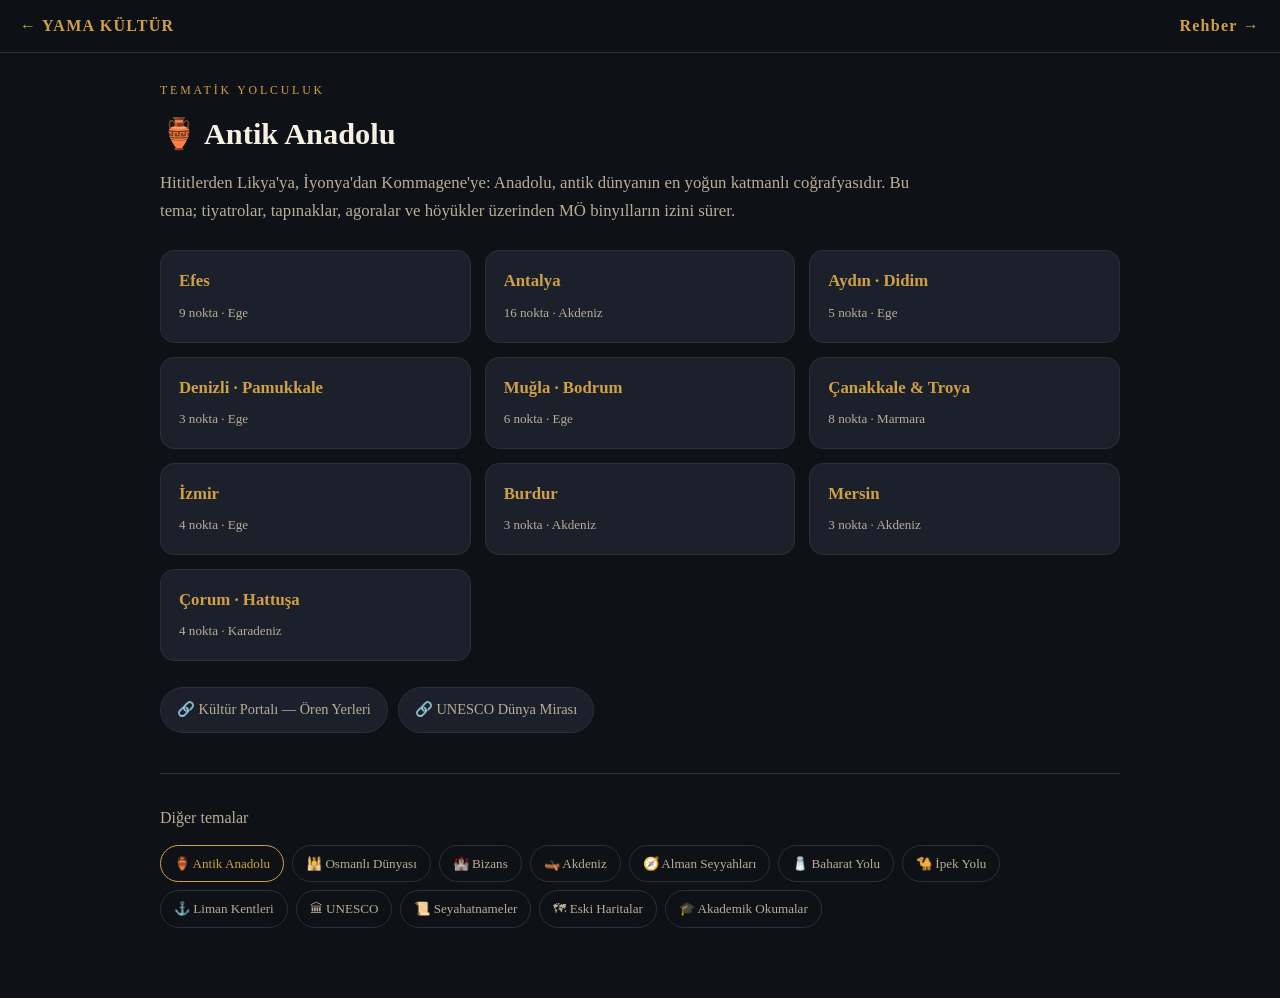
<file: tema.html>
<!DOCTYPE html>
<html lang="tr">
<head>
<meta charset="UTF-8"/>
<meta name="viewport" content="width=device-width, initial-scale=1.0"/>
<title>YAMA · Tematik Yolculuklar</title>
<style>
:root{--bg:#0e1116;--card:#1b202a;--text:#f5efe4;--muted:#bbad97;--gold:#d0a047;--line:#2a303b}
*{box-sizing:border-box}
body{margin:0;background:var(--bg);color:var(--text);font-family:Georgia,'Times New Roman',serif;line-height:1.65}
.top{position:sticky;top:0;background:rgba(14,17,22,.94);backdrop-filter:blur(6px);border-bottom:1px solid var(--line);padding:13px 20px;display:flex;justify-content:space-between;gap:10px;z-index:5}
.top a{color:var(--gold);text-decoration:none;font-weight:700;letter-spacing:.08em}
main{max-width:1000px;margin:0 auto;padding:28px 20px 70px}
.eyebrow{color:var(--gold);letter-spacing:.24em;font-size:.74rem;text-transform:uppercase;margin:0 0 8px}
h1{font-size:1.9rem;margin:0 0 10px}
.desc{color:var(--muted);font-size:1.05rem;max-width:760px;margin:0 0 26px}
.grid{display:grid;grid-template-columns:repeat(3,1fr);gap:14px;margin:0 0 26px}
a.rc{display:block;background:var(--card);border:1px solid var(--line);border-radius:14px;padding:16px 18px;color:inherit;text-decoration:none;transition:transform .2s,border-color .2s}
a.rc:hover{transform:translateY(-3px);border-color:var(--gold)}
a.rc h3{margin:0 0 4px;color:var(--gold);font-size:1.05rem}
a.rc span{color:var(--muted);font-size:.82rem}
.links{display:flex;flex-wrap:wrap;gap:10px}
.links a{border:1px solid var(--line);background:var(--card);border-radius:999px;padding:10px 16px;color:var(--muted);text-decoration:none;font-size:.9rem}
.links a:hover{border-color:var(--gold);color:var(--gold)}
.other{margin-top:40px;border-top:1px solid var(--line);padding-top:18px}
.other h2{font-size:1rem;color:var(--muted);font-weight:400}
.pills{display:flex;flex-wrap:wrap;gap:8px}
.pills a{border:1px solid var(--line);border-radius:999px;padding:7px 13px;color:var(--muted);text-decoration:none;font-size:.82rem}
.pills a.on,.pills a:hover{border-color:var(--gold);color:var(--gold)}
@media(max-width:720px){.grid{grid-template-columns:1fr 1fr}}
@media(max-width:480px){.grid{grid-template-columns:1fr}}
</style>
</head>
<body>
<div class="top"><a href="index.html">← YAMA KÜLTÜR</a><a href="guide.html">Rehber →</a></div>
<main>
<p class="eyebrow">Tematik Yolculuk</p>
<h1 id="title"></h1>
<p class="desc" id="desc"></p>
<div class="grid" id="regions"></div>
<div class="links" id="links"></div>
<div class="other"><h2>Diğer temalar</h2><div class="pills" id="pills"></div></div>
</main>
<script>
const THEMES={
 antik:{t:'🏺 Antik Anadolu',d:'Hititlerden Likya\'ya, İyonya\'dan Kommagene\'ye: Anadolu, antik dünyanın en yoğun katmanlı coğrafyasıdır. Bu tema; tiyatrolar, tapınaklar, agoralar ve höyükler üzerinden MÖ binyılların izini sürer.',r:['efes','antalya','aydin','denizli','mugla','canakkale','izmir','burdur','mersin','corum'],
  l:[['Kültür Portalı — Ören Yerleri','https://www.kulturportali.gov.tr/'],['UNESCO Dünya Mirası','https://whc.unesco.org/en/statesparties/tr']]},
 osmanli:{t:'🕌 Osmanlı Dünyası',d:'Söğüt\'teki kuruluştan payitaht İstanbul\'a; külliyeler, hanlar, arastalar ve tarihî çarşılarla altı yüzyıllık bir medeniyetin şehir dokusu.',r:['istanbul','bursa','edirne','amasya','safranbolu','bilecik','tokat','kastamonu'],
  l:[['Millet Kütüphanesi','https://mk.gov.tr/'],['Topkapı Sarayı','https://muze.gen.tr/muze-detay/topkapi']]},
 bizans:{t:'🏰 Bizans',d:'Konstantinopolis\'in surlarından Kapadokya\'nın kaya kiliselerine, Trabzon Ayasofyası\'ndan Gümüşler Manastırı\'na: Doğu Roma\'nın bin yıllık Anadolu hafızası.',r:['istanbul','kapadokya','trabzon','bursa','efes','nigde','kirklareli'],
  l:[['Ayasofya','https://muze.gen.tr/'],['Bizans Anıtları (Kültür Portalı)','https://www.kulturportali.gov.tr/']]},
 akdeniz:{t:'🛶 Akdeniz',d:'Likya kıyılarından Kilikya\'ya: antik limanlar, deniz kaleleri, turkuaz koylar ve narenciye kokulu ovalar. Akdeniz, Anadolu\'nun güneye açılan yüzüdür.',r:['antalya','mersin','adana','hatay','osmaniye','mugla','burdur','isparta'],
  l:[['Mavi Yolculuk','https://tr.wikipedia.org/wiki/Mavi_Yolculuk']]},
 alman:{t:'🧭 Alman Seyyahları',d:'Moltke\'nin mektuplarından Schliemann\'ın Troya\'sına, Humann\'ın Bergama\'sından Wiegand\'ın Milet\'ine: 19. yüzyıl Alman gezgin ve arkeologlarının Anadolu güzergâhı. YAMA\'nın üç dilli yapısının tarihsel köklerinden biri.',r:['istanbul','canakkale','efes','izmir','konya'],
  l:[['Alman Arkeoloji Enstitüsü (DAI)','https://www.dainst.org/'],['Troya Müzesi','https://muze.gen.tr/muze-detay/troya']]},
 baharat:{t:'🧂 Baharat Yolu',d:'Antakya\'dan Gaziantep\'e, Mardin\'den tarihî çarşılara: kervanların taşıdığı tatlar, kokular ve mutfak kültürünün rotası. Gastronomi burada tarihin devamıdır.',r:['gaziantep','mardin','hatay','mersin','kayseri','diyarbakir'],
  l:[['Gaziantep Gastronomi (UNESCO)','https://tr.wikipedia.org/wiki/Gaziantep_mutfa%C4%9F%C4%B1']]},
 ipek:{t:'🐪 İpek Yolu',d:'Sultanhanı\'ndan Erzurum\'a Selçuklu kervansaray zinciri: Çin\'den Akdeniz\'e uzanan ticaretin Anadolu ayağı. Han, köprü ve pazar yerleriyle bir lojistik uygarlığı.',r:['aksaray','kayseri','konya','sivas','erzurum','kars','amasya'],
  l:[['Selçuklu Kervansarayları (UNESCO adayı)','https://whc.unesco.org/en/tentativelists/']]},
 liman:{t:'⚓ Liman Kentleri',d:'Sinop\'un doğal limanından İzmir\'in kordonuna, Trabzon\'dan Bodrum\'a: denizle kurulan şehirlerin ticaret, göç ve kültür alışverişi hikâyesi.',r:['izmir','sinop','trabzon','mersin','samsun','canakkale','istanbul','mugla'],
  l:[]},
 unesco:{t:'🏛 UNESCO',d:'Türkiye\'nin Dünya Mirası Listesi\'ndeki alanları: insanlığın ortak hafızasına kayıtlı 21 kültürel ve doğal varlık — Göbeklitepe\'den Divriği\'ye, Truva\'dan Ani\'ye.',r:['istanbul','efes','kapadokya','denizli','safranbolu','bursa','edirne','diyarbakir','gobeklitepe','sivas','kars','adiyaman','canakkale','corum'],
  l:[['UNESCO Türkiye Listesi','https://whc.unesco.org/en/statesparties/tr'],['UNESCO Türkiye Millî Komisyonu','https://www.unesco.org.tr/']]},
 seyahatname:{t:'📜 Seyahatnameler',d:'Evliya Çelebi\'nin on ciltlik Seyahatnâme\'sinden Busbecq\'in Türk Mektupları\'na, İbn Battuta\'dan Dernschwam\'a: Anadolu\'yu gezginlerin gözünden okumak.',r:['istanbul','kutahya','bursa'],
  l:[['Evliya Çelebi Seyahatnâmesi','https://tr.wikipedia.org/wiki/Seyahatn%C3%A2me'],['Busbecq — Türk Mektupları','https://tr.wikipedia.org/wiki/Ogier_Ghiselin_de_Busbecq'],['İbn Battuta','https://tr.wikipedia.org/wiki/%C4%B0bn_Battuta']]},
 harita:{t:'🗺 Eski Haritalar',d:'Piri Reis\'in Kitab-ı Bahriye\'sinden Kâtip Çelebi\'nin Cihannümâ\'sına ve 19. yüzyıl Avrupa atlaslarına: Anadolu\'nun kartografik hafızası.',r:['istanbul'],
  l:[['Piri Reis Haritası','https://tr.wikipedia.org/wiki/Pir%C3%AE_Reis_haritas%C4%B1'],['Kitab-ı Bahriye','https://tr.wikipedia.org/wiki/Kitab-%C4%B1_Bahriye'],['David Rumsey Harita Koleksiyonu','https://www.davidrumsey.com/'],['Cihannümâ','https://tr.wikipedia.org/wiki/Cihann%C3%BCm%C3%A2']]},
 akademik:{t:'🎓 Akademik Okumalar',d:'YAMA\'nın kaynak standardı: hakemli makaleler, tezler ve kurumsal yayınlar. Rehberdeki her anlatının arkasında bu havuz vardır.',r:[],
  l:[['DergiPark','https://dergipark.org.tr/'],['YÖK Ulusal Tez Merkezi','https://tez.yok.gov.tr/'],['Türk Tarih Kurumu','https://www.ttk.gov.tr/'],['Belleten','https://belleten.gov.tr/'],['TAY Projesi (Arkeolojik Yerleşmeler)','http://www.tayproject.org/']]}
};
const params=new URLSearchParams(location.search);
let key=params.get('t')||'antik'; if(!THEMES[key])key='antik';
const T=THEMES[key];
document.title='YAMA · '+T.t.replace(/^[^ ]+ /,'');
document.getElementById('title').textContent=T.t;
document.getElementById('desc').textContent=T.d;
fetch('places.json').then(r=>r.json()).then(d=>{
  const regs={}; d.regions.forEach(r=>regs[r.id]=r);
  document.getElementById('regions').innerHTML=T.r.map(id=>{
    const r=regs[id]; if(!r)return '';
    return `<a class="rc" href="guide.html?region=${id}"><h3>${r.name.tr}</h3><span>${r.places.length} nokta · ${r.geo||''}</span></a>`;
  }).join('');
});
document.getElementById('links').innerHTML=T.l.map(x=>`<a target="_blank" rel="noopener" href="${x[1]}">🔗 ${x[0]}</a>`).join('');
document.getElementById('pills').innerHTML=Object.entries(THEMES).map(([k,v])=>`<a class="${k===key?'on':''}" href="tema.html?t=${k}">${v.t}</a>`).join('');
</script>
</body>
</html>
</file>
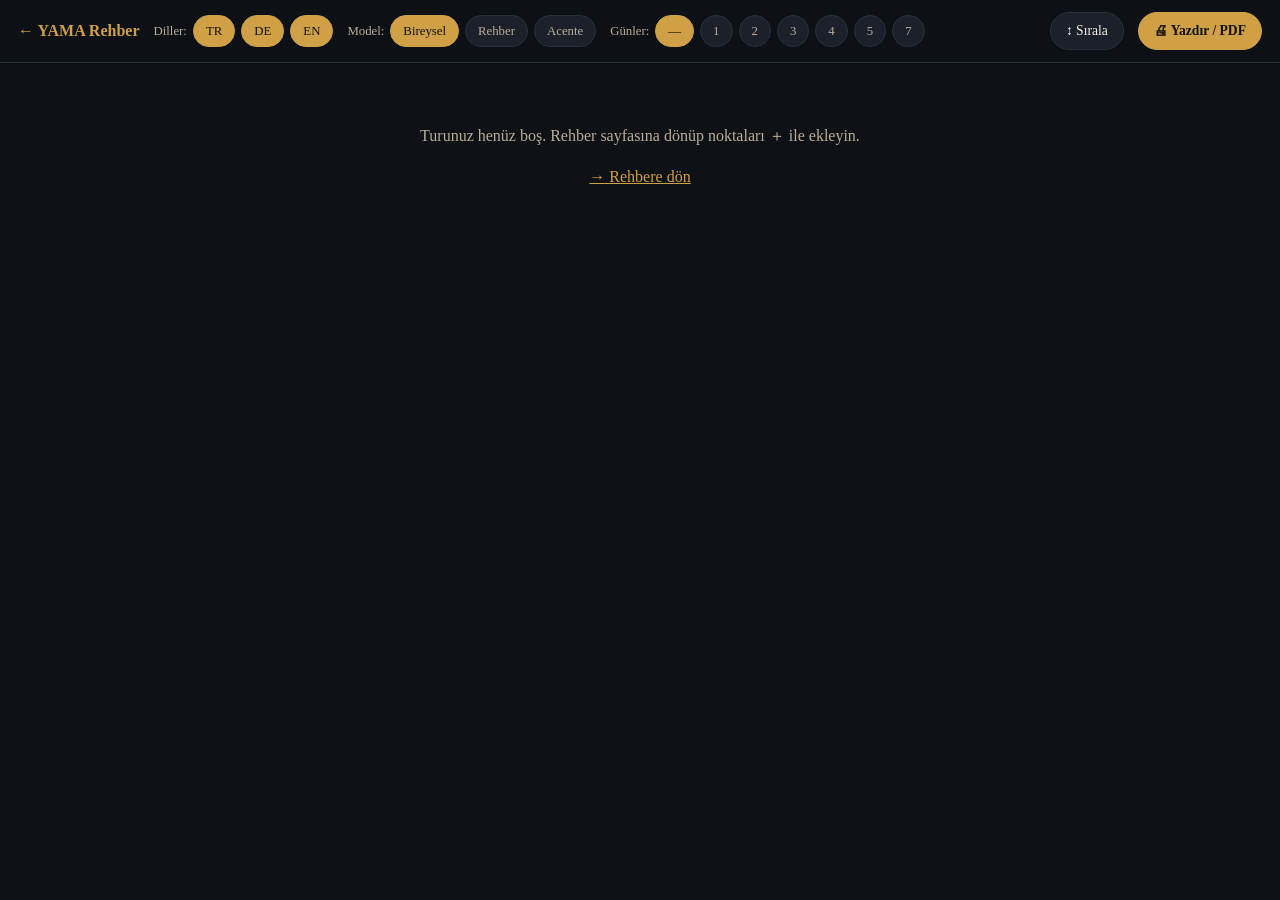
<file: tur.html>
<!DOCTYPE html>
<html lang="tr">
<head>
<meta charset="UTF-8" />
<meta name="viewport" content="width=device-width, initial-scale=1.0" />
<title>YAMA · Turum / My Tour</title>
<meta name="description" content="YAMA Kültür — kişiye özel, üç dilli tur belgesi." />
<style>
:root{--bg:#0e1116;--bg2:#141820;--card:#1b202a;--text:#f5efe4;--muted:#bbad97;--gold:#d0a047;--line:#2a303b;--ink:#20242c}
*{box-sizing:border-box}
body{margin:0;background:var(--bg);color:var(--text);font-family:Georgia,'Times New Roman',serif;line-height:1.6}
/* ---- KONTROL ÇUBUĞU (yalnız ekran) ---- */
.bar{position:sticky;top:0;z-index:5;background:rgba(14,17,22,.94);backdrop-filter:blur(6px);border-bottom:1px solid var(--line);padding:12px 18px;display:flex;align-items:center;gap:14px;flex-wrap:wrap}
.bar a.back{color:var(--gold);text-decoration:none;font-weight:700}
.bar .grp{display:flex;align-items:center;gap:6px;flex-wrap:wrap}
.bar .lbl{color:var(--muted);font-size:.8rem}
.chip{font:inherit;font-size:.8rem;padding:5px 12px;border-radius:999px;border:1px solid var(--line);background:var(--card);color:var(--muted);cursor:pointer}
.chip.on{background:var(--gold);color:#14100a;border-color:var(--gold)}
.bar .spacer{flex:1}
.btn{font:inherit;font-size:.85rem;padding:7px 15px;border-radius:999px;border:1px solid var(--line);background:var(--card);color:var(--text);cursor:pointer}
.btn.print{background:var(--gold);color:#14100a;border-color:var(--gold);font-weight:700}
/* ---- BELGE ---- */
.doc{max-width:820px;margin:22px auto;background:#fff;color:#20242c;border-radius:6px;overflow:hidden;box-shadow:0 8px 40px rgba(0,0,0,.4)}
.cover{background:linear-gradient(135deg,#1b202a,#2a2013);color:#f5efe4;padding:40px 44px}
.cover .brand{color:var(--gold);letter-spacing:.16em;font-size:.8rem;font-weight:700}
.cover h1{font-size:2rem;margin:12px 0 6px}
.cover .sub{color:#d9cdb6;margin:0 0 18px;font-style:italic}
.cover .meta{display:flex;gap:26px;flex-wrap:wrap;border-top:1px solid rgba(208,160,71,.35);padding-top:16px}
.cover .meta div{font-size:.9rem}
.cover .meta b{display:block;color:var(--gold);font-size:1.4rem;font-weight:700;line-height:1.1}
.body{padding:30px 44px 40px}
.sec-title{color:#8a6d25;font-size:.78rem;letter-spacing:.14em;text-transform:uppercase;border-bottom:2px solid #e7dcc4;padding-bottom:6px;margin:26px 0 14px}
.route{font-size:.92rem;color:#4a4636;margin:0 0 6px}
.stop{border:1px solid #e7dcc4;border-radius:8px;padding:16px 18px;margin:0 0 14px;page-break-inside:avoid;break-inside:avoid}
.stop .head{display:flex;align-items:baseline;gap:10px;margin-bottom:4px}
.stop .no{background:#8a6d25;color:#fff;width:26px;height:26px;min-width:26px;border-radius:50%;display:inline-flex;align-items:center;justify-content:center;font-size:.85rem;font-weight:700;font-family:Arial,sans-serif}
.stop h3{margin:0;font-size:1.15rem;color:#20242c}
.stop .reg{color:#8a6d25;font-size:.78rem;margin-left:auto;text-align:right}
.lang-block{margin:8px 0 0;padding-left:36px}
.lang-block .tag{display:inline-block;font-family:Arial,sans-serif;font-size:.62rem;font-weight:700;letter-spacing:.08em;color:#8a6d25;border:1px solid #d8c9a6;border-radius:4px;padding:1px 6px;margin-right:8px;vertical-align:middle}
.lang-block .nm{font-weight:700}
.lang-block p{margin:3px 0 0;font-size:.92rem;color:#33302a}
.meta-line{padding-left:36px;margin-top:8px;font-size:.8rem;color:#6a6552;font-family:Arial,sans-serif}
.meta-line a{color:#8a6d25;text-decoration:none}
.guide-note,.agency-note{padding-left:36px;margin-top:8px;font-size:.82rem;background:#faf6ec;border-left:3px solid var(--gold);padding:8px 10px 8px 12px;border-radius:0 6px 6px 0}
.guide-note b,.agency-note b{font-family:Arial,sans-serif;font-size:.68rem;letter-spacing:.06em;color:#8a6d25;display:block;margin-bottom:2px}
.blank{height:20px;border-bottom:1px dashed #cbbf9f;margin:6px 0}
.notes-box{background:#faf6ec;border:1px solid #e7dcc4;border-radius:8px;padding:14px 18px;font-size:.9rem}
.notes-box ul{margin:6px 0 0;padding-left:20px}
.notes-box li{margin:3px 0}
.foot{border-top:2px solid #e7dcc4;margin-top:26px;padding-top:14px;font-size:.78rem;color:#6a6552;display:flex;justify-content:space-between;flex-wrap:wrap;gap:10px}
.foot b{color:#8a6d25}
.empty{max-width:820px;margin:60px auto;text-align:center;color:var(--muted)}
.empty a{color:var(--gold)}

.dirlegs{display:flex;flex-wrap:wrap;gap:8px;margin:6px 0 4px}
.dirbtn{display:inline-block;font-family:Arial,sans-serif;font-size:.82rem;color:#fff;background:#1a73e8;border-radius:8px;padding:8px 14px;text-decoration:none}
.dirbtn:hover{background:#1557b0}
.eggs{display:grid;grid-template-columns:1fr 1fr;gap:12px}
.egg{border:1px dashed #cbb87a;background:#fdf9ee;border-radius:10px;padding:12px 14px;display:flex;justify-content:space-between;gap:10px;align-items:flex-start;page-break-inside:avoid;break-inside:avoid}
.egg b{color:#20242c}
.egg .ekm{font-family:Arial,sans-serif;font-size:.72rem;color:#8a6d25}
.egg p{margin:4px 0 0;font-size:.82rem;color:#55503f}
.egg-add{font:inherit;font-size:.74rem;font-family:Arial,sans-serif;white-space:nowrap;border:1px solid #8a6d25;color:#8a6d25;background:none;border-radius:999px;padding:5px 11px;cursor:pointer}
.egg-add:hover{background:#8a6d25;color:#fff}
@media(max-width:640px){.eggs{grid-template-columns:1fr}}

.dayhdr{background:#20242c;color:#f0cd7c;font-family:Arial,sans-serif;font-size:.82rem;letter-spacing:.08em;border-radius:8px;padding:8px 14px;margin:18px 0 12px;-webkit-print-color-adjust:exact;print-color-adjust:exact}
table.price{width:100%;border-collapse:collapse;font-size:.88rem;margin:4px 0 10px}
table.price th{font-family:Arial,sans-serif;font-size:.7rem;letter-spacing:.06em;text-transform:uppercase;color:#8a6d25;border-bottom:2px solid #e7dcc4;text-align:left;padding:6px 8px}
table.price td{border-bottom:1px solid #eee3cc;padding:7px 8px;color:#33302a}
table.price td[contenteditable]{background:#fdfaf2;min-width:60px}
table.price td[contenteditable]:focus{outline:2px solid #d0a047;background:#fff}
table.price tr.ptotal td{border-top:2px solid #8a6d25;font-weight:700;color:#20242c}
@media print{
  body{background:#fff}
  .egg-add{display:none}
  .dirbtn{background:none;color:#1a56a0;border:1px solid #1a56a0;padding:4px 10px}
  .bar{display:none}
  .doc{box-shadow:none;margin:0;max-width:none;border-radius:0}
  .cover{-webkit-print-color-adjust:exact;print-color-adjust:exact}
  .stop .no,.cover,.sec-title,.lang-block .tag,.guide-note,.agency-note,.notes-box{-webkit-print-color-adjust:exact;print-color-adjust:exact}
  @page{margin:14mm}
}
</style>
</head>
<body>
<div class="bar">
  <a class="back" href="guide.html">← YAMA Rehber</a>
  <div class="grp"><span class="lbl" id="lblLang">Diller:</span>
    <button class="chip" data-l="tr">TR</button>
    <button class="chip" data-l="de">DE</button>
    <button class="chip" data-l="en">EN</button>
  </div>
  <div class="grp"><span class="lbl" id="lblAud">Model:</span>
    <button class="chip aud" data-a="birey">Bireysel</button>
    <button class="chip aud" data-a="rehber">Rehber</button>
    <button class="chip aud" data-a="acente">Acente</button>
  </div>
  <div class="grp"><span class="lbl" id="lblDays">Günler:</span>
    <button class="chip day on" data-d="0">—</button>
    <button class="chip day" data-d="1">1</button><button class="chip day" data-d="2">2</button>
    <button class="chip day" data-d="3">3</button><button class="chip day" data-d="4">4</button>
    <button class="chip day" data-d="5">5</button><button class="chip day" data-d="7">7</button>
  </div>
  <span class="spacer"></span>
  <button class="btn" id="btnPrint2">↑↓ Sırala</button>
  <button class="btn print" id="btnPrint">🖨 Yazdır / PDF</button>
</div>
<div id="root"></div>

<script>
/* ---------- ÇEVİRİLER ---------- */
const T={
 tr:{docTitle:'Kişiye Özel Kültür Turu',sub:'YAMA Kültür ile hazırlanmış üç dilli gezi programı',stops:'Nokta',regions:'Bölge',dist:'≈ km rota',route:'Rota',itin:'Gezi Programı',notes:'Pratik Notlar',sources:'Kaynak & Not',coord:'Koordinat',dirTitle:'Yol Tarifi (Google Maps)',dirNote:'Bağlantı, durakları sırayla araç rotası olarak açar. 10 duraktan uzun turlar bölümlere ayrılır.',leg:'Bölüm',fuel:'benzin istasyonu',food:'restoran',market:'market',charge:'elektrikli şarj',eggsTitle:'🥚 Yol Üstü Sürprizler',eggsNote:'Rotanıza 35 kilometreden yakın, listenizde olmayan duraklar — küçük bir sapmayla büyük keşifler.',addEgg:'＋ Rotaya ekle',detour:'sapma',lblDays:'Günler:',singleList:'—',dayWord:'Gün',dayStops:'durak',priceTitle:'Fiyat Tablosu (Acente)',priceNote:'Alanlar doldurulabilir — ekranda tıklayıp yazın; yazdırırken elle doldurmak için boş bırakın.',priceItem:'Kalem',priceDetail:'Detay',priceAmt:'Tutar',priceTransport:'Ulaşım (araç+yakıt)',priceGuide:'Profesyonel rehberlik',priceHotel:'Konaklama',priceMeals:'Yemekler',priceEntries:'Müze/ören giriş ücretleri',priceTotal:'GENEL TOPLAM',
   guideLbl:'REHBER NOTU',agencyLbl:'ACENTE / LOJİSTİK',
   guideTip:'Anlatım süresi, vurgulanacak noktalar ve grup yönlendirmesi için boş alan.',
   agencyTip:'Ulaşım, giriş ücreti, süre ve fiyatlandırma için boş alan.',
   noteItems:['Açılış saatleri ve giriş ücretleri mevsime göre değişebilir; ziyaret öncesi teyit edin.','Ören yerlerinde Müzekart / Müzekart+ geçerlidir.','Rahat ayakkabı, su ve güneş koruması önerilir.','Koordinat bağlantıları noktayı harita uygulamasında açar.'],
   src:'Anlatımlar YAMA Kültür dijital rehberinden derlenmiştir; akademik ve resmî kaynaklara (Kültür ve Turizm Bakanlığı, UNESCO, müze yayınları) dayanır.',
   made:'Bu belge otomatik oluşturulmuştur',empty:'Turunuz henüz boş. Rehber sayfasına dönüp noktaları ＋ ile ekleyin.',emptyLink:'→ Rehbere dön',
   remove:'Çıkar',up:'Yukarı',down:'Aşağı',done:'Bitti',sortHint:'Sıralamayı değiştirin, sonra “Bitti”ye basın.'},
 de:{docTitle:'Individuelle Kulturreise',sub:'Dreisprachiges Reiseprogramm, erstellt mit YAMA Kültür',stops:'Orte',regions:'Regionen',dist:'≈ km Route',route:'Route',itin:'Reiseprogramm',notes:'Praktische Hinweise',sources:'Quellen & Hinweis',coord:'Koordinaten',dirTitle:'Route (Google Maps)',dirNote:'Der Link öffnet die Stopps als Fahrroute. Touren mit mehr als 10 Stopps werden in Abschnitte geteilt.',leg:'Abschnitt',fuel:'Tankstelle',food:'Restaurant',market:'Supermarkt',charge:'E-Ladestation',eggsTitle:'🥚 Überraschungen am Weg',eggsNote:'Orte näher als 35 Kilometer an Ihrer Route, die noch nicht auf der Liste stehen — kleiner Umweg, große Entdeckung.',addEgg:'＋ Zur Route',detour:'Umweg',lblDays:'Tage:',singleList:'—',dayWord:'Tag',dayStops:'Stopps',priceTitle:'Preistabelle (Agentur)',priceNote:'Felder sind ausfüllbar — am Bildschirm klicken und tippen; für den Ausdruck leer lassen.',priceItem:'Posten',priceDetail:'Detail',priceAmt:'Betrag',priceTransport:'Transport (Fahrzeug+Kraftstoff)',priceGuide:'Professionelle Führung',priceHotel:'Unterkunft',priceMeals:'Mahlzeiten',priceEntries:'Museums-/Eintrittsgebühren',priceTotal:'GESAMTSUMME',
   guideLbl:'GUIDE-NOTIZ',agencyLbl:'AGENTUR / LOGISTIK',
   guideTip:'Platz für Dauer, Höhepunkte und Gruppenführung.',
   agencyTip:'Platz für Anfahrt, Eintritt, Dauer und Preise.',
   noteItems:['Öffnungszeiten und Eintrittspreise variieren saisonal; bitte vorab prüfen.','In den Ausgrabungsstätten gilt die Müzekart / Müzekart+.','Bequeme Schuhe, Wasser und Sonnenschutz empfohlen.','Die Koordinaten-Links öffnen den Ort in der Karten-App.'],
   src:'Die Texte stammen aus dem digitalen Guide YAMA Kültür und beruhen auf akademischen und offiziellen Quellen (Kultusministerium, UNESCO, Museumspublikationen).',
   made:'Automatisch erstelltes Dokument',empty:'Ihre Tour ist noch leer. Gehen Sie zum Guide zurück und fügen Sie Orte mit ＋ hinzu.',emptyLink:'→ Zum Guide',
   remove:'Entfernen',up:'Hoch',down:'Runter',done:'Fertig',sortHint:'Reihenfolge ändern, dann „Fertig“.'},
 en:{docTitle:'Personalised Culture Tour',sub:'Trilingual itinerary built with YAMA Kültür',stops:'Stops',regions:'Regions',dist:'≈ km route',route:'Route',itin:'Itinerary',notes:'Practical Notes',sources:'Sources & Note',coord:'Coordinates',dirTitle:'Directions (Google Maps)',dirNote:'The link opens your stops as a driving route. Tours longer than 10 stops are split into legs.',leg:'Leg',fuel:'fuel station',food:'restaurant',market:'supermarket',charge:'EV charging',eggsTitle:'🥚 Surprises Along the Way',eggsNote:'Spots within 35 kilometres of your route that are not on your list — a small detour, a big discovery.',addEgg:'＋ Add to route',detour:'detour',lblDays:'Days:',singleList:'—',dayWord:'Day',dayStops:'stops',priceTitle:'Price Table (Agency)',priceNote:'Fields are editable — click and type on screen; leave blank to fill in by hand when printed.',priceItem:'Item',priceDetail:'Detail',priceAmt:'Amount',priceTransport:'Transport (vehicle+fuel)',priceGuide:'Professional guiding',priceHotel:'Accommodation',priceMeals:'Meals',priceEntries:'Museum/site entrance fees',priceTotal:'GRAND TOTAL',
   guideLbl:'GUIDE NOTE',agencyLbl:'AGENCY / LOGISTICS',
   guideTip:'Space for duration, highlights and group handling.',
   agencyTip:'Space for transport, entry fee, duration and pricing.',
   noteItems:['Opening hours and entrance fees vary by season; confirm before your visit.','The Museum Pass (Müzekart / Müzekart+) is valid at the archaeological sites.','Comfortable shoes, water and sun protection are recommended.','The coordinate links open the spot in your map app.'],
   src:'Descriptions are compiled from the YAMA Kültür digital guide and rest on academic and official sources (Ministry of Culture & Tourism, UNESCO, museum publications).',
   made:'This document was generated automatically',empty:'Your tour is empty. Go back to the guide and add spots with ＋.',emptyLink:'→ Back to guide',
   remove:'Remove',up:'Up',down:'Down',done:'Done',sortHint:'Reorder, then press “Done”.'}
};
const LANG_TAG={tr:'TÜRKÇE',de:'DEUTSCH',en:'ENGLISH'};

/* ---------- DURUM ---------- */
const TOUR_KEY='yamaTour';
const params=new URLSearchParams(location.search);
let ui=(params.get('lang')||'tr'); if(!T[ui])ui='tr';
let langs=['tr','de','en'];        // belgeye dahil diller
let audience='birey';
let sortMode=false;
let days=0;
let DATA=null;

function tourGet(){try{const a=JSON.parse(localStorage.getItem(TOUR_KEY)||'[]');return Array.isArray(a)?a:[];}catch(e){return [];}}
function tourSave(a){try{localStorage.setItem(TOUR_KEY,JSON.stringify(a));}catch(e){}}

function findPlace(r,p){
  const reg=DATA.regions.find(x=>x.id===r); if(!reg)return null;
  const pl=reg.places.find(x=>x.id===p); if(!pl)return null;
  return {reg,pl};
}
function haversine(a,b){
  const R=6371,dLat=(b[0]-a[0])*Math.PI/180,dLon=(b[1]-a[1])*Math.PI/180;
  const s=Math.sin(dLat/2)**2+Math.cos(a[0]*Math.PI/180)*Math.cos(b[0]*Math.PI/180)*Math.sin(dLon/2)**2;
  return 2*R*Math.asin(Math.sqrt(s));
}
function esc(s){return (s||'').replace(/&/g,'&amp;').replace(/</g,'&lt;').replace(/>/g,'&gt;');}


function dirLegs(items){
  const cs=items.map(i=>i.d.pl.coords);
  const legs=[];
  const CH=10;                       // origin+8 waypoint+destination
  for(let s0=0;s0<cs.length-1;s0+=CH-1){
    const seg=cs.slice(s0,Math.min(s0+CH,cs.length));
    if(seg.length<2)break;
    const o=seg[0],d=seg[seg.length-1],w=seg.slice(1,-1);
    let u='https://www.google.com/maps/dir/?api=1&travelmode=driving&origin='+o[0]+','+o[1]+'&destination='+d[0]+','+d[1];
    if(w.length)u+='&waypoints='+w.map(c=>c[0]+','+c[1]).join('%7C');
    legs.push({u,from:items[s0].d.pl.name[ui]||items[s0].d.pl.name.tr,to:items[Math.min(s0+CH-1,items.length-1)].d.pl.name[ui]||''});
  }
  return legs;
}
function segKm(p,a,b){                // noktanın a-b doğru parçasına uzaklığı (km, yaklaşık)
  const kx=111.32*Math.cos((a[0]+b[0])/2*Math.PI/180), ky=110.57;
  const ax=a[1]*kx,ay=a[0]*ky,bx=b[1]*kx,by=b[0]*ky,px=p[1]*kx,py=p[0]*ky;
  const dx=bx-ax,dy=by-ay;const L2=dx*dx+dy*dy;
  let t=L2?((px-ax)*dx+(py-ay)*dy)/L2:0;t=Math.max(0,Math.min(1,t));
  const qx=ax+t*dx,qy=ay+t*dy;return Math.hypot(px-qx,py-qy);
}
function findEggs(items){
  if(items.length<2)return [];
  const cs=items.map(i=>i.d.pl.coords);
  const inTour=new Set(tourGet().map(x=>x.r+'|'+x.p));
  const out=[];
  DATA.regions.forEach(rg=>rg.places.forEach(pl=>{
    if(inTour.has(rg.id+'|'+pl.id))return;
    let best=1e9;
    for(let i=1;i<cs.length;i++){const d=segKm(pl.coords,cs[i-1],cs[i]);if(d<best)best=d;}
    if(best<=35)out.push({rg,pl,km:best});
  }));
  out.sort((a,b)=>a.km-b.km);
  return out.slice(0,6);
}

/* ---------- RENDER ---------- */
function render(){
  document.querySelectorAll('.chip[data-l]').forEach(c=>c.classList.toggle('on',langs.includes(c.dataset.l)));
  document.querySelectorAll('.chip.aud').forEach(c=>c.classList.toggle('on',c.dataset.a===audience));
  const tr=T[ui];
  document.getElementById('lblLang').textContent={tr:'Diller:',de:'Sprachen:',en:'Languages:'}[ui];
  document.getElementById('lblAud').textContent={tr:'Model:',de:'Modell:',en:'Model:'}[ui];
  document.getElementById('lblDays').textContent=tr.lblDays;
  document.getElementById('btnPrint').textContent={tr:'🖨 Yazdır / PDF',de:'🖨 Drucken / PDF',en:'🖨 Print / PDF'}[ui];
  document.getElementById('btnPrint2').textContent=sortMode?('✓ '+tr.done):'↕ '+({tr:'Sırala',de:'Sortieren',en:'Reorder'}[ui]);

  const root=document.getElementById('root');
  const items=tourGet().map(x=>({...x,d:findPlace(x.r,x.p)})).filter(x=>x.d);
  if(!items.length){
    root.innerHTML=`<div class="empty"><p>${tr.empty}</p><p><a href="guide.html">${tr.emptyLink}</a></p></div>`;
    return;
  }
  // rota özeti
  const regionsSet=[...new Set(items.map(i=>i.d.reg.name[ui]||i.d.reg.name.tr))];
  let dist=0; for(let i=1;i<items.length;i++){dist+=haversine(items[i-1].d.pl.coords,items[i].d.pl.coords);}
  const routeLine=items.map(i=>i.d.pl.name[ui]||i.d.pl.name.tr).join('  →  ');

  const chunk=days>0?Math.ceil(items.length/days):0;
  function dayHdr(idx){
    if(!chunk||idx%chunk!==0) return '';
    const dNo=Math.floor(idx/chunk)+1;
    const dItems=items.slice(idx,idx+chunk);
    let dkm=0;for(let i=1;i<dItems.length;i++)dkm+=haversine(dItems[i-1].d.pl.coords,dItems[i].d.pl.coords);
    return `<div class="dayhdr">☀ ${dNo}. ${tr.dayWord} · ${dItems.length} ${tr.dayStops}${dkm>1?' · ≈'+Math.round(dkm)+' km':''}</div>`;
  }
  const stopsHtml=items.map((it,idx)=>{
    const pl=it.d.pl, reg=it.d.reg;
    const langBlocks=langs.map(l=>{
      const nm=pl.name[l]||pl.name.tr, ds=pl.desc[l]||pl.desc.tr;
      return `<div class="lang-block"><span class="tag">${LANG_TAG[l]}</span><span class="nm">${esc(nm)}</span><p>${esc(ds)}</p></div>`;
    }).join('');
    const c=pl.coords;
    const gs=(q)=>`https://www.google.com/maps/search/${encodeURIComponent(q)}/@${c[0]},${c[1]},13z`;
    const mapLinks=`<div class="meta-line">${tr.coord}: ${c[0].toFixed(4)}, ${c[1].toFixed(4)} · `+
      `<a href="https://www.openstreetmap.org/?mlat=${c[0]}&mlon=${c[1]}#map=15/${c[0]}/${c[1]}" target="_blank" rel="noopener">OpenStreetMap</a> · `+
      `<a href="https://www.google.com/maps/search/?api=1&query=${c[0]},${c[1]}" target="_blank" rel="noopener">Google Maps</a>`+
      ` &nbsp;·&nbsp; <a href="${gs('benzin istasyonu')}" target="_blank" rel="noopener" title="${tr.fuel}">⛽</a> `+
      `<a href="${gs('restoran')}" target="_blank" rel="noopener" title="${tr.food}">🍽</a> `+
      `<a href="${gs('market')}" target="_blank" rel="noopener" title="${tr.market}">🛒</a> `+
      `<a href="${gs('elektrikli araç şarj istasyonu')}" target="_blank" rel="noopener" title="${tr.charge}">⚡</a></div>`;
    let extra='';
    if(audience==='rehber'){
      extra=`<div class="guide-note"><b>${tr.guideLbl}</b>${tr.guideTip}<div class="blank"></div><div class="blank"></div></div>`;
    }else if(audience==='acente'){
      extra=`<div class="agency-note"><b>${tr.agencyLbl}</b>${tr.agencyTip}<div class="blank"></div><div class="blank"></div></div>`;
    }
    const sortCtl=sortMode?`<span class="reg" style="display:flex;gap:6px;margin-left:auto">
      <button class="chip" onclick="move(${idx},-1)">↑</button>
      <button class="chip" onclick="move(${idx},1)">↓</button>
      <button class="chip" onclick="removeAt(${idx})">✕</button></span>`
      :`<span class="reg">${esc(reg.name[ui]||reg.name.tr)}</span>`;
    return dayHdr(idx)+`<div class="stop">
      <div class="head"><span class="no">${idx+1}</span><h3>${esc(pl.name[ui]||pl.name.tr)}</h3>${sortCtl}</div>
      ${langBlocks}${mapLinks}${extra}
    </div>`;
  }).join('');

  const today=new Date().toISOString().slice(0,10);
  root.innerHTML=`<div class="doc">
    <div class="cover">
      <div style="display:flex;align-items:center;gap:14px">
        <svg width="54" height="54" viewBox="0 0 100 100" aria-hidden="true">
          <g fill="none" stroke="#d0a047" stroke-width="3">
            <path d="M50 4 L61 27 L85 15 L73 39 L96 50 L73 61 L85 85 L61 73 L50 96 L39 73 L15 85 L27 61 L4 50 L27 39 L15 15 L39 27 Z"/>
            <circle cx="50" cy="50" r="21"/>
          </g>
          <text x="50" y="58" text-anchor="middle" font-family="Georgia,serif" font-size="22" fill="#d0a047" font-weight="bold">YK</text>
        </svg>
        <div class="brand">YAMA KÜLTÜR · DIGITAL TOUR GUIDE</div>
      </div>
      <h1>${tr.docTitle}</h1>
      <p class="sub">${tr.sub}</p>
      <div class="meta">
        <div><b>${items.length}</b>${tr.stops}</div>
        <div><b>${regionsSet.length}</b>${tr.regions}</div>
        <div><b>${Math.round(dist)}</b>${tr.dist}</div>
        <div><b>${today}</b>&nbsp;</div>
      </div>
    </div>
    <div class="body">
      <div class="sec-title">${tr.route}</div>
      <p class="route">${esc(routeLine)}</p>
      ${sortMode?`<p class="route" style="color:#8a6d25">${tr.sortHint}</p>`:''}
      <div class="sec-title">${tr.itin}</div>
      ${stopsHtml}
      ${audience==='acente'?`<div class="sec-title">${tr.priceTitle}</div>
      <p class="route">${tr.priceNote}</p>
      <table class="price"><thead><tr><th>${tr.priceItem}</th><th>${tr.priceDetail}</th><th style="width:110px">${tr.priceAmt}</th></tr></thead><tbody>
      ${items.map((it,i)=>`<tr><td>${i+1}. ${esc(it.d.pl.name[ui]||it.d.pl.name.tr)}</td><td contenteditable="true"></td><td contenteditable="true"></td></tr>`).join('')}
      <tr><td>${tr.priceEntries}</td><td contenteditable="true"></td><td contenteditable="true"></td></tr>
      <tr><td>${tr.priceTransport}</td><td contenteditable="true"></td><td contenteditable="true"></td></tr>
      <tr><td>${tr.priceGuide}</td><td contenteditable="true"></td><td contenteditable="true"></td></tr>
      <tr><td>${tr.priceHotel}</td><td contenteditable="true"></td><td contenteditable="true"></td></tr>
      <tr><td>${tr.priceMeals}</td><td contenteditable="true"></td><td contenteditable="true"></td></tr>
      <tr class="ptotal"><td>${tr.priceTotal}</td><td contenteditable="true"></td><td contenteditable="true"></td></tr>
      </tbody></table>`:''}
      <div class="sec-title">${tr.dirTitle}</div>
      <p class="route">${tr.dirNote}</p>
      <div class="dirlegs">${dirLegs(items).map((l,i)=>`<a class="dirbtn" href="${l.u}" target="_blank" rel="noopener">🗺 ${dirLegs(items).length>1?tr.leg+' '+(i+1)+': ':''}${esc(l.from)} → ${esc(l.to)}</a>`).join('')}</div>
      ${(()=>{const eggs=findEggs(items);if(!eggs.length)return '';
        return `<div class="sec-title">${tr.eggsTitle}</div>
      <p class="route">${tr.eggsNote}</p>
      <div class="eggs">${eggs.map(e=>`<div class="egg"><div><b>${esc(e.pl.name[ui]||e.pl.name.tr)}</b> <span class="ekm">· ${esc(e.rg.name[ui]||e.rg.name.tr)} · ≈${Math.round(e.km)} km ${tr.detour}</span><p>${esc((e.pl.desc[ui]||e.pl.desc.tr).slice(0,140))}…</p></div><button class="egg-add" onclick="addEgg('${e.rg.id}','${e.pl.id}')">${tr.addEgg}</button></div>`).join('')}</div>`;})()}
      <div class="sec-title">${tr.notes}</div>
      <div class="notes-box"><ul>${tr.noteItems.map(n=>`<li>${esc(n)}</li>`).join('')}</ul></div>
      <div class="sec-title">${tr.sources}</div>
      <p class="route">${esc(tr.src)}</p>
      <div class="foot"><span><b>YAMA Kültür</b> · ergunozsoy.github.io/YAMA-Tours</span><span>${tr.made} · ${today}</span></div>
    </div>
  </div>`;
}
function move(i,dir){
  const a=tourGet(); const j=i+dir; if(j<0||j>=a.length)return;
  const t=a[i];a[i]=a[j];a[j]=t; tourSave(a); render();
}
function removeAt(i){const a=tourGet();a.splice(i,1);tourSave(a);render();}
function addEgg(r,p){const a=tourGet();if(!a.some(x=>x.r===r&&x.p===p)){a.push({r,p});tourSave(a);render();}}

/* ---------- OLAYLAR ---------- */
document.querySelectorAll('.chip[data-l]').forEach(c=>c.onclick=()=>{
  const l=c.dataset.l;
  if(langs.includes(l)){ if(langs.length>1)langs=langs.filter(x=>x!==l); }
  else langs.push(l);
  langs=['tr','de','en'].filter(x=>langs.includes(x));
  render();
});
document.querySelectorAll('.chip.aud').forEach(c=>c.onclick=()=>{audience=c.dataset.a;render();});
document.querySelectorAll('.chip.day').forEach(c=>c.onclick=()=>{days=+c.dataset.d;document.querySelectorAll('.chip.day').forEach(x=>x.classList.toggle('on',x===c));render();});
document.getElementById('btnPrint').onclick=()=>window.print();
document.getElementById('btnPrint2').onclick=()=>{sortMode=!sortMode;render();};

fetch('places.json').then(r=>r.json()).then(d=>{DATA=d;render();}).catch(()=>{
  document.getElementById('root').innerHTML='<div class="empty"><p>places.json yüklenemedi.</p></div>';
});
</script>
</body>
</html>
</file>
<file: style.css>
:root{--bg:#0e1116;--bg2:#141820;--card:#1b202a;--text:#f5efe4;--muted:#bbaD97;--gold:#d0a047;--line:#2a303b;--soft:#211b12}*{box-sizing:border-box}html{scroll-behavior:smooth}body{margin:0;background:var(--bg);color:var(--text);font-family:Georgia,'Times New Roman',serif;line-height:1.6}a{color:inherit;text-decoration:none}.hero{position:relative;overflow:hidden;min-height:100vh;background:linear-gradient(90deg,rgba(14,17,22,.88),rgba(14,17,22,.55)),url('hero-poster.jpg');background-size:cover;background-position:center;padding:34px 6%;display:flex;flex-direction:column}.hero-video{position:absolute;inset:0;width:100%;height:100%;object-fit:cover;z-index:0;transition:opacity 1.6s ease}.hero-video.off{opacity:0}.hero-slide{position:absolute;inset:0;background-size:cover;background-position:center;opacity:0;transition:opacity 1.6s ease;z-index:0}.hero-slide.on{opacity:1}.hero-overlay{position:absolute;inset:0;z-index:1;background:linear-gradient(90deg,rgba(14,17,22,.82),rgba(14,17,22,.28) 65%,rgba(14,17,22,.45)),linear-gradient(180deg,rgba(14,17,22,.35),rgba(14,17,22,.7))}.nav{position:fixed;top:0;left:0;right:0;z-index:50;display:flex;align-items:center;justify-content:space-between;gap:20px;padding:16px 6%;transition:transform .3s ease,background .3s,box-shadow .3s;transform:translateY(0)}.nav.solid{background:rgba(14,17,22,.92);backdrop-filter:blur(10px);box-shadow:0 2px 20px rgba(0,0,0,.35);padding:11px 6%}.nav.hide{transform:translateY(-110%)}section[id],footer{scroll-margin-top:74px}.hero-content{position:relative;z-index:2}.logo{font-weight:700;color:var(--gold);letter-spacing:3px;font-size:1.25rem}.menu{display:flex;gap:22px;font-size:.95rem;color:var(--muted)}.menu a:hover{color:var(--gold)}.menu .dd{position:relative}.menu .dd>a{cursor:pointer}.menu .dd-menu{position:absolute;top:calc(100% + 10px);left:50%;transform:translateX(-50%) translateY(6px);background:rgba(16,20,27,.97);backdrop-filter:blur(10px);border:1px solid var(--line);border-radius:12px;padding:8px;min-width:170px;display:flex;flex-direction:column;gap:2px;opacity:0;visibility:hidden;transition:opacity .2s,transform .2s,visibility .2s;box-shadow:0 10px 30px rgba(0,0,0,.4)}.menu .dd:hover .dd-menu,.menu .dd:focus-within .dd-menu{opacity:1;visibility:visible;transform:translateX(-50%) translateY(0)}.menu .dd-menu a{padding:9px 14px;border-radius:8px;display:block}.menu .dd-menu a:hover{background:rgba(208,160,71,.12)}.menu .dd::after{content:'';position:absolute;top:100%;left:0;right:0;height:12px}.langs button{background:rgba(20,24,32,.65);border:1px solid var(--line);color:var(--text);padding:8px 12px;margin-left:5px;cursor:pointer}.langs button:hover,.langs button.active{border-color:var(--gold);color:var(--gold)}.hero-content{max-width:870px;margin:auto 0 10vh}.eyebrow{color:var(--gold);letter-spacing:3px;text-transform:uppercase;font-size:.82rem;font-weight:700}.hero h1{font-size:clamp(3rem,8vw,6.8rem);line-height:.96;margin:12px 0 24px}.lead{font-size:1.35rem;color:var(--muted);max-width:820px}.hero-actions{display:flex;gap:14px;flex-wrap:wrap;margin-top:34px}.btn{border:1px solid var(--gold);color:var(--gold);padding:13px 22px;border-radius:999px}.btn.primary{background:var(--gold);color:#15110a}.intro{padding:80px 8%;border-top:1px solid var(--line);background:#101319}.intro h2{font-size:clamp(2rem,4vw,3.6rem);max-width:1100px;color:var(--gold);line-height:1.18}.intro p{max-width:900px;color:var(--muted);font-size:1.15rem}.intro-split{display:grid;grid-template-columns:1.5fr 1fr;gap:44px;align-items:center}.intro-gif{margin:0}.intro-gif img{width:100%;border-radius:16px;border:1px solid var(--line);box-shadow:0 12px 34px rgba(0,0,0,.4);display:block}.intro-gif figcaption{color:var(--muted);font-size:.8rem;letter-spacing:.12em;text-transform:uppercase;text-align:right;margin-top:8px}@media(max-width:820px){.intro-split{grid-template-columns:1fr;gap:24px}.intro-gif{max-width:420px}}.section{padding:86px 8%;border-top:1px solid var(--line)}.section h2{font-size:clamp(2rem,4vw,3.4rem);line-height:1.1;margin:10px 0 28px}.wide{max-width:980px;color:var(--muted);font-size:1.15rem}.grid{display:grid;gap:22px}.grid.two{grid-template-columns:repeat(2,1fr)}.grid.three{grid-template-columns:repeat(3,1fr)}.plan-card{display:block;text-decoration:none;transition:transform .25s,border-color .25s}.plan-card:hover{transform:translateY(-4px);border-color:var(--gold)}.plan-go{display:inline-block;margin-top:10px;color:var(--gold);font-size:.9rem}.grid.four{grid-template-columns:repeat(4,1fr)}.grid.five{grid-template-columns:repeat(5,1fr)}.card{background:linear-gradient(180deg,var(--card),#151923);border:1px solid var(--line);padding:26px;border-radius:18px;min-height:150px}.card h3{margin-top:0;color:var(--gold)}.card .who{display:block;color:var(--muted);font-size:.78rem;font-style:italic;margin:-6px 0 8px}.card p{color:var(--muted)}.highlight{background:linear-gradient(180deg,#121721,#0e1116)}.route-grid{display:grid;grid-template-columns:repeat(3,1fr);gap:22px}.route-card{min-height:250px;border-radius:20px;overflow:hidden;position:relative;border:1px solid var(--line);background:#222}.route-card .img{position:absolute;inset:0;background-size:cover;background-position:center;filter:saturate(.9)}.route-card:after{content:"";position:absolute;inset:0;background:linear-gradient(180deg,rgba(0,0,0,.15),rgba(0,0,0,.84))}.route-card .content{position:absolute;z-index:1;bottom:0;padding:24px}.route-card h3{font-size:1.7rem;margin:0;color:#fff}.route-card p{color:#ddd;margin:8px 0}.meta{display:flex;gap:8px;flex-wrap:wrap}.meta span{font-size:.78rem;background:rgba(208,160,71,.15);border:1px solid rgba(208,160,71,.35);padding:5px 8px;border-radius:999px;color:#f2d399}.nat-map{width:100%;height:auto;display:block;border:1px solid var(--line);border-radius:16px;margin:6px 0 16px;background:#161b26}.pill-grid{display:flex;flex-wrap:wrap;gap:14px}.pill{border:1px solid var(--line);background:var(--card);border-radius:999px;padding:14px 18px;color:var(--muted)}.pill:hover{border-color:var(--gold);color:var(--gold)}.split{display:grid;grid-template-columns:1fr 1fr;gap:50px;align-items:center}.timeline{display:grid;gap:10px;border-left:2px solid var(--gold);padding-left:24px}.timeline span{background:var(--card);border:1px solid var(--line);padding:11px 14px;border-radius:12px;color:var(--muted)}.research{background:var(--soft)}.source-box{margin-top:28px;padding:28px;border:1px solid rgba(208,160,71,.35);border-radius:18px;background:rgba(208,160,71,.08)}.source-box h3{color:var(--gold);margin-top:0}.library-list{display:grid;grid-template-columns:repeat(2,1fr);gap:12px}.library-list span,.library-list a{display:block;padding:15px;background:var(--card);border:1px solid var(--line);border-radius:12px;color:var(--muted);text-decoration:none}.library-list a:hover{border-color:var(--gold);color:var(--gold)}.journal{background:#11151d}.feature{min-height:190px}.footer{padding:40px 8%;display:flex;justify-content:space-between;gap:24px;border-top:1px solid var(--line);color:var(--muted)}.footer strong{color:var(--gold);letter-spacing:2px}.badges{display:flex;gap:10px;flex-wrap:wrap}.badges span{border:1px solid var(--line);padding:8px 10px;border-radius:999px}@media(max-width:1000px){.menu{display:none}.grid.two,.grid.three,.grid.four,.grid.five,.route-grid,.split{grid-template-columns:1fr}.footer{flex-direction:column}.hero h1{font-size:3.4rem}}@media(max-width:560px){.hero{padding:24px 5%}.langs button{padding:7px 9px}.hero-content{margin-top:18vh}.section,.intro{padding:62px 5%}.route-grid{gap:16px}}
</file>
<file: dictionary/style.css>
:root {
  --bg: #f6efe6;
  --text: #261c16;
  --muted: #6f6258;
  --card: #fffaf3;
  --accent: #8d4f2f;
  --accent-dark: #5f321f;
  --line: rgba(38, 28, 22, 0.14);
  --shadow: 0 18px 50px rgba(38, 28, 22, 0.12);
}
* { box-sizing: border-box; }
body { margin: 0; font-family: Georgia, 'Times New Roman', serif; background: var(--bg); color: var(--text); }
a { color: inherit; text-decoration: none; }
.hero { min-height: 58vh; padding: 24px; background: linear-gradient(rgba(38,28,22,.70), rgba(38,28,22,.45)), radial-gradient(circle at top left, #8d4f2f, #261c16); color: white; }
.topbar { max-width: 1180px; margin: 0 auto; display: flex; justify-content: space-between; align-items: center; gap: 24px; }
.brand { font-weight: 700; letter-spacing: .06em; }
.navlinks { display: flex; gap: 16px; font-size: .95rem; }
.navlinks a { opacity: .85; }
.navlinks .active { opacity: 1; border-bottom: 1px solid white; }
.hero-inner { max-width: 900px; margin: 88px auto 0; text-align: center; }
.eyebrow { letter-spacing: .18em; text-transform: uppercase; font-size: .8rem; opacity: .85; }
h1 { font-size: clamp(2.4rem, 6vw, 5.2rem); line-height: .95; margin: 12px 0 20px; }
.lead { font-size: 1.18rem; line-height: 1.65; max-width: 760px; margin: 0 auto 28px; opacity: .94; }
.search-wrap { max-width: 650px; margin: 0 auto; }
input[type="search"] { width: 100%; border: 1px solid rgba(255,255,255,.5); border-radius: 999px; padding: 16px 22px; font-size: 1rem; background: rgba(255,255,255,.92); color: var(--text); outline: none; }
main { max-width: 1180px; margin: 0 auto; padding: 42px 22px 70px; }
.culture-grid { display: grid; grid-template-columns: repeat(auto-fit, minmax(210px, 1fr)); gap: 18px; margin-top: -88px; position: relative; z-index: 2; }
.culture-card, .term-card { background: var(--card); border: 1px solid var(--line); border-radius: 22px; box-shadow: var(--shadow); padding: 24px; }
.culture-card { cursor: pointer; transition: transform .15s ease, border-color .15s ease; }
.culture-card:hover { transform: translateY(-3px); border-color: rgba(141,79,47,.45); }
.culture-card.active { border: 2px solid var(--accent); }
.icon { font-size: 2rem; margin-bottom: 18px; }
.culture-card h3, .term-card h3 { margin: 0 0 8px; }
.culture-card p, .term-card p { color: var(--muted); line-height: 1.55; margin: 0; }
.terms-section { margin-top: 44px; }
.section-head { display: flex; justify-content: space-between; align-items: end; gap: 20px; border-bottom: 1px solid var(--line); padding-bottom: 14px; margin-bottom: 24px; }
.section-head h2 { font-size: 2rem; margin: 0; }
#resultCount { margin: 0; color: var(--muted); }
.terms-grid { display: grid; grid-template-columns: repeat(auto-fit, minmax(255px, 1fr)); gap: 18px; }
.term-card { cursor: pointer; box-shadow: none; transition: transform .15s ease, box-shadow .15s ease; }
.term-card:hover { transform: translateY(-3px); box-shadow: var(--shadow); }
.term-meta { display: flex; flex-wrap: wrap; gap: 8px; margin: 16px 0; }
.badge { background: rgba(141,79,47,.10); color: var(--accent-dark); padding: 6px 10px; border-radius: 999px; font-size: .8rem; }
.modal { position: fixed; inset: 0; background: rgba(0,0,0,.55); display: none; align-items: center; justify-content: center; padding: 22px; z-index: 10; }
.modal.show { display: flex; }
.modal-card { width: min(860px, 100%); max-height: 90vh; overflow: auto; background: var(--card); border-radius: 26px; padding: 30px; position: relative; box-shadow: var(--shadow); }
.close { position: absolute; top: 16px; right: 18px; border: 0; background: var(--accent); color: white; width: 36px; height: 36px; border-radius: 50%; font-size: 1.6rem; cursor: pointer; }
.modal-title { font-size: clamp(2rem, 5vw, 4rem); margin: 6px 0; }
.original { font-size: 1.8rem; color: var(--accent-dark); margin: 0 0 16px; }
.info-grid { display: grid; grid-template-columns: repeat(auto-fit, minmax(190px, 1fr)); gap: 12px; margin: 20px 0; }
.info-box { border: 1px solid var(--line); border-radius: 16px; padding: 14px; background: rgba(255,255,255,.45); }
.info-box strong { display: block; margin-bottom: 5px; }
.modal h3 { margin-top: 26px; }
ul { padding-left: 20px; line-height: 1.7; }
.related { display: flex; flex-wrap: wrap; gap: 8px; }
footer { border-top: 1px solid var(--line); padding: 28px 20px; text-align: center; color: var(--muted); }
@media (max-width: 650px) {
  .hero-inner { margin-top: 58px; }
  .culture-grid { margin-top: -52px; }
  .section-head { display: block; }
}

/* --- Dil düğmeleri --- */
.langs { display: flex; gap: 6px; }
.langs button { border: 1px solid var(--line); background: transparent; color: inherit; border-radius: 999px; padding: 5px 12px; cursor: pointer; font: inherit; font-size: .85rem; }
.langs button.active { background: var(--accent, #b8860b); color: #fff; border-color: transparent; }
.original { direction: ltr; unicode-bidi: plaintext; }
/* --- Arama kutusu düzeltmesi: kartların bindiği alan için hero'ya alt boşluk --- */
.hero { padding-bottom: 130px; }
@media (max-width: 650px) { .hero { padding-bottom: 95px; } }
/* --- Kompakt kültür kartları --- */
.culture-grid { grid-template-columns: repeat(auto-fit, minmax(158px, 1fr)); gap: 12px; }
.culture-card { padding: 14px 16px; border-radius: 16px; }
.culture-card .icon { font-size: 1.45rem; margin-bottom: 8px; }
.culture-card h3 { font-size: 1.02rem; margin-bottom: 4px; }
.culture-card p { font-size: .84rem; line-height: 1.4; }
</file>
